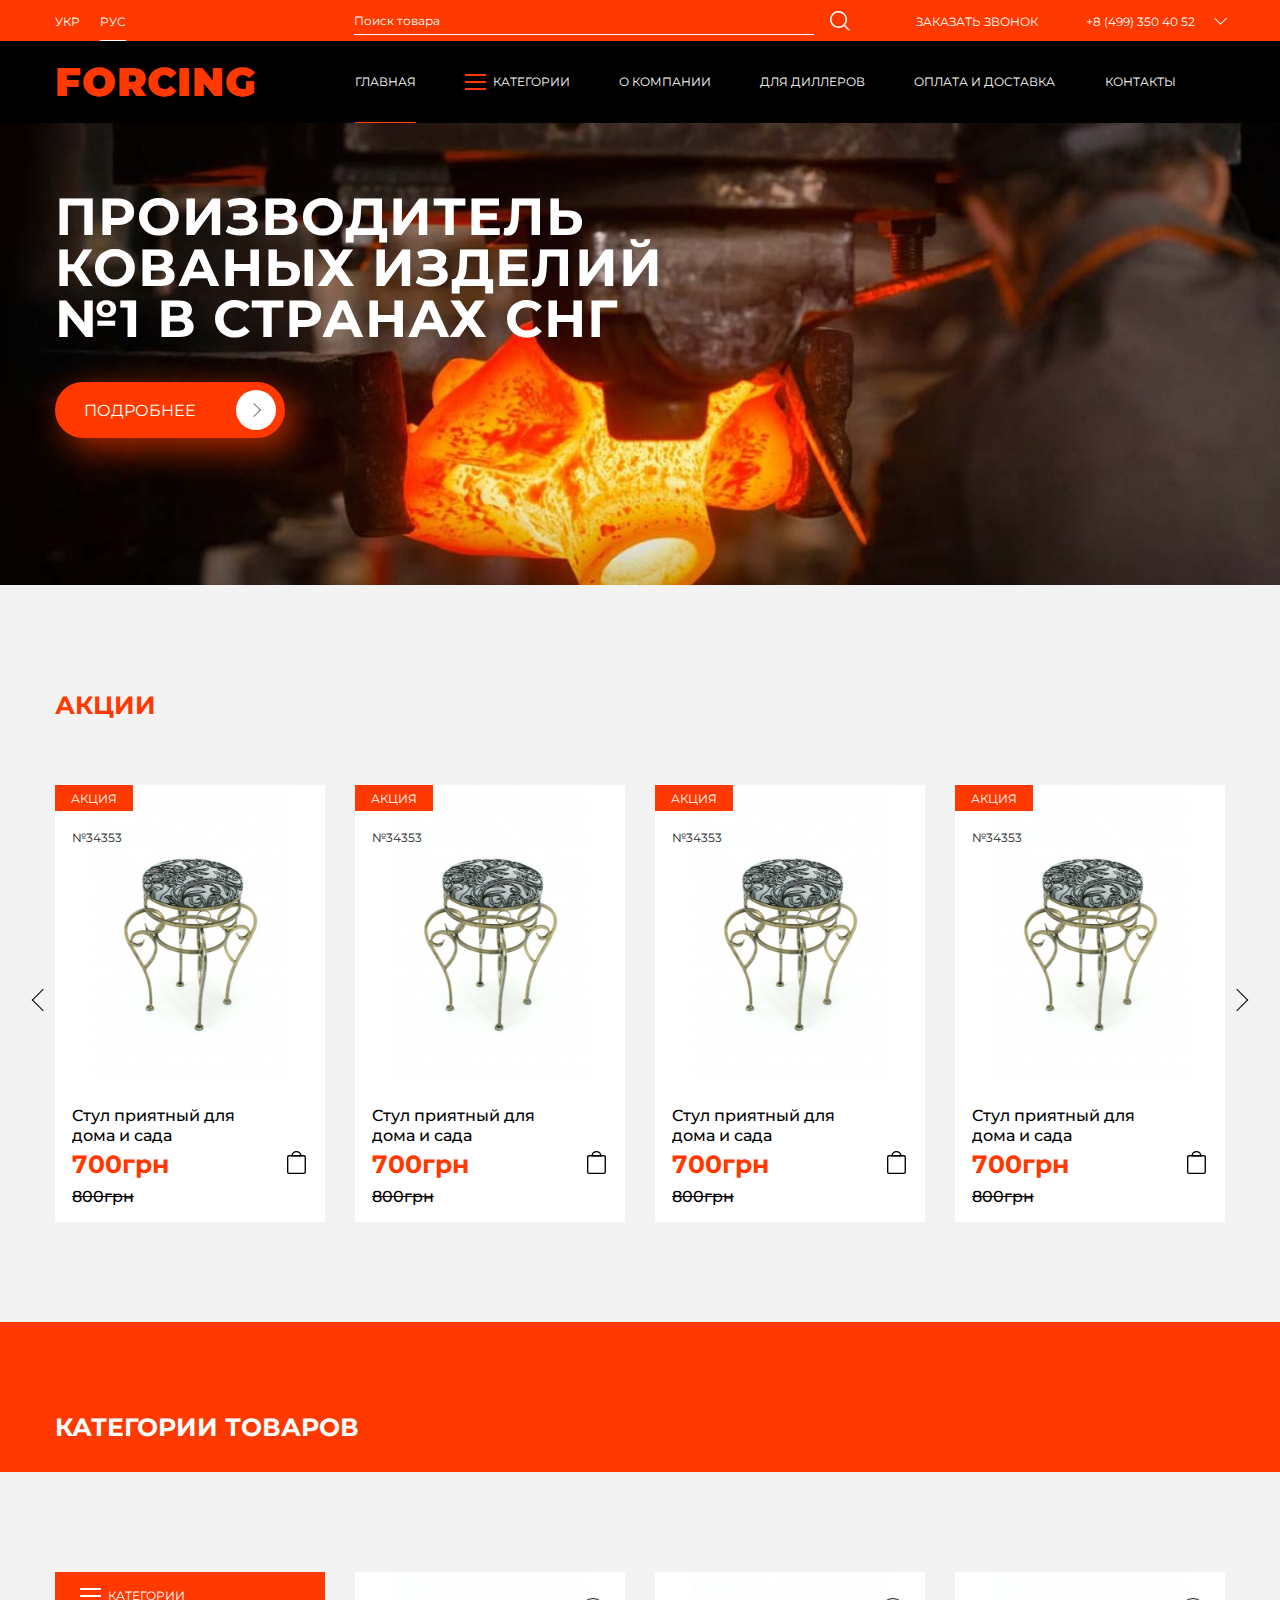
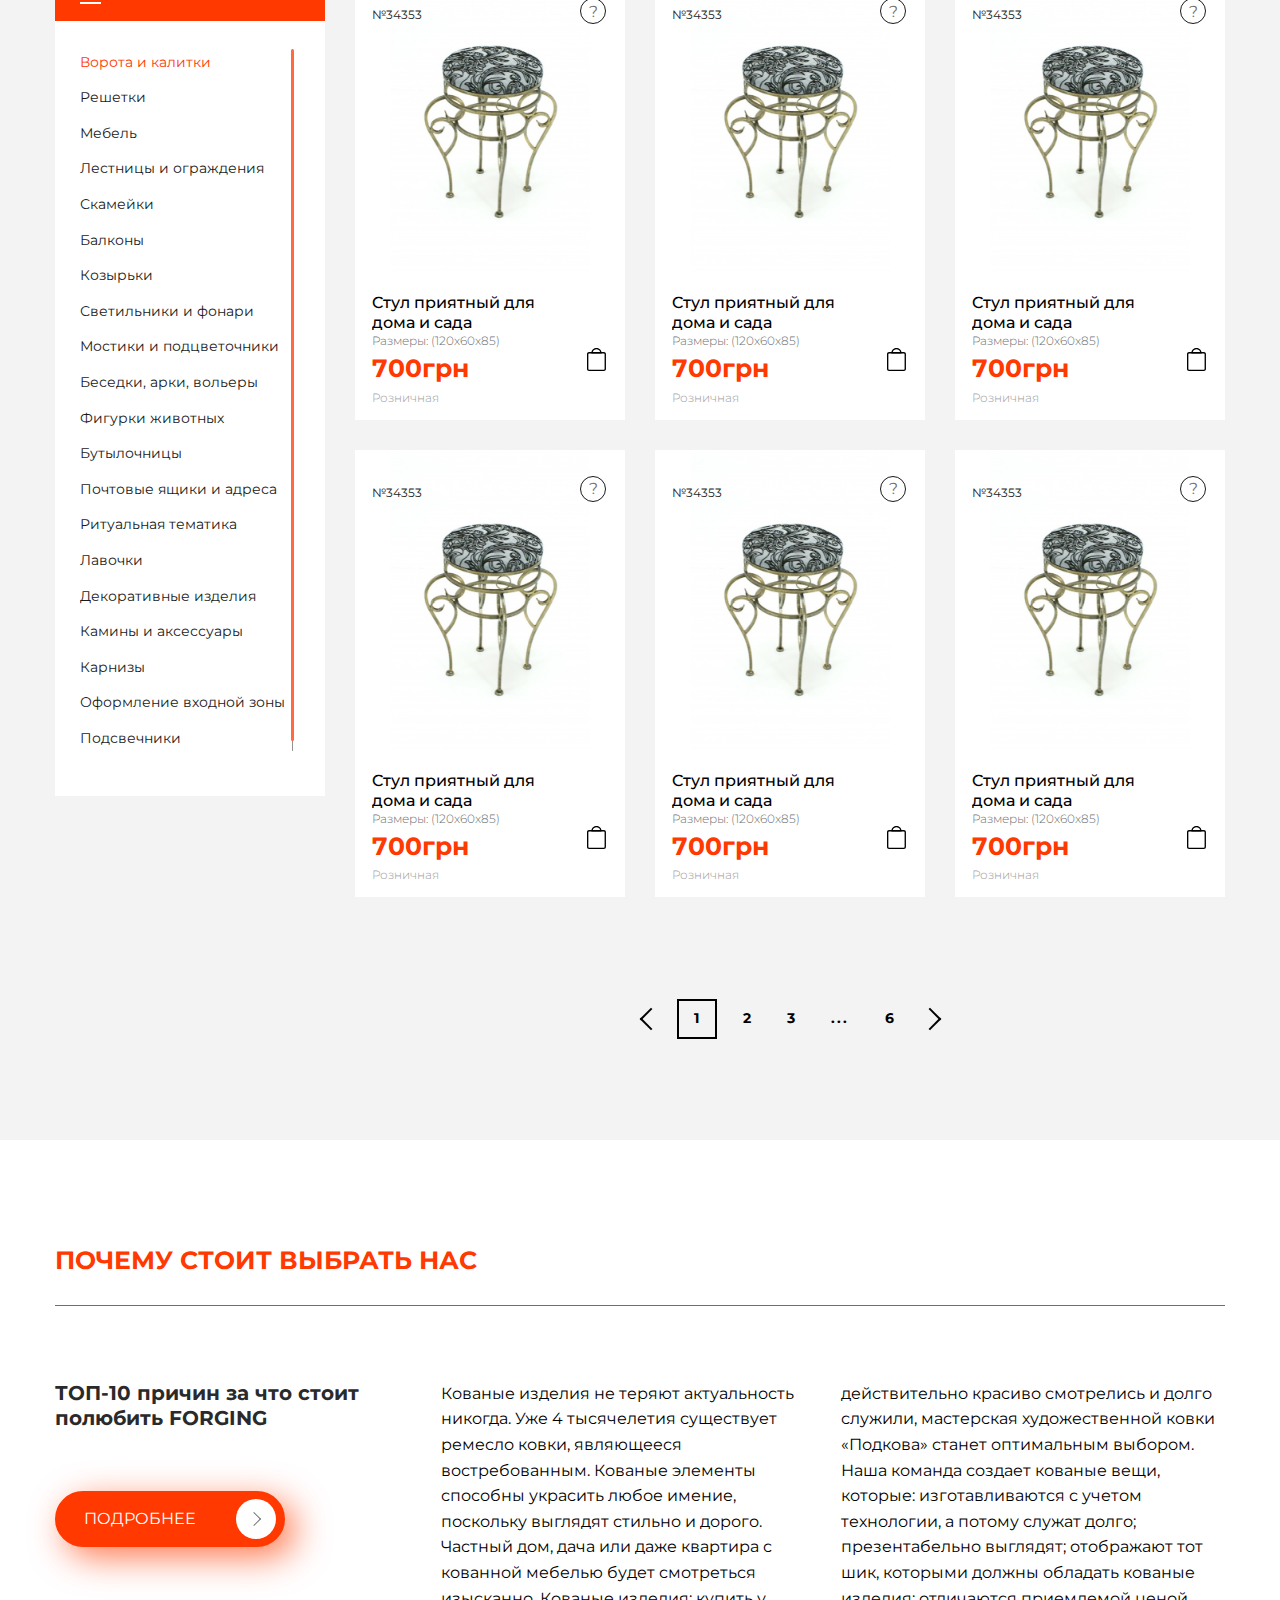
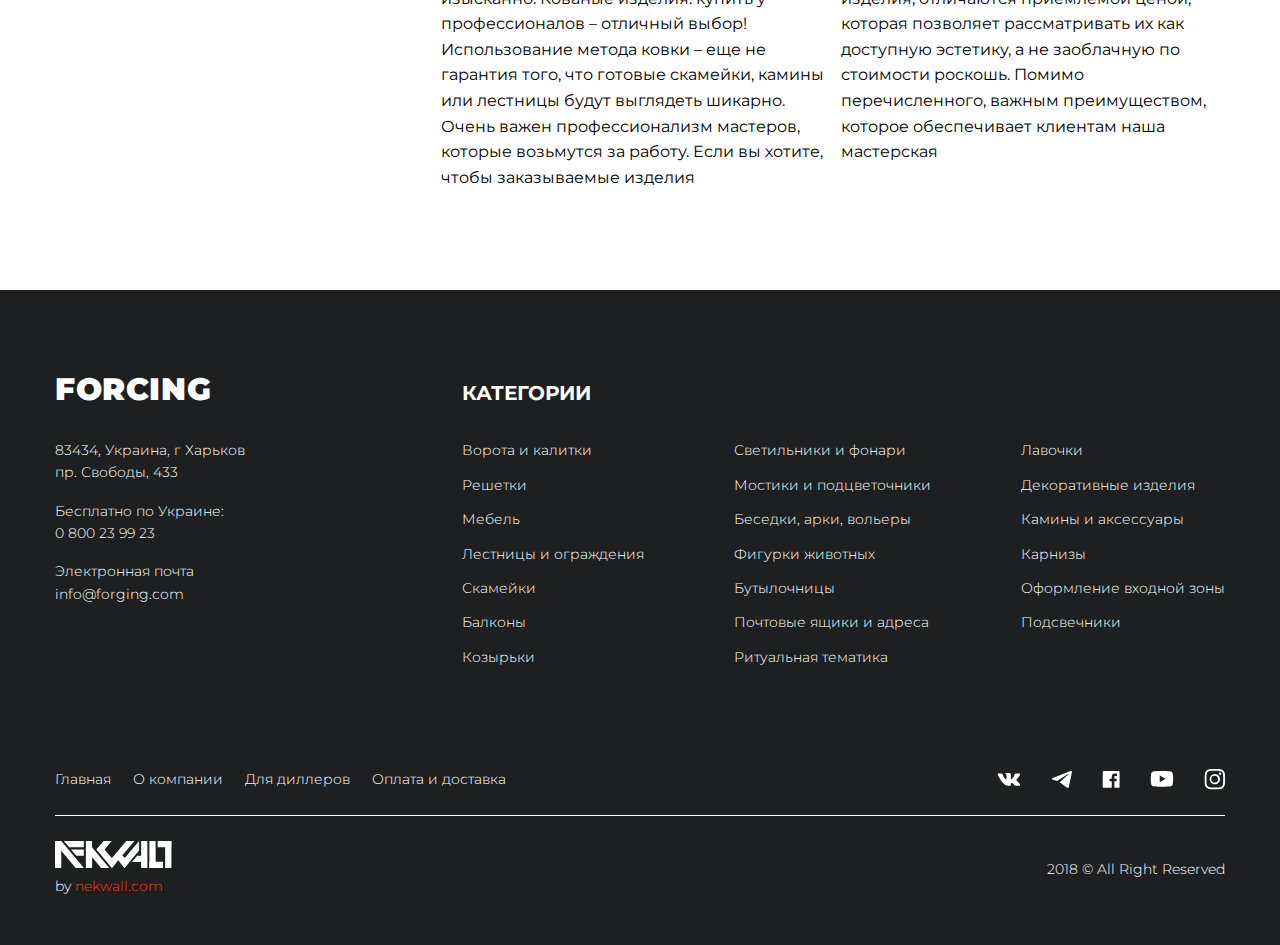
<file: index.html>
<!doctype html>
<html lang="ru">
<head>
    <meta charset="utf-8">
    <meta name="robots" content="noindex,nofollow">
    <meta name="theme-color" content="#ff3d00"/>
    <meta name="viewport" content="width=device-width, initial-scale=1, maximum-scale=1"/>
    <link rel="shortcut icon" href="img/16.png"/>
    <link rel="apple-touch-icon" href="img/60.png"/>
    <link rel="apple-touch-icon" sizes="76x76" href="img/76.png"/>
    <link rel="apple-touch-icon" sizes="120x120" href="img/120.png"/>
    <link rel="apple-touch-icon" sizes="152x152" href="img/152.png"/>
    <title>Forcing</title>
    <meta name="description" content="">
    <meta name="keywords" content="">
    <meta property="og:title" content=""/>
    <meta property="og:description" content=""/>
    <meta property="og:image" content="img/opengraph.png"/>
    <!--[if IE]>
    <script>
        document.createElement('header');
        document.createElement('nav');
        document.createElement('main');
        document.createElement('section');
        document.createElement('article');
        document.createElement('aside');
        document.createElement('footer');
    </script>
    <![endif]-->
    <link rel="stylesheet" href="css/main.css">
    <link href="https://fonts.googleapis.com/css?family=Montserrat:300,400,500,700,900" rel="stylesheet">
</head>
<body>

<div class="wrapper">

    <!--HEADER-->
    <header class="header">
        <div class="header-top">
            <div class="container">
                <div class="header-top-holder">
                    <div class="left">
                        <div class="select-language">
                            <span class="ukr">УКР</span>
                            <span class="rus active-language">РУС</span>
                        </div>
                    </div>
                    <div class="right">
                        <div class="form-holder">
                            <form>
                                <input type="search" placeholder="Поиск товара">
                                <a href="search.html">
                                    <svg xmlns="http://www.w3.org/2000/svg" xmlns:xlink="http://www.w3.org/1999/xlink"
    
                                         width="20" height="20" viewBox="0 0 20 20">
                                        <defs>
                                            <path id="7n07a"
                                                  d="M1160.5 26.5a7 7 0 1 0 0-14 7 7 0 0 0 0 14zm6.49-1.51L1172 30c-.67.67-1.33.67-2 0l-4.01-4.01a8.5 8.5 0 1 1 1-1z"/>
                                        </defs>
                                        <g>
                                            <g transform="translate(-1152 -11)">
                                                <g/>
                                                <g>
                                                    <use fill="#fff" xlink:href="#7n07a"/>
                                                </g>
                                            </g>
                                        </g>
                                    </svg>
                                </a>
                            </form>
                        </div>
                        <ul class="callback">
                            <li>
                                <a class="order-call" href="#">
                                    <svg xmlns="http://www.w3.org/2000/svg" xmlns:xlink="http://www.w3.org/1999/xlink"
                                         width="13" height="17" viewBox="0 0 13 17">
                                        <defs>
                                            <path id="4h0na"
                                                  d="M1227.03 24.03c-.8-.5-1.5-.7-2.3.2-1-.3-1.8-1.9-1.8-1.9s-.8-1.5-.4-2.6c1.2-.1 1.5-.7 1.5-1.7l.2-2.3c.1-.9-.4-1.7-1.3-1.7 0 0-3.4-.6-3.9 3.5-.1 1 0 3.2 1.2 5.9s2.9 3.9 3.8 4.5c3.5 2.2 5.3-.5 5.3-.5.5-.8.3-1.6-.5-2.1z"/>
                                            <path id="4h0nb" d="M1227.33 16.73c2 .6 3.1 2.7 2.5 4.7"/>
                                            <path id="4h0nc"
                                                  d="M1228.93 21.33l.4 1.5c0 .1.2.2.3.1l1.1-1.1c.1-.1.1-.3-.1-.3l-1.5-.5c-.1 0-.2.1-.2.3z"/>
                                        </defs>
                                        <g>
                                            <g transform="translate(-1218 -13)">
                                                <g>
                                                    <use fill="#fff" fill-opacity="0" stroke="#f2f2f2"
                                                         stroke-linecap="round"
                                                         stroke-linejoin="round" stroke-miterlimit="50" stroke-width="1.3"
                                                         xlink:href="#4h0na"/>
                                                </g>
                                                <g>
                                                    <g>
                                                        <use fill="#fff" fill-opacity="0" stroke="#f2f2f2"
                                                             stroke-linecap="round" stroke-linejoin="round"
                                                             stroke-miterlimit="50" stroke-width="1.3" xlink:href="#4h0nb"/>
                                                    </g>
                                                    <g>
                                                        <g>
                                                            <use fill="#fff" xlink:href="#4h0nc"/>
                                                        </g>
                                                    </g>
                                                </g>
                                            </g>
                                        </g>
                                    </svg>
                                    Заказать звонок</a>
                                <ul class="dropdown callbackForm">
                                    <li>
                                        <form class="callback-form">
                                            <div class="callback-form-holder">
                                                <input class="default-input" type="text" placeholder="Иван">
                                                <input class="default-input" type="tel" placeholder="Телефон">
                                                <textarea></textarea>
                                                <a href="#" class="button-default submit">ОТПРАВИТЬ</a>
                                            </div>
                                        </form>
                                    </li>
                                </ul>
                            </li>
                            <li><a class="tel" href="tel:+84993504052">+8 (499) 350 40 52</a></li>
                        </ul>
                    </div>
                </div>
            </div>
        </div>
        <div class="header-bottom">
            <div class="container">
                <div class="header-bottom-holder">
                    <div class="left">
                        <a href="/" class="logo">FORCING</a>
                    </div>
                    <div class="right">
                        <nav class="navbar">
                             <span class="hamburger">
                                    <div id="nav-icon">
                                        <span></span>
                                        <span></span>
                                        <span></span>
                                    </div>
                                </span>
                            <ul class="navbar-nav">
                                <li class="nav-item header-top" >
                                    <div class="header-top">
                                        <div class="header-top-holder">
                                            <div class="left">
                                                <div class="select-language">
                                                    <span class="ukr">УКР</span>
                                                    <span class="rus active-language">РУС</span>
                                                </div>
                                            </div>
                                            <div class="right">
                                                <div class="form-holder">
                                                    <form>
                                                        <input type="search" placeholder="Поиск товара">
                                                        <a href="search.html">
                                                            <svg xmlns="http://www.w3.org/2000/svg"
                                                                 xmlns:xlink="http://www.w3.org/1999/xlink"
    
                                                                 width="20" height="20" viewBox="0 0 20 20">
                                                                <defs>
                                                                    <path id="7n07a"
                                                                          d="M1160.5 26.5a7 7 0 1 0 0-14 7 7 0 0 0 0 14zm6.49-1.51L1172 30c-.67.67-1.33.67-2 0l-4.01-4.01a8.5 8.5 0 1 1 1-1z"/>
                                                                </defs>
                                                                <g>
                                                                    <g transform="translate(-1152 -11)">
                                                                        <g/>
                                                                        <g>
                                                                            <use fill="#fff" xlink:href="#7n07a"/>
                                                                        </g>
                                                                    </g>
                                                                </g>
                                                            </svg>
                                                        </a>
                                                    </form>
                                                </div>
                                                <ul class="callback">
                                                    <li>
                                                        <a class="order-call" href="#">
                                                            <svg xmlns="http://www.w3.org/2000/svg" xmlns:xlink="http://www.w3.org/1999/xlink"
                                                                 width="13" height="17" viewBox="0 0 13 17">
                                                                <defs>
                                                                    <path id="4h0na"
                                                                          d="M1227.03 24.03c-.8-.5-1.5-.7-2.3.2-1-.3-1.8-1.9-1.8-1.9s-.8-1.5-.4-2.6c1.2-.1 1.5-.7 1.5-1.7l.2-2.3c.1-.9-.4-1.7-1.3-1.7 0 0-3.4-.6-3.9 3.5-.1 1 0 3.2 1.2 5.9s2.9 3.9 3.8 4.5c3.5 2.2 5.3-.5 5.3-.5.5-.8.3-1.6-.5-2.1z"/>
                                                                    <path id="4h0nb" d="M1227.33 16.73c2 .6 3.1 2.7 2.5 4.7"/>
                                                                    <path id="4h0nc"
                                                                          d="M1228.93 21.33l.4 1.5c0 .1.2.2.3.1l1.1-1.1c.1-.1.1-.3-.1-.3l-1.5-.5c-.1 0-.2.1-.2.3z"/>
                                                                </defs>
                                                                <g>
                                                                    <g transform="translate(-1218 -13)">
                                                                        <g>
                                                                            <use fill="#fff" fill-opacity="0" stroke="#f2f2f2"
                                                                                 stroke-linecap="round"
                                                                                 stroke-linejoin="round" stroke-miterlimit="50" stroke-width="1.3"
                                                                                 xlink:href="#4h0na"/>
                                                                        </g>
                                                                        <g>
                                                                            <g>
                                                                                <use fill="#fff" fill-opacity="0" stroke="#f2f2f2"
                                                                                     stroke-linecap="round" stroke-linejoin="round"
                                                                                     stroke-miterlimit="50" stroke-width="1.3" xlink:href="#4h0nb"/>
                                                                            </g>
                                                                            <g>
                                                                                <g>
                                                                                    <use fill="#fff" xlink:href="#4h0nc"/>
                                                                                </g>
                                                                            </g>
                                                                        </g>
                                                                    </g>
                                                                </g>
                                                            </svg>
                                                            Заказать звонок</a>
                                                        <ul class="dropdown callbackForm">
                                                            <li>
                                                                <form class="callback-form">
                                                                    <div class="callback-form-holder">
                                                                        <input class="default-input" type="text" placeholder="Иван">
                                                                        <input class="default-input" type="tel" placeholder="Телефон">
                                                                        <textarea></textarea>
                                                                        <a href="#" class="button-default submit">ОТПРАВИТЬ</a>
                                                                    </div>
                                                                </form>
                                                            </li>
                                                        </ul>
                                                    </li>
                                                    <li><a class="tel" href="tel:+84993504052">+8 (499) 350 40 52</a></li>
                                                </ul>
                                            </div>
                                        </div>
                                    </div>
                                </li>
                                <li class="nav-item"><a href="/index.html">ГЛАВНАЯ</a></li>
                                <li class="nav-item category">
                                    <div class="menu-icon">
                                        <span></span>
                                        <span></span>
                                        <span></span>
                                    </div>
                                    <a href="/categories.html">КАТЕГОРИИ</a>
                                    <ul class="dropdown">
                                        <div class="container">
                                            <li>
                                                <ul class="download">
                                                    <li>
                                                        <a href="#" download>
                                                            <svg xmlns="http://www.w3.org/2000/svg"
                                                                 xmlns:xlink="http://www.w3.org/1999/xlink" width="46"
                                                                 height="42" viewBox="0 0 46 42">
                                                                <defs>
                                                                    <path id="no4wa"
                                                                          d="M419.32 197.57a3.07 3.07 0 0 1-3.06 3.05h-25.98a3.07 3.07 0 0 1-3.05-3.05v-10.7a3.07 3.07 0 0 1 3.05-3.06h25.98a3.07 3.07 0 0 1 3.06 3.06zm-16.81 7.64c0 .76-.61 1.53-1.53 1.53h-22.92c-.77 0-1.53-.61-1.53-1.53v-35.15c0-.77.61-1.53 1.53-1.53h15.28v7.64a3.07 3.07 0 0 0 3.06 3.06h6.11v3.05h-12.23a4.5 4.5 0 0 0-4.58 4.59v10.7a4.5 4.5 0 0 0 4.58 4.58h12.23zm-7.64-35.92l7.18 8.4h-5.65c-.77 0-1.53-.76-1.53-1.52zm21.4 13h-12.23v-4.6L394.87 167h-16.81a3.07 3.07 0 0 0-3.06 3.06v35.15a3.07 3.07 0 0 0 3.06 3.05h22.92a3.07 3.07 0 0 0 3.06-3.05v-3.06h12.22a4.5 4.5 0 0 0 4.59-4.58v-10.7a4.5 4.5 0 0 0-4.59-4.59z"/>
                                                                    <path id="no4wb"
                                                                          d="M410.15 191.45v-3.05h6.11v-1.53h-7.64v10.7h1.53v-4.59h4.59v-1.53z"/>
                                                                    <path id="no4wc"
                                                                          d="M394.87 191.45h-3.06v-3.05h3.06c.92 0 1.53.6 1.53 1.52s-.61 1.53-1.53 1.53zm0-4.58h-4.59v10.7h1.53v-4.59h3.06a3.07 3.07 0 0 0 3.05-3.06 3.07 3.07 0 0 0-3.05-3.05z"/>
                                                                    <path id="no4wd"
                                                                          d="M405.57 194.51c0 .92-.61 1.53-1.53 1.53h-3.06v-7.64h3.06c.92 0 1.53.6 1.53 1.52zm-1.53-7.64h-4.59v10.7h4.59a3.07 3.07 0 0 0 3.05-3.06v-4.59a3.07 3.07 0 0 0-3.05-3.05z"/>
                                                                </defs>
                                                                <g>
                                                                    <g transform="translate(-375 -167)">
                                                                        <g>
                                                                            <use fill="#ff3d00" xlink:href="#no4wa"/>
                                                                        </g>
                                                                        <g>
                                                                            <use fill="#ff3d00" xlink:href="#no4wb"/>
                                                                        </g>
                                                                        <g>
                                                                            <use fill="#ff3d00" xlink:href="#no4wc"/>
                                                                        </g>
                                                                        <g>
                                                                            <use fill="#ff3d00" xlink:href="#no4wd"/>
                                                                        </g>
                                                                    </g>
                                                                </g>
                                                            </svg>
                                                            <span>Скачать каталог</span>
                                                        </a>
                                                    </li>
                                                    <li>
                                                        <a href="#" download>
                                                            <svg xmlns="http://www.w3.org/2000/svg"
                                                                 xmlns:xlink="http://www.w3.org/1999/xlink" width="46"
                                                                 height="41" viewBox="0 0 46 41">
                                                                <defs>
                                                                    <path id="b2usa"
                                                                          d="M418.79 266.2a3.03 3.03 0 0 1-3.02 3.02H390.1a3.03 3.03 0 0 1-3.02-3.02v-10.57a3.03 3.03 0 0 1 3.02-3.02h25.67a3.03 3.03 0 0 1 3.02 3.02zm-16.61 7.55c0 .75-.6 1.5-1.51 1.5h-22.65c-.76 0-1.51-.6-1.51-1.5v-34.73c0-.76.6-1.51 1.51-1.51h15.1v7.55a3.03 3.03 0 0 0 3.02 3.02h6.04v3.02H390.1a4.45 4.45 0 0 0-4.53 4.53v10.57a4.45 4.45 0 0 0 4.53 4.53h12.08zm-7.55-35.49l7.1 8.3h-5.6c-.75 0-1.5-.75-1.5-1.5zm21.14 12.84h-12.08v-4.53L394.63 236h-16.61a3.03 3.03 0 0 0-3.02 3.02v34.73a3.03 3.03 0 0 0 3.02 3.02h22.65a3.03 3.03 0 0 0 3.02-3.02v-3.02h12.08a4.45 4.45 0 0 0 4.52-4.53v-10.57a4.45 4.45 0 0 0-4.52-4.53z"/>
                                                                    <path id="b2usb"
                                                                          d="M393.12 260.91l-3.02-5.28h1.5l2.27 3.92 2.27-3.92h1.5l-3.01 5.28 3.02 5.29h-1.51l-2.27-3.93-2.26 3.93h-1.51z"/>
                                                                    <path id="b2usc"
                                                                          d="M406.7 264.69v1.5h-7.54v-10.56h1.5v9.06z"/>
                                                                    <path id="b2usd"
                                                                          d="M411.24 255.63a3.03 3.03 0 0 0-3.02 3.02 3.03 3.03 0 0 0 3.02 3.02h1.5c.91 0 1.52.6 1.52 1.5 0 .91-.6 1.52-1.51 1.52h-1.51c-.91 0-1.51-.76-1.51-1.51h-1.51a3.03 3.03 0 0 0 3.02 3.02h1.5a3.03 3.03 0 0 0 3.03-3.02 3.03 3.03 0 0 0-3.02-3.02h-1.51c-.91 0-1.51-.6-1.51-1.51 0-.9.6-1.51 1.5-1.51h1.52c.9 0 1.5.75 1.5 1.5h1.52a3.03 3.03 0 0 0-3.02-3.01z"/>
                                                                </defs>
                                                                <g>
                                                                    <g transform="translate(-375 -236)">
                                                                        <g>
                                                                            <use fill="#ff3d00" xlink:href="#b2usa"/>
                                                                        </g>
                                                                        <g>
                                                                            <use fill="#ff3d00" xlink:href="#b2usb"/>
                                                                        </g>
                                                                        <g>
                                                                            <use fill="#ff3d00" xlink:href="#b2usc"/>
                                                                        </g>
                                                                        <g>
                                                                            <use fill="#ff3d00" xlink:href="#b2usd"/>
                                                                        </g>
                                                                    </g>
                                                                </g>
                                                            </svg>
                                                            <span>Скачать прайс-лист</span>
                                                        </a>
                                                    </li>
                                                </ul>
                                            </li>
                                            <li>
                                                <ul class="categories-list">
                                                    <li><a href="#">Ворота и калитки</a></li>
                                                    <li><a href="#">Решетки</a></li>
                                                    <li><a href="#">Мебель</a></li>
                                                    <li><a href="#">Лестницы и ограждения</a></li>
                                                    <li><a href="#">Скамейки</a></li>
                                                    <li><a href="#">Балконы</a></li>
                                                    <li><a href="#">Козырьки</a></li>
                                                </ul>
                                            </li>
                                            <li>
                                                <ul class="categories-list">
                                                    <li><a href="#">Светильники и фонари</a></li>
                                                    <li><a href="#">Мостики и подцветочники</a></li>
                                                    <li><a href="#">Беседки, арки, вольеры</a></li>
                                                    <li><a href="#">Фигурки животных</a></li>
                                                    <li><a href="#">Бутылочницы</a></li>
                                                    <li><a href="#">Почтовые ящики и адреса</a></li>
                                                    <li><a href="#">Ритуальная тематика</a></li>
                                                </ul>
                                            </li>
                                            <li>
                                                <ul class="categories-list">
                                                    <li><a href="#">Лавочки</a></li>
                                                    <li><a href="#">Декоративные изделия</a></li>
                                                    <li><a href="#">Камины и аксессуары</a></li>
                                                    <li><a href="#">Карнизы</a></li>
                                                    <li><a href="#">Оформление входной зоны</a></li>
                                                    <li><a href="#">Подсвечники</a></li>
                                                </ul>
                                            </li>
                                        </div>
                                    </ul>
                                </li>
                                <li class="nav-item"><a href="/about-company.html">О КОМПАНИИ</a></li>
                                <li class="nav-item"><a href="/for-dealers.html">ДЛЯ ДИЛЛЕРОВ</a></li>
                                <li class="nav-item"><a href="/payment-and-delivery.html">ОПЛАТА И ДОСТАВКА</a></li>
                                <li class="nav-item"><a href="/contacts.html">КОНТАКТЫ</a></li>
                                <li class="nav-item">
                                    <div class="bug">
                                        <a href="/basket.html">
                                            <svg xmlns="http://www.w3.org/2000/svg" xmlns:xlink="http://www.w3.org/1999/xlink"
                                                 width="19" height="23" viewBox="0 0 19 23">
                                                <defs>
                                                    <path id="f65fa"
                                                          d="M1536.59 86.97c0 .38-.3.68-.68.68h-14.88a.67.67 0 0 1-.68-.68V72.1c0-.38.3-.68.68-.68h14.88c.38 0 .68.3.68.68zm-15.56-16.91c-1.12 0-2.03.9-2.03 2.03v14.88c0 1.12.9 2.03 2.03 2.03h14.88c1.12 0 2.03-.9 2.03-2.03V72.1c0-1.12-.9-2.03-2.03-2.03z"/>
                                                    <path id="f65fb"
                                                          d="M1524.82 70.06h7.3c-.36-1.7-2.05-2.7-3.65-2.7s-3.29 1-3.65 2.7zm8.72 1.35h-10.14v-.67c0-2.93 2.64-4.74 5.07-4.74 2.44 0 5.07 1.81 5.07 4.74z"/>
                                                </defs>
                                                <g>
                                                    <g transform="translate(-1519 -66)">
                                                        <g>
                                                            <g>
                                                                <use fill="#fff" xlink:href="#f65fa"/>
                                                            </g>
                                                        </g>
                                                        <g>
                                                            <g>
                                                                <use fill="#fff" xlink:href="#f65fb"/>
                                                            </g>
                                                        </g>
                                                    </g>
                                                </g>
                                            </svg>
                                        </a>
                                    </div>
                                </li>
                            </ul>
                        </nav>
                    </div>
                    <div class="bug">
                        <a href="/basket.html">
                            <svg xmlns="http://www.w3.org/2000/svg" xmlns:xlink="http://www.w3.org/1999/xlink"
                                 width="19" height="23" viewBox="0 0 19 23">
                                <defs>
                                    <path id="f65fa"
                                          d="M1536.59 86.97c0 .38-.3.68-.68.68h-14.88a.67.67 0 0 1-.68-.68V72.1c0-.38.3-.68.68-.68h14.88c.38 0 .68.3.68.68zm-15.56-16.91c-1.12 0-2.03.9-2.03 2.03v14.88c0 1.12.9 2.03 2.03 2.03h14.88c1.12 0 2.03-.9 2.03-2.03V72.1c0-1.12-.9-2.03-2.03-2.03z"/>
                                    <path id="f65fb"
                                          d="M1524.82 70.06h7.3c-.36-1.7-2.05-2.7-3.65-2.7s-3.29 1-3.65 2.7zm8.72 1.35h-10.14v-.67c0-2.93 2.64-4.74 5.07-4.74 2.44 0 5.07 1.81 5.07 4.74z"/>
                                </defs>
                                <g>
                                    <g transform="translate(-1519 -66)">
                                        <g>
                                            <g>
                                                <use fill="#fff" xlink:href="#f65fa"/>
                                            </g>
                                        </g>
                                        <g>
                                            <g>
                                                <use fill="#fff" xlink:href="#f65fb"/>
                                            </g>
                                        </g>
                                    </g>
                                </g>
                            </svg>
                        </a>
                    </div>
                </div>
            </div>
        </div>
    
        <!-- The Modal -->
        <div class="modal callbackModal">
    
            <!-- Modal content -->
            <div class="modal-content">
                <span class="close">&times;</span>
                <p>Ваша заявка была успешно отправлена!</p>
            </div>
    
        </div>
    </header>

    <!--CONTENT-->
    <main id="main-page">

        <!--banner-section-->
        <section class="section-banner">
            <div class="container">
                <div class="section-banner-holder">
                    <h1>ПРОИЗВОДИТЕЛЬ КОВАНЫХ ИЗДЕЛИЙ №1 В СТРАНАХ СНГ</h1>
                    <a href="#" class="button-default">ПОДРОБНЕЕ</a>
                </div>
            </div>
        </section>

        <!--section offers-->
        <section class="section section-offers">
            <div class="container">
                <h3 class="section-title">АКЦИИ</h3>
                <div class="swiper-container default-slider">
                    <div class="swiper-wrapper">
                        <div class="swiper-slide">
                            <div class="card">
                                <a href="product-page.html" class="product-detailed"></a>
                                <div class="card-image">
                                    <img src="img/background/example-img.png" alt="product" class="product-image">
                                </div>
                                <div class="card-description">
                                    <h2 class="product-title">Cтул приятный для дома и сада</h2>
                                    <div class="product-price">
                                        <span class="price-in-offer">700грн</span>
                                        <span class="old-price">800грн</span>
                                    </div>
                                </div>
                                <span class="offer-marker">Акция</span>
                                <span class="product-article">№34353</span>
                                <span class="add-to-bug">
                                    <svg xmlns="http://www.w3.org/2000/svg" xmlns:xlink="http://www.w3.org/1999/xlink"
                                         width="19" height="23" viewBox="0 0 19 23">
                                        <defs>
                                            <path id="f65fa"
                                                  d="M1536.59 86.97c0 .38-.3.68-.68.68h-14.88a.67.67 0 0 1-.68-.68V72.1c0-.38.3-.68.68-.68h14.88c.38 0 .68.3.68.68zm-15.56-16.91c-1.12 0-2.03.9-2.03 2.03v14.88c0 1.12.9 2.03 2.03 2.03h14.88c1.12 0 2.03-.9 2.03-2.03V72.1c0-1.12-.9-2.03-2.03-2.03z"/>
                                            <path id="f65fb"
                                                  d="M1524.82 70.06h7.3c-.36-1.7-2.05-2.7-3.65-2.7s-3.29 1-3.65 2.7zm8.72 1.35h-10.14v-.67c0-2.93 2.64-4.74 5.07-4.74 2.44 0 5.07 1.81 5.07 4.74z"/>
                                        </defs>
                                        <g>
                                            <g transform="translate(-1519 -66)">
                                                <g>
                                                    <g>
                                                        <use fill="#fff" xlink:href="#f65fa"/>
                                                    </g>
                                                </g>
                                                <g>
                                                    <g>
                                                        <use fill="#fff" xlink:href="#f65fb"/>
                                                    </g>
                                                </g>
                                            </g>
                                        </g>
                                    </svg>
                                </span>
                            </div>
                        </div>
                        <div class="swiper-slide">
                            <div class="card">
                                <a href="product-page.html" class="product-detailed"></a>
                                <div class="card-image">
                                    <img src="img/background/example-img.png" alt="product" class="product-image">
                                </div>
                                <div class="card-description">
                                    <h2 class="product-title">Cтул приятный для дома и сада</h2>
                                    <div class="product-price">
                                        <span class="price-in-offer">700грн</span>
                                        <span class="old-price">800грн</span>
                                    </div>
                                </div>
                                <span class="offer-marker">Акция</span>
                                <span class="product-article">№34353</span>
                                <span class="add-to-bug">
                                    <svg xmlns="http://www.w3.org/2000/svg" xmlns:xlink="http://www.w3.org/1999/xlink"
                                         width="19" height="23" viewBox="0 0 19 23">
                                        <defs>
                                            <path id="f65fa"
                                                  d="M1536.59 86.97c0 .38-.3.68-.68.68h-14.88a.67.67 0 0 1-.68-.68V72.1c0-.38.3-.68.68-.68h14.88c.38 0 .68.3.68.68zm-15.56-16.91c-1.12 0-2.03.9-2.03 2.03v14.88c0 1.12.9 2.03 2.03 2.03h14.88c1.12 0 2.03-.9 2.03-2.03V72.1c0-1.12-.9-2.03-2.03-2.03z"/>
                                            <path id="f65fb"
                                                  d="M1524.82 70.06h7.3c-.36-1.7-2.05-2.7-3.65-2.7s-3.29 1-3.65 2.7zm8.72 1.35h-10.14v-.67c0-2.93 2.64-4.74 5.07-4.74 2.44 0 5.07 1.81 5.07 4.74z"/>
                                        </defs>
                                        <g>
                                            <g transform="translate(-1519 -66)">
                                                <g>
                                                    <g>
                                                        <use fill="#fff" xlink:href="#f65fa"/>
                                                    </g>
                                                </g>
                                                <g>
                                                    <g>
                                                        <use fill="#fff" xlink:href="#f65fb"/>
                                                    </g>
                                                </g>
                                            </g>
                                        </g>
                                    </svg>
                                </span>
                            </div>
                        </div>
                        <div class="swiper-slide">
                            <div class="card">
                                <a href="product-page.html" class="product-detailed"></a>
                                <div class="card-image">
                                    <img src="img/background/example-img.png" alt="product" class="product-image">
                                </div>
                                <div class="card-description">
                                    <h2 class="product-title">Cтул приятный для дома и сада</h2>
                                    <div class="product-price">
                                        <span class="price-in-offer">700грн</span>
                                        <span class="old-price">800грн</span>
                                    </div>
                                </div>
                                <span class="offer-marker">Акция</span>
                                <span class="product-article">№34353</span>
                                <span class="add-to-bug">
                                    <svg xmlns="http://www.w3.org/2000/svg" xmlns:xlink="http://www.w3.org/1999/xlink"
                                         width="19" height="23" viewBox="0 0 19 23">
                                        <defs>
                                            <path id="f65fa"
                                                  d="M1536.59 86.97c0 .38-.3.68-.68.68h-14.88a.67.67 0 0 1-.68-.68V72.1c0-.38.3-.68.68-.68h14.88c.38 0 .68.3.68.68zm-15.56-16.91c-1.12 0-2.03.9-2.03 2.03v14.88c0 1.12.9 2.03 2.03 2.03h14.88c1.12 0 2.03-.9 2.03-2.03V72.1c0-1.12-.9-2.03-2.03-2.03z"/>
                                            <path id="f65fb"
                                                  d="M1524.82 70.06h7.3c-.36-1.7-2.05-2.7-3.65-2.7s-3.29 1-3.65 2.7zm8.72 1.35h-10.14v-.67c0-2.93 2.64-4.74 5.07-4.74 2.44 0 5.07 1.81 5.07 4.74z"/>
                                        </defs>
                                        <g>
                                            <g transform="translate(-1519 -66)">
                                                <g>
                                                    <g>
                                                        <use fill="#fff" xlink:href="#f65fa"/>
                                                    </g>
                                                </g>
                                                <g>
                                                    <g>
                                                        <use fill="#fff" xlink:href="#f65fb"/>
                                                    </g>
                                                </g>
                                            </g>
                                        </g>
                                    </svg>
                                </span>
                            </div>
                        </div>
                        <div class="swiper-slide">
                            <div class="card">
                                <a href="product-page.html" class="product-detailed"></a>
                                <div class="card-image">
                                    <img src="img/background/example-img.png" alt="product" class="product-image">
                                </div>
                                <div class="card-description">
                                    <h2 class="product-title">Cтул приятный для дома и сада</h2>
                                    <div class="product-price">
                                        <span class="price-in-offer">700грн</span>
                                        <span class="old-price">800грн</span>
                                    </div>
                                </div>
                                <span class="offer-marker">Акция</span>
                                <span class="product-article">№34353</span>
                                <span class="add-to-bug">
                                    <svg xmlns="http://www.w3.org/2000/svg" xmlns:xlink="http://www.w3.org/1999/xlink"
                                         width="19" height="23" viewBox="0 0 19 23">
                                        <defs>
                                            <path id="f65fa"
                                                  d="M1536.59 86.97c0 .38-.3.68-.68.68h-14.88a.67.67 0 0 1-.68-.68V72.1c0-.38.3-.68.68-.68h14.88c.38 0 .68.3.68.68zm-15.56-16.91c-1.12 0-2.03.9-2.03 2.03v14.88c0 1.12.9 2.03 2.03 2.03h14.88c1.12 0 2.03-.9 2.03-2.03V72.1c0-1.12-.9-2.03-2.03-2.03z"/>
                                            <path id="f65fb"
                                                  d="M1524.82 70.06h7.3c-.36-1.7-2.05-2.7-3.65-2.7s-3.29 1-3.65 2.7zm8.72 1.35h-10.14v-.67c0-2.93 2.64-4.74 5.07-4.74 2.44 0 5.07 1.81 5.07 4.74z"/>
                                        </defs>
                                        <g>
                                            <g transform="translate(-1519 -66)">
                                                <g>
                                                    <g>
                                                        <use fill="#fff" xlink:href="#f65fa"/>
                                                    </g>
                                                </g>
                                                <g>
                                                    <g>
                                                        <use fill="#fff" xlink:href="#f65fb"/>
                                                    </g>
                                                </g>
                                            </g>
                                        </g>
                                    </svg>
                                </span>
                            </div>
                        </div>
                        <div class="swiper-slide">
                            <div class="card">
                                <a href="product-page.html" class="product-detailed"></a>
                                <div class="card-image">
                                    <img src="img/background/example-img.png" alt="product" class="product-image">
                                </div>
                                <div class="card-description">
                                    <h2 class="product-title">Cтул приятный для дома и сада</h2>
                                    <div class="product-price">
                                        <span class="price-in-offer">700грн</span>
                                        <span class="old-price">800грн</span>
                                    </div>
                                </div>
                                <span class="offer-marker">Акция</span>
                                <span class="product-article">№34353</span>
                                <span class="add-to-bug">
                                    <svg xmlns="http://www.w3.org/2000/svg" xmlns:xlink="http://www.w3.org/1999/xlink"
                                         width="19" height="23" viewBox="0 0 19 23">
                                        <defs>
                                            <path id="f65fa"
                                                  d="M1536.59 86.97c0 .38-.3.68-.68.68h-14.88a.67.67 0 0 1-.68-.68V72.1c0-.38.3-.68.68-.68h14.88c.38 0 .68.3.68.68zm-15.56-16.91c-1.12 0-2.03.9-2.03 2.03v14.88c0 1.12.9 2.03 2.03 2.03h14.88c1.12 0 2.03-.9 2.03-2.03V72.1c0-1.12-.9-2.03-2.03-2.03z"/>
                                            <path id="f65fb"
                                                  d="M1524.82 70.06h7.3c-.36-1.7-2.05-2.7-3.65-2.7s-3.29 1-3.65 2.7zm8.72 1.35h-10.14v-.67c0-2.93 2.64-4.74 5.07-4.74 2.44 0 5.07 1.81 5.07 4.74z"/>
                                        </defs>
                                        <g>
                                            <g transform="translate(-1519 -66)">
                                                <g>
                                                    <g>
                                                        <use fill="#fff" xlink:href="#f65fa"/>
                                                    </g>
                                                </g>
                                                <g>
                                                    <g>
                                                        <use fill="#fff" xlink:href="#f65fb"/>
                                                    </g>
                                                </g>
                                            </g>
                                        </g>
                                    </svg>
                                </span>
                            </div>
                        </div>
                    </div>
                </div>
                <div class="swiper-button swiper-button-prev"></div>
                <div class="swiper-button swiper-button-next"></div>
            </div>
        </section>

        <!--section product categories -->
        <section class="section section-product-categories">
            <div class="section-heading">
                <div class="container">
                    <h3 class="section-title-inverse">КАТЕГОРИИ ТОВАРОВ</h3>
                </div>
            </div>
            <div class="container">
                <div class="section-product-categories-holder">
                    <aside>
                        <ul>
                            <li class="category">
                                <span id="asideBtn" class="title">
                                    <div class="menu-icon">
                                        <span class="inverse"></span>
                                        <span class="inverse"></span>
                                        <span class="inverse"></span>
                                    </div>
                                    <span>КАТЕГОРИИ</span>
                                </span>
                                <ul id="scrollListInner" class="dropdown">
                                    <li class="active"><a href="#">Ворота и калитки</a></li>
                                    <li><a href="#">Решетки</a></li>
                                    <li><a href="#">Мебель</a></li>
                                    <li><a href="#">Лестницы и ограждения</a></li>
                                    <li><a href="#">Скамейки</a></li>
                                    <li><a href="#">Балконы</a></li>
                                    <li><a href="#">Козырьки</a></li>
                                    <li><a href="#">Светильники и фонари</a></li>
                                    <li><a href="#">Мостики и подцветочники</a></li>
                                    <li><a href="#">Беседки, арки, вольеры</a></li>
                                    <li><a href="#">Фигурки животных</a></li>
                                    <li><a href="#">Бутылочницы</a></li>
                                    <li><a href="#">Почтовые ящики и адреса</a></li>
                                    <li><a href="#">Ритуальная тематика</a></li>
                                    <li><a href="#">Лавочки</a></li>
                                    <li><a href="#">Декоративные изделия</a></li>
                                    <li><a href="#">Камины и аксессуары</a></li>
                                    <li><a href="#">Карнизы</a></li>
                                    <li><a href="#">Оформление входной зоны</a></li>
                                    <li><a href="#">Подсвечники</a></li>
                                </ul>
                            </li>
                        </ul>
                    </aside>
                    <div class="categories-product-cards">
                        <div class="card card-product-categories">
                            <a href="product-page.html" class="product-detailed"></a>
                            <div class="card-image">
                                <img src="img/background/example-img.png" alt="product" class="product-image">
                            </div>
                            <div class="card-description">
                                <h2 class="product-title">Cтул приятный для дома и сада</h2>
                                <span class="product-size">Размеры: (120х60х85)</span>
                                <div class="product-price">
                                    <span class="price-in-offer">700грн</span>
                                    <span class="type-of-sale">Розничная</span>
                                </div>
                            </div>
                            <span class="product-article">№34353</span>
                            <a href="#" class="add-to-bug">
                                <svg xmlns="http://www.w3.org/2000/svg" xmlns:xlink="http://www.w3.org/1999/xlink"
                                     width="19" height="23" viewBox="0 0 19 23">
                                    <defs>
                                        <path id="f65fa"
                                              d="M1536.59 86.97c0 .38-.3.68-.68.68h-14.88a.67.67 0 0 1-.68-.68V72.1c0-.38.3-.68.68-.68h14.88c.38 0 .68.3.68.68zm-15.56-16.91c-1.12 0-2.03.9-2.03 2.03v14.88c0 1.12.9 2.03 2.03 2.03h14.88c1.12 0 2.03-.9 2.03-2.03V72.1c0-1.12-.9-2.03-2.03-2.03z"/>
                                        <path id="f65fb"
                                              d="M1524.82 70.06h7.3c-.36-1.7-2.05-2.7-3.65-2.7s-3.29 1-3.65 2.7zm8.72 1.35h-10.14v-.67c0-2.93 2.64-4.74 5.07-4.74 2.44 0 5.07 1.81 5.07 4.74z"/>
                                    </defs>
                                    <g>
                                        <g transform="translate(-1519 -66)">
                                            <g>
                                                <g>
                                                    <use fill="#fff" xlink:href="#f65fa"/>
                                                </g>
                                            </g>
                                            <g>
                                                <g>
                                                    <use fill="#fff" xlink:href="#f65fb"/>
                                                </g>
                                            </g>
                                        </g>
                                    </g>
                                </svg>
                            </a>
                            <span class="more-info">?</span>
                            <div class="special-offer">
                                <span>При заказе от 3 шт действует оптовая цена - 560грн</span>
                            </div>
                        </div>
                        <div class="card card-product-categories">
                            <a href="product-page.html" class="product-detailed"></a>
                            <div class="card-image">
                                <img src="img/background/example-img.png" alt="product" class="product-image">
                            </div>
                            <div class="card-description">
                                <h2 class="product-title">Cтул приятный для дома и сада</h2>
                                <span class="product-size">Размеры: (120х60х85)</span>
                                <div class="product-price">
                                    <span class="price-in-offer">700грн</span>
                                    <span class="type-of-sale">Розничная</span>
                                </div>
                            </div>
                            <span class="product-article">№34353</span>
                            <a href="#" class="add-to-bug">
                                <svg xmlns="http://www.w3.org/2000/svg" xmlns:xlink="http://www.w3.org/1999/xlink"
                                     width="19" height="23" viewBox="0 0 19 23">
                                    <defs>
                                        <path id="f65fa"
                                              d="M1536.59 86.97c0 .38-.3.68-.68.68h-14.88a.67.67 0 0 1-.68-.68V72.1c0-.38.3-.68.68-.68h14.88c.38 0 .68.3.68.68zm-15.56-16.91c-1.12 0-2.03.9-2.03 2.03v14.88c0 1.12.9 2.03 2.03 2.03h14.88c1.12 0 2.03-.9 2.03-2.03V72.1c0-1.12-.9-2.03-2.03-2.03z"/>
                                        <path id="f65fb"
                                              d="M1524.82 70.06h7.3c-.36-1.7-2.05-2.7-3.65-2.7s-3.29 1-3.65 2.7zm8.72 1.35h-10.14v-.67c0-2.93 2.64-4.74 5.07-4.74 2.44 0 5.07 1.81 5.07 4.74z"/>
                                    </defs>
                                    <g>
                                        <g transform="translate(-1519 -66)">
                                            <g>
                                                <g>
                                                    <use fill="#fff" xlink:href="#f65fa"/>
                                                </g>
                                            </g>
                                            <g>
                                                <g>
                                                    <use fill="#fff" xlink:href="#f65fb"/>
                                                </g>
                                            </g>
                                        </g>
                                    </g>
                                </svg>
                            </a>
                            <span class="more-info">?</span>
                            <div class="special-offer">
                                <span>При заказе от 3 шт действует оптовая цена - 560грн</span>
                            </div>
                        </div>
                        <div class="card card-product-categories">
                            <a href="product-page.html" class="product-detailed"></a>
                            <div class="card-image">
                                <img src="img/background/example-img.png" alt="product" class="product-image">
                            </div>
                            <div class="card-description">
                                <h2 class="product-title">Cтул приятный для дома и сада</h2>
                                <span class="product-size">Размеры: (120х60х85)</span>
                                <div class="product-price">
                                    <span class="price-in-offer">700грн</span>
                                    <span class="type-of-sale">Розничная</span>
                                </div>
                            </div>
                            <span class="product-article">№34353</span>
                            <a href="#" class="add-to-bug">
                                <svg xmlns="http://www.w3.org/2000/svg" xmlns:xlink="http://www.w3.org/1999/xlink"
                                     width="19" height="23" viewBox="0 0 19 23">
                                    <defs>
                                        <path id="f65fa"
                                              d="M1536.59 86.97c0 .38-.3.68-.68.68h-14.88a.67.67 0 0 1-.68-.68V72.1c0-.38.3-.68.68-.68h14.88c.38 0 .68.3.68.68zm-15.56-16.91c-1.12 0-2.03.9-2.03 2.03v14.88c0 1.12.9 2.03 2.03 2.03h14.88c1.12 0 2.03-.9 2.03-2.03V72.1c0-1.12-.9-2.03-2.03-2.03z"/>
                                        <path id="f65fb"
                                              d="M1524.82 70.06h7.3c-.36-1.7-2.05-2.7-3.65-2.7s-3.29 1-3.65 2.7zm8.72 1.35h-10.14v-.67c0-2.93 2.64-4.74 5.07-4.74 2.44 0 5.07 1.81 5.07 4.74z"/>
                                    </defs>
                                    <g>
                                        <g transform="translate(-1519 -66)">
                                            <g>
                                                <g>
                                                    <use fill="#fff" xlink:href="#f65fa"/>
                                                </g>
                                            </g>
                                            <g>
                                                <g>
                                                    <use fill="#fff" xlink:href="#f65fb"/>
                                                </g>
                                            </g>
                                        </g>
                                    </g>
                                </svg>
                            </a>
                            <span class="more-info">?</span>
                            <div class="special-offer">
                                <span>При заказе от 3 шт действует оптовая цена - 560грн</span>
                            </div>
                        </div>

                        <div class="card card-product-categories">
                            <a href="product-page.html" class="product-detailed"></a>
                            <div class="card-image">
                                <img src="img/background/example-img.png" alt="product" class="product-image">
                            </div>
                            <div class="card-description">
                                <h2 class="product-title">Cтул приятный для дома и сада</h2>
                                <span class="product-size">Размеры: (120х60х85)</span>
                                <div class="product-price">
                                    <span class="price-in-offer">700грн</span>
                                    <span class="type-of-sale">Розничная</span>
                                </div>
                            </div>
                            <span class="product-article">№34353</span>
                            <a href="#" class="add-to-bug">
                                <svg xmlns="http://www.w3.org/2000/svg" xmlns:xlink="http://www.w3.org/1999/xlink"
                                     width="19" height="23" viewBox="0 0 19 23">
                                    <defs>
                                        <path id="f65fa"
                                              d="M1536.59 86.97c0 .38-.3.68-.68.68h-14.88a.67.67 0 0 1-.68-.68V72.1c0-.38.3-.68.68-.68h14.88c.38 0 .68.3.68.68zm-15.56-16.91c-1.12 0-2.03.9-2.03 2.03v14.88c0 1.12.9 2.03 2.03 2.03h14.88c1.12 0 2.03-.9 2.03-2.03V72.1c0-1.12-.9-2.03-2.03-2.03z"/>
                                        <path id="f65fb"
                                              d="M1524.82 70.06h7.3c-.36-1.7-2.05-2.7-3.65-2.7s-3.29 1-3.65 2.7zm8.72 1.35h-10.14v-.67c0-2.93 2.64-4.74 5.07-4.74 2.44 0 5.07 1.81 5.07 4.74z"/>
                                    </defs>
                                    <g>
                                        <g transform="translate(-1519 -66)">
                                            <g>
                                                <g>
                                                    <use fill="#fff" xlink:href="#f65fa"/>
                                                </g>
                                            </g>
                                            <g>
                                                <g>
                                                    <use fill="#fff" xlink:href="#f65fb"/>
                                                </g>
                                            </g>
                                        </g>
                                    </g>
                                </svg>
                            </a>
                            <span class="more-info">?</span>
                            <div class="special-offer">
                                <span>При заказе от 3 шт действует оптовая цена - 560грн</span>
                            </div>
                        </div>
                        <div class="card card-product-categories">
                            <a href="product-page.html" class="product-detailed"></a>
                            <div class="card-image">
                                <img src="img/background/example-img.png" alt="product" class="product-image">
                            </div>
                            <div class="card-description">
                                <h2 class="product-title">Cтул приятный для дома и сада</h2>
                                <span class="product-size">Размеры: (120х60х85)</span>
                                <div class="product-price">
                                    <span class="price-in-offer">700грн</span>
                                    <span class="type-of-sale">Розничная</span>
                                </div>
                            </div>
                            <span class="product-article">№34353</span>
                            <a href="#" class="add-to-bug">
                                <svg xmlns="http://www.w3.org/2000/svg" xmlns:xlink="http://www.w3.org/1999/xlink"
                                     width="19" height="23" viewBox="0 0 19 23">
                                    <defs>
                                        <path id="f65fa"
                                              d="M1536.59 86.97c0 .38-.3.68-.68.68h-14.88a.67.67 0 0 1-.68-.68V72.1c0-.38.3-.68.68-.68h14.88c.38 0 .68.3.68.68zm-15.56-16.91c-1.12 0-2.03.9-2.03 2.03v14.88c0 1.12.9 2.03 2.03 2.03h14.88c1.12 0 2.03-.9 2.03-2.03V72.1c0-1.12-.9-2.03-2.03-2.03z"/>
                                        <path id="f65fb"
                                              d="M1524.82 70.06h7.3c-.36-1.7-2.05-2.7-3.65-2.7s-3.29 1-3.65 2.7zm8.72 1.35h-10.14v-.67c0-2.93 2.64-4.74 5.07-4.74 2.44 0 5.07 1.81 5.07 4.74z"/>
                                    </defs>
                                    <g>
                                        <g transform="translate(-1519 -66)">
                                            <g>
                                                <g>
                                                    <use fill="#fff" xlink:href="#f65fa"/>
                                                </g>
                                            </g>
                                            <g>
                                                <g>
                                                    <use fill="#fff" xlink:href="#f65fb"/>
                                                </g>
                                            </g>
                                        </g>
                                    </g>
                                </svg>
                            </a>
                            <span class="more-info">?</span>
                            <div class="special-offer">
                                <span>При заказе от 3 шт действует оптовая цена - 560грн</span>
                            </div>
                        </div>
                        <div class="card card-product-categories">
                            <a href="product-page.html" class="product-detailed"></a>
                            <div class="card-image">
                                <img src="img/background/example-img.png" alt="product" class="product-image">
                            </div>
                            <div class="card-description">
                                <h2 class="product-title">Cтул приятный для дома и сада</h2>
                                <span class="product-size">Размеры: (120х60х85)</span>
                                <div class="product-price">
                                    <span class="price-in-offer">700грн</span>
                                    <span class="type-of-sale">Розничная</span>
                                </div>
                            </div>
                            <span class="product-article">№34353</span>
                            <a href="#" class="add-to-bug">
                                <svg xmlns="http://www.w3.org/2000/svg" xmlns:xlink="http://www.w3.org/1999/xlink"
                                     width="19" height="23" viewBox="0 0 19 23">
                                    <defs>
                                        <path id="f65fa"
                                              d="M1536.59 86.97c0 .38-.3.68-.68.68h-14.88a.67.67 0 0 1-.68-.68V72.1c0-.38.3-.68.68-.68h14.88c.38 0 .68.3.68.68zm-15.56-16.91c-1.12 0-2.03.9-2.03 2.03v14.88c0 1.12.9 2.03 2.03 2.03h14.88c1.12 0 2.03-.9 2.03-2.03V72.1c0-1.12-.9-2.03-2.03-2.03z"/>
                                        <path id="f65fb"
                                              d="M1524.82 70.06h7.3c-.36-1.7-2.05-2.7-3.65-2.7s-3.29 1-3.65 2.7zm8.72 1.35h-10.14v-.67c0-2.93 2.64-4.74 5.07-4.74 2.44 0 5.07 1.81 5.07 4.74z"/>
                                    </defs>
                                    <g>
                                        <g transform="translate(-1519 -66)">
                                            <g>
                                                <g>
                                                    <use fill="#fff" xlink:href="#f65fa"/>
                                                </g>
                                            </g>
                                            <g>
                                                <g>
                                                    <use fill="#fff" xlink:href="#f65fb"/>
                                                </g>
                                            </g>
                                        </g>
                                    </g>
                                </svg>
                            </a>
                            <span class="more-info">?</span>
                            <div class="special-offer">
                                <span>При заказе от 3 шт действует оптовая цена - 560грн</span>
                            </div>
                        </div>

                        <!--include pagination-->
                        <div class="pagin">
                            <ul>
                                <li class="left-arrow"></li>
                                <li class="active">1</li>
                                <li><a href="#">2</a></li>
                                <li><a href="#">3</a></li>
                                <li class="dots">...</li>
                                <li><a href="#">6</a></li>
                                <li class="right-arrow"><a href="#"></a></li>
                            </ul>
                        </div>
                    </div>
                </div>
            </div>
        </section>

        <!--section why do we choose us-->
        <section class="section section-why-we">
            <div class="container">
                <h3 class="section-title border">ПОЧЕМУ СТОИТ ВЫБРАТЬ НАС</h3>
                <div class="section-why-we-holder">
                    <div class="left">
                        <h3 class="title">ТОП-10 причин за что стоит полюбить FORGING</h3>
                        <a href="#" class="button-default">ПОДРОБНЕЕ</a>
                    </div>
                    <div class="right">
                        <p class="description">Кованые изделия не теряют актуальность никогда. Уже 4 тысячелетия
                            существует ремесло ковки, являющееся востребованным. Кованые
                            элементы способны украсить любое имение, поскольку выглядят стильно и дорого. Частный дом,
                            дача или даже квартира с кованной мебелью будет смотреться изысканно. Кованые изделия:
                            купить у профессионалов – отличный выбор! Использование метода ковки – еще не гарантия того,
                            что готовые скамейки, камины или лестницы будут выглядеть шикарно. Очень важен
                            профессионализм мастеров, которые возьмутся за работу. Если вы хотите, чтобы заказываемые
                            изделия действительно красиво смотрелись и долго служили, мастерская художественной ковки
                            «Подкова» станет оптимальным выбором. Наша команда создает кованые вещи, которые:
                            изготавливаются с учетом технологии, а потому служат долго; презентабельно выглядят;
                            отображают тот шик, которыми должны обладать кованые изделия;
                            отличаются приемлемой ценой, которая позволяет рассматривать их как доступную эстетику, а не
                            заоблачную по стоимости роскошь. Помимо перечисленного, важным преимуществом, которое
                            обеспечивает клиентам наша мастерская </p>
                    </div>
                </div>
            </div>
        </section>
    </main>

    <!--FOOTER-->
    <footer class="footer">
        <div class="container">
            <div class="footer-holder">
                <div class="footer-top">
                    <div class="left">
                        <a href="/" class="footer-logo">Forcing</a>
                        <ul class="contact-area">
                            <li>
                                <span>83434, Украина, г Харьков</span>
                                <span>пр. Свободы, 433</span>
                            </li>
                            <li>
                                <a href="tel:0800239923">
                                    <span>Бесплатно по Украине:</span>
                                    <span>0 800 23 99 23</span>
                                </a>
                            </li>
                            <li>
                                <a href="mailto:">
                                    <span>Электронная почта</span>
                                    <span>info@forging.com</span>
                                </a>
                            </li>
                        </ul>
                    </div>
                    <div class="right">
                        <h2 class="category-title">КАТЕГОРИИ</h2>
                        <div class="categories">
                            <ul class="categories-list">
                                <li><a href="#">Ворота и калитки</a></li>
                                <li><a href="#">Решетки</a></li>
                                <li><a href="#">Мебель</a></li>
                                <li><a href="#">Лестницы и ограждения</a></li>
                                <li><a href="#">Скамейки</a></li>
                                <li><a href="#">Балконы</a></li>
                                <li><a href="#">Козырьки</a></li>
                            </ul>
                            <ul class="categories-list">
                                <li><a href="#">Светильники и фонари</a></li>
                                <li><a href="#">Мостики и подцветочники</a></li>
                                <li><a href="#">Беседки, арки, вольеры</a></li>
                                <li><a href="#">Фигурки животных</a></li>
                                <li><a href="#">Бутылочницы</a></li>
                                <li><a href="#">Почтовые ящики и адреса</a></li>
                                <li><a href="#">Ритуальная тематика</a></li>
                            </ul>
                            <ul class="categories-list">
                                <li><a href="#">Лавочки</a></li>
                                <li><a href="#">Декоративные изделия</a></li>
                                <li><a href="#">Камины и аксессуары</a></li>
                                <li><a href="#">Карнизы</a></li>
                                <li><a href="#">Оформление входной зоны</a></li>
                                <li><a href="#">Подсвечники</a></li>
                            </ul>
                        </div>
                    </div>
                </div>
                <div class="footer-bottom">
                    <div class="top">
                        <nav>
                            <ul class="footer-nav">
                                <li><a href="/index.html">Главная</a></li>
                                <li><a href="/about-company.html">О компании</a></li>
                                <li><a href="/for-dealers.html">Для диллеров</a></li>
                                <li><a href="/payment-and-delivery.html">Оплата и доставка</a></li>
                            </ul>
                        </nav>
                        <ul class="socials">
                            <li><a href="#" target="_blank">
                                <svg xmlns="http://www.w3.org/2000/svg" xmlns:xlink="http://www.w3.org/1999/xlink"
                                     width="24" height="13" viewBox="0 0 24 13">
                                    <defs>
                                        <path id="5ia2a"
                                              d="M1333.67 4613.73h1.35s.4-.05.61-.27c.2-.2.2-.59.2-.59s-.03-1.8.8-2.07c.84-.26 1.9 1.74 3.01 2.51.86.6 1.5.47 1.5.47l3-.04s1.58-.1.84-1.34c-.06-.1-.42-.91-2.22-2.58-1.88-1.74-1.63-1.46.63-4.48 1.38-1.84 1.94-2.96 1.76-3.44-.16-.45-1.18-.33-1.18-.33l-3.37.02s-.26-.02-.44.09-.3.36-.3.36-.53 1.44-1.24 2.64c-1.52 2.56-2.12 2.7-2.36 2.53-.57-.37-.42-1.48-.42-2.28 0-2.47.38-3.5-.73-3.77a6.18 6.18 0 0 0-1.58-.16c-1.2-.01-2.22.01-2.8.3-.38.18-.67.6-.5.63.22.02.73.13 1 .5.34.47.33 1.53.33 1.53s.2 2.91-.46 3.27c-.47.25-1.08-.26-2.43-2.57-.69-1.18-1.2-2.5-1.2-2.5s-.1-.24-.29-.38a1.48 1.48 0 0 0-.52-.21l-3.21.03s-.48.01-.65.22c-.15.18-.01.58-.01.58s2.51 5.88 5.36 8.84c2.6 2.71 5.57 2.54 5.57 2.54l-.05-.05z"/>
                                    </defs>
                                    <g>
                                        <g transform="translate(-1322 -4601)">
                                            <use fill="#fff" xlink:href="#5ia2a"/>
                                        </g>
                                    </g>
                                </svg>
                            </a></li>
                            <li><a href="#" target="_blank">
                                <svg xmlns="http://www.w3.org/2000/svg" xmlns:xlink="http://www.w3.org/1999/xlink"
                                     width="21" height="17" viewBox="0 0 21 17">
                                    <defs>
                                        <path id="o6bha"
                                              d="M1383.65 4610.19l7.48 5.53c.86.47 1.48.23 1.69-.8l3.05-14.36c.31-1.25-.48-1.82-1.3-1.45l-17.9 6.9c-1.22.5-1.21 1.18-.22 1.48l4.6 1.44 10.63-6.71c.5-.3.96-.14.58.2"/>
                                    </defs>
                                    <g>
                                        <g transform="translate(-1375 -4599)">
                                            <use fill="#fff" xlink:href="#o6bha"/>
                                        </g>
                                    </g>
                                </svg>
                            </a></li>
                            <li><a href="#" target="_blank">
                                <svg xmlns="http://www.w3.org/2000/svg" xmlns:xlink="http://www.w3.org/1999/xlink"
                                     width="18" height="17" viewBox="0 0 18 17">
                                    <defs>
                                        <path id="gtoca"
                                              d="M1442.64 4599h-14.98a.93.93 0 0 0-.93.93v14.98c0 .51.41.93.93.93h8.06v-6.52h-2.2v-2.54h2.2v-1.88c0-2.17 1.33-3.36 3.27-3.36.93 0 1.73.07 1.96.1v2.28h-1.35c-1.05 0-1.25.5-1.25 1.24v1.62h2.51l-.33 2.55h-2.18v6.5h4.29c.51 0 .93-.4.93-.92v-14.98a.93.93 0 0 0-.93-.93"/>
                                    </defs>
                                    <g>
                                        <g transform="translate(-1426 -4599)">
                                            <use fill="#fff" xlink:href="#gtoca"/>
                                        </g>
                                    </g>
                                </svg>
                            </a></li>
                            <li><a href="#" target="_blank">
                                <svg xmlns="http://www.w3.org/2000/svg" xmlns:xlink="http://www.w3.org/1999/xlink"
                                     width="24" height="16" viewBox="0 0 24 16">
                                    <defs>
                                        <path id="7msla"
                                              d="M1482.71 4611.21v-6.73l5.86 3.37zm13-8.79c-.27-.95-1.01-1.69-1.96-1.95-1.75-.47-8.8-.47-8.8-.47s-7.01-.01-8.78.47c-.95.26-1.69 1-1.95 1.95-.33 1.8-.5 3.61-.5 5.43 0 1.82.17 3.63.5 5.41.26.95 1 1.69 1.95 1.95 1.75.47 8.79.47 8.79.47s7.02 0 8.79-.47c.95-.26 1.69-1 1.95-1.95.32-1.78.48-3.6.47-5.4.01-1.83-.14-3.65-.47-5.44z"/>
                                    </defs>
                                    <g>
                                        <g transform="translate(-1473 -4600)">
                                            <use fill="#fff" xlink:href="#7msla"/>
                                        </g>
                                    </g>
                                </svg>
                            </a></li>
                            <li><a href="#" target="_blank">
                                <svg xmlns="http://www.w3.org/2000/svg" xmlns:xlink="http://www.w3.org/1999/xlink"
                                     width="21" height="21" viewBox="0 0 21 21">
                                    <defs>
                                        <path id="t0u0a"
                                              d="M1542.27 4600.51a1.22 1.22 0 1 0 0 2.43 1.22 1.22 0 0 0 0-2.43zm-5.4 10a3.38 3.38 0 1 1 0-6.75 3.38 3.38 0 0 1 0 6.75zm0-8.58a5.2 5.2 0 1 0 0 10.4 5.2 5.2 0 0 0 0-10.4zm0-3.1c2.7 0 3.02 0 4.09.05.99.05 1.52.21 1.88.35.48.19.81.4 1.17.76.35.36.57.7.76 1.17.13.35.3.9.34 1.88a71 71 0 0 1 .06 4.1c0 2.7 0 3.02-.06 4.1a5.7 5.7 0 0 1-.35 1.87c-.2.48-.4.81-.76 1.17-.36.35-.7.57-1.17.76-.35.14-.9.3-1.89.35-1.07.04-1.39.05-4.1.05s-3.03 0-4.1-.06a5.75 5.75 0 0 1-1.9-.35c-.47-.2-.8-.4-1.16-.76-.35-.36-.58-.7-.76-1.17-.14-.35-.3-.9-.35-1.89-.04-1.06-.06-1.39-.06-4.09s.02-3.03.06-4.1c.05-1 .21-1.54.35-1.89a3 3 0 0 1 .76-1.17 3 3 0 0 1 1.17-.75c.35-.14.88-.31 1.87-.36 1.08-.04 1.4-.05 4.1-.05l.04.02zm0-1.83c-2.76 0-3.1.01-4.18.06a7.47 7.47 0 0 0-2.46.47c-.67.26-1.24.6-1.8 1.17a4.95 4.95 0 0 0-1.17 1.8 7.45 7.45 0 0 0-.47 2.46 70.63 70.63 0 0 0-.06 4.18c0 2.75.01 3.1.06 4.17.05 1.08.22 1.82.47 2.46.26.67.6 1.24 1.17 1.8.56.56 1.13.91 1.8 1.17.64.25 1.38.42 2.46.47 1.08.05 1.42.06 4.17.06 2.76 0 3.1-.01 4.18-.06a7.5 7.5 0 0 0 2.46-.47c.67-.26 1.24-.6 1.8-1.17.56-.56.91-1.13 1.17-1.8.25-.64.42-1.38.47-2.46.05-1.08.06-1.42.06-4.17 0-2.76-.01-3.1-.06-4.18a7.5 7.5 0 0 0-.47-2.46 4.97 4.97 0 0 0-1.17-1.8 4.94 4.94 0 0 0-1.8-1.17 7.46 7.46 0 0 0-2.46-.47 70.63 70.63 0 0 0-4.18-.06z"/>
                                    </defs>
                                    <g>
                                        <g transform="translate(-1526 -4597)">
                                            <use fill="#fff" xlink:href="#t0u0a"/>
                                        </g>
                                    </g>
                                </svg>
                            </a></li>
                        </ul>
                    </div>
                    <div class="bottom">
                        <a href="http://nekwall.com/en/" target="_blank" class="product-company">
                            <svg xmlns="http://www.w3.org/2000/svg" xmlns:xlink="http://www.w3.org/1999/xlink" width="117"
                                 height="27" viewBox="0 0 117 27">
                                <defs>
                                    <path id="9205a" d="M378 4701.94v-26.9h6.27v26.9z"/>
                                    <path id="9205b" d="M488.16 4701.95v-26.93h6.27v26.93z"/>
                                    <path id="9205c" d="M472.38 4701.95v-26.9h6.26v26.9z"/>
                                    <path id="9205d" d="M464.11 4701.94v-26.9h6.27v26.9z"/>
                                    <path id="9205e" d="M480.64 4681.27V4675h13.67v6.27z"/>
                                    <path id="9205f" d="M472.38 4702v-6.27h13.67v6.27z"/>
                                    <path id="9205g" d="M408.84 4701.94v-26.9h6.26v26.9z"/>
                                    <path id="9205h" d="M406.84 4701.94h-8.18l-19.2-22.88 4.81-4.03z"/>
                                    <path id="9205i" d="M432.25 4701.94h-8.14l-15.01-17.84 4.8-4.03z"/>
                                    <path id="9205j" d="M438.92 4697.09l-4.05 4.85-15.46-18.36 4.2-4.76z"/>
                                    <path id="9205k" d="M451.84 4696.77l-4.23 5.08-8.24-9.79 4.8-4.03z"/>
                                    <path id="9205l" d="M426.57 4675.04h8.1l-10.46 12.57-4.8-4.03z"/>
                                    <path id="9205m" d="M449.26 4675.03h8.17l-22.56 26.9-3.82-5.2z"/>
                                    <path id="9205n" d="M462.11 4675.03v9.4l-14.57 17.5-4.07-5z"/>
                                    <path id="9205o" d="M406.84 4681.3h-14.7l-5.28-6.27h19.98z"/>
                                    <path id="9205p" d="M406.84 4689.85h-7.54l-5.28-6.27h12.82z"/>
                                    <path id="9205q" d="M467.77 4689.85h-7.57l-5.22 6.26h12.79z"/>
                                </defs>
                                <g>
                                    <g transform="translate(-378 -4675)">
                                        <use fill="#fff" xlink:href="#9205a"/>
                                    </g>
                                    <g transform="translate(-378 -4675)">
                                        <use fill="#fff" xlink:href="#9205b"/>
                                    </g>
                                    <g transform="translate(-378 -4675)">
                                        <use fill="#fff" xlink:href="#9205c"/>
                                    </g>
                                    <g transform="translate(-378 -4675)">
                                        <use fill="#fff" xlink:href="#9205d"/>
                                    </g>
                                    <g transform="translate(-378 -4675)">
                                        <use fill="#fff" xlink:href="#9205e"/>
                                    </g>
                                    <g transform="translate(-378 -4675)">
                                        <use fill="#fff" xlink:href="#9205f"/>
                                    </g>
                                    <g transform="translate(-378 -4675)">
                                        <use fill="#fff" xlink:href="#9205g"/>
                                    </g>
                                    <g transform="translate(-378 -4675)">
                                        <use fill="#fff" xlink:href="#9205h"/>
                                    </g>
                                    <g transform="translate(-378 -4675)">
                                        <use fill="#fff" xlink:href="#9205i"/>
                                    </g>
                                    <g transform="translate(-378 -4675)">
                                        <use fill="#fff" xlink:href="#9205j"/>
                                    </g>
                                    <g transform="translate(-378 -4675)">
                                        <use fill="#fff" xlink:href="#9205k"/>
                                    </g>
                                    <g transform="translate(-378 -4675)">
                                        <use fill="#fff" xlink:href="#9205l"/>
                                    </g>
                                    <g transform="translate(-378 -4675)">
                                        <use fill="#fff" xlink:href="#9205m"/>
                                    </g>
                                    <g transform="translate(-378 -4675)">
                                        <use fill="#fff" xlink:href="#9205n"/>
                                    </g>
                                    <g transform="translate(-378 -4675)">
                                        <use fill="#fff" xlink:href="#9205o"/>
                                    </g>
                                    <g transform="translate(-378 -4675)">
                                        <use fill="#fff" xlink:href="#9205p"/>
                                    </g>
                                    <g transform="translate(-378 -4675)">
                                        <use fill="#fff" xlink:href="#9205q"/>
                                    </g>
                                </g>
                            </svg>
                            <p>by <span>nekwall.com</span></p>
                        </a>
                        <span class="copy">2018 &copy; All Right Reserved</span>
                    </div>
                </div>
            </div>
        </div>
    </footer>

</div>

<!--SCRIPTS-->
<script src="js/main.js"></script>
</body>
</html>
</file>
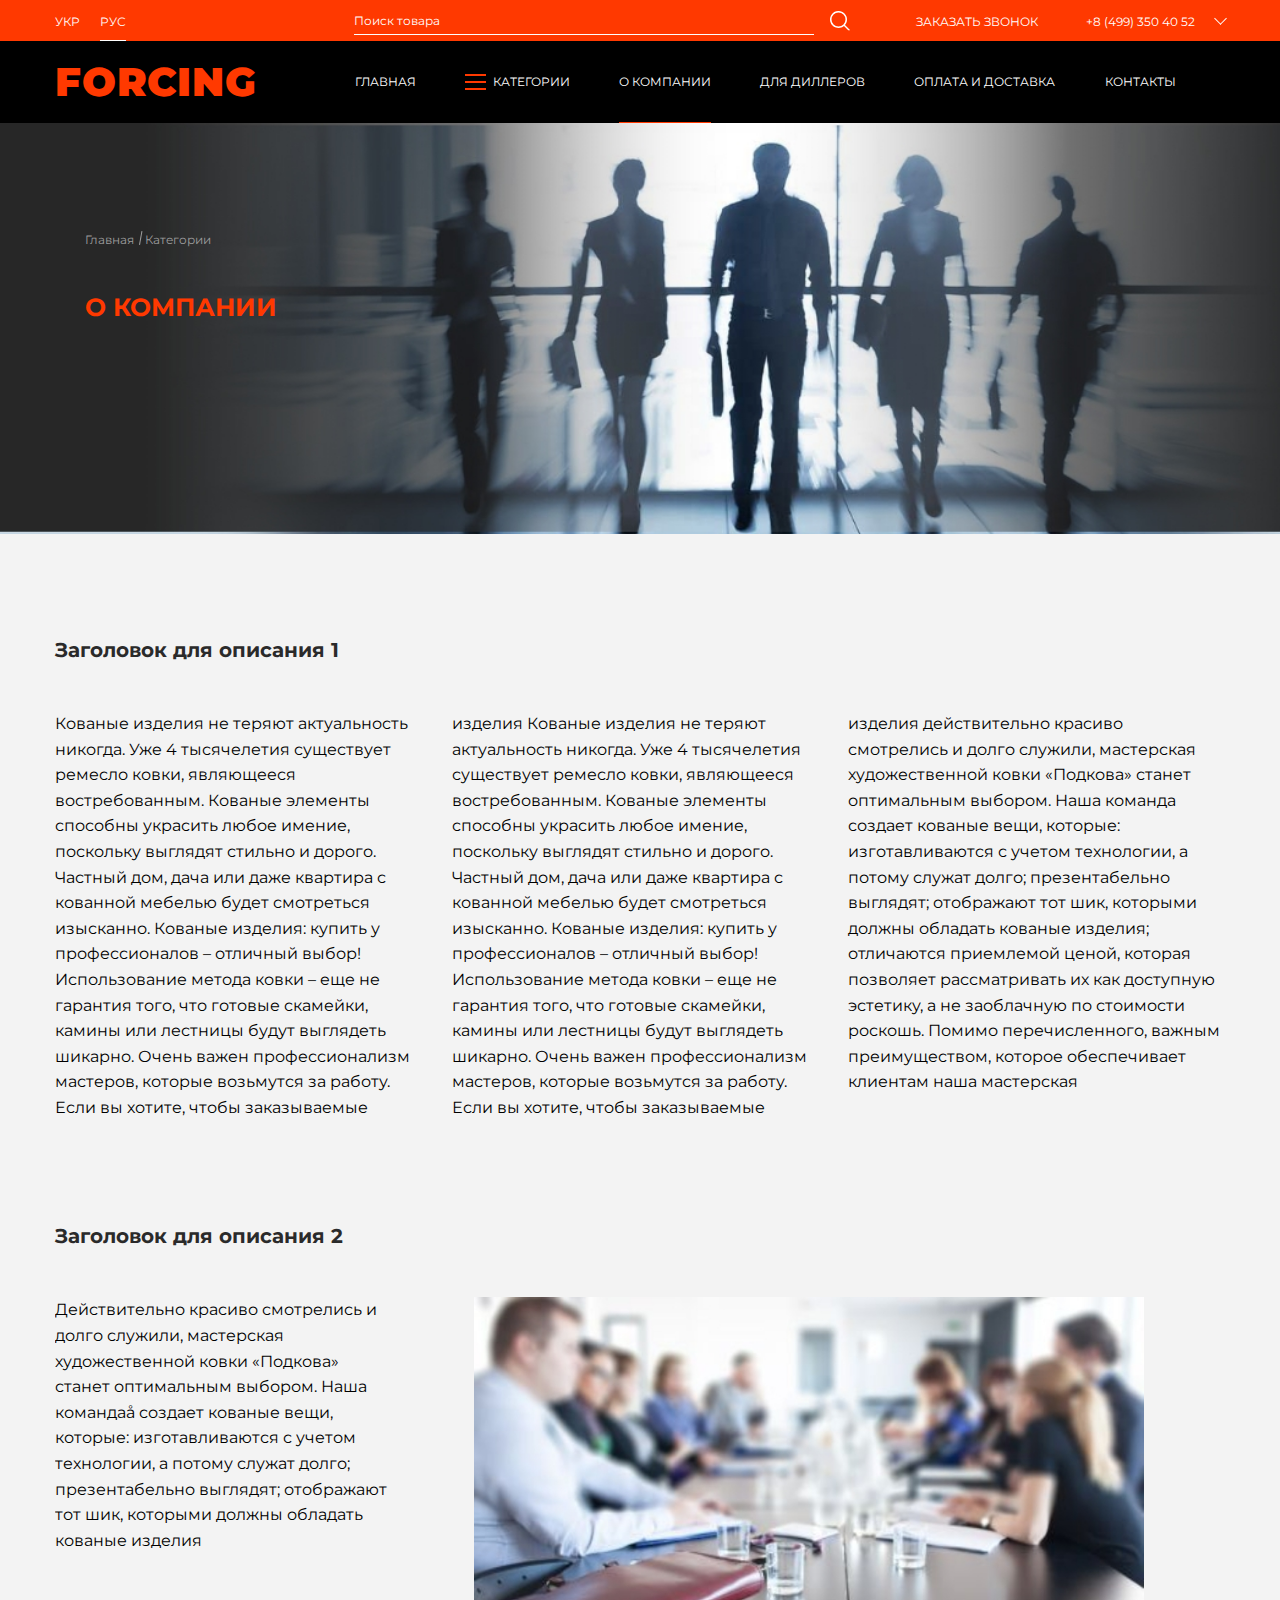
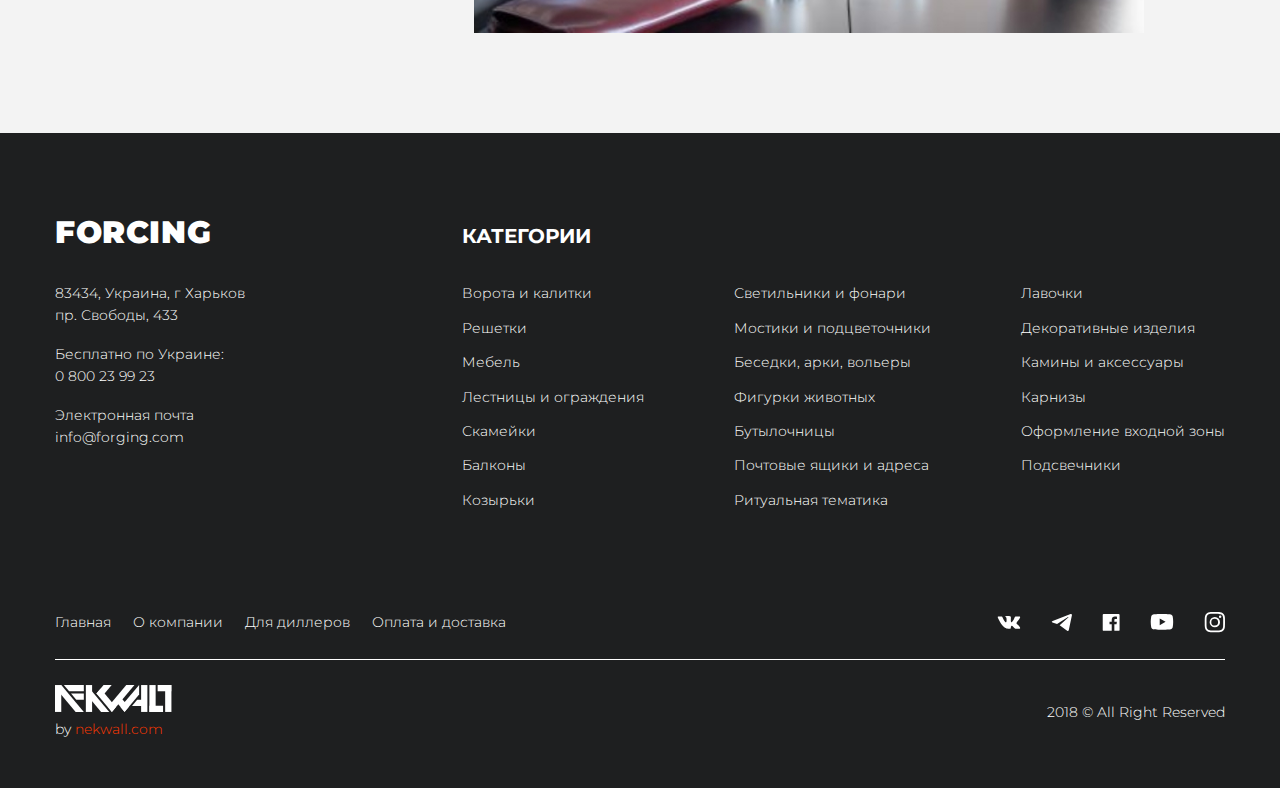
<file: about-company.html>
<!doctype html>
<html lang="ru">
<head>
    <meta charset="utf-8">
    <meta name="robots" content="noindex,nofollow">
    <meta name="theme-color" content="#ff3d00"/>
    <meta name="viewport" content="width=device-width, initial-scale=1, maximum-scale=1"/>
    <link rel="shortcut icon" href="img/16.png"/>
    <link rel="apple-touch-icon" href="img/60.png"/>
    <link rel="apple-touch-icon" sizes="76x76" href="img/76.png"/>
    <link rel="apple-touch-icon" sizes="120x120" href="img/120.png"/>
    <link rel="apple-touch-icon" sizes="152x152" href="img/152.png"/>
    <title>Forcing</title>
    <meta name="description" content="">
    <meta name="keywords" content="">
    <meta property="og:title" content=""/>
    <meta property="og:description" content=""/>
    <meta property="og:image" content="img/opengraph.png"/>
    <!--[if IE]>
    <script>
        document.createElement('header');
        document.createElement('nav');
        document.createElement('main');
        document.createElement('section');
        document.createElement('article');
        document.createElement('aside');
        document.createElement('footer');
    </script>
    <![endif]-->
    <link rel="stylesheet" href="css/main.css">
    <link href="https://fonts.googleapis.com/css?family=Montserrat:300,400,500,700,900" rel="stylesheet">
</head>
<body>

<div class="wrapper">

    <!--HEADER-->
    <header class="header">
        <div class="header-top">
            <div class="container">
                <div class="header-top-holder">
                    <div class="left">
                        <div class="select-language">
                            <span class="ukr">УКР</span>
                            <span class="rus active-language">РУС</span>
                        </div>
                    </div>
                    <div class="right">
                        <div class="form-holder">
                            <form>
                                <input type="search" placeholder="Поиск товара">
                                <a href="search.html">
                                    <svg xmlns="http://www.w3.org/2000/svg" xmlns:xlink="http://www.w3.org/1999/xlink"
    
                                         width="20" height="20" viewBox="0 0 20 20">
                                        <defs>
                                            <path id="7n07a"
                                                  d="M1160.5 26.5a7 7 0 1 0 0-14 7 7 0 0 0 0 14zm6.49-1.51L1172 30c-.67.67-1.33.67-2 0l-4.01-4.01a8.5 8.5 0 1 1 1-1z"/>
                                        </defs>
                                        <g>
                                            <g transform="translate(-1152 -11)">
                                                <g/>
                                                <g>
                                                    <use fill="#fff" xlink:href="#7n07a"/>
                                                </g>
                                            </g>
                                        </g>
                                    </svg>
                                </a>
                            </form>
                        </div>
                        <ul class="callback">
                            <li>
                                <a class="order-call" href="#">
                                    <svg xmlns="http://www.w3.org/2000/svg" xmlns:xlink="http://www.w3.org/1999/xlink"
                                         width="13" height="17" viewBox="0 0 13 17">
                                        <defs>
                                            <path id="4h0na"
                                                  d="M1227.03 24.03c-.8-.5-1.5-.7-2.3.2-1-.3-1.8-1.9-1.8-1.9s-.8-1.5-.4-2.6c1.2-.1 1.5-.7 1.5-1.7l.2-2.3c.1-.9-.4-1.7-1.3-1.7 0 0-3.4-.6-3.9 3.5-.1 1 0 3.2 1.2 5.9s2.9 3.9 3.8 4.5c3.5 2.2 5.3-.5 5.3-.5.5-.8.3-1.6-.5-2.1z"/>
                                            <path id="4h0nb" d="M1227.33 16.73c2 .6 3.1 2.7 2.5 4.7"/>
                                            <path id="4h0nc"
                                                  d="M1228.93 21.33l.4 1.5c0 .1.2.2.3.1l1.1-1.1c.1-.1.1-.3-.1-.3l-1.5-.5c-.1 0-.2.1-.2.3z"/>
                                        </defs>
                                        <g>
                                            <g transform="translate(-1218 -13)">
                                                <g>
                                                    <use fill="#fff" fill-opacity="0" stroke="#f2f2f2"
                                                         stroke-linecap="round"
                                                         stroke-linejoin="round" stroke-miterlimit="50" stroke-width="1.3"
                                                         xlink:href="#4h0na"/>
                                                </g>
                                                <g>
                                                    <g>
                                                        <use fill="#fff" fill-opacity="0" stroke="#f2f2f2"
                                                             stroke-linecap="round" stroke-linejoin="round"
                                                             stroke-miterlimit="50" stroke-width="1.3" xlink:href="#4h0nb"/>
                                                    </g>
                                                    <g>
                                                        <g>
                                                            <use fill="#fff" xlink:href="#4h0nc"/>
                                                        </g>
                                                    </g>
                                                </g>
                                            </g>
                                        </g>
                                    </svg>
                                    Заказать звонок</a>
                                <ul class="dropdown callbackForm">
                                    <li>
                                        <form class="callback-form">
                                            <div class="callback-form-holder">
                                                <input class="default-input" type="text" placeholder="Иван">
                                                <input class="default-input" type="tel" placeholder="Телефон">
                                                <textarea></textarea>
                                                <a href="#" class="button-default submit">ОТПРАВИТЬ</a>
                                            </div>
                                        </form>
                                    </li>
                                </ul>
                            </li>
                            <li><a class="tel" href="tel:+84993504052">+8 (499) 350 40 52</a></li>
                        </ul>
                    </div>
                </div>
            </div>
        </div>
        <div class="header-bottom">
            <div class="container">
                <div class="header-bottom-holder">
                    <div class="left">
                        <a href="/" class="logo">FORCING</a>
                    </div>
                    <div class="right">
                        <nav class="navbar">
                             <span class="hamburger">
                                    <div id="nav-icon">
                                        <span></span>
                                        <span></span>
                                        <span></span>
                                    </div>
                                </span>
                            <ul class="navbar-nav">
                                <li class="nav-item header-top" >
                                    <div class="header-top">
                                        <div class="header-top-holder">
                                            <div class="left">
                                                <div class="select-language">
                                                    <span class="ukr">УКР</span>
                                                    <span class="rus active-language">РУС</span>
                                                </div>
                                            </div>
                                            <div class="right">
                                                <div class="form-holder">
                                                    <form>
                                                        <input type="search" placeholder="Поиск товара">
                                                        <a href="search.html">
                                                            <svg xmlns="http://www.w3.org/2000/svg"
                                                                 xmlns:xlink="http://www.w3.org/1999/xlink"
    
                                                                 width="20" height="20" viewBox="0 0 20 20">
                                                                <defs>
                                                                    <path id="7n07a"
                                                                          d="M1160.5 26.5a7 7 0 1 0 0-14 7 7 0 0 0 0 14zm6.49-1.51L1172 30c-.67.67-1.33.67-2 0l-4.01-4.01a8.5 8.5 0 1 1 1-1z"/>
                                                                </defs>
                                                                <g>
                                                                    <g transform="translate(-1152 -11)">
                                                                        <g/>
                                                                        <g>
                                                                            <use fill="#fff" xlink:href="#7n07a"/>
                                                                        </g>
                                                                    </g>
                                                                </g>
                                                            </svg>
                                                        </a>
                                                    </form>
                                                </div>
                                                <ul class="callback">
                                                    <li>
                                                        <a class="order-call" href="#">
                                                            <svg xmlns="http://www.w3.org/2000/svg" xmlns:xlink="http://www.w3.org/1999/xlink"
                                                                 width="13" height="17" viewBox="0 0 13 17">
                                                                <defs>
                                                                    <path id="4h0na"
                                                                          d="M1227.03 24.03c-.8-.5-1.5-.7-2.3.2-1-.3-1.8-1.9-1.8-1.9s-.8-1.5-.4-2.6c1.2-.1 1.5-.7 1.5-1.7l.2-2.3c.1-.9-.4-1.7-1.3-1.7 0 0-3.4-.6-3.9 3.5-.1 1 0 3.2 1.2 5.9s2.9 3.9 3.8 4.5c3.5 2.2 5.3-.5 5.3-.5.5-.8.3-1.6-.5-2.1z"/>
                                                                    <path id="4h0nb" d="M1227.33 16.73c2 .6 3.1 2.7 2.5 4.7"/>
                                                                    <path id="4h0nc"
                                                                          d="M1228.93 21.33l.4 1.5c0 .1.2.2.3.1l1.1-1.1c.1-.1.1-.3-.1-.3l-1.5-.5c-.1 0-.2.1-.2.3z"/>
                                                                </defs>
                                                                <g>
                                                                    <g transform="translate(-1218 -13)">
                                                                        <g>
                                                                            <use fill="#fff" fill-opacity="0" stroke="#f2f2f2"
                                                                                 stroke-linecap="round"
                                                                                 stroke-linejoin="round" stroke-miterlimit="50" stroke-width="1.3"
                                                                                 xlink:href="#4h0na"/>
                                                                        </g>
                                                                        <g>
                                                                            <g>
                                                                                <use fill="#fff" fill-opacity="0" stroke="#f2f2f2"
                                                                                     stroke-linecap="round" stroke-linejoin="round"
                                                                                     stroke-miterlimit="50" stroke-width="1.3" xlink:href="#4h0nb"/>
                                                                            </g>
                                                                            <g>
                                                                                <g>
                                                                                    <use fill="#fff" xlink:href="#4h0nc"/>
                                                                                </g>
                                                                            </g>
                                                                        </g>
                                                                    </g>
                                                                </g>
                                                            </svg>
                                                            Заказать звонок</a>
                                                        <ul class="dropdown callbackForm">
                                                            <li>
                                                                <form class="callback-form">
                                                                    <div class="callback-form-holder">
                                                                        <input class="default-input" type="text" placeholder="Иван">
                                                                        <input class="default-input" type="tel" placeholder="Телефон">
                                                                        <textarea></textarea>
                                                                        <a href="#" class="button-default submit">ОТПРАВИТЬ</a>
                                                                    </div>
                                                                </form>
                                                            </li>
                                                        </ul>
                                                    </li>
                                                    <li><a class="tel" href="tel:+84993504052">+8 (499) 350 40 52</a></li>
                                                </ul>
                                            </div>
                                        </div>
                                    </div>
                                </li>
                                <li class="nav-item"><a href="/index.html">ГЛАВНАЯ</a></li>
                                <li class="nav-item category">
                                    <div class="menu-icon">
                                        <span></span>
                                        <span></span>
                                        <span></span>
                                    </div>
                                    <a href="/categories.html">КАТЕГОРИИ</a>
                                    <ul class="dropdown">
                                        <div class="container">
                                            <li>
                                                <ul class="download">
                                                    <li>
                                                        <a href="#" download>
                                                            <svg xmlns="http://www.w3.org/2000/svg"
                                                                 xmlns:xlink="http://www.w3.org/1999/xlink" width="46"
                                                                 height="42" viewBox="0 0 46 42">
                                                                <defs>
                                                                    <path id="no4wa"
                                                                          d="M419.32 197.57a3.07 3.07 0 0 1-3.06 3.05h-25.98a3.07 3.07 0 0 1-3.05-3.05v-10.7a3.07 3.07 0 0 1 3.05-3.06h25.98a3.07 3.07 0 0 1 3.06 3.06zm-16.81 7.64c0 .76-.61 1.53-1.53 1.53h-22.92c-.77 0-1.53-.61-1.53-1.53v-35.15c0-.77.61-1.53 1.53-1.53h15.28v7.64a3.07 3.07 0 0 0 3.06 3.06h6.11v3.05h-12.23a4.5 4.5 0 0 0-4.58 4.59v10.7a4.5 4.5 0 0 0 4.58 4.58h12.23zm-7.64-35.92l7.18 8.4h-5.65c-.77 0-1.53-.76-1.53-1.52zm21.4 13h-12.23v-4.6L394.87 167h-16.81a3.07 3.07 0 0 0-3.06 3.06v35.15a3.07 3.07 0 0 0 3.06 3.05h22.92a3.07 3.07 0 0 0 3.06-3.05v-3.06h12.22a4.5 4.5 0 0 0 4.59-4.58v-10.7a4.5 4.5 0 0 0-4.59-4.59z"/>
                                                                    <path id="no4wb"
                                                                          d="M410.15 191.45v-3.05h6.11v-1.53h-7.64v10.7h1.53v-4.59h4.59v-1.53z"/>
                                                                    <path id="no4wc"
                                                                          d="M394.87 191.45h-3.06v-3.05h3.06c.92 0 1.53.6 1.53 1.52s-.61 1.53-1.53 1.53zm0-4.58h-4.59v10.7h1.53v-4.59h3.06a3.07 3.07 0 0 0 3.05-3.06 3.07 3.07 0 0 0-3.05-3.05z"/>
                                                                    <path id="no4wd"
                                                                          d="M405.57 194.51c0 .92-.61 1.53-1.53 1.53h-3.06v-7.64h3.06c.92 0 1.53.6 1.53 1.52zm-1.53-7.64h-4.59v10.7h4.59a3.07 3.07 0 0 0 3.05-3.06v-4.59a3.07 3.07 0 0 0-3.05-3.05z"/>
                                                                </defs>
                                                                <g>
                                                                    <g transform="translate(-375 -167)">
                                                                        <g>
                                                                            <use fill="#ff3d00" xlink:href="#no4wa"/>
                                                                        </g>
                                                                        <g>
                                                                            <use fill="#ff3d00" xlink:href="#no4wb"/>
                                                                        </g>
                                                                        <g>
                                                                            <use fill="#ff3d00" xlink:href="#no4wc"/>
                                                                        </g>
                                                                        <g>
                                                                            <use fill="#ff3d00" xlink:href="#no4wd"/>
                                                                        </g>
                                                                    </g>
                                                                </g>
                                                            </svg>
                                                            <span>Скачать каталог</span>
                                                        </a>
                                                    </li>
                                                    <li>
                                                        <a href="#" download>
                                                            <svg xmlns="http://www.w3.org/2000/svg"
                                                                 xmlns:xlink="http://www.w3.org/1999/xlink" width="46"
                                                                 height="41" viewBox="0 0 46 41">
                                                                <defs>
                                                                    <path id="b2usa"
                                                                          d="M418.79 266.2a3.03 3.03 0 0 1-3.02 3.02H390.1a3.03 3.03 0 0 1-3.02-3.02v-10.57a3.03 3.03 0 0 1 3.02-3.02h25.67a3.03 3.03 0 0 1 3.02 3.02zm-16.61 7.55c0 .75-.6 1.5-1.51 1.5h-22.65c-.76 0-1.51-.6-1.51-1.5v-34.73c0-.76.6-1.51 1.51-1.51h15.1v7.55a3.03 3.03 0 0 0 3.02 3.02h6.04v3.02H390.1a4.45 4.45 0 0 0-4.53 4.53v10.57a4.45 4.45 0 0 0 4.53 4.53h12.08zm-7.55-35.49l7.1 8.3h-5.6c-.75 0-1.5-.75-1.5-1.5zm21.14 12.84h-12.08v-4.53L394.63 236h-16.61a3.03 3.03 0 0 0-3.02 3.02v34.73a3.03 3.03 0 0 0 3.02 3.02h22.65a3.03 3.03 0 0 0 3.02-3.02v-3.02h12.08a4.45 4.45 0 0 0 4.52-4.53v-10.57a4.45 4.45 0 0 0-4.52-4.53z"/>
                                                                    <path id="b2usb"
                                                                          d="M393.12 260.91l-3.02-5.28h1.5l2.27 3.92 2.27-3.92h1.5l-3.01 5.28 3.02 5.29h-1.51l-2.27-3.93-2.26 3.93h-1.51z"/>
                                                                    <path id="b2usc"
                                                                          d="M406.7 264.69v1.5h-7.54v-10.56h1.5v9.06z"/>
                                                                    <path id="b2usd"
                                                                          d="M411.24 255.63a3.03 3.03 0 0 0-3.02 3.02 3.03 3.03 0 0 0 3.02 3.02h1.5c.91 0 1.52.6 1.52 1.5 0 .91-.6 1.52-1.51 1.52h-1.51c-.91 0-1.51-.76-1.51-1.51h-1.51a3.03 3.03 0 0 0 3.02 3.02h1.5a3.03 3.03 0 0 0 3.03-3.02 3.03 3.03 0 0 0-3.02-3.02h-1.51c-.91 0-1.51-.6-1.51-1.51 0-.9.6-1.51 1.5-1.51h1.52c.9 0 1.5.75 1.5 1.5h1.52a3.03 3.03 0 0 0-3.02-3.01z"/>
                                                                </defs>
                                                                <g>
                                                                    <g transform="translate(-375 -236)">
                                                                        <g>
                                                                            <use fill="#ff3d00" xlink:href="#b2usa"/>
                                                                        </g>
                                                                        <g>
                                                                            <use fill="#ff3d00" xlink:href="#b2usb"/>
                                                                        </g>
                                                                        <g>
                                                                            <use fill="#ff3d00" xlink:href="#b2usc"/>
                                                                        </g>
                                                                        <g>
                                                                            <use fill="#ff3d00" xlink:href="#b2usd"/>
                                                                        </g>
                                                                    </g>
                                                                </g>
                                                            </svg>
                                                            <span>Скачать прайс-лист</span>
                                                        </a>
                                                    </li>
                                                </ul>
                                            </li>
                                            <li>
                                                <ul class="categories-list">
                                                    <li><a href="#">Ворота и калитки</a></li>
                                                    <li><a href="#">Решетки</a></li>
                                                    <li><a href="#">Мебель</a></li>
                                                    <li><a href="#">Лестницы и ограждения</a></li>
                                                    <li><a href="#">Скамейки</a></li>
                                                    <li><a href="#">Балконы</a></li>
                                                    <li><a href="#">Козырьки</a></li>
                                                </ul>
                                            </li>
                                            <li>
                                                <ul class="categories-list">
                                                    <li><a href="#">Светильники и фонари</a></li>
                                                    <li><a href="#">Мостики и подцветочники</a></li>
                                                    <li><a href="#">Беседки, арки, вольеры</a></li>
                                                    <li><a href="#">Фигурки животных</a></li>
                                                    <li><a href="#">Бутылочницы</a></li>
                                                    <li><a href="#">Почтовые ящики и адреса</a></li>
                                                    <li><a href="#">Ритуальная тематика</a></li>
                                                </ul>
                                            </li>
                                            <li>
                                                <ul class="categories-list">
                                                    <li><a href="#">Лавочки</a></li>
                                                    <li><a href="#">Декоративные изделия</a></li>
                                                    <li><a href="#">Камины и аксессуары</a></li>
                                                    <li><a href="#">Карнизы</a></li>
                                                    <li><a href="#">Оформление входной зоны</a></li>
                                                    <li><a href="#">Подсвечники</a></li>
                                                </ul>
                                            </li>
                                        </div>
                                    </ul>
                                </li>
                                <li class="nav-item"><a href="/about-company.html">О КОМПАНИИ</a></li>
                                <li class="nav-item"><a href="/for-dealers.html">ДЛЯ ДИЛЛЕРОВ</a></li>
                                <li class="nav-item"><a href="/payment-and-delivery.html">ОПЛАТА И ДОСТАВКА</a></li>
                                <li class="nav-item"><a href="/contacts.html">КОНТАКТЫ</a></li>
                                <li class="nav-item">
                                    <div class="bug">
                                        <a href="/basket.html">
                                            <svg xmlns="http://www.w3.org/2000/svg" xmlns:xlink="http://www.w3.org/1999/xlink"
                                                 width="19" height="23" viewBox="0 0 19 23">
                                                <defs>
                                                    <path id="f65fa"
                                                          d="M1536.59 86.97c0 .38-.3.68-.68.68h-14.88a.67.67 0 0 1-.68-.68V72.1c0-.38.3-.68.68-.68h14.88c.38 0 .68.3.68.68zm-15.56-16.91c-1.12 0-2.03.9-2.03 2.03v14.88c0 1.12.9 2.03 2.03 2.03h14.88c1.12 0 2.03-.9 2.03-2.03V72.1c0-1.12-.9-2.03-2.03-2.03z"/>
                                                    <path id="f65fb"
                                                          d="M1524.82 70.06h7.3c-.36-1.7-2.05-2.7-3.65-2.7s-3.29 1-3.65 2.7zm8.72 1.35h-10.14v-.67c0-2.93 2.64-4.74 5.07-4.74 2.44 0 5.07 1.81 5.07 4.74z"/>
                                                </defs>
                                                <g>
                                                    <g transform="translate(-1519 -66)">
                                                        <g>
                                                            <g>
                                                                <use fill="#fff" xlink:href="#f65fa"/>
                                                            </g>
                                                        </g>
                                                        <g>
                                                            <g>
                                                                <use fill="#fff" xlink:href="#f65fb"/>
                                                            </g>
                                                        </g>
                                                    </g>
                                                </g>
                                            </svg>
                                        </a>
                                    </div>
                                </li>
                            </ul>
                        </nav>
                    </div>
                    <div class="bug">
                        <a href="/basket.html">
                            <svg xmlns="http://www.w3.org/2000/svg" xmlns:xlink="http://www.w3.org/1999/xlink"
                                 width="19" height="23" viewBox="0 0 19 23">
                                <defs>
                                    <path id="f65fa"
                                          d="M1536.59 86.97c0 .38-.3.68-.68.68h-14.88a.67.67 0 0 1-.68-.68V72.1c0-.38.3-.68.68-.68h14.88c.38 0 .68.3.68.68zm-15.56-16.91c-1.12 0-2.03.9-2.03 2.03v14.88c0 1.12.9 2.03 2.03 2.03h14.88c1.12 0 2.03-.9 2.03-2.03V72.1c0-1.12-.9-2.03-2.03-2.03z"/>
                                    <path id="f65fb"
                                          d="M1524.82 70.06h7.3c-.36-1.7-2.05-2.7-3.65-2.7s-3.29 1-3.65 2.7zm8.72 1.35h-10.14v-.67c0-2.93 2.64-4.74 5.07-4.74 2.44 0 5.07 1.81 5.07 4.74z"/>
                                </defs>
                                <g>
                                    <g transform="translate(-1519 -66)">
                                        <g>
                                            <g>
                                                <use fill="#fff" xlink:href="#f65fa"/>
                                            </g>
                                        </g>
                                        <g>
                                            <g>
                                                <use fill="#fff" xlink:href="#f65fb"/>
                                            </g>
                                        </g>
                                    </g>
                                </g>
                            </svg>
                        </a>
                    </div>
                </div>
            </div>
        </div>
    
        <!-- The Modal -->
        <div class="modal callbackModal">
    
            <!-- Modal content -->
            <div class="modal-content">
                <span class="close">&times;</span>
                <p>Ваша заявка была успешно отправлена!</p>
            </div>
    
        </div>
    </header>

    <!--CONTENT-->
    <main id="about-company-page">

        <!--banner-section-->
        <section class="section-banner">
            <div class="container">
                <div class="section-banner-holder">

                    <div class="container">
                        <div class="breadcrumbs">
                            <ul>
                                <li><a href="index.html">Главная</a></li>
                                <li><a href="catecories,html">Категории</a></li>
                            </ul>
                        </div>
                    </div>

                    <div class="container">
                        <h3 class="section-title">О компании</h3>
                    </div>
                </div>
            </div>
        </section>

        <!--section about company-->
        <section class="section section-about-company">
            <div class="container">
                <h3 class="section-title-sm">Заголовок для описания 1</h3>
                <p class="description">Кованые изделия не теряют актуальность никогда. Уже 4 тысячелетия существует
                    ремесло ковки, являющееся востребованным. Кованые
                    элементы способны украсить любое имение, поскольку выглядят стильно и дорого. Частный дом, дача или
                    даже квартира с кованной мебелью будет смотреться изысканно. Кованые изделия: купить у
                    профессионалов – отличный выбор! Использование метода ковки – еще не гарантия того, что готовые
                    скамейки, камины или лестницы будут выглядеть шикарно. Очень важен профессионализм мастеров, которые
                    возьмутся за работу. Если вы хотите, чтобы заказываемые изделия Кованые изделия не теряют
                    актуальность никогда. Уже 4 тысячелетия существует ремесло ковки, являющееся востребованным. Кованые
                    элементы способны украсить любое имение, поскольку выглядят стильно и дорого. Частный дом, дача или
                    даже квартира с кованной мебелью будет смотреться изысканно. Кованые изделия: купить у
                    профессионалов – отличный выбор! Использование метода ковки – еще не гарантия того, что готовые
                    скамейки, камины или лестницы будут выглядеть шикарно. Очень важен профессионализм мастеров, которые
                    возьмутся за работу. Если вы хотите, чтобы заказываемые изделия действительно красиво смотрелись и
                    долго служили, мастерская художественной ковки «Подкова» станет оптимальным выбором. Наша команда
                    создает кованые вещи, которые:
                    изготавливаются с учетом технологии, а потому служат долго; презентабельно выглядят; отображают тот
                    шик, которыми должны обладать кованые изделия;
                    отличаются приемлемой ценой, которая позволяет рассматривать их как доступную эстетику, а не
                    заоблачную по стоимости роскошь. Помимо перечисленного, важным преимуществом, которое обеспечивает
                    клиентам наша мастерская </p>
            </div>
        </section>

        <!--section about company-->
        <section class="section section-about-company">
            <div class="container">
                <h3 class="section-title-sm">Заголовок для описания 2</h3>
                <div class="section-about-company-holder inner ">
                    <div class="left">
                        <p>Действительно красиво смотрелись и
                            долго служили, мастерская
                            художественной ковки «Подкова» станет
                            оптимальным выбором. Наша командаå
                            создает кованые вещи, которые:
                            изготавливаются с учетом технологии, а
                            потому служат долго; презентабельно
                            выглядят; отображают тот шик, которыми
                            должны обладать кованые изделия</p>
                    </div>
                    <div class="image-holder">
                        <img src="img/background/img.jpg" alt="img">
                    </div>
                </div>
            </div>
        </section>

    </main>

    <!--FOOTER-->
    <footer class="footer">
        <div class="container">
            <div class="footer-holder">
                <div class="footer-top">
                    <div class="left">
                        <a href="/" class="footer-logo">Forcing</a>
                        <ul class="contact-area">
                            <li>
                                <span>83434, Украина, г Харьков</span>
                                <span>пр. Свободы, 433</span>
                            </li>
                            <li>
                                <a href="tel:0800239923">
                                    <span>Бесплатно по Украине:</span>
                                    <span>0 800 23 99 23</span>
                                </a>
                            </li>
                            <li>
                                <a href="mailto:">
                                    <span>Электронная почта</span>
                                    <span>info@forging.com</span>
                                </a>
                            </li>
                        </ul>
                    </div>
                    <div class="right">
                        <h2 class="category-title">КАТЕГОРИИ</h2>
                        <div class="categories">
                            <ul class="categories-list">
                                <li><a href="#">Ворота и калитки</a></li>
                                <li><a href="#">Решетки</a></li>
                                <li><a href="#">Мебель</a></li>
                                <li><a href="#">Лестницы и ограждения</a></li>
                                <li><a href="#">Скамейки</a></li>
                                <li><a href="#">Балконы</a></li>
                                <li><a href="#">Козырьки</a></li>
                            </ul>
                            <ul class="categories-list">
                                <li><a href="#">Светильники и фонари</a></li>
                                <li><a href="#">Мостики и подцветочники</a></li>
                                <li><a href="#">Беседки, арки, вольеры</a></li>
                                <li><a href="#">Фигурки животных</a></li>
                                <li><a href="#">Бутылочницы</a></li>
                                <li><a href="#">Почтовые ящики и адреса</a></li>
                                <li><a href="#">Ритуальная тематика</a></li>
                            </ul>
                            <ul class="categories-list">
                                <li><a href="#">Лавочки</a></li>
                                <li><a href="#">Декоративные изделия</a></li>
                                <li><a href="#">Камины и аксессуары</a></li>
                                <li><a href="#">Карнизы</a></li>
                                <li><a href="#">Оформление входной зоны</a></li>
                                <li><a href="#">Подсвечники</a></li>
                            </ul>
                        </div>
                    </div>
                </div>
                <div class="footer-bottom">
                    <div class="top">
                        <nav>
                            <ul class="footer-nav">
                                <li><a href="/index.html">Главная</a></li>
                                <li><a href="/about-company.html">О компании</a></li>
                                <li><a href="/for-dealers.html">Для диллеров</a></li>
                                <li><a href="/payment-and-delivery.html">Оплата и доставка</a></li>
                            </ul>
                        </nav>
                        <ul class="socials">
                            <li><a href="#" target="_blank">
                                <svg xmlns="http://www.w3.org/2000/svg" xmlns:xlink="http://www.w3.org/1999/xlink"
                                     width="24" height="13" viewBox="0 0 24 13">
                                    <defs>
                                        <path id="5ia2a"
                                              d="M1333.67 4613.73h1.35s.4-.05.61-.27c.2-.2.2-.59.2-.59s-.03-1.8.8-2.07c.84-.26 1.9 1.74 3.01 2.51.86.6 1.5.47 1.5.47l3-.04s1.58-.1.84-1.34c-.06-.1-.42-.91-2.22-2.58-1.88-1.74-1.63-1.46.63-4.48 1.38-1.84 1.94-2.96 1.76-3.44-.16-.45-1.18-.33-1.18-.33l-3.37.02s-.26-.02-.44.09-.3.36-.3.36-.53 1.44-1.24 2.64c-1.52 2.56-2.12 2.7-2.36 2.53-.57-.37-.42-1.48-.42-2.28 0-2.47.38-3.5-.73-3.77a6.18 6.18 0 0 0-1.58-.16c-1.2-.01-2.22.01-2.8.3-.38.18-.67.6-.5.63.22.02.73.13 1 .5.34.47.33 1.53.33 1.53s.2 2.91-.46 3.27c-.47.25-1.08-.26-2.43-2.57-.69-1.18-1.2-2.5-1.2-2.5s-.1-.24-.29-.38a1.48 1.48 0 0 0-.52-.21l-3.21.03s-.48.01-.65.22c-.15.18-.01.58-.01.58s2.51 5.88 5.36 8.84c2.6 2.71 5.57 2.54 5.57 2.54l-.05-.05z"/>
                                    </defs>
                                    <g>
                                        <g transform="translate(-1322 -4601)">
                                            <use fill="#fff" xlink:href="#5ia2a"/>
                                        </g>
                                    </g>
                                </svg>
                            </a></li>
                            <li><a href="#" target="_blank">
                                <svg xmlns="http://www.w3.org/2000/svg" xmlns:xlink="http://www.w3.org/1999/xlink"
                                     width="21" height="17" viewBox="0 0 21 17">
                                    <defs>
                                        <path id="o6bha"
                                              d="M1383.65 4610.19l7.48 5.53c.86.47 1.48.23 1.69-.8l3.05-14.36c.31-1.25-.48-1.82-1.3-1.45l-17.9 6.9c-1.22.5-1.21 1.18-.22 1.48l4.6 1.44 10.63-6.71c.5-.3.96-.14.58.2"/>
                                    </defs>
                                    <g>
                                        <g transform="translate(-1375 -4599)">
                                            <use fill="#fff" xlink:href="#o6bha"/>
                                        </g>
                                    </g>
                                </svg>
                            </a></li>
                            <li><a href="#" target="_blank">
                                <svg xmlns="http://www.w3.org/2000/svg" xmlns:xlink="http://www.w3.org/1999/xlink"
                                     width="18" height="17" viewBox="0 0 18 17">
                                    <defs>
                                        <path id="gtoca"
                                              d="M1442.64 4599h-14.98a.93.93 0 0 0-.93.93v14.98c0 .51.41.93.93.93h8.06v-6.52h-2.2v-2.54h2.2v-1.88c0-2.17 1.33-3.36 3.27-3.36.93 0 1.73.07 1.96.1v2.28h-1.35c-1.05 0-1.25.5-1.25 1.24v1.62h2.51l-.33 2.55h-2.18v6.5h4.29c.51 0 .93-.4.93-.92v-14.98a.93.93 0 0 0-.93-.93"/>
                                    </defs>
                                    <g>
                                        <g transform="translate(-1426 -4599)">
                                            <use fill="#fff" xlink:href="#gtoca"/>
                                        </g>
                                    </g>
                                </svg>
                            </a></li>
                            <li><a href="#" target="_blank">
                                <svg xmlns="http://www.w3.org/2000/svg" xmlns:xlink="http://www.w3.org/1999/xlink"
                                     width="24" height="16" viewBox="0 0 24 16">
                                    <defs>
                                        <path id="7msla"
                                              d="M1482.71 4611.21v-6.73l5.86 3.37zm13-8.79c-.27-.95-1.01-1.69-1.96-1.95-1.75-.47-8.8-.47-8.8-.47s-7.01-.01-8.78.47c-.95.26-1.69 1-1.95 1.95-.33 1.8-.5 3.61-.5 5.43 0 1.82.17 3.63.5 5.41.26.95 1 1.69 1.95 1.95 1.75.47 8.79.47 8.79.47s7.02 0 8.79-.47c.95-.26 1.69-1 1.95-1.95.32-1.78.48-3.6.47-5.4.01-1.83-.14-3.65-.47-5.44z"/>
                                    </defs>
                                    <g>
                                        <g transform="translate(-1473 -4600)">
                                            <use fill="#fff" xlink:href="#7msla"/>
                                        </g>
                                    </g>
                                </svg>
                            </a></li>
                            <li><a href="#" target="_blank">
                                <svg xmlns="http://www.w3.org/2000/svg" xmlns:xlink="http://www.w3.org/1999/xlink"
                                     width="21" height="21" viewBox="0 0 21 21">
                                    <defs>
                                        <path id="t0u0a"
                                              d="M1542.27 4600.51a1.22 1.22 0 1 0 0 2.43 1.22 1.22 0 0 0 0-2.43zm-5.4 10a3.38 3.38 0 1 1 0-6.75 3.38 3.38 0 0 1 0 6.75zm0-8.58a5.2 5.2 0 1 0 0 10.4 5.2 5.2 0 0 0 0-10.4zm0-3.1c2.7 0 3.02 0 4.09.05.99.05 1.52.21 1.88.35.48.19.81.4 1.17.76.35.36.57.7.76 1.17.13.35.3.9.34 1.88a71 71 0 0 1 .06 4.1c0 2.7 0 3.02-.06 4.1a5.7 5.7 0 0 1-.35 1.87c-.2.48-.4.81-.76 1.17-.36.35-.7.57-1.17.76-.35.14-.9.3-1.89.35-1.07.04-1.39.05-4.1.05s-3.03 0-4.1-.06a5.75 5.75 0 0 1-1.9-.35c-.47-.2-.8-.4-1.16-.76-.35-.36-.58-.7-.76-1.17-.14-.35-.3-.9-.35-1.89-.04-1.06-.06-1.39-.06-4.09s.02-3.03.06-4.1c.05-1 .21-1.54.35-1.89a3 3 0 0 1 .76-1.17 3 3 0 0 1 1.17-.75c.35-.14.88-.31 1.87-.36 1.08-.04 1.4-.05 4.1-.05l.04.02zm0-1.83c-2.76 0-3.1.01-4.18.06a7.47 7.47 0 0 0-2.46.47c-.67.26-1.24.6-1.8 1.17a4.95 4.95 0 0 0-1.17 1.8 7.45 7.45 0 0 0-.47 2.46 70.63 70.63 0 0 0-.06 4.18c0 2.75.01 3.1.06 4.17.05 1.08.22 1.82.47 2.46.26.67.6 1.24 1.17 1.8.56.56 1.13.91 1.8 1.17.64.25 1.38.42 2.46.47 1.08.05 1.42.06 4.17.06 2.76 0 3.1-.01 4.18-.06a7.5 7.5 0 0 0 2.46-.47c.67-.26 1.24-.6 1.8-1.17.56-.56.91-1.13 1.17-1.8.25-.64.42-1.38.47-2.46.05-1.08.06-1.42.06-4.17 0-2.76-.01-3.1-.06-4.18a7.5 7.5 0 0 0-.47-2.46 4.97 4.97 0 0 0-1.17-1.8 4.94 4.94 0 0 0-1.8-1.17 7.46 7.46 0 0 0-2.46-.47 70.63 70.63 0 0 0-4.18-.06z"/>
                                    </defs>
                                    <g>
                                        <g transform="translate(-1526 -4597)">
                                            <use fill="#fff" xlink:href="#t0u0a"/>
                                        </g>
                                    </g>
                                </svg>
                            </a></li>
                        </ul>
                    </div>
                    <div class="bottom">
                        <a href="http://nekwall.com/en/" target="_blank" class="product-company">
                            <svg xmlns="http://www.w3.org/2000/svg" xmlns:xlink="http://www.w3.org/1999/xlink" width="117"
                                 height="27" viewBox="0 0 117 27">
                                <defs>
                                    <path id="9205a" d="M378 4701.94v-26.9h6.27v26.9z"/>
                                    <path id="9205b" d="M488.16 4701.95v-26.93h6.27v26.93z"/>
                                    <path id="9205c" d="M472.38 4701.95v-26.9h6.26v26.9z"/>
                                    <path id="9205d" d="M464.11 4701.94v-26.9h6.27v26.9z"/>
                                    <path id="9205e" d="M480.64 4681.27V4675h13.67v6.27z"/>
                                    <path id="9205f" d="M472.38 4702v-6.27h13.67v6.27z"/>
                                    <path id="9205g" d="M408.84 4701.94v-26.9h6.26v26.9z"/>
                                    <path id="9205h" d="M406.84 4701.94h-8.18l-19.2-22.88 4.81-4.03z"/>
                                    <path id="9205i" d="M432.25 4701.94h-8.14l-15.01-17.84 4.8-4.03z"/>
                                    <path id="9205j" d="M438.92 4697.09l-4.05 4.85-15.46-18.36 4.2-4.76z"/>
                                    <path id="9205k" d="M451.84 4696.77l-4.23 5.08-8.24-9.79 4.8-4.03z"/>
                                    <path id="9205l" d="M426.57 4675.04h8.1l-10.46 12.57-4.8-4.03z"/>
                                    <path id="9205m" d="M449.26 4675.03h8.17l-22.56 26.9-3.82-5.2z"/>
                                    <path id="9205n" d="M462.11 4675.03v9.4l-14.57 17.5-4.07-5z"/>
                                    <path id="9205o" d="M406.84 4681.3h-14.7l-5.28-6.27h19.98z"/>
                                    <path id="9205p" d="M406.84 4689.85h-7.54l-5.28-6.27h12.82z"/>
                                    <path id="9205q" d="M467.77 4689.85h-7.57l-5.22 6.26h12.79z"/>
                                </defs>
                                <g>
                                    <g transform="translate(-378 -4675)">
                                        <use fill="#fff" xlink:href="#9205a"/>
                                    </g>
                                    <g transform="translate(-378 -4675)">
                                        <use fill="#fff" xlink:href="#9205b"/>
                                    </g>
                                    <g transform="translate(-378 -4675)">
                                        <use fill="#fff" xlink:href="#9205c"/>
                                    </g>
                                    <g transform="translate(-378 -4675)">
                                        <use fill="#fff" xlink:href="#9205d"/>
                                    </g>
                                    <g transform="translate(-378 -4675)">
                                        <use fill="#fff" xlink:href="#9205e"/>
                                    </g>
                                    <g transform="translate(-378 -4675)">
                                        <use fill="#fff" xlink:href="#9205f"/>
                                    </g>
                                    <g transform="translate(-378 -4675)">
                                        <use fill="#fff" xlink:href="#9205g"/>
                                    </g>
                                    <g transform="translate(-378 -4675)">
                                        <use fill="#fff" xlink:href="#9205h"/>
                                    </g>
                                    <g transform="translate(-378 -4675)">
                                        <use fill="#fff" xlink:href="#9205i"/>
                                    </g>
                                    <g transform="translate(-378 -4675)">
                                        <use fill="#fff" xlink:href="#9205j"/>
                                    </g>
                                    <g transform="translate(-378 -4675)">
                                        <use fill="#fff" xlink:href="#9205k"/>
                                    </g>
                                    <g transform="translate(-378 -4675)">
                                        <use fill="#fff" xlink:href="#9205l"/>
                                    </g>
                                    <g transform="translate(-378 -4675)">
                                        <use fill="#fff" xlink:href="#9205m"/>
                                    </g>
                                    <g transform="translate(-378 -4675)">
                                        <use fill="#fff" xlink:href="#9205n"/>
                                    </g>
                                    <g transform="translate(-378 -4675)">
                                        <use fill="#fff" xlink:href="#9205o"/>
                                    </g>
                                    <g transform="translate(-378 -4675)">
                                        <use fill="#fff" xlink:href="#9205p"/>
                                    </g>
                                    <g transform="translate(-378 -4675)">
                                        <use fill="#fff" xlink:href="#9205q"/>
                                    </g>
                                </g>
                            </svg>
                            <p>by <span>nekwall.com</span></p>
                        </a>
                        <span class="copy">2018 &copy; All Right Reserved</span>
                    </div>
                </div>
            </div>
        </div>
    </footer>

</div>

<!--SCRIPTS-->
<script src="js/main.js"></script>
</body>
</html>
</file>
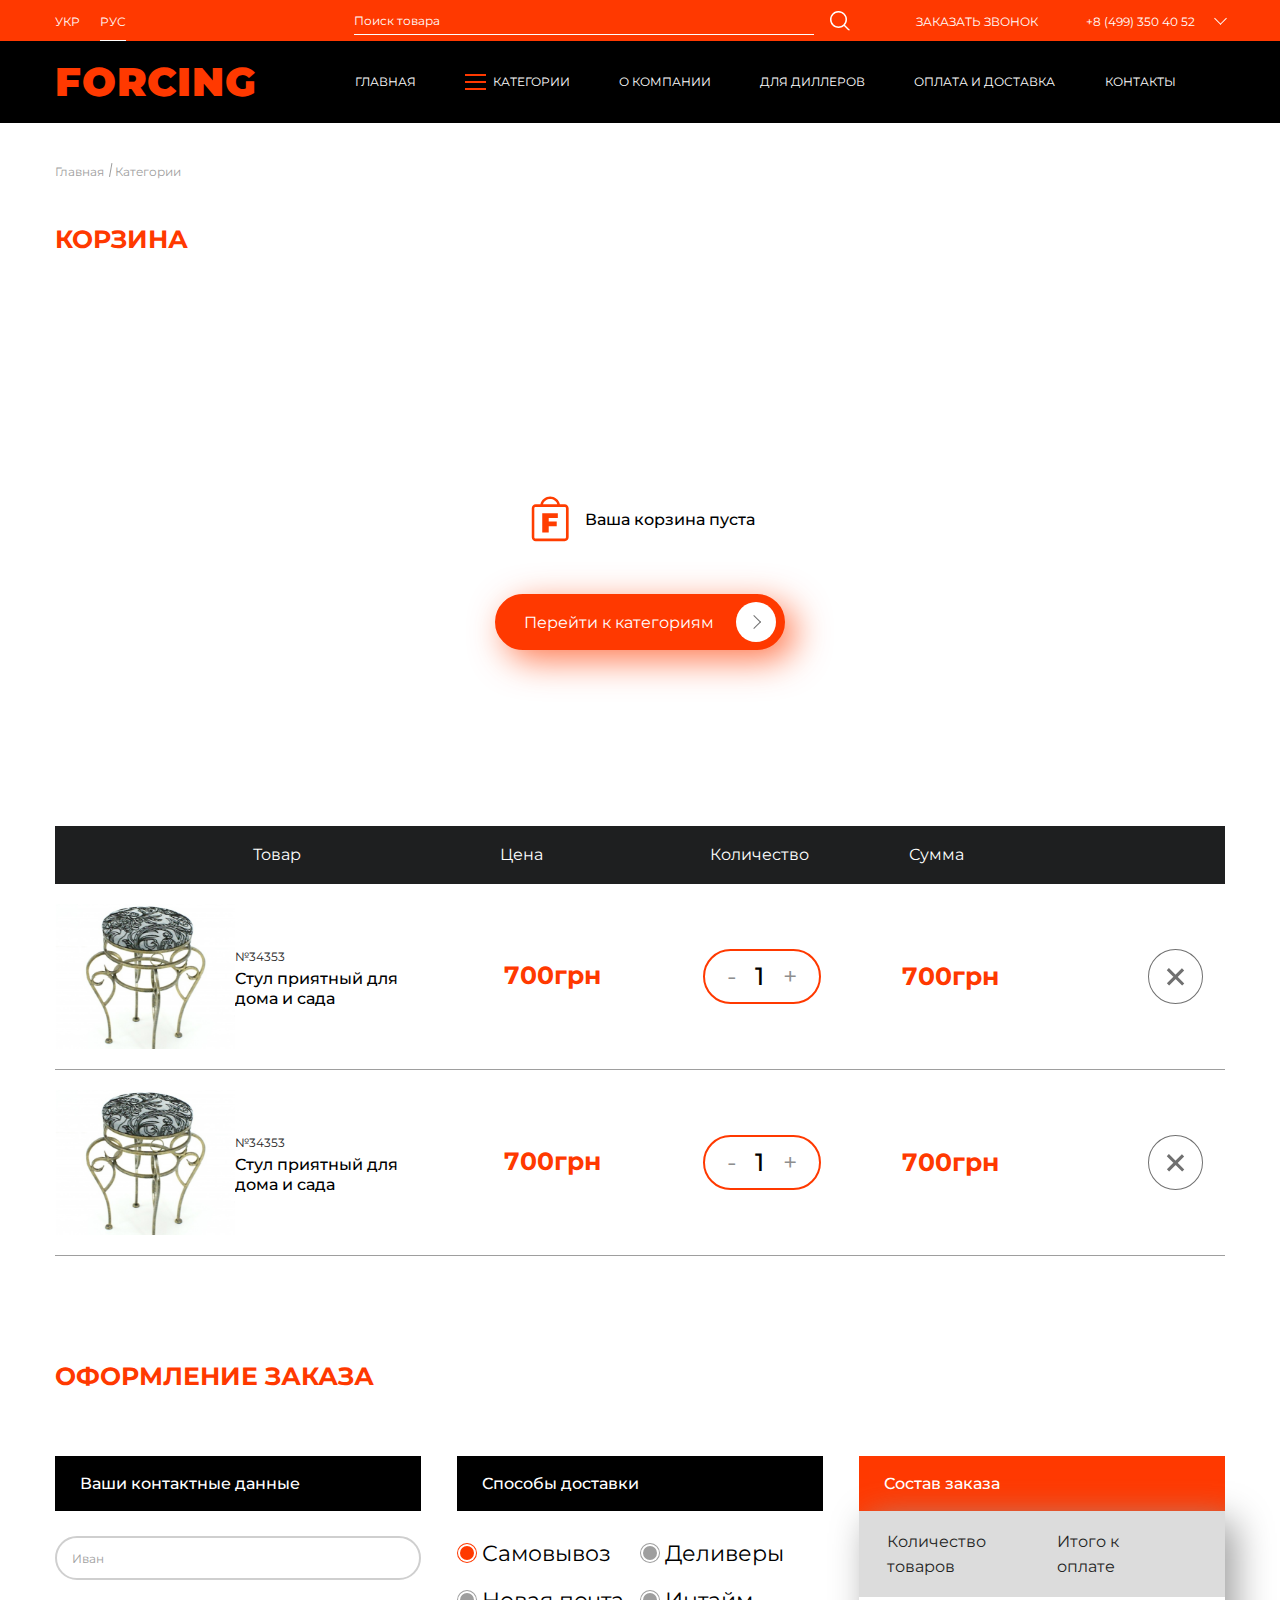
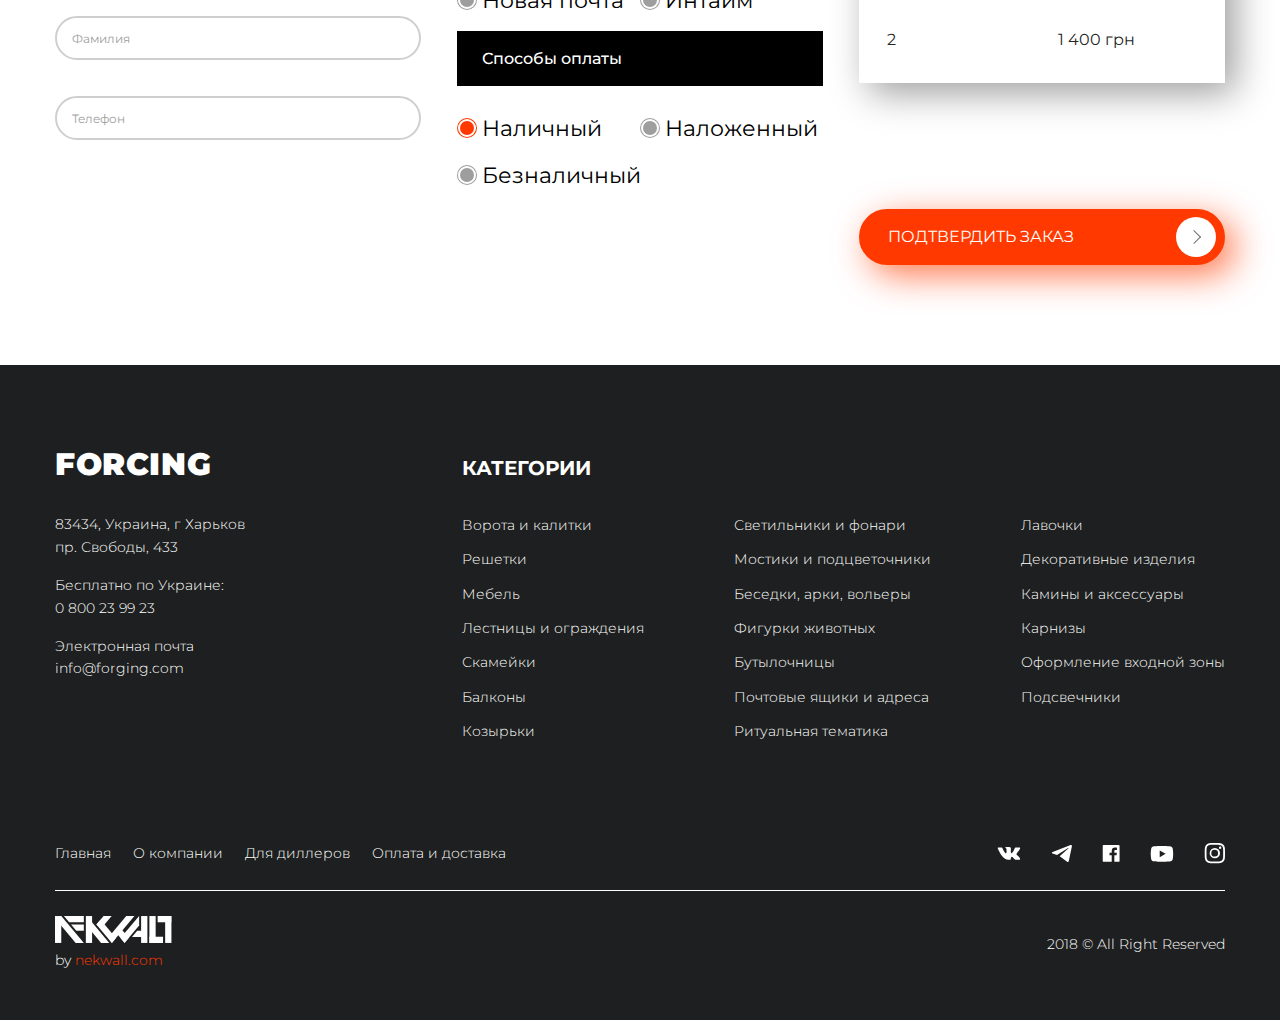
<file: basket.html>
<!doctype html>
<html lang="ru">
<head>
    <meta charset="utf-8">
    <meta name="robots" content="noindex,nofollow">
    <meta name="theme-color" content="#ff3d00"/>
    <meta name="viewport" content="width=device-width, initial-scale=1, maximum-scale=1"/>
    <link rel="shortcut icon" href="img/16.png"/>
    <link rel="apple-touch-icon" href="img/60.png"/>
    <link rel="apple-touch-icon" sizes="76x76" href="img/76.png"/>
    <link rel="apple-touch-icon" sizes="120x120" href="img/120.png"/>
    <link rel="apple-touch-icon" sizes="152x152" href="img/152.png"/>
    <title>Forcing</title>
    <meta name="description" content="">
    <meta name="keywords" content="">
    <meta property="og:title" content=""/>
    <meta property="og:description" content=""/>
    <meta property="og:image" content="img/opengraph.png"/>
    <!--[if IE]>
    <script>
        document.createElement('header');
        document.createElement('nav');
        document.createElement('main');
        document.createElement('section');
        document.createElement('article');
        document.createElement('aside');
        document.createElement('footer');
    </script>
    <![endif]-->
    <link rel="stylesheet" href="css/main.css">
    <link href="https://fonts.googleapis.com/css?family=Montserrat:300,400,500,700,900" rel="stylesheet">
</head>
<body class="basket">

<div class="wrapper">

    <!--HEADER-->
    <header class="header">
        <div class="header-top">
            <div class="container">
                <div class="header-top-holder">
                    <div class="left">
                        <div class="select-language">
                            <span class="ukr">УКР</span>
                            <span class="rus active-language">РУС</span>
                        </div>
                    </div>
                    <div class="right">
                        <div class="form-holder">
                            <form>
                                <input type="search" placeholder="Поиск товара">
                                <a href="search.html">
                                    <svg xmlns="http://www.w3.org/2000/svg" xmlns:xlink="http://www.w3.org/1999/xlink"
    
                                         width="20" height="20" viewBox="0 0 20 20">
                                        <defs>
                                            <path id="7n07a"
                                                  d="M1160.5 26.5a7 7 0 1 0 0-14 7 7 0 0 0 0 14zm6.49-1.51L1172 30c-.67.67-1.33.67-2 0l-4.01-4.01a8.5 8.5 0 1 1 1-1z"/>
                                        </defs>
                                        <g>
                                            <g transform="translate(-1152 -11)">
                                                <g/>
                                                <g>
                                                    <use fill="#fff" xlink:href="#7n07a"/>
                                                </g>
                                            </g>
                                        </g>
                                    </svg>
                                </a>
                            </form>
                        </div>
                        <ul class="callback">
                            <li>
                                <a class="order-call" href="#">
                                    <svg xmlns="http://www.w3.org/2000/svg" xmlns:xlink="http://www.w3.org/1999/xlink"
                                         width="13" height="17" viewBox="0 0 13 17">
                                        <defs>
                                            <path id="4h0na"
                                                  d="M1227.03 24.03c-.8-.5-1.5-.7-2.3.2-1-.3-1.8-1.9-1.8-1.9s-.8-1.5-.4-2.6c1.2-.1 1.5-.7 1.5-1.7l.2-2.3c.1-.9-.4-1.7-1.3-1.7 0 0-3.4-.6-3.9 3.5-.1 1 0 3.2 1.2 5.9s2.9 3.9 3.8 4.5c3.5 2.2 5.3-.5 5.3-.5.5-.8.3-1.6-.5-2.1z"/>
                                            <path id="4h0nb" d="M1227.33 16.73c2 .6 3.1 2.7 2.5 4.7"/>
                                            <path id="4h0nc"
                                                  d="M1228.93 21.33l.4 1.5c0 .1.2.2.3.1l1.1-1.1c.1-.1.1-.3-.1-.3l-1.5-.5c-.1 0-.2.1-.2.3z"/>
                                        </defs>
                                        <g>
                                            <g transform="translate(-1218 -13)">
                                                <g>
                                                    <use fill="#fff" fill-opacity="0" stroke="#f2f2f2"
                                                         stroke-linecap="round"
                                                         stroke-linejoin="round" stroke-miterlimit="50" stroke-width="1.3"
                                                         xlink:href="#4h0na"/>
                                                </g>
                                                <g>
                                                    <g>
                                                        <use fill="#fff" fill-opacity="0" stroke="#f2f2f2"
                                                             stroke-linecap="round" stroke-linejoin="round"
                                                             stroke-miterlimit="50" stroke-width="1.3" xlink:href="#4h0nb"/>
                                                    </g>
                                                    <g>
                                                        <g>
                                                            <use fill="#fff" xlink:href="#4h0nc"/>
                                                        </g>
                                                    </g>
                                                </g>
                                            </g>
                                        </g>
                                    </svg>
                                    Заказать звонок</a>
                                <ul class="dropdown callbackForm">
                                    <li>
                                        <form class="callback-form">
                                            <div class="callback-form-holder">
                                                <input class="default-input" type="text" placeholder="Иван">
                                                <input class="default-input" type="tel" placeholder="Телефон">
                                                <textarea></textarea>
                                                <a href="#" class="button-default submit">ОТПРАВИТЬ</a>
                                            </div>
                                        </form>
                                    </li>
                                </ul>
                            </li>
                            <li><a class="tel" href="tel:+84993504052">+8 (499) 350 40 52</a></li>
                        </ul>
                    </div>
                </div>
            </div>
        </div>
        <div class="header-bottom">
            <div class="container">
                <div class="header-bottom-holder">
                    <div class="left">
                        <a href="/" class="logo">FORCING</a>
                    </div>
                    <div class="right">
                        <nav class="navbar">
                             <span class="hamburger">
                                    <div id="nav-icon">
                                        <span></span>
                                        <span></span>
                                        <span></span>
                                    </div>
                                </span>
                            <ul class="navbar-nav">
                                <li class="nav-item header-top" >
                                    <div class="header-top">
                                        <div class="header-top-holder">
                                            <div class="left">
                                                <div class="select-language">
                                                    <span class="ukr">УКР</span>
                                                    <span class="rus active-language">РУС</span>
                                                </div>
                                            </div>
                                            <div class="right">
                                                <div class="form-holder">
                                                    <form>
                                                        <input type="search" placeholder="Поиск товара">
                                                        <a href="search.html">
                                                            <svg xmlns="http://www.w3.org/2000/svg"
                                                                 xmlns:xlink="http://www.w3.org/1999/xlink"
    
                                                                 width="20" height="20" viewBox="0 0 20 20">
                                                                <defs>
                                                                    <path id="7n07a"
                                                                          d="M1160.5 26.5a7 7 0 1 0 0-14 7 7 0 0 0 0 14zm6.49-1.51L1172 30c-.67.67-1.33.67-2 0l-4.01-4.01a8.5 8.5 0 1 1 1-1z"/>
                                                                </defs>
                                                                <g>
                                                                    <g transform="translate(-1152 -11)">
                                                                        <g/>
                                                                        <g>
                                                                            <use fill="#fff" xlink:href="#7n07a"/>
                                                                        </g>
                                                                    </g>
                                                                </g>
                                                            </svg>
                                                        </a>
                                                    </form>
                                                </div>
                                                <ul class="callback">
                                                    <li>
                                                        <a class="order-call" href="#">
                                                            <svg xmlns="http://www.w3.org/2000/svg" xmlns:xlink="http://www.w3.org/1999/xlink"
                                                                 width="13" height="17" viewBox="0 0 13 17">
                                                                <defs>
                                                                    <path id="4h0na"
                                                                          d="M1227.03 24.03c-.8-.5-1.5-.7-2.3.2-1-.3-1.8-1.9-1.8-1.9s-.8-1.5-.4-2.6c1.2-.1 1.5-.7 1.5-1.7l.2-2.3c.1-.9-.4-1.7-1.3-1.7 0 0-3.4-.6-3.9 3.5-.1 1 0 3.2 1.2 5.9s2.9 3.9 3.8 4.5c3.5 2.2 5.3-.5 5.3-.5.5-.8.3-1.6-.5-2.1z"/>
                                                                    <path id="4h0nb" d="M1227.33 16.73c2 .6 3.1 2.7 2.5 4.7"/>
                                                                    <path id="4h0nc"
                                                                          d="M1228.93 21.33l.4 1.5c0 .1.2.2.3.1l1.1-1.1c.1-.1.1-.3-.1-.3l-1.5-.5c-.1 0-.2.1-.2.3z"/>
                                                                </defs>
                                                                <g>
                                                                    <g transform="translate(-1218 -13)">
                                                                        <g>
                                                                            <use fill="#fff" fill-opacity="0" stroke="#f2f2f2"
                                                                                 stroke-linecap="round"
                                                                                 stroke-linejoin="round" stroke-miterlimit="50" stroke-width="1.3"
                                                                                 xlink:href="#4h0na"/>
                                                                        </g>
                                                                        <g>
                                                                            <g>
                                                                                <use fill="#fff" fill-opacity="0" stroke="#f2f2f2"
                                                                                     stroke-linecap="round" stroke-linejoin="round"
                                                                                     stroke-miterlimit="50" stroke-width="1.3" xlink:href="#4h0nb"/>
                                                                            </g>
                                                                            <g>
                                                                                <g>
                                                                                    <use fill="#fff" xlink:href="#4h0nc"/>
                                                                                </g>
                                                                            </g>
                                                                        </g>
                                                                    </g>
                                                                </g>
                                                            </svg>
                                                            Заказать звонок</a>
                                                        <ul class="dropdown callbackForm">
                                                            <li>
                                                                <form class="callback-form">
                                                                    <div class="callback-form-holder">
                                                                        <input class="default-input" type="text" placeholder="Иван">
                                                                        <input class="default-input" type="tel" placeholder="Телефон">
                                                                        <textarea></textarea>
                                                                        <a href="#" class="button-default submit">ОТПРАВИТЬ</a>
                                                                    </div>
                                                                </form>
                                                            </li>
                                                        </ul>
                                                    </li>
                                                    <li><a class="tel" href="tel:+84993504052">+8 (499) 350 40 52</a></li>
                                                </ul>
                                            </div>
                                        </div>
                                    </div>
                                </li>
                                <li class="nav-item"><a href="/index.html">ГЛАВНАЯ</a></li>
                                <li class="nav-item category">
                                    <div class="menu-icon">
                                        <span></span>
                                        <span></span>
                                        <span></span>
                                    </div>
                                    <a href="/categories.html">КАТЕГОРИИ</a>
                                    <ul class="dropdown">
                                        <div class="container">
                                            <li>
                                                <ul class="download">
                                                    <li>
                                                        <a href="#" download>
                                                            <svg xmlns="http://www.w3.org/2000/svg"
                                                                 xmlns:xlink="http://www.w3.org/1999/xlink" width="46"
                                                                 height="42" viewBox="0 0 46 42">
                                                                <defs>
                                                                    <path id="no4wa"
                                                                          d="M419.32 197.57a3.07 3.07 0 0 1-3.06 3.05h-25.98a3.07 3.07 0 0 1-3.05-3.05v-10.7a3.07 3.07 0 0 1 3.05-3.06h25.98a3.07 3.07 0 0 1 3.06 3.06zm-16.81 7.64c0 .76-.61 1.53-1.53 1.53h-22.92c-.77 0-1.53-.61-1.53-1.53v-35.15c0-.77.61-1.53 1.53-1.53h15.28v7.64a3.07 3.07 0 0 0 3.06 3.06h6.11v3.05h-12.23a4.5 4.5 0 0 0-4.58 4.59v10.7a4.5 4.5 0 0 0 4.58 4.58h12.23zm-7.64-35.92l7.18 8.4h-5.65c-.77 0-1.53-.76-1.53-1.52zm21.4 13h-12.23v-4.6L394.87 167h-16.81a3.07 3.07 0 0 0-3.06 3.06v35.15a3.07 3.07 0 0 0 3.06 3.05h22.92a3.07 3.07 0 0 0 3.06-3.05v-3.06h12.22a4.5 4.5 0 0 0 4.59-4.58v-10.7a4.5 4.5 0 0 0-4.59-4.59z"/>
                                                                    <path id="no4wb"
                                                                          d="M410.15 191.45v-3.05h6.11v-1.53h-7.64v10.7h1.53v-4.59h4.59v-1.53z"/>
                                                                    <path id="no4wc"
                                                                          d="M394.87 191.45h-3.06v-3.05h3.06c.92 0 1.53.6 1.53 1.52s-.61 1.53-1.53 1.53zm0-4.58h-4.59v10.7h1.53v-4.59h3.06a3.07 3.07 0 0 0 3.05-3.06 3.07 3.07 0 0 0-3.05-3.05z"/>
                                                                    <path id="no4wd"
                                                                          d="M405.57 194.51c0 .92-.61 1.53-1.53 1.53h-3.06v-7.64h3.06c.92 0 1.53.6 1.53 1.52zm-1.53-7.64h-4.59v10.7h4.59a3.07 3.07 0 0 0 3.05-3.06v-4.59a3.07 3.07 0 0 0-3.05-3.05z"/>
                                                                </defs>
                                                                <g>
                                                                    <g transform="translate(-375 -167)">
                                                                        <g>
                                                                            <use fill="#ff3d00" xlink:href="#no4wa"/>
                                                                        </g>
                                                                        <g>
                                                                            <use fill="#ff3d00" xlink:href="#no4wb"/>
                                                                        </g>
                                                                        <g>
                                                                            <use fill="#ff3d00" xlink:href="#no4wc"/>
                                                                        </g>
                                                                        <g>
                                                                            <use fill="#ff3d00" xlink:href="#no4wd"/>
                                                                        </g>
                                                                    </g>
                                                                </g>
                                                            </svg>
                                                            <span>Скачать каталог</span>
                                                        </a>
                                                    </li>
                                                    <li>
                                                        <a href="#" download>
                                                            <svg xmlns="http://www.w3.org/2000/svg"
                                                                 xmlns:xlink="http://www.w3.org/1999/xlink" width="46"
                                                                 height="41" viewBox="0 0 46 41">
                                                                <defs>
                                                                    <path id="b2usa"
                                                                          d="M418.79 266.2a3.03 3.03 0 0 1-3.02 3.02H390.1a3.03 3.03 0 0 1-3.02-3.02v-10.57a3.03 3.03 0 0 1 3.02-3.02h25.67a3.03 3.03 0 0 1 3.02 3.02zm-16.61 7.55c0 .75-.6 1.5-1.51 1.5h-22.65c-.76 0-1.51-.6-1.51-1.5v-34.73c0-.76.6-1.51 1.51-1.51h15.1v7.55a3.03 3.03 0 0 0 3.02 3.02h6.04v3.02H390.1a4.45 4.45 0 0 0-4.53 4.53v10.57a4.45 4.45 0 0 0 4.53 4.53h12.08zm-7.55-35.49l7.1 8.3h-5.6c-.75 0-1.5-.75-1.5-1.5zm21.14 12.84h-12.08v-4.53L394.63 236h-16.61a3.03 3.03 0 0 0-3.02 3.02v34.73a3.03 3.03 0 0 0 3.02 3.02h22.65a3.03 3.03 0 0 0 3.02-3.02v-3.02h12.08a4.45 4.45 0 0 0 4.52-4.53v-10.57a4.45 4.45 0 0 0-4.52-4.53z"/>
                                                                    <path id="b2usb"
                                                                          d="M393.12 260.91l-3.02-5.28h1.5l2.27 3.92 2.27-3.92h1.5l-3.01 5.28 3.02 5.29h-1.51l-2.27-3.93-2.26 3.93h-1.51z"/>
                                                                    <path id="b2usc"
                                                                          d="M406.7 264.69v1.5h-7.54v-10.56h1.5v9.06z"/>
                                                                    <path id="b2usd"
                                                                          d="M411.24 255.63a3.03 3.03 0 0 0-3.02 3.02 3.03 3.03 0 0 0 3.02 3.02h1.5c.91 0 1.52.6 1.52 1.5 0 .91-.6 1.52-1.51 1.52h-1.51c-.91 0-1.51-.76-1.51-1.51h-1.51a3.03 3.03 0 0 0 3.02 3.02h1.5a3.03 3.03 0 0 0 3.03-3.02 3.03 3.03 0 0 0-3.02-3.02h-1.51c-.91 0-1.51-.6-1.51-1.51 0-.9.6-1.51 1.5-1.51h1.52c.9 0 1.5.75 1.5 1.5h1.52a3.03 3.03 0 0 0-3.02-3.01z"/>
                                                                </defs>
                                                                <g>
                                                                    <g transform="translate(-375 -236)">
                                                                        <g>
                                                                            <use fill="#ff3d00" xlink:href="#b2usa"/>
                                                                        </g>
                                                                        <g>
                                                                            <use fill="#ff3d00" xlink:href="#b2usb"/>
                                                                        </g>
                                                                        <g>
                                                                            <use fill="#ff3d00" xlink:href="#b2usc"/>
                                                                        </g>
                                                                        <g>
                                                                            <use fill="#ff3d00" xlink:href="#b2usd"/>
                                                                        </g>
                                                                    </g>
                                                                </g>
                                                            </svg>
                                                            <span>Скачать прайс-лист</span>
                                                        </a>
                                                    </li>
                                                </ul>
                                            </li>
                                            <li>
                                                <ul class="categories-list">
                                                    <li><a href="#">Ворота и калитки</a></li>
                                                    <li><a href="#">Решетки</a></li>
                                                    <li><a href="#">Мебель</a></li>
                                                    <li><a href="#">Лестницы и ограждения</a></li>
                                                    <li><a href="#">Скамейки</a></li>
                                                    <li><a href="#">Балконы</a></li>
                                                    <li><a href="#">Козырьки</a></li>
                                                </ul>
                                            </li>
                                            <li>
                                                <ul class="categories-list">
                                                    <li><a href="#">Светильники и фонари</a></li>
                                                    <li><a href="#">Мостики и подцветочники</a></li>
                                                    <li><a href="#">Беседки, арки, вольеры</a></li>
                                                    <li><a href="#">Фигурки животных</a></li>
                                                    <li><a href="#">Бутылочницы</a></li>
                                                    <li><a href="#">Почтовые ящики и адреса</a></li>
                                                    <li><a href="#">Ритуальная тематика</a></li>
                                                </ul>
                                            </li>
                                            <li>
                                                <ul class="categories-list">
                                                    <li><a href="#">Лавочки</a></li>
                                                    <li><a href="#">Декоративные изделия</a></li>
                                                    <li><a href="#">Камины и аксессуары</a></li>
                                                    <li><a href="#">Карнизы</a></li>
                                                    <li><a href="#">Оформление входной зоны</a></li>
                                                    <li><a href="#">Подсвечники</a></li>
                                                </ul>
                                            </li>
                                        </div>
                                    </ul>
                                </li>
                                <li class="nav-item"><a href="/about-company.html">О КОМПАНИИ</a></li>
                                <li class="nav-item"><a href="/for-dealers.html">ДЛЯ ДИЛЛЕРОВ</a></li>
                                <li class="nav-item"><a href="/payment-and-delivery.html">ОПЛАТА И ДОСТАВКА</a></li>
                                <li class="nav-item"><a href="/contacts.html">КОНТАКТЫ</a></li>
                                <li class="nav-item">
                                    <div class="bug">
                                        <a href="/basket.html">
                                            <svg xmlns="http://www.w3.org/2000/svg" xmlns:xlink="http://www.w3.org/1999/xlink"
                                                 width="19" height="23" viewBox="0 0 19 23">
                                                <defs>
                                                    <path id="f65fa"
                                                          d="M1536.59 86.97c0 .38-.3.68-.68.68h-14.88a.67.67 0 0 1-.68-.68V72.1c0-.38.3-.68.68-.68h14.88c.38 0 .68.3.68.68zm-15.56-16.91c-1.12 0-2.03.9-2.03 2.03v14.88c0 1.12.9 2.03 2.03 2.03h14.88c1.12 0 2.03-.9 2.03-2.03V72.1c0-1.12-.9-2.03-2.03-2.03z"/>
                                                    <path id="f65fb"
                                                          d="M1524.82 70.06h7.3c-.36-1.7-2.05-2.7-3.65-2.7s-3.29 1-3.65 2.7zm8.72 1.35h-10.14v-.67c0-2.93 2.64-4.74 5.07-4.74 2.44 0 5.07 1.81 5.07 4.74z"/>
                                                </defs>
                                                <g>
                                                    <g transform="translate(-1519 -66)">
                                                        <g>
                                                            <g>
                                                                <use fill="#fff" xlink:href="#f65fa"/>
                                                            </g>
                                                        </g>
                                                        <g>
                                                            <g>
                                                                <use fill="#fff" xlink:href="#f65fb"/>
                                                            </g>
                                                        </g>
                                                    </g>
                                                </g>
                                            </svg>
                                        </a>
                                    </div>
                                </li>
                            </ul>
                        </nav>
                    </div>
                    <div class="bug">
                        <a href="/basket.html">
                            <svg xmlns="http://www.w3.org/2000/svg" xmlns:xlink="http://www.w3.org/1999/xlink"
                                 width="19" height="23" viewBox="0 0 19 23">
                                <defs>
                                    <path id="f65fa"
                                          d="M1536.59 86.97c0 .38-.3.68-.68.68h-14.88a.67.67 0 0 1-.68-.68V72.1c0-.38.3-.68.68-.68h14.88c.38 0 .68.3.68.68zm-15.56-16.91c-1.12 0-2.03.9-2.03 2.03v14.88c0 1.12.9 2.03 2.03 2.03h14.88c1.12 0 2.03-.9 2.03-2.03V72.1c0-1.12-.9-2.03-2.03-2.03z"/>
                                    <path id="f65fb"
                                          d="M1524.82 70.06h7.3c-.36-1.7-2.05-2.7-3.65-2.7s-3.29 1-3.65 2.7zm8.72 1.35h-10.14v-.67c0-2.93 2.64-4.74 5.07-4.74 2.44 0 5.07 1.81 5.07 4.74z"/>
                                </defs>
                                <g>
                                    <g transform="translate(-1519 -66)">
                                        <g>
                                            <g>
                                                <use fill="#fff" xlink:href="#f65fa"/>
                                            </g>
                                        </g>
                                        <g>
                                            <g>
                                                <use fill="#fff" xlink:href="#f65fb"/>
                                            </g>
                                        </g>
                                    </g>
                                </g>
                            </svg>
                        </a>
                    </div>
                </div>
            </div>
        </div>
    
        <!-- The Modal -->
        <div class="modal callbackModal">
    
            <!-- Modal content -->
            <div class="modal-content">
                <span class="close">&times;</span>
                <p>Ваша заявка была успешно отправлена!</p>
            </div>
    
        </div>
    </header>

    <!--CONTENT-->
    <main id="basket-page">

        <!--breadcrumbs-->
        <div class="container">
            <div class="breadcrumbs">
                <ul>
                    <li><a href="index.html">Главная</a></li>
                    <li><a href="catecories,html">Категории</a></li>
                </ul>
            </div>
        </div>

        <!--section product categories -->
        <section class="section-basket">
            <div class="container">
                <h2 class="section-title">КОРЗИНА</h2>

                <!--if basket is empty-->
                <div class="empty-basket">
                    <div class="title">
                        <?xml version="1.0" encoding="utf-8"?>
                        <svg version="1.1" id="Слой_1" xmlns="http://www.w3.org/2000/svg" xmlns:xlink="http://www.w3.org/1999/xlink" x="0px" y="0px"
	 viewBox="0 0 62.3 72.5" style="enable-background:new 0 0 62.3 72.5;" xml:space="preserve">
<style type="text/css">
	.st0{fill:#FF3D00;}
</style>
<path class="st0" d="M52.4,15h-6.9C44.4,7.9,37.7,3.5,31.4,3.5S18.3,7.9,17.3,15h-6.9c-3.2,0-5.7,2.6-5.7,5.7v42.1
	c0,3.2,2.6,5.7,5.7,5.7h42.1c3.2,0,5.7-2.6,5.7-5.7V20.7C58.1,17.5,55.6,15,52.4,15z M31.4,7.3c4.5,0,9.3,2.9,10.3,7.6H21.1
	C22.1,10.2,26.9,7.3,31.4,7.3z M54.3,62.8c0,1.1-0.8,1.9-1.9,1.9H10.3c-1.1,0-1.9-0.8-1.9-1.9V20.7c0-1.1,0.8-1.9,1.9-1.9H17h28.7
	h6.7c1.1,0,1.9,0.8,1.9,1.9V62.8z"/>
<g>
	<path class="st0" d="M29.3,34.9v4.8h11.6v7.1H29.3v8.9h-9.4V27.8h22.6v7.1H29.3z"/>
</g>
</svg>
                        <span>Ваша корзина пуста</span>
                    </div>
                    <a href="/categories.html" class="button-default">Перейти к категориям</a>
                </div>
                <div class="basket-holder">
                    <div class="basket-header">
                        <span class="prod-title">Товар</span>
                        <span class="price-title">Цена</span>
                        <span class="quantity-title">Количество</span>
                        <span>Сумма</span>
                    </div>
                    <div class="basket-body">
                        <div class="image">
                            <img src="img/background/example-img.png" alt="product">
                        </div>
                        <div class="name">
                            <span class="product-article">№34353</span>
                            <h2 class="product-title">Cтул приятный для дома и сада</h2>
                        </div>
                        <div class="price-in-offer">700грн</div>
                        <div class="count">
                                    <span class="amount">
                                        <span class="down">-</span>
                                        <input type="text" class="counter" id="count" value="1"/>
                                        <span class="up">+</span>
                                    </span>
                        </div>
                        <span class="sum">700грн</span>
                        <div class="del">+</div>
                    </div>
                    <div class="basket-body">
                        <div class="image">
                            <img src="img/background/example-img.png" alt="product">
                        </div>
                        <div class="name">
                            <span class="product-article">№34353</span>
                            <h2 class="product-title">Cтул приятный для дома и сада</h2>
                        </div>
                        <div class="price-in-offer">700грн</div>
                        <div class="count">
                                    <span class="amount">
                                        <span class="down">-</span>
                                        <input type="text" class="counter" id="count" value="1"/>
                                        <span class="up">+</span>
                                    </span>
                        </div>
                        <span class="sum">700грн</span>
                        <div class="del">+</div>
                    </div>
                </div>
            </div>
        </section>

        <!--section ordering-->
        <section class="section-ordering">
            <div class="container">
                <h2 class="section-title">ОФОРМЛЕНИЕ ЗАКАЗА</h2>
                <div class="ordering-form">
                    <form>
                        <div class="ordering-form-holder">
                            <div class="form-group">
                                <span class="form-heading">Ваши контактные данные</span>
                                <input class="default-input" type="text" placeholder="Иван">
                                <input class="default-input" type="text" placeholder="Фамилия">
                                <input class="default-input" type="tel" placeholder="Телефон">
                            </div>
                            <div class="form-group">
                                <span class="form-heading">Способы доставки</span>
                                <form action="#">
                                    <div class="delivery-methods">
                                        <label class="checkbox-container">Самовывоз
                                            <input type="radio" checked="checked" name="radio">
                                            <span class="checkmark"></span>
                                        </label>
                                        <label class="checkbox-container">Деливеры
                                            <input type="radio" name="radio">
                                            <span class="checkmark"></span>
                                        </label>
                                        <label class="checkbox-container">Новая почта
                                            <input type="radio" name="radio">
                                            <span class="checkmark"></span>
                                        </label>
                                        <label class="checkbox-container">Интайм
                                            <input type="radio" name="radio">
                                            <span class="checkmark"></span>
                                        </label>
                                    </div>
                                </form>
                                <span class="form-heading">Способы оплаты</span><form action="#">
                                    <div class="payment-methods">
                                        <label class="checkbox-container">Наличный
                                            <input type="radio" checked="checked" name="radio">
                                            <span class="checkmark"></span>
                                        </label>
                                        <label class="checkbox-container">Наложенный
                                            <input type="radio" name="radio">
                                            <span class="checkmark"></span>
                                        </label>
                                        <label class="checkbox-container">Безналичный
                                            <input type="radio" name="radio">
                                            <span class="checkmark"></span>
                                        </label>
                                    </div>
                                </form>
                            </div>
                            <div class="order-list">
                                <span class="form-heading inner">Состав заказа</span>
                               <div class="order-list-holder">
                                   <div class="order-list-heading">
                                       <span>Количество товаров</span>
                                       <span>Итого к оплате</span>
                                   </div>
                                   <div class="order-list-value">
                                       <span>2</span>
                                       <span>1 400 грн</span>
                                   </div>
                               </div>
                                <div class="success-msg">
                                    <p class="thx">Спасибо!</p>
                                    <p>Ваш заказ успешно отправлен!</p>
                                </div>
                                <span class="button-default">ПОДТВЕРДИТЬ ЗАКАЗ</span>
                            </div>
                        </div>
                    </form>
                </div>
            </div>
        </section>
    </main>

    <!--FOOTER-->
    <footer class="footer">
        <div class="container">
            <div class="footer-holder">
                <div class="footer-top">
                    <div class="left">
                        <a href="/" class="footer-logo">Forcing</a>
                        <ul class="contact-area">
                            <li>
                                <span>83434, Украина, г Харьков</span>
                                <span>пр. Свободы, 433</span>
                            </li>
                            <li>
                                <a href="tel:0800239923">
                                    <span>Бесплатно по Украине:</span>
                                    <span>0 800 23 99 23</span>
                                </a>
                            </li>
                            <li>
                                <a href="mailto:">
                                    <span>Электронная почта</span>
                                    <span>info@forging.com</span>
                                </a>
                            </li>
                        </ul>
                    </div>
                    <div class="right">
                        <h2 class="category-title">КАТЕГОРИИ</h2>
                        <div class="categories">
                            <ul class="categories-list">
                                <li><a href="#">Ворота и калитки</a></li>
                                <li><a href="#">Решетки</a></li>
                                <li><a href="#">Мебель</a></li>
                                <li><a href="#">Лестницы и ограждения</a></li>
                                <li><a href="#">Скамейки</a></li>
                                <li><a href="#">Балконы</a></li>
                                <li><a href="#">Козырьки</a></li>
                            </ul>
                            <ul class="categories-list">
                                <li><a href="#">Светильники и фонари</a></li>
                                <li><a href="#">Мостики и подцветочники</a></li>
                                <li><a href="#">Беседки, арки, вольеры</a></li>
                                <li><a href="#">Фигурки животных</a></li>
                                <li><a href="#">Бутылочницы</a></li>
                                <li><a href="#">Почтовые ящики и адреса</a></li>
                                <li><a href="#">Ритуальная тематика</a></li>
                            </ul>
                            <ul class="categories-list">
                                <li><a href="#">Лавочки</a></li>
                                <li><a href="#">Декоративные изделия</a></li>
                                <li><a href="#">Камины и аксессуары</a></li>
                                <li><a href="#">Карнизы</a></li>
                                <li><a href="#">Оформление входной зоны</a></li>
                                <li><a href="#">Подсвечники</a></li>
                            </ul>
                        </div>
                    </div>
                </div>
                <div class="footer-bottom">
                    <div class="top">
                        <nav>
                            <ul class="footer-nav">
                                <li><a href="/index.html">Главная</a></li>
                                <li><a href="/about-company.html">О компании</a></li>
                                <li><a href="/for-dealers.html">Для диллеров</a></li>
                                <li><a href="/payment-and-delivery.html">Оплата и доставка</a></li>
                            </ul>
                        </nav>
                        <ul class="socials">
                            <li><a href="#" target="_blank">
                                <svg xmlns="http://www.w3.org/2000/svg" xmlns:xlink="http://www.w3.org/1999/xlink"
                                     width="24" height="13" viewBox="0 0 24 13">
                                    <defs>
                                        <path id="5ia2a"
                                              d="M1333.67 4613.73h1.35s.4-.05.61-.27c.2-.2.2-.59.2-.59s-.03-1.8.8-2.07c.84-.26 1.9 1.74 3.01 2.51.86.6 1.5.47 1.5.47l3-.04s1.58-.1.84-1.34c-.06-.1-.42-.91-2.22-2.58-1.88-1.74-1.63-1.46.63-4.48 1.38-1.84 1.94-2.96 1.76-3.44-.16-.45-1.18-.33-1.18-.33l-3.37.02s-.26-.02-.44.09-.3.36-.3.36-.53 1.44-1.24 2.64c-1.52 2.56-2.12 2.7-2.36 2.53-.57-.37-.42-1.48-.42-2.28 0-2.47.38-3.5-.73-3.77a6.18 6.18 0 0 0-1.58-.16c-1.2-.01-2.22.01-2.8.3-.38.18-.67.6-.5.63.22.02.73.13 1 .5.34.47.33 1.53.33 1.53s.2 2.91-.46 3.27c-.47.25-1.08-.26-2.43-2.57-.69-1.18-1.2-2.5-1.2-2.5s-.1-.24-.29-.38a1.48 1.48 0 0 0-.52-.21l-3.21.03s-.48.01-.65.22c-.15.18-.01.58-.01.58s2.51 5.88 5.36 8.84c2.6 2.71 5.57 2.54 5.57 2.54l-.05-.05z"/>
                                    </defs>
                                    <g>
                                        <g transform="translate(-1322 -4601)">
                                            <use fill="#fff" xlink:href="#5ia2a"/>
                                        </g>
                                    </g>
                                </svg>
                            </a></li>
                            <li><a href="#" target="_blank">
                                <svg xmlns="http://www.w3.org/2000/svg" xmlns:xlink="http://www.w3.org/1999/xlink"
                                     width="21" height="17" viewBox="0 0 21 17">
                                    <defs>
                                        <path id="o6bha"
                                              d="M1383.65 4610.19l7.48 5.53c.86.47 1.48.23 1.69-.8l3.05-14.36c.31-1.25-.48-1.82-1.3-1.45l-17.9 6.9c-1.22.5-1.21 1.18-.22 1.48l4.6 1.44 10.63-6.71c.5-.3.96-.14.58.2"/>
                                    </defs>
                                    <g>
                                        <g transform="translate(-1375 -4599)">
                                            <use fill="#fff" xlink:href="#o6bha"/>
                                        </g>
                                    </g>
                                </svg>
                            </a></li>
                            <li><a href="#" target="_blank">
                                <svg xmlns="http://www.w3.org/2000/svg" xmlns:xlink="http://www.w3.org/1999/xlink"
                                     width="18" height="17" viewBox="0 0 18 17">
                                    <defs>
                                        <path id="gtoca"
                                              d="M1442.64 4599h-14.98a.93.93 0 0 0-.93.93v14.98c0 .51.41.93.93.93h8.06v-6.52h-2.2v-2.54h2.2v-1.88c0-2.17 1.33-3.36 3.27-3.36.93 0 1.73.07 1.96.1v2.28h-1.35c-1.05 0-1.25.5-1.25 1.24v1.62h2.51l-.33 2.55h-2.18v6.5h4.29c.51 0 .93-.4.93-.92v-14.98a.93.93 0 0 0-.93-.93"/>
                                    </defs>
                                    <g>
                                        <g transform="translate(-1426 -4599)">
                                            <use fill="#fff" xlink:href="#gtoca"/>
                                        </g>
                                    </g>
                                </svg>
                            </a></li>
                            <li><a href="#" target="_blank">
                                <svg xmlns="http://www.w3.org/2000/svg" xmlns:xlink="http://www.w3.org/1999/xlink"
                                     width="24" height="16" viewBox="0 0 24 16">
                                    <defs>
                                        <path id="7msla"
                                              d="M1482.71 4611.21v-6.73l5.86 3.37zm13-8.79c-.27-.95-1.01-1.69-1.96-1.95-1.75-.47-8.8-.47-8.8-.47s-7.01-.01-8.78.47c-.95.26-1.69 1-1.95 1.95-.33 1.8-.5 3.61-.5 5.43 0 1.82.17 3.63.5 5.41.26.95 1 1.69 1.95 1.95 1.75.47 8.79.47 8.79.47s7.02 0 8.79-.47c.95-.26 1.69-1 1.95-1.95.32-1.78.48-3.6.47-5.4.01-1.83-.14-3.65-.47-5.44z"/>
                                    </defs>
                                    <g>
                                        <g transform="translate(-1473 -4600)">
                                            <use fill="#fff" xlink:href="#7msla"/>
                                        </g>
                                    </g>
                                </svg>
                            </a></li>
                            <li><a href="#" target="_blank">
                                <svg xmlns="http://www.w3.org/2000/svg" xmlns:xlink="http://www.w3.org/1999/xlink"
                                     width="21" height="21" viewBox="0 0 21 21">
                                    <defs>
                                        <path id="t0u0a"
                                              d="M1542.27 4600.51a1.22 1.22 0 1 0 0 2.43 1.22 1.22 0 0 0 0-2.43zm-5.4 10a3.38 3.38 0 1 1 0-6.75 3.38 3.38 0 0 1 0 6.75zm0-8.58a5.2 5.2 0 1 0 0 10.4 5.2 5.2 0 0 0 0-10.4zm0-3.1c2.7 0 3.02 0 4.09.05.99.05 1.52.21 1.88.35.48.19.81.4 1.17.76.35.36.57.7.76 1.17.13.35.3.9.34 1.88a71 71 0 0 1 .06 4.1c0 2.7 0 3.02-.06 4.1a5.7 5.7 0 0 1-.35 1.87c-.2.48-.4.81-.76 1.17-.36.35-.7.57-1.17.76-.35.14-.9.3-1.89.35-1.07.04-1.39.05-4.1.05s-3.03 0-4.1-.06a5.75 5.75 0 0 1-1.9-.35c-.47-.2-.8-.4-1.16-.76-.35-.36-.58-.7-.76-1.17-.14-.35-.3-.9-.35-1.89-.04-1.06-.06-1.39-.06-4.09s.02-3.03.06-4.1c.05-1 .21-1.54.35-1.89a3 3 0 0 1 .76-1.17 3 3 0 0 1 1.17-.75c.35-.14.88-.31 1.87-.36 1.08-.04 1.4-.05 4.1-.05l.04.02zm0-1.83c-2.76 0-3.1.01-4.18.06a7.47 7.47 0 0 0-2.46.47c-.67.26-1.24.6-1.8 1.17a4.95 4.95 0 0 0-1.17 1.8 7.45 7.45 0 0 0-.47 2.46 70.63 70.63 0 0 0-.06 4.18c0 2.75.01 3.1.06 4.17.05 1.08.22 1.82.47 2.46.26.67.6 1.24 1.17 1.8.56.56 1.13.91 1.8 1.17.64.25 1.38.42 2.46.47 1.08.05 1.42.06 4.17.06 2.76 0 3.1-.01 4.18-.06a7.5 7.5 0 0 0 2.46-.47c.67-.26 1.24-.6 1.8-1.17.56-.56.91-1.13 1.17-1.8.25-.64.42-1.38.47-2.46.05-1.08.06-1.42.06-4.17 0-2.76-.01-3.1-.06-4.18a7.5 7.5 0 0 0-.47-2.46 4.97 4.97 0 0 0-1.17-1.8 4.94 4.94 0 0 0-1.8-1.17 7.46 7.46 0 0 0-2.46-.47 70.63 70.63 0 0 0-4.18-.06z"/>
                                    </defs>
                                    <g>
                                        <g transform="translate(-1526 -4597)">
                                            <use fill="#fff" xlink:href="#t0u0a"/>
                                        </g>
                                    </g>
                                </svg>
                            </a></li>
                        </ul>
                    </div>
                    <div class="bottom">
                        <a href="http://nekwall.com/en/" target="_blank" class="product-company">
                            <svg xmlns="http://www.w3.org/2000/svg" xmlns:xlink="http://www.w3.org/1999/xlink" width="117"
                                 height="27" viewBox="0 0 117 27">
                                <defs>
                                    <path id="9205a" d="M378 4701.94v-26.9h6.27v26.9z"/>
                                    <path id="9205b" d="M488.16 4701.95v-26.93h6.27v26.93z"/>
                                    <path id="9205c" d="M472.38 4701.95v-26.9h6.26v26.9z"/>
                                    <path id="9205d" d="M464.11 4701.94v-26.9h6.27v26.9z"/>
                                    <path id="9205e" d="M480.64 4681.27V4675h13.67v6.27z"/>
                                    <path id="9205f" d="M472.38 4702v-6.27h13.67v6.27z"/>
                                    <path id="9205g" d="M408.84 4701.94v-26.9h6.26v26.9z"/>
                                    <path id="9205h" d="M406.84 4701.94h-8.18l-19.2-22.88 4.81-4.03z"/>
                                    <path id="9205i" d="M432.25 4701.94h-8.14l-15.01-17.84 4.8-4.03z"/>
                                    <path id="9205j" d="M438.92 4697.09l-4.05 4.85-15.46-18.36 4.2-4.76z"/>
                                    <path id="9205k" d="M451.84 4696.77l-4.23 5.08-8.24-9.79 4.8-4.03z"/>
                                    <path id="9205l" d="M426.57 4675.04h8.1l-10.46 12.57-4.8-4.03z"/>
                                    <path id="9205m" d="M449.26 4675.03h8.17l-22.56 26.9-3.82-5.2z"/>
                                    <path id="9205n" d="M462.11 4675.03v9.4l-14.57 17.5-4.07-5z"/>
                                    <path id="9205o" d="M406.84 4681.3h-14.7l-5.28-6.27h19.98z"/>
                                    <path id="9205p" d="M406.84 4689.85h-7.54l-5.28-6.27h12.82z"/>
                                    <path id="9205q" d="M467.77 4689.85h-7.57l-5.22 6.26h12.79z"/>
                                </defs>
                                <g>
                                    <g transform="translate(-378 -4675)">
                                        <use fill="#fff" xlink:href="#9205a"/>
                                    </g>
                                    <g transform="translate(-378 -4675)">
                                        <use fill="#fff" xlink:href="#9205b"/>
                                    </g>
                                    <g transform="translate(-378 -4675)">
                                        <use fill="#fff" xlink:href="#9205c"/>
                                    </g>
                                    <g transform="translate(-378 -4675)">
                                        <use fill="#fff" xlink:href="#9205d"/>
                                    </g>
                                    <g transform="translate(-378 -4675)">
                                        <use fill="#fff" xlink:href="#9205e"/>
                                    </g>
                                    <g transform="translate(-378 -4675)">
                                        <use fill="#fff" xlink:href="#9205f"/>
                                    </g>
                                    <g transform="translate(-378 -4675)">
                                        <use fill="#fff" xlink:href="#9205g"/>
                                    </g>
                                    <g transform="translate(-378 -4675)">
                                        <use fill="#fff" xlink:href="#9205h"/>
                                    </g>
                                    <g transform="translate(-378 -4675)">
                                        <use fill="#fff" xlink:href="#9205i"/>
                                    </g>
                                    <g transform="translate(-378 -4675)">
                                        <use fill="#fff" xlink:href="#9205j"/>
                                    </g>
                                    <g transform="translate(-378 -4675)">
                                        <use fill="#fff" xlink:href="#9205k"/>
                                    </g>
                                    <g transform="translate(-378 -4675)">
                                        <use fill="#fff" xlink:href="#9205l"/>
                                    </g>
                                    <g transform="translate(-378 -4675)">
                                        <use fill="#fff" xlink:href="#9205m"/>
                                    </g>
                                    <g transform="translate(-378 -4675)">
                                        <use fill="#fff" xlink:href="#9205n"/>
                                    </g>
                                    <g transform="translate(-378 -4675)">
                                        <use fill="#fff" xlink:href="#9205o"/>
                                    </g>
                                    <g transform="translate(-378 -4675)">
                                        <use fill="#fff" xlink:href="#9205p"/>
                                    </g>
                                    <g transform="translate(-378 -4675)">
                                        <use fill="#fff" xlink:href="#9205q"/>
                                    </g>
                                </g>
                            </svg>
                            <p>by <span>nekwall.com</span></p>
                        </a>
                        <span class="copy">2018 &copy; All Right Reserved</span>
                    </div>
                </div>
            </div>
        </div>
    </footer>

</div>

<!--SCRIPTS-->
<script src="js/main.js"></script>
</body>
</html>
</file>
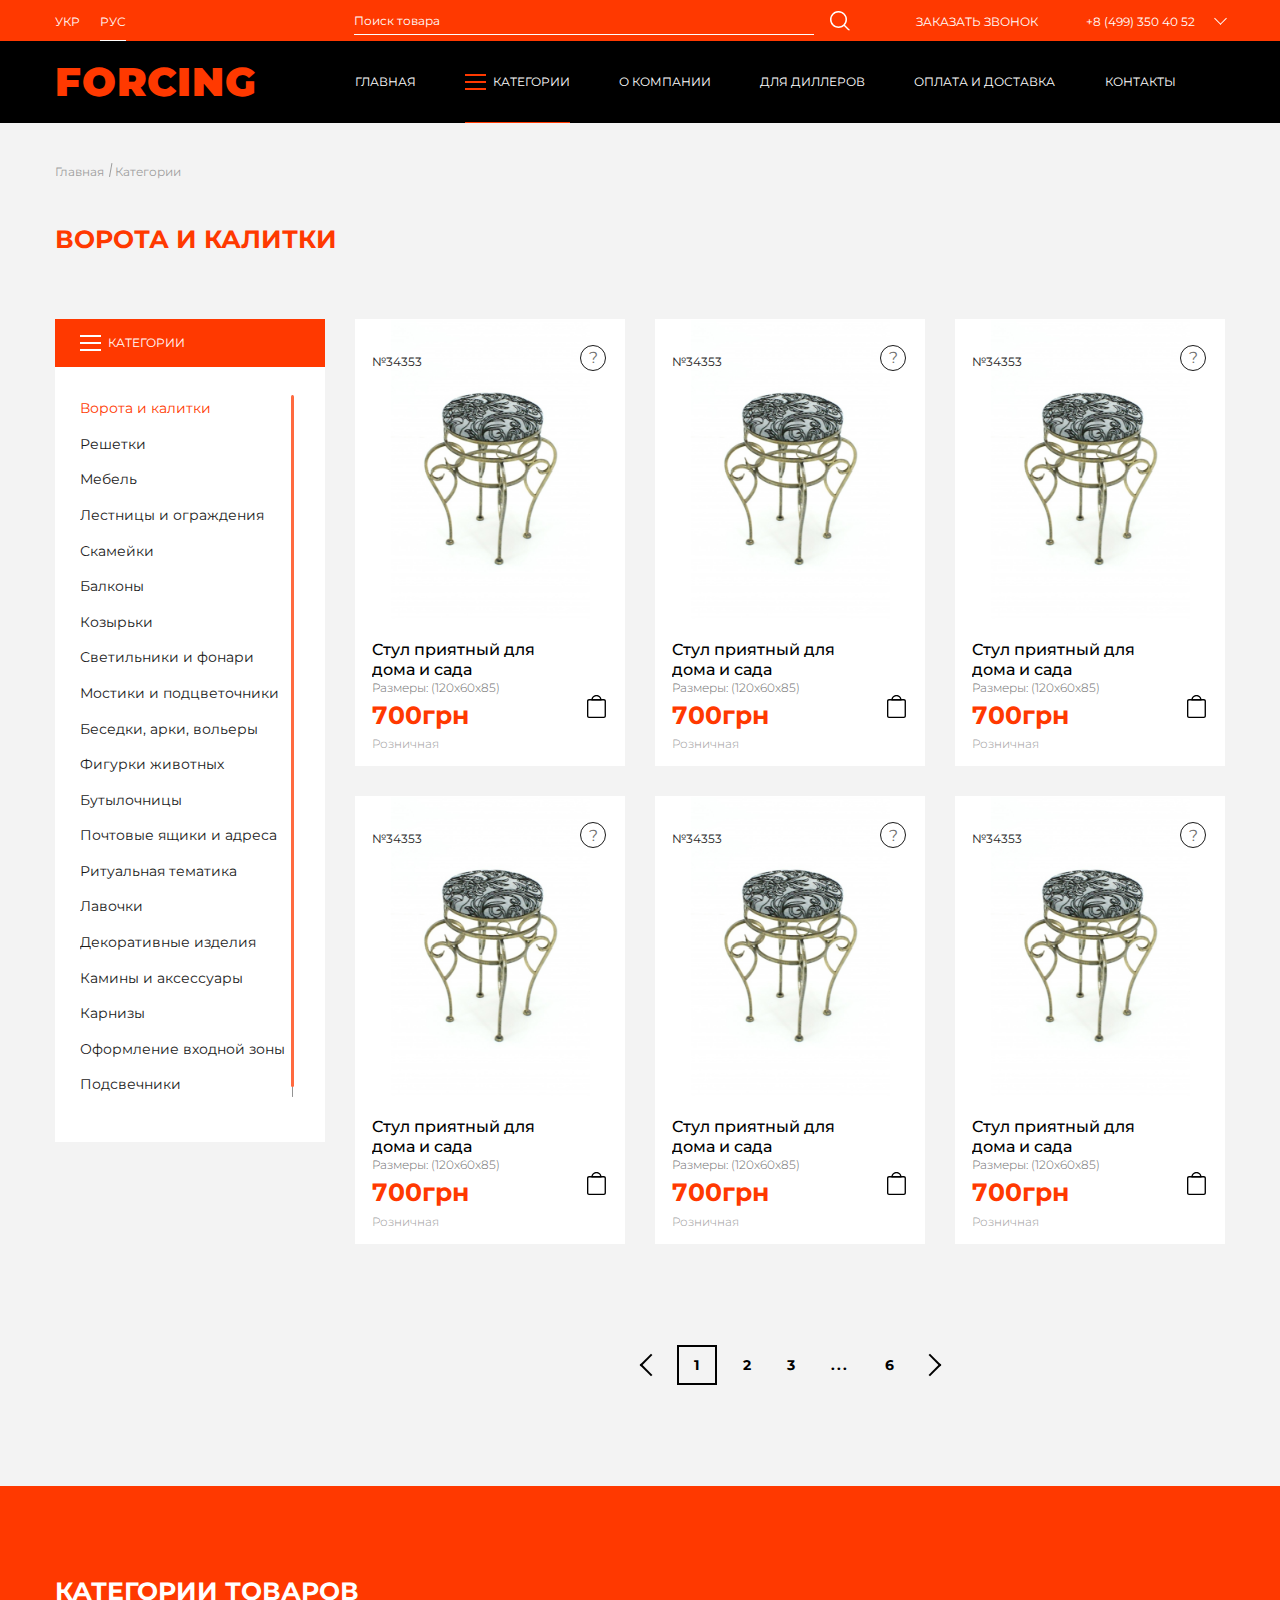
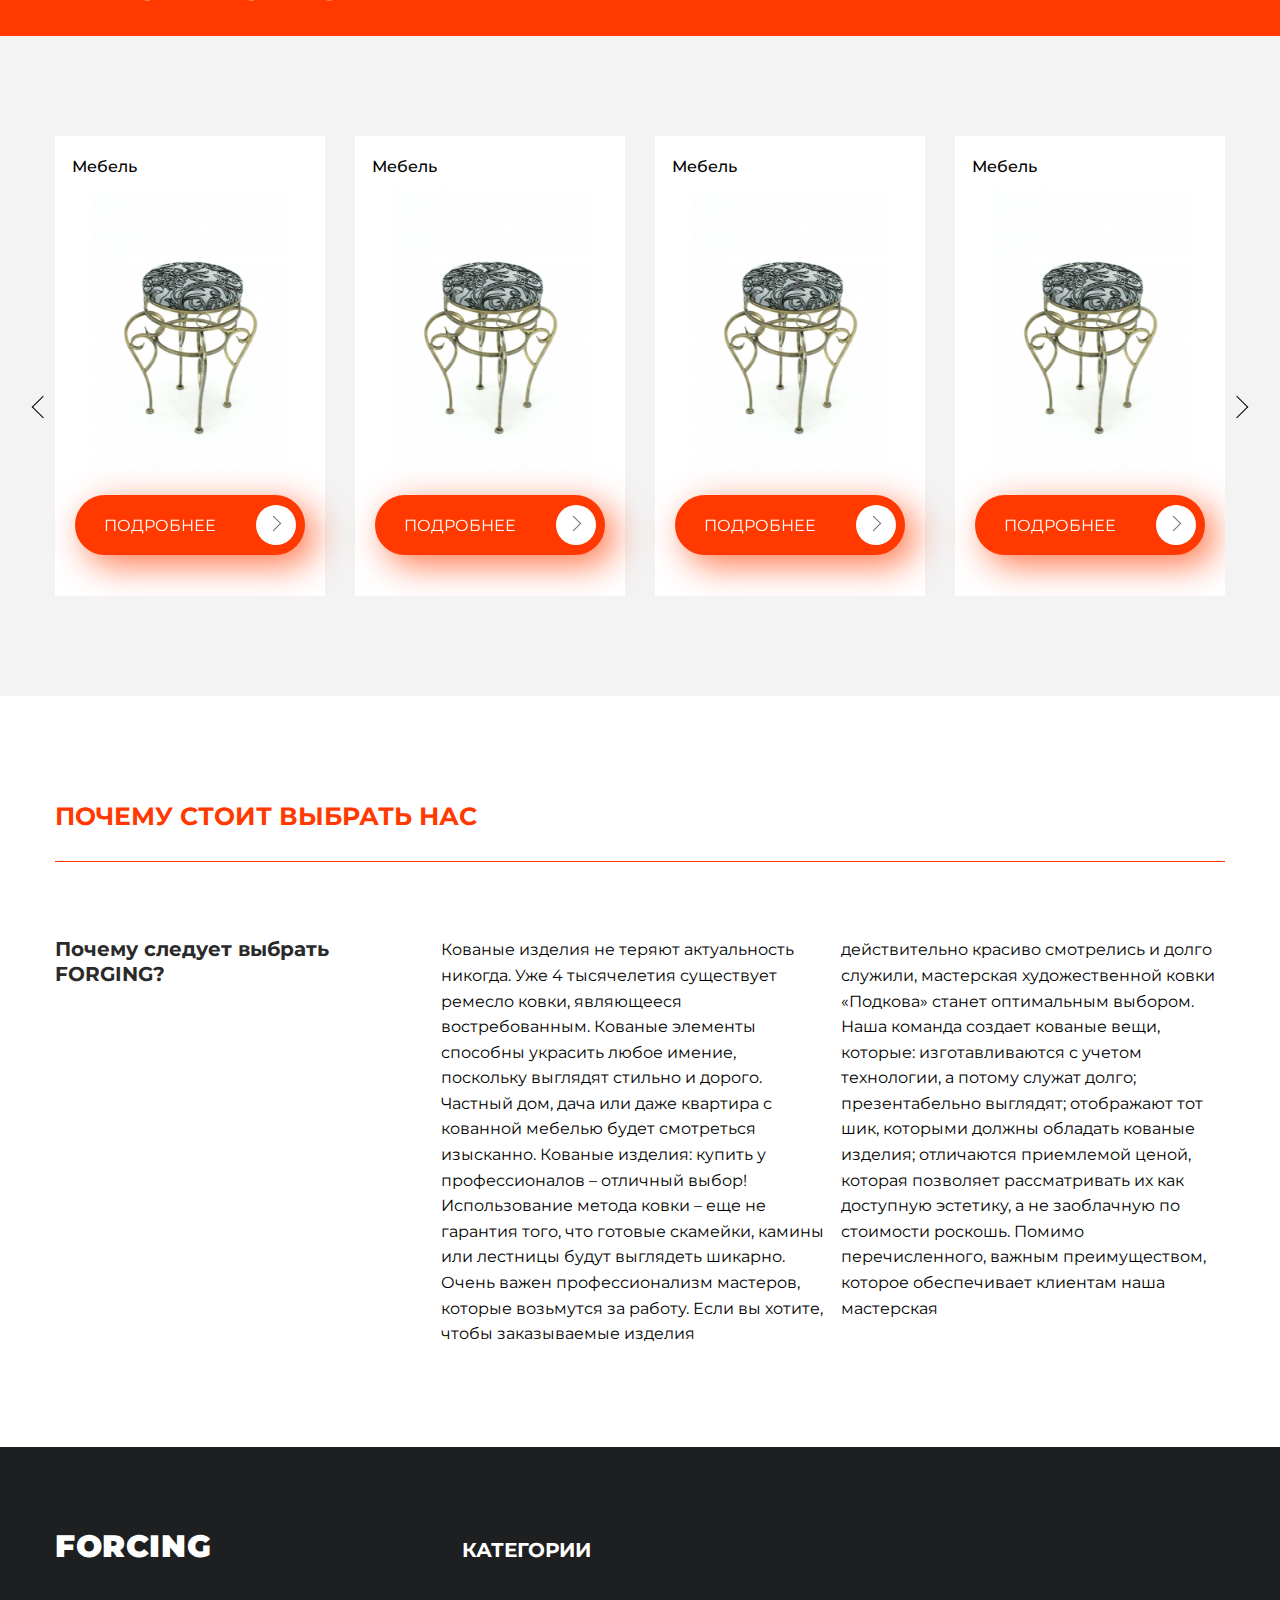
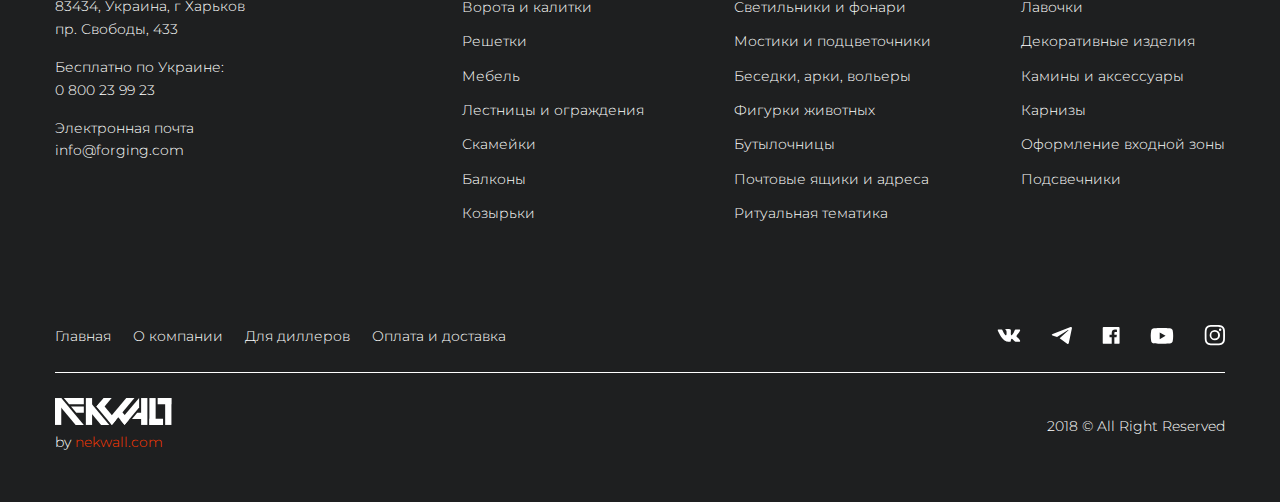
<file: categories.html>
<!doctype html>
<html lang="ru">
<head>
    <meta charset="utf-8">
    <meta name="robots" content="noindex,nofollow">
    <meta name="theme-color" content="#ff3d00"/>
    <meta name="viewport" content="width=device-width, initial-scale=1, maximum-scale=1"/>
    <link rel="shortcut icon" href="img/16.png"/>
    <link rel="apple-touch-icon" href="img/60.png"/>
    <link rel="apple-touch-icon" sizes="76x76" href="img/76.png"/>
    <link rel="apple-touch-icon" sizes="120x120" href="img/120.png"/>
    <link rel="apple-touch-icon" sizes="152x152" href="img/152.png"/>
    <title>Forcing</title>
    <meta name="description" content="">
    <meta name="keywords" content="">
    <meta property="og:title" content=""/>
    <meta property="og:description" content=""/>
    <meta property="og:image" content="img/opengraph.png"/>
    <!--[if IE]>
    <script>
        document.createElement('header');
        document.createElement('nav');
        document.createElement('main');
        document.createElement('section');
        document.createElement('article');
        document.createElement('aside');
        document.createElement('footer');
    </script>
    <![endif]-->
    <link rel="stylesheet" href="css/main.css">
    <link href="https://fonts.googleapis.com/css?family=Montserrat:300,400,500,700,900" rel="stylesheet">
</head>
<body>

<div class="wrapper">

    <!--HEADER-->
    <header class="header">
        <div class="header-top">
            <div class="container">
                <div class="header-top-holder">
                    <div class="left">
                        <div class="select-language">
                            <span class="ukr">УКР</span>
                            <span class="rus active-language">РУС</span>
                        </div>
                    </div>
                    <div class="right">
                        <div class="form-holder">
                            <form>
                                <input type="search" placeholder="Поиск товара">
                                <a href="search.html">
                                    <svg xmlns="http://www.w3.org/2000/svg" xmlns:xlink="http://www.w3.org/1999/xlink"
    
                                         width="20" height="20" viewBox="0 0 20 20">
                                        <defs>
                                            <path id="7n07a"
                                                  d="M1160.5 26.5a7 7 0 1 0 0-14 7 7 0 0 0 0 14zm6.49-1.51L1172 30c-.67.67-1.33.67-2 0l-4.01-4.01a8.5 8.5 0 1 1 1-1z"/>
                                        </defs>
                                        <g>
                                            <g transform="translate(-1152 -11)">
                                                <g/>
                                                <g>
                                                    <use fill="#fff" xlink:href="#7n07a"/>
                                                </g>
                                            </g>
                                        </g>
                                    </svg>
                                </a>
                            </form>
                        </div>
                        <ul class="callback">
                            <li>
                                <a class="order-call" href="#">
                                    <svg xmlns="http://www.w3.org/2000/svg" xmlns:xlink="http://www.w3.org/1999/xlink"
                                         width="13" height="17" viewBox="0 0 13 17">
                                        <defs>
                                            <path id="4h0na"
                                                  d="M1227.03 24.03c-.8-.5-1.5-.7-2.3.2-1-.3-1.8-1.9-1.8-1.9s-.8-1.5-.4-2.6c1.2-.1 1.5-.7 1.5-1.7l.2-2.3c.1-.9-.4-1.7-1.3-1.7 0 0-3.4-.6-3.9 3.5-.1 1 0 3.2 1.2 5.9s2.9 3.9 3.8 4.5c3.5 2.2 5.3-.5 5.3-.5.5-.8.3-1.6-.5-2.1z"/>
                                            <path id="4h0nb" d="M1227.33 16.73c2 .6 3.1 2.7 2.5 4.7"/>
                                            <path id="4h0nc"
                                                  d="M1228.93 21.33l.4 1.5c0 .1.2.2.3.1l1.1-1.1c.1-.1.1-.3-.1-.3l-1.5-.5c-.1 0-.2.1-.2.3z"/>
                                        </defs>
                                        <g>
                                            <g transform="translate(-1218 -13)">
                                                <g>
                                                    <use fill="#fff" fill-opacity="0" stroke="#f2f2f2"
                                                         stroke-linecap="round"
                                                         stroke-linejoin="round" stroke-miterlimit="50" stroke-width="1.3"
                                                         xlink:href="#4h0na"/>
                                                </g>
                                                <g>
                                                    <g>
                                                        <use fill="#fff" fill-opacity="0" stroke="#f2f2f2"
                                                             stroke-linecap="round" stroke-linejoin="round"
                                                             stroke-miterlimit="50" stroke-width="1.3" xlink:href="#4h0nb"/>
                                                    </g>
                                                    <g>
                                                        <g>
                                                            <use fill="#fff" xlink:href="#4h0nc"/>
                                                        </g>
                                                    </g>
                                                </g>
                                            </g>
                                        </g>
                                    </svg>
                                    Заказать звонок</a>
                                <ul class="dropdown callbackForm">
                                    <li>
                                        <form class="callback-form">
                                            <div class="callback-form-holder">
                                                <input class="default-input" type="text" placeholder="Иван">
                                                <input class="default-input" type="tel" placeholder="Телефон">
                                                <textarea></textarea>
                                                <a href="#" class="button-default submit">ОТПРАВИТЬ</a>
                                            </div>
                                        </form>
                                    </li>
                                </ul>
                            </li>
                            <li><a class="tel" href="tel:+84993504052">+8 (499) 350 40 52</a></li>
                        </ul>
                    </div>
                </div>
            </div>
        </div>
        <div class="header-bottom">
            <div class="container">
                <div class="header-bottom-holder">
                    <div class="left">
                        <a href="/" class="logo">FORCING</a>
                    </div>
                    <div class="right">
                        <nav class="navbar">
                             <span class="hamburger">
                                    <div id="nav-icon">
                                        <span></span>
                                        <span></span>
                                        <span></span>
                                    </div>
                                </span>
                            <ul class="navbar-nav">
                                <li class="nav-item header-top" >
                                    <div class="header-top">
                                        <div class="header-top-holder">
                                            <div class="left">
                                                <div class="select-language">
                                                    <span class="ukr">УКР</span>
                                                    <span class="rus active-language">РУС</span>
                                                </div>
                                            </div>
                                            <div class="right">
                                                <div class="form-holder">
                                                    <form>
                                                        <input type="search" placeholder="Поиск товара">
                                                        <a href="search.html">
                                                            <svg xmlns="http://www.w3.org/2000/svg"
                                                                 xmlns:xlink="http://www.w3.org/1999/xlink"
    
                                                                 width="20" height="20" viewBox="0 0 20 20">
                                                                <defs>
                                                                    <path id="7n07a"
                                                                          d="M1160.5 26.5a7 7 0 1 0 0-14 7 7 0 0 0 0 14zm6.49-1.51L1172 30c-.67.67-1.33.67-2 0l-4.01-4.01a8.5 8.5 0 1 1 1-1z"/>
                                                                </defs>
                                                                <g>
                                                                    <g transform="translate(-1152 -11)">
                                                                        <g/>
                                                                        <g>
                                                                            <use fill="#fff" xlink:href="#7n07a"/>
                                                                        </g>
                                                                    </g>
                                                                </g>
                                                            </svg>
                                                        </a>
                                                    </form>
                                                </div>
                                                <ul class="callback">
                                                    <li>
                                                        <a class="order-call" href="#">
                                                            <svg xmlns="http://www.w3.org/2000/svg" xmlns:xlink="http://www.w3.org/1999/xlink"
                                                                 width="13" height="17" viewBox="0 0 13 17">
                                                                <defs>
                                                                    <path id="4h0na"
                                                                          d="M1227.03 24.03c-.8-.5-1.5-.7-2.3.2-1-.3-1.8-1.9-1.8-1.9s-.8-1.5-.4-2.6c1.2-.1 1.5-.7 1.5-1.7l.2-2.3c.1-.9-.4-1.7-1.3-1.7 0 0-3.4-.6-3.9 3.5-.1 1 0 3.2 1.2 5.9s2.9 3.9 3.8 4.5c3.5 2.2 5.3-.5 5.3-.5.5-.8.3-1.6-.5-2.1z"/>
                                                                    <path id="4h0nb" d="M1227.33 16.73c2 .6 3.1 2.7 2.5 4.7"/>
                                                                    <path id="4h0nc"
                                                                          d="M1228.93 21.33l.4 1.5c0 .1.2.2.3.1l1.1-1.1c.1-.1.1-.3-.1-.3l-1.5-.5c-.1 0-.2.1-.2.3z"/>
                                                                </defs>
                                                                <g>
                                                                    <g transform="translate(-1218 -13)">
                                                                        <g>
                                                                            <use fill="#fff" fill-opacity="0" stroke="#f2f2f2"
                                                                                 stroke-linecap="round"
                                                                                 stroke-linejoin="round" stroke-miterlimit="50" stroke-width="1.3"
                                                                                 xlink:href="#4h0na"/>
                                                                        </g>
                                                                        <g>
                                                                            <g>
                                                                                <use fill="#fff" fill-opacity="0" stroke="#f2f2f2"
                                                                                     stroke-linecap="round" stroke-linejoin="round"
                                                                                     stroke-miterlimit="50" stroke-width="1.3" xlink:href="#4h0nb"/>
                                                                            </g>
                                                                            <g>
                                                                                <g>
                                                                                    <use fill="#fff" xlink:href="#4h0nc"/>
                                                                                </g>
                                                                            </g>
                                                                        </g>
                                                                    </g>
                                                                </g>
                                                            </svg>
                                                            Заказать звонок</a>
                                                        <ul class="dropdown callbackForm">
                                                            <li>
                                                                <form class="callback-form">
                                                                    <div class="callback-form-holder">
                                                                        <input class="default-input" type="text" placeholder="Иван">
                                                                        <input class="default-input" type="tel" placeholder="Телефон">
                                                                        <textarea></textarea>
                                                                        <a href="#" class="button-default submit">ОТПРАВИТЬ</a>
                                                                    </div>
                                                                </form>
                                                            </li>
                                                        </ul>
                                                    </li>
                                                    <li><a class="tel" href="tel:+84993504052">+8 (499) 350 40 52</a></li>
                                                </ul>
                                            </div>
                                        </div>
                                    </div>
                                </li>
                                <li class="nav-item"><a href="/index.html">ГЛАВНАЯ</a></li>
                                <li class="nav-item category">
                                    <div class="menu-icon">
                                        <span></span>
                                        <span></span>
                                        <span></span>
                                    </div>
                                    <a href="/categories.html">КАТЕГОРИИ</a>
                                    <ul class="dropdown">
                                        <div class="container">
                                            <li>
                                                <ul class="download">
                                                    <li>
                                                        <a href="#" download>
                                                            <svg xmlns="http://www.w3.org/2000/svg"
                                                                 xmlns:xlink="http://www.w3.org/1999/xlink" width="46"
                                                                 height="42" viewBox="0 0 46 42">
                                                                <defs>
                                                                    <path id="no4wa"
                                                                          d="M419.32 197.57a3.07 3.07 0 0 1-3.06 3.05h-25.98a3.07 3.07 0 0 1-3.05-3.05v-10.7a3.07 3.07 0 0 1 3.05-3.06h25.98a3.07 3.07 0 0 1 3.06 3.06zm-16.81 7.64c0 .76-.61 1.53-1.53 1.53h-22.92c-.77 0-1.53-.61-1.53-1.53v-35.15c0-.77.61-1.53 1.53-1.53h15.28v7.64a3.07 3.07 0 0 0 3.06 3.06h6.11v3.05h-12.23a4.5 4.5 0 0 0-4.58 4.59v10.7a4.5 4.5 0 0 0 4.58 4.58h12.23zm-7.64-35.92l7.18 8.4h-5.65c-.77 0-1.53-.76-1.53-1.52zm21.4 13h-12.23v-4.6L394.87 167h-16.81a3.07 3.07 0 0 0-3.06 3.06v35.15a3.07 3.07 0 0 0 3.06 3.05h22.92a3.07 3.07 0 0 0 3.06-3.05v-3.06h12.22a4.5 4.5 0 0 0 4.59-4.58v-10.7a4.5 4.5 0 0 0-4.59-4.59z"/>
                                                                    <path id="no4wb"
                                                                          d="M410.15 191.45v-3.05h6.11v-1.53h-7.64v10.7h1.53v-4.59h4.59v-1.53z"/>
                                                                    <path id="no4wc"
                                                                          d="M394.87 191.45h-3.06v-3.05h3.06c.92 0 1.53.6 1.53 1.52s-.61 1.53-1.53 1.53zm0-4.58h-4.59v10.7h1.53v-4.59h3.06a3.07 3.07 0 0 0 3.05-3.06 3.07 3.07 0 0 0-3.05-3.05z"/>
                                                                    <path id="no4wd"
                                                                          d="M405.57 194.51c0 .92-.61 1.53-1.53 1.53h-3.06v-7.64h3.06c.92 0 1.53.6 1.53 1.52zm-1.53-7.64h-4.59v10.7h4.59a3.07 3.07 0 0 0 3.05-3.06v-4.59a3.07 3.07 0 0 0-3.05-3.05z"/>
                                                                </defs>
                                                                <g>
                                                                    <g transform="translate(-375 -167)">
                                                                        <g>
                                                                            <use fill="#ff3d00" xlink:href="#no4wa"/>
                                                                        </g>
                                                                        <g>
                                                                            <use fill="#ff3d00" xlink:href="#no4wb"/>
                                                                        </g>
                                                                        <g>
                                                                            <use fill="#ff3d00" xlink:href="#no4wc"/>
                                                                        </g>
                                                                        <g>
                                                                            <use fill="#ff3d00" xlink:href="#no4wd"/>
                                                                        </g>
                                                                    </g>
                                                                </g>
                                                            </svg>
                                                            <span>Скачать каталог</span>
                                                        </a>
                                                    </li>
                                                    <li>
                                                        <a href="#" download>
                                                            <svg xmlns="http://www.w3.org/2000/svg"
                                                                 xmlns:xlink="http://www.w3.org/1999/xlink" width="46"
                                                                 height="41" viewBox="0 0 46 41">
                                                                <defs>
                                                                    <path id="b2usa"
                                                                          d="M418.79 266.2a3.03 3.03 0 0 1-3.02 3.02H390.1a3.03 3.03 0 0 1-3.02-3.02v-10.57a3.03 3.03 0 0 1 3.02-3.02h25.67a3.03 3.03 0 0 1 3.02 3.02zm-16.61 7.55c0 .75-.6 1.5-1.51 1.5h-22.65c-.76 0-1.51-.6-1.51-1.5v-34.73c0-.76.6-1.51 1.51-1.51h15.1v7.55a3.03 3.03 0 0 0 3.02 3.02h6.04v3.02H390.1a4.45 4.45 0 0 0-4.53 4.53v10.57a4.45 4.45 0 0 0 4.53 4.53h12.08zm-7.55-35.49l7.1 8.3h-5.6c-.75 0-1.5-.75-1.5-1.5zm21.14 12.84h-12.08v-4.53L394.63 236h-16.61a3.03 3.03 0 0 0-3.02 3.02v34.73a3.03 3.03 0 0 0 3.02 3.02h22.65a3.03 3.03 0 0 0 3.02-3.02v-3.02h12.08a4.45 4.45 0 0 0 4.52-4.53v-10.57a4.45 4.45 0 0 0-4.52-4.53z"/>
                                                                    <path id="b2usb"
                                                                          d="M393.12 260.91l-3.02-5.28h1.5l2.27 3.92 2.27-3.92h1.5l-3.01 5.28 3.02 5.29h-1.51l-2.27-3.93-2.26 3.93h-1.51z"/>
                                                                    <path id="b2usc"
                                                                          d="M406.7 264.69v1.5h-7.54v-10.56h1.5v9.06z"/>
                                                                    <path id="b2usd"
                                                                          d="M411.24 255.63a3.03 3.03 0 0 0-3.02 3.02 3.03 3.03 0 0 0 3.02 3.02h1.5c.91 0 1.52.6 1.52 1.5 0 .91-.6 1.52-1.51 1.52h-1.51c-.91 0-1.51-.76-1.51-1.51h-1.51a3.03 3.03 0 0 0 3.02 3.02h1.5a3.03 3.03 0 0 0 3.03-3.02 3.03 3.03 0 0 0-3.02-3.02h-1.51c-.91 0-1.51-.6-1.51-1.51 0-.9.6-1.51 1.5-1.51h1.52c.9 0 1.5.75 1.5 1.5h1.52a3.03 3.03 0 0 0-3.02-3.01z"/>
                                                                </defs>
                                                                <g>
                                                                    <g transform="translate(-375 -236)">
                                                                        <g>
                                                                            <use fill="#ff3d00" xlink:href="#b2usa"/>
                                                                        </g>
                                                                        <g>
                                                                            <use fill="#ff3d00" xlink:href="#b2usb"/>
                                                                        </g>
                                                                        <g>
                                                                            <use fill="#ff3d00" xlink:href="#b2usc"/>
                                                                        </g>
                                                                        <g>
                                                                            <use fill="#ff3d00" xlink:href="#b2usd"/>
                                                                        </g>
                                                                    </g>
                                                                </g>
                                                            </svg>
                                                            <span>Скачать прайс-лист</span>
                                                        </a>
                                                    </li>
                                                </ul>
                                            </li>
                                            <li>
                                                <ul class="categories-list">
                                                    <li><a href="#">Ворота и калитки</a></li>
                                                    <li><a href="#">Решетки</a></li>
                                                    <li><a href="#">Мебель</a></li>
                                                    <li><a href="#">Лестницы и ограждения</a></li>
                                                    <li><a href="#">Скамейки</a></li>
                                                    <li><a href="#">Балконы</a></li>
                                                    <li><a href="#">Козырьки</a></li>
                                                </ul>
                                            </li>
                                            <li>
                                                <ul class="categories-list">
                                                    <li><a href="#">Светильники и фонари</a></li>
                                                    <li><a href="#">Мостики и подцветочники</a></li>
                                                    <li><a href="#">Беседки, арки, вольеры</a></li>
                                                    <li><a href="#">Фигурки животных</a></li>
                                                    <li><a href="#">Бутылочницы</a></li>
                                                    <li><a href="#">Почтовые ящики и адреса</a></li>
                                                    <li><a href="#">Ритуальная тематика</a></li>
                                                </ul>
                                            </li>
                                            <li>
                                                <ul class="categories-list">
                                                    <li><a href="#">Лавочки</a></li>
                                                    <li><a href="#">Декоративные изделия</a></li>
                                                    <li><a href="#">Камины и аксессуары</a></li>
                                                    <li><a href="#">Карнизы</a></li>
                                                    <li><a href="#">Оформление входной зоны</a></li>
                                                    <li><a href="#">Подсвечники</a></li>
                                                </ul>
                                            </li>
                                        </div>
                                    </ul>
                                </li>
                                <li class="nav-item"><a href="/about-company.html">О КОМПАНИИ</a></li>
                                <li class="nav-item"><a href="/for-dealers.html">ДЛЯ ДИЛЛЕРОВ</a></li>
                                <li class="nav-item"><a href="/payment-and-delivery.html">ОПЛАТА И ДОСТАВКА</a></li>
                                <li class="nav-item"><a href="/contacts.html">КОНТАКТЫ</a></li>
                                <li class="nav-item">
                                    <div class="bug">
                                        <a href="/basket.html">
                                            <svg xmlns="http://www.w3.org/2000/svg" xmlns:xlink="http://www.w3.org/1999/xlink"
                                                 width="19" height="23" viewBox="0 0 19 23">
                                                <defs>
                                                    <path id="f65fa"
                                                          d="M1536.59 86.97c0 .38-.3.68-.68.68h-14.88a.67.67 0 0 1-.68-.68V72.1c0-.38.3-.68.68-.68h14.88c.38 0 .68.3.68.68zm-15.56-16.91c-1.12 0-2.03.9-2.03 2.03v14.88c0 1.12.9 2.03 2.03 2.03h14.88c1.12 0 2.03-.9 2.03-2.03V72.1c0-1.12-.9-2.03-2.03-2.03z"/>
                                                    <path id="f65fb"
                                                          d="M1524.82 70.06h7.3c-.36-1.7-2.05-2.7-3.65-2.7s-3.29 1-3.65 2.7zm8.72 1.35h-10.14v-.67c0-2.93 2.64-4.74 5.07-4.74 2.44 0 5.07 1.81 5.07 4.74z"/>
                                                </defs>
                                                <g>
                                                    <g transform="translate(-1519 -66)">
                                                        <g>
                                                            <g>
                                                                <use fill="#fff" xlink:href="#f65fa"/>
                                                            </g>
                                                        </g>
                                                        <g>
                                                            <g>
                                                                <use fill="#fff" xlink:href="#f65fb"/>
                                                            </g>
                                                        </g>
                                                    </g>
                                                </g>
                                            </svg>
                                        </a>
                                    </div>
                                </li>
                            </ul>
                        </nav>
                    </div>
                    <div class="bug">
                        <a href="/basket.html">
                            <svg xmlns="http://www.w3.org/2000/svg" xmlns:xlink="http://www.w3.org/1999/xlink"
                                 width="19" height="23" viewBox="0 0 19 23">
                                <defs>
                                    <path id="f65fa"
                                          d="M1536.59 86.97c0 .38-.3.68-.68.68h-14.88a.67.67 0 0 1-.68-.68V72.1c0-.38.3-.68.68-.68h14.88c.38 0 .68.3.68.68zm-15.56-16.91c-1.12 0-2.03.9-2.03 2.03v14.88c0 1.12.9 2.03 2.03 2.03h14.88c1.12 0 2.03-.9 2.03-2.03V72.1c0-1.12-.9-2.03-2.03-2.03z"/>
                                    <path id="f65fb"
                                          d="M1524.82 70.06h7.3c-.36-1.7-2.05-2.7-3.65-2.7s-3.29 1-3.65 2.7zm8.72 1.35h-10.14v-.67c0-2.93 2.64-4.74 5.07-4.74 2.44 0 5.07 1.81 5.07 4.74z"/>
                                </defs>
                                <g>
                                    <g transform="translate(-1519 -66)">
                                        <g>
                                            <g>
                                                <use fill="#fff" xlink:href="#f65fa"/>
                                            </g>
                                        </g>
                                        <g>
                                            <g>
                                                <use fill="#fff" xlink:href="#f65fb"/>
                                            </g>
                                        </g>
                                    </g>
                                </g>
                            </svg>
                        </a>
                    </div>
                </div>
            </div>
        </div>
    
        <!-- The Modal -->
        <div class="modal callbackModal">
    
            <!-- Modal content -->
            <div class="modal-content">
                <span class="close">&times;</span>
                <p>Ваша заявка была успешно отправлена!</p>
            </div>
    
        </div>
    </header>

    <!--CONTENT-->
    <main id="categories-page">

        <!--breadcrumbs-->
        <div class="container">
            <div class="breadcrumbs">
                <ul>
                    <li><a href="index.html">Главная</a></li>
                    <li><a href="catecories,html">Категории</a></li>
                </ul>
            </div>
        </div>

        <!--section product categories -->
        <section class="section section-product-categories">
            <div class="container">
                <h3 class="section-title">ВОРОТА И КАЛИТКИ</h3>

                <div class="section-product-categories-holder">
                    <aside>
                        <ul>
                            <li class="category">
                                <span id="asideBtn" class="title">
                                    <div class="menu-icon">
                                        <span class="inverse"></span>
                                        <span class="inverse"></span>
                                        <span class="inverse"></span>
                                    </div>
                                    <span>КАТЕГОРИИ</span>
                                </span>
                                <ul id="scrollListInner" class="dropdown">
                                    <li class="active"><a href="#">Ворота и калитки</a></li>
                                    <li><a href="#">Решетки</a></li>
                                    <li><a href="#">Мебель</a></li>
                                    <li><a href="#">Лестницы и ограждения</a></li>
                                    <li><a href="#">Скамейки</a></li>
                                    <li><a href="#">Балконы</a></li>
                                    <li><a href="#">Козырьки</a></li>
                                    <li><a href="#">Светильники и фонари</a></li>
                                    <li><a href="#">Мостики и подцветочники</a></li>
                                    <li><a href="#">Беседки, арки, вольеры</a></li>
                                    <li><a href="#">Фигурки животных</a></li>
                                    <li><a href="#">Бутылочницы</a></li>
                                    <li><a href="#">Почтовые ящики и адреса</a></li>
                                    <li><a href="#">Ритуальная тематика</a></li>
                                    <li><a href="#">Лавочки</a></li>
                                    <li><a href="#">Декоративные изделия</a></li>
                                    <li><a href="#">Камины и аксессуары</a></li>
                                    <li><a href="#">Карнизы</a></li>
                                    <li><a href="#">Оформление входной зоны</a></li>
                                    <li><a href="#">Подсвечники</a></li>
                                </ul>
                            </li>
                        </ul>
                    </aside>
                    <div class="categories-product-cards">
                        <div class="card card-product-categories">
                            <a href="product-page.html" class="product-detailed"></a>
                            <div class="card-image">
                                <img src="img/background/example-img.png" alt="product" class="product-image">
                            </div>
                            <div class="card-description">
                                <h2 class="product-title">Cтул приятный для дома и сада</h2>
                                <span class="product-size">Размеры: (120х60х85)</span>
                                <div class="product-price">
                                    <span class="price-in-offer">700грн</span>
                                    <span class="type-of-sale">Розничная</span>
                                </div>
                            </div>
                            <span class="product-article">№34353</span>
                            <span href="#" class="add-to-bug">
                                <svg xmlns="http://www.w3.org/2000/svg" xmlns:xlink="http://www.w3.org/1999/xlink"
                                     width="19" height="23" viewBox="0 0 19 23">
                                    <defs>
                                        <path id="f65fa"
                                              d="M1536.59 86.97c0 .38-.3.68-.68.68h-14.88a.67.67 0 0 1-.68-.68V72.1c0-.38.3-.68.68-.68h14.88c.38 0 .68.3.68.68zm-15.56-16.91c-1.12 0-2.03.9-2.03 2.03v14.88c0 1.12.9 2.03 2.03 2.03h14.88c1.12 0 2.03-.9 2.03-2.03V72.1c0-1.12-.9-2.03-2.03-2.03z"/>
                                        <path id="f65fb"
                                              d="M1524.82 70.06h7.3c-.36-1.7-2.05-2.7-3.65-2.7s-3.29 1-3.65 2.7zm8.72 1.35h-10.14v-.67c0-2.93 2.64-4.74 5.07-4.74 2.44 0 5.07 1.81 5.07 4.74z"/>
                                    </defs>
                                    <g>
                                        <g transform="translate(-1519 -66)">
                                            <g>
                                                <g>
                                                    <use fill="#fff" xlink:href="#f65fa"/>
                                                </g>
                                            </g>
                                            <g>
                                                <g>
                                                    <use fill="#fff" xlink:href="#f65fb"/>
                                                </g>
                                            </g>
                                        </g>
                                    </g>
                                </svg>
                            </span>
                            <span href="#" class="more-info">?</span>
                            <div class="special-offer">
                                <span>При заказе от 3 шт действует оптовая цена - 560грн</span>
                            </div>
                        </div>
                        <div class="card card-product-categories">
                            <a href="product-page.html" class="product-detailed"></a>
                            <div class="card-image">
                                <img src="img/background/example-img.png" alt="product" class="product-image">
                            </div>
                            <div class="card-description">
                                <h2 class="product-title">Cтул приятный для дома и сада</h2>
                                <span class="product-size">Размеры: (120х60х85)</span>
                                <div class="product-price">
                                    <span class="price-in-offer">700грн</span>
                                    <span class="type-of-sale">Розничная</span>
                                </div>
                            </div>
                            <span class="product-article">№34353</span>
                            <span href="#" class="add-to-bug">
                                <svg xmlns="http://www.w3.org/2000/svg" xmlns:xlink="http://www.w3.org/1999/xlink"
                                     width="19" height="23" viewBox="0 0 19 23">
                                    <defs>
                                        <path id="f65fa"
                                              d="M1536.59 86.97c0 .38-.3.68-.68.68h-14.88a.67.67 0 0 1-.68-.68V72.1c0-.38.3-.68.68-.68h14.88c.38 0 .68.3.68.68zm-15.56-16.91c-1.12 0-2.03.9-2.03 2.03v14.88c0 1.12.9 2.03 2.03 2.03h14.88c1.12 0 2.03-.9 2.03-2.03V72.1c0-1.12-.9-2.03-2.03-2.03z"/>
                                        <path id="f65fb"
                                              d="M1524.82 70.06h7.3c-.36-1.7-2.05-2.7-3.65-2.7s-3.29 1-3.65 2.7zm8.72 1.35h-10.14v-.67c0-2.93 2.64-4.74 5.07-4.74 2.44 0 5.07 1.81 5.07 4.74z"/>
                                    </defs>
                                    <g>
                                        <g transform="translate(-1519 -66)">
                                            <g>
                                                <g>
                                                    <use fill="#fff" xlink:href="#f65fa"/>
                                                </g>
                                            </g>
                                            <g>
                                                <g>
                                                    <use fill="#fff" xlink:href="#f65fb"/>
                                                </g>
                                            </g>
                                        </g>
                                    </g>
                                </svg>
                            </span>
                            <span href="#" class="more-info">?</span>
                            <div class="special-offer">
                                <span>При заказе от 3 шт действует оптовая цена - 560грн</span>
                            </div>
                        </div>
                        <div class="card card-product-categories">
                            <a href="product-page.html" class="product-detailed"></a>
                            <div class="card-image">
                                <img src="img/background/example-img.png" alt="product" class="product-image">
                            </div>
                            <div class="card-description">
                                <h2 class="product-title">Cтул приятный для дома и сада</h2>
                                <span class="product-size">Размеры: (120х60х85)</span>
                                <div class="product-price">
                                    <span class="price-in-offer">700грн</span>
                                    <span class="type-of-sale">Розничная</span>
                                </div>
                            </div>
                            <span class="product-article">№34353</span>
                            <span href="#" class="add-to-bug">
                                <svg xmlns="http://www.w3.org/2000/svg" xmlns:xlink="http://www.w3.org/1999/xlink"
                                     width="19" height="23" viewBox="0 0 19 23">
                                    <defs>
                                        <path id="f65fa"
                                              d="M1536.59 86.97c0 .38-.3.68-.68.68h-14.88a.67.67 0 0 1-.68-.68V72.1c0-.38.3-.68.68-.68h14.88c.38 0 .68.3.68.68zm-15.56-16.91c-1.12 0-2.03.9-2.03 2.03v14.88c0 1.12.9 2.03 2.03 2.03h14.88c1.12 0 2.03-.9 2.03-2.03V72.1c0-1.12-.9-2.03-2.03-2.03z"/>
                                        <path id="f65fb"
                                              d="M1524.82 70.06h7.3c-.36-1.7-2.05-2.7-3.65-2.7s-3.29 1-3.65 2.7zm8.72 1.35h-10.14v-.67c0-2.93 2.64-4.74 5.07-4.74 2.44 0 5.07 1.81 5.07 4.74z"/>
                                    </defs>
                                    <g>
                                        <g transform="translate(-1519 -66)">
                                            <g>
                                                <g>
                                                    <use fill="#fff" xlink:href="#f65fa"/>
                                                </g>
                                            </g>
                                            <g>
                                                <g>
                                                    <use fill="#fff" xlink:href="#f65fb"/>
                                                </g>
                                            </g>
                                        </g>
                                    </g>
                                </svg>
                            </span>
                            <span href="#" class="more-info">?</span>
                            <div class="special-offer">
                                <span>При заказе от 3 шт действует оптовая цена - 560грн</span>
                            </div>
                        </div>

                        <div class="card card-product-categories">
                            <a href="product-page.html" class="product-detailed"></a>
                            <div class="card-image">
                                <img src="img/background/example-img.png" alt="product" class="product-image">
                            </div>
                            <div class="card-description">
                                <h2 class="product-title">Cтул приятный для дома и сада</h2>
                                <span class="product-size">Размеры: (120х60х85)</span>
                                <div class="product-price">
                                    <span class="price-in-offer">700грн</span>
                                    <span class="type-of-sale">Розничная</span>
                                </div>
                            </div>
                            <span class="product-article">№34353</span>
                            <span href="#" class="add-to-bug">
                                <svg xmlns="http://www.w3.org/2000/svg" xmlns:xlink="http://www.w3.org/1999/xlink"
                                     width="19" height="23" viewBox="0 0 19 23">
                                    <defs>
                                        <path id="f65fa"
                                              d="M1536.59 86.97c0 .38-.3.68-.68.68h-14.88a.67.67 0 0 1-.68-.68V72.1c0-.38.3-.68.68-.68h14.88c.38 0 .68.3.68.68zm-15.56-16.91c-1.12 0-2.03.9-2.03 2.03v14.88c0 1.12.9 2.03 2.03 2.03h14.88c1.12 0 2.03-.9 2.03-2.03V72.1c0-1.12-.9-2.03-2.03-2.03z"/>
                                        <path id="f65fb"
                                              d="M1524.82 70.06h7.3c-.36-1.7-2.05-2.7-3.65-2.7s-3.29 1-3.65 2.7zm8.72 1.35h-10.14v-.67c0-2.93 2.64-4.74 5.07-4.74 2.44 0 5.07 1.81 5.07 4.74z"/>
                                    </defs>
                                    <g>
                                        <g transform="translate(-1519 -66)">
                                            <g>
                                                <g>
                                                    <use fill="#fff" xlink:href="#f65fa"/>
                                                </g>
                                            </g>
                                            <g>
                                                <g>
                                                    <use fill="#fff" xlink:href="#f65fb"/>
                                                </g>
                                            </g>
                                        </g>
                                    </g>
                                </svg>
                            </span>
                            <span href="#" class="more-info">?</span>
                            <div class="special-offer">
                                <span>При заказе от 3 шт действует оптовая цена - 560грн</span>
                            </div>
                        </div>
                        <div class="card card-product-categories">
                            <a href="product-page.html" class="product-detailed"></a>
                            <div class="card-image">
                                <img src="img/background/example-img.png" alt="product" class="product-image">
                            </div>
                            <div class="card-description">
                                <h2 class="product-title">Cтул приятный для дома и сада</h2>
                                <span class="product-size">Размеры: (120х60х85)</span>
                                <div class="product-price">
                                    <span class="price-in-offer">700грн</span>
                                    <span class="type-of-sale">Розничная</span>
                                </div>
                            </div>
                            <span class="product-article">№34353</span>
                            <span href="#" class="add-to-bug">
                                <svg xmlns="http://www.w3.org/2000/svg" xmlns:xlink="http://www.w3.org/1999/xlink"
                                     width="19" height="23" viewBox="0 0 19 23">
                                    <defs>
                                        <path id="f65fa"
                                              d="M1536.59 86.97c0 .38-.3.68-.68.68h-14.88a.67.67 0 0 1-.68-.68V72.1c0-.38.3-.68.68-.68h14.88c.38 0 .68.3.68.68zm-15.56-16.91c-1.12 0-2.03.9-2.03 2.03v14.88c0 1.12.9 2.03 2.03 2.03h14.88c1.12 0 2.03-.9 2.03-2.03V72.1c0-1.12-.9-2.03-2.03-2.03z"/>
                                        <path id="f65fb"
                                              d="M1524.82 70.06h7.3c-.36-1.7-2.05-2.7-3.65-2.7s-3.29 1-3.65 2.7zm8.72 1.35h-10.14v-.67c0-2.93 2.64-4.74 5.07-4.74 2.44 0 5.07 1.81 5.07 4.74z"/>
                                    </defs>
                                    <g>
                                        <g transform="translate(-1519 -66)">
                                            <g>
                                                <g>
                                                    <use fill="#fff" xlink:href="#f65fa"/>
                                                </g>
                                            </g>
                                            <g>
                                                <g>
                                                    <use fill="#fff" xlink:href="#f65fb"/>
                                                </g>
                                            </g>
                                        </g>
                                    </g>
                                </svg>
                            </span>
                            <span href="#" class="more-info">?</span>
                            <div class="special-offer">
                                <span>При заказе от 3 шт действует оптовая цена - 560грн</span>
                            </div>
                        </div>
                        <div class="card card-product-categories">
                            <a href="product-page.html" class="product-detailed"></a>
                            <div class="card-image">
                                <img src="img/background/example-img.png" alt="product" class="product-image">
                            </div>
                            <div class="card-description">
                                <h2 class="product-title">Cтул приятный для дома и сада</h2>
                                <span class="product-size">Размеры: (120х60х85)</span>
                                <div class="product-price">
                                    <span class="price-in-offer">700грн</span>
                                    <span class="type-of-sale">Розничная</span>
                                </div>
                            </div>
                            <span class="product-article">№34353</span>
                            <span href="#" class="add-to-bug">
                                <svg xmlns="http://www.w3.org/2000/svg" xmlns:xlink="http://www.w3.org/1999/xlink"
                                     width="19" height="23" viewBox="0 0 19 23">
                                    <defs>
                                        <path id="f65fa"
                                              d="M1536.59 86.97c0 .38-.3.68-.68.68h-14.88a.67.67 0 0 1-.68-.68V72.1c0-.38.3-.68.68-.68h14.88c.38 0 .68.3.68.68zm-15.56-16.91c-1.12 0-2.03.9-2.03 2.03v14.88c0 1.12.9 2.03 2.03 2.03h14.88c1.12 0 2.03-.9 2.03-2.03V72.1c0-1.12-.9-2.03-2.03-2.03z"/>
                                        <path id="f65fb"
                                              d="M1524.82 70.06h7.3c-.36-1.7-2.05-2.7-3.65-2.7s-3.29 1-3.65 2.7zm8.72 1.35h-10.14v-.67c0-2.93 2.64-4.74 5.07-4.74 2.44 0 5.07 1.81 5.07 4.74z"/>
                                    </defs>
                                    <g>
                                        <g transform="translate(-1519 -66)">
                                            <g>
                                                <g>
                                                    <use fill="#fff" xlink:href="#f65fa"/>
                                                </g>
                                            </g>
                                            <g>
                                                <g>
                                                    <use fill="#fff" xlink:href="#f65fb"/>
                                                </g>
                                            </g>
                                        </g>
                                    </g>
                                </svg>
                            </span>
                            <span href="#" class="more-info">?</span>
                            <div class="special-offer">
                                <span>При заказе от 3 шт действует оптовая цена - 560грн</span>
                            </div>
                        </div>

                        <!--include pagination-->
                        <div class="pagin">
                            <ul>
                                <li class="left-arrow"></li>
                                <li class="active">1</li>
                                <li><a href="#">2</a></li>
                                <li><a href="#">3</a></li>
                                <li class="dots">...</li>
                                <li><a href="#">6</a></li>
                                <li class="right-arrow"><a href="#"></a></li>
                            </ul>
                        </div>
                    </div>
                </div>
            </div>
        </section>

        <!--section inner categories-->
        <section class="section-inner-categories">
            <div class="section-heading">
                <div class="container">
                    <h3 class="section-title-inverse">КАТЕГОРИИ ТОВАРОВ</h3>
                </div>
            </div>
            <div class="container">
                <div class="swiper-container default-slider">
                    <div class="swiper-wrapper">
                        <div class="swiper-slide">
                            <div class="card">
                                <div class="card-description">
                                    <h2 class="product-title">Мебель</h2>
                                </div>
                                <div class="card-image">
                                    <img src="img/background/example-img.png" alt="product" class="product-image">
                                </div>
                               <div class="button-holder">
                                   <a href="#" class="button-default">ПОДРОБНЕЕ</a>
                               </div>
                            </div>
                        </div>
                        <div class="swiper-slide">
                            <div class="card">
                                <div class="card-description">
                                    <h2 class="product-title">Мебель</h2>
                                </div>
                                <div class="card-image">
                                    <img src="img/background/example-img.png" alt="product" class="product-image">
                                </div>
                                <div class="button-holder">
                                    <a href="#" class="button-default">ПОДРОБНЕЕ</a>
                                </div>
                            </div>
                        </div>
                        <div class="swiper-slide">
                            <div class="card">
                                <div class="card-description">
                                    <h2 class="product-title">Мебель</h2>
                                </div>
                                <div class="card-image">
                                    <img src="img/background/example-img.png" alt="product" class="product-image">
                                </div>
                                <div class="button-holder">
                                    <a href="#" class="button-default">ПОДРОБНЕЕ</a>
                                </div>
                            </div>
                        </div>
                        <div class="swiper-slide">
                            <div class="card">
                                <div class="card-description">
                                    <h2 class="product-title">Мебель</h2>
                                </div>
                                <div class="card-image">
                                    <img src="img/background/example-img.png" alt="product" class="product-image">
                                </div>
                                <div class="button-holder">
                                    <a href="#" class="button-default">ПОДРОБНЕЕ</a>
                                </div>
                            </div>
                        </div>
                    </div>
                </div>
                <div class="swiper-button swiper-button-prev"></div>
                <div class="swiper-button swiper-button-next"></div>
            </div>
        </section>

        <!--section why do we choose us-->
        <section class="section section-why-we">
            <div class="container">
                <h3 class="section-title border">ПОЧЕМУ СТОИТ ВЫБРАТЬ НАС</h3>
                <div class="section-why-we-holder">
                    <div class="left">
                        <h3 class="title">Почему следует выбрать FORGING?</h3>
                    </div>
                    <div class="right">
                        <p class="description">Кованые изделия не теряют актуальность никогда. Уже 4 тысячелетия
                            существует ремесло ковки, являющееся востребованным. Кованые
                            элементы способны украсить любое имение, поскольку выглядят стильно и дорого. Частный дом,
                            дача или даже квартира с кованной мебелью будет смотреться изысканно. Кованые изделия:
                            купить у профессионалов – отличный выбор! Использование метода ковки – еще не гарантия того,
                            что готовые скамейки, камины или лестницы будут выглядеть шикарно. Очень важен
                            профессионализм мастеров, которые возьмутся за работу. Если вы хотите, чтобы заказываемые
                            изделия действительно красиво смотрелись и долго служили, мастерская художественной ковки
                            «Подкова» станет оптимальным выбором. Наша команда создает кованые вещи, которые:
                            изготавливаются с учетом технологии, а потому служат долго; презентабельно выглядят;
                            отображают тот шик, которыми должны обладать кованые изделия;
                            отличаются приемлемой ценой, которая позволяет рассматривать их как доступную эстетику, а не
                            заоблачную по стоимости роскошь. Помимо перечисленного, важным преимуществом, которое
                            обеспечивает клиентам наша мастерская </p>
                    </div>
                </div>
            </div>
        </section>

    </main>

    <!--FOOTER-->
    <footer class="footer">
        <div class="container">
            <div class="footer-holder">
                <div class="footer-top">
                    <div class="left">
                        <a href="/" class="footer-logo">Forcing</a>
                        <ul class="contact-area">
                            <li>
                                <span>83434, Украина, г Харьков</span>
                                <span>пр. Свободы, 433</span>
                            </li>
                            <li>
                                <a href="tel:0800239923">
                                    <span>Бесплатно по Украине:</span>
                                    <span>0 800 23 99 23</span>
                                </a>
                            </li>
                            <li>
                                <a href="mailto:">
                                    <span>Электронная почта</span>
                                    <span>info@forging.com</span>
                                </a>
                            </li>
                        </ul>
                    </div>
                    <div class="right">
                        <h2 class="category-title">КАТЕГОРИИ</h2>
                        <div class="categories">
                            <ul class="categories-list">
                                <li><a href="#">Ворота и калитки</a></li>
                                <li><a href="#">Решетки</a></li>
                                <li><a href="#">Мебель</a></li>
                                <li><a href="#">Лестницы и ограждения</a></li>
                                <li><a href="#">Скамейки</a></li>
                                <li><a href="#">Балконы</a></li>
                                <li><a href="#">Козырьки</a></li>
                            </ul>
                            <ul class="categories-list">
                                <li><a href="#">Светильники и фонари</a></li>
                                <li><a href="#">Мостики и подцветочники</a></li>
                                <li><a href="#">Беседки, арки, вольеры</a></li>
                                <li><a href="#">Фигурки животных</a></li>
                                <li><a href="#">Бутылочницы</a></li>
                                <li><a href="#">Почтовые ящики и адреса</a></li>
                                <li><a href="#">Ритуальная тематика</a></li>
                            </ul>
                            <ul class="categories-list">
                                <li><a href="#">Лавочки</a></li>
                                <li><a href="#">Декоративные изделия</a></li>
                                <li><a href="#">Камины и аксессуары</a></li>
                                <li><a href="#">Карнизы</a></li>
                                <li><a href="#">Оформление входной зоны</a></li>
                                <li><a href="#">Подсвечники</a></li>
                            </ul>
                        </div>
                    </div>
                </div>
                <div class="footer-bottom">
                    <div class="top">
                        <nav>
                            <ul class="footer-nav">
                                <li><a href="/index.html">Главная</a></li>
                                <li><a href="/about-company.html">О компании</a></li>
                                <li><a href="/for-dealers.html">Для диллеров</a></li>
                                <li><a href="/payment-and-delivery.html">Оплата и доставка</a></li>
                            </ul>
                        </nav>
                        <ul class="socials">
                            <li><a href="#" target="_blank">
                                <svg xmlns="http://www.w3.org/2000/svg" xmlns:xlink="http://www.w3.org/1999/xlink"
                                     width="24" height="13" viewBox="0 0 24 13">
                                    <defs>
                                        <path id="5ia2a"
                                              d="M1333.67 4613.73h1.35s.4-.05.61-.27c.2-.2.2-.59.2-.59s-.03-1.8.8-2.07c.84-.26 1.9 1.74 3.01 2.51.86.6 1.5.47 1.5.47l3-.04s1.58-.1.84-1.34c-.06-.1-.42-.91-2.22-2.58-1.88-1.74-1.63-1.46.63-4.48 1.38-1.84 1.94-2.96 1.76-3.44-.16-.45-1.18-.33-1.18-.33l-3.37.02s-.26-.02-.44.09-.3.36-.3.36-.53 1.44-1.24 2.64c-1.52 2.56-2.12 2.7-2.36 2.53-.57-.37-.42-1.48-.42-2.28 0-2.47.38-3.5-.73-3.77a6.18 6.18 0 0 0-1.58-.16c-1.2-.01-2.22.01-2.8.3-.38.18-.67.6-.5.63.22.02.73.13 1 .5.34.47.33 1.53.33 1.53s.2 2.91-.46 3.27c-.47.25-1.08-.26-2.43-2.57-.69-1.18-1.2-2.5-1.2-2.5s-.1-.24-.29-.38a1.48 1.48 0 0 0-.52-.21l-3.21.03s-.48.01-.65.22c-.15.18-.01.58-.01.58s2.51 5.88 5.36 8.84c2.6 2.71 5.57 2.54 5.57 2.54l-.05-.05z"/>
                                    </defs>
                                    <g>
                                        <g transform="translate(-1322 -4601)">
                                            <use fill="#fff" xlink:href="#5ia2a"/>
                                        </g>
                                    </g>
                                </svg>
                            </a></li>
                            <li><a href="#" target="_blank">
                                <svg xmlns="http://www.w3.org/2000/svg" xmlns:xlink="http://www.w3.org/1999/xlink"
                                     width="21" height="17" viewBox="0 0 21 17">
                                    <defs>
                                        <path id="o6bha"
                                              d="M1383.65 4610.19l7.48 5.53c.86.47 1.48.23 1.69-.8l3.05-14.36c.31-1.25-.48-1.82-1.3-1.45l-17.9 6.9c-1.22.5-1.21 1.18-.22 1.48l4.6 1.44 10.63-6.71c.5-.3.96-.14.58.2"/>
                                    </defs>
                                    <g>
                                        <g transform="translate(-1375 -4599)">
                                            <use fill="#fff" xlink:href="#o6bha"/>
                                        </g>
                                    </g>
                                </svg>
                            </a></li>
                            <li><a href="#" target="_blank">
                                <svg xmlns="http://www.w3.org/2000/svg" xmlns:xlink="http://www.w3.org/1999/xlink"
                                     width="18" height="17" viewBox="0 0 18 17">
                                    <defs>
                                        <path id="gtoca"
                                              d="M1442.64 4599h-14.98a.93.93 0 0 0-.93.93v14.98c0 .51.41.93.93.93h8.06v-6.52h-2.2v-2.54h2.2v-1.88c0-2.17 1.33-3.36 3.27-3.36.93 0 1.73.07 1.96.1v2.28h-1.35c-1.05 0-1.25.5-1.25 1.24v1.62h2.51l-.33 2.55h-2.18v6.5h4.29c.51 0 .93-.4.93-.92v-14.98a.93.93 0 0 0-.93-.93"/>
                                    </defs>
                                    <g>
                                        <g transform="translate(-1426 -4599)">
                                            <use fill="#fff" xlink:href="#gtoca"/>
                                        </g>
                                    </g>
                                </svg>
                            </a></li>
                            <li><a href="#" target="_blank">
                                <svg xmlns="http://www.w3.org/2000/svg" xmlns:xlink="http://www.w3.org/1999/xlink"
                                     width="24" height="16" viewBox="0 0 24 16">
                                    <defs>
                                        <path id="7msla"
                                              d="M1482.71 4611.21v-6.73l5.86 3.37zm13-8.79c-.27-.95-1.01-1.69-1.96-1.95-1.75-.47-8.8-.47-8.8-.47s-7.01-.01-8.78.47c-.95.26-1.69 1-1.95 1.95-.33 1.8-.5 3.61-.5 5.43 0 1.82.17 3.63.5 5.41.26.95 1 1.69 1.95 1.95 1.75.47 8.79.47 8.79.47s7.02 0 8.79-.47c.95-.26 1.69-1 1.95-1.95.32-1.78.48-3.6.47-5.4.01-1.83-.14-3.65-.47-5.44z"/>
                                    </defs>
                                    <g>
                                        <g transform="translate(-1473 -4600)">
                                            <use fill="#fff" xlink:href="#7msla"/>
                                        </g>
                                    </g>
                                </svg>
                            </a></li>
                            <li><a href="#" target="_blank">
                                <svg xmlns="http://www.w3.org/2000/svg" xmlns:xlink="http://www.w3.org/1999/xlink"
                                     width="21" height="21" viewBox="0 0 21 21">
                                    <defs>
                                        <path id="t0u0a"
                                              d="M1542.27 4600.51a1.22 1.22 0 1 0 0 2.43 1.22 1.22 0 0 0 0-2.43zm-5.4 10a3.38 3.38 0 1 1 0-6.75 3.38 3.38 0 0 1 0 6.75zm0-8.58a5.2 5.2 0 1 0 0 10.4 5.2 5.2 0 0 0 0-10.4zm0-3.1c2.7 0 3.02 0 4.09.05.99.05 1.52.21 1.88.35.48.19.81.4 1.17.76.35.36.57.7.76 1.17.13.35.3.9.34 1.88a71 71 0 0 1 .06 4.1c0 2.7 0 3.02-.06 4.1a5.7 5.7 0 0 1-.35 1.87c-.2.48-.4.81-.76 1.17-.36.35-.7.57-1.17.76-.35.14-.9.3-1.89.35-1.07.04-1.39.05-4.1.05s-3.03 0-4.1-.06a5.75 5.75 0 0 1-1.9-.35c-.47-.2-.8-.4-1.16-.76-.35-.36-.58-.7-.76-1.17-.14-.35-.3-.9-.35-1.89-.04-1.06-.06-1.39-.06-4.09s.02-3.03.06-4.1c.05-1 .21-1.54.35-1.89a3 3 0 0 1 .76-1.17 3 3 0 0 1 1.17-.75c.35-.14.88-.31 1.87-.36 1.08-.04 1.4-.05 4.1-.05l.04.02zm0-1.83c-2.76 0-3.1.01-4.18.06a7.47 7.47 0 0 0-2.46.47c-.67.26-1.24.6-1.8 1.17a4.95 4.95 0 0 0-1.17 1.8 7.45 7.45 0 0 0-.47 2.46 70.63 70.63 0 0 0-.06 4.18c0 2.75.01 3.1.06 4.17.05 1.08.22 1.82.47 2.46.26.67.6 1.24 1.17 1.8.56.56 1.13.91 1.8 1.17.64.25 1.38.42 2.46.47 1.08.05 1.42.06 4.17.06 2.76 0 3.1-.01 4.18-.06a7.5 7.5 0 0 0 2.46-.47c.67-.26 1.24-.6 1.8-1.17.56-.56.91-1.13 1.17-1.8.25-.64.42-1.38.47-2.46.05-1.08.06-1.42.06-4.17 0-2.76-.01-3.1-.06-4.18a7.5 7.5 0 0 0-.47-2.46 4.97 4.97 0 0 0-1.17-1.8 4.94 4.94 0 0 0-1.8-1.17 7.46 7.46 0 0 0-2.46-.47 70.63 70.63 0 0 0-4.18-.06z"/>
                                    </defs>
                                    <g>
                                        <g transform="translate(-1526 -4597)">
                                            <use fill="#fff" xlink:href="#t0u0a"/>
                                        </g>
                                    </g>
                                </svg>
                            </a></li>
                        </ul>
                    </div>
                    <div class="bottom">
                        <a href="http://nekwall.com/en/" target="_blank" class="product-company">
                            <svg xmlns="http://www.w3.org/2000/svg" xmlns:xlink="http://www.w3.org/1999/xlink" width="117"
                                 height="27" viewBox="0 0 117 27">
                                <defs>
                                    <path id="9205a" d="M378 4701.94v-26.9h6.27v26.9z"/>
                                    <path id="9205b" d="M488.16 4701.95v-26.93h6.27v26.93z"/>
                                    <path id="9205c" d="M472.38 4701.95v-26.9h6.26v26.9z"/>
                                    <path id="9205d" d="M464.11 4701.94v-26.9h6.27v26.9z"/>
                                    <path id="9205e" d="M480.64 4681.27V4675h13.67v6.27z"/>
                                    <path id="9205f" d="M472.38 4702v-6.27h13.67v6.27z"/>
                                    <path id="9205g" d="M408.84 4701.94v-26.9h6.26v26.9z"/>
                                    <path id="9205h" d="M406.84 4701.94h-8.18l-19.2-22.88 4.81-4.03z"/>
                                    <path id="9205i" d="M432.25 4701.94h-8.14l-15.01-17.84 4.8-4.03z"/>
                                    <path id="9205j" d="M438.92 4697.09l-4.05 4.85-15.46-18.36 4.2-4.76z"/>
                                    <path id="9205k" d="M451.84 4696.77l-4.23 5.08-8.24-9.79 4.8-4.03z"/>
                                    <path id="9205l" d="M426.57 4675.04h8.1l-10.46 12.57-4.8-4.03z"/>
                                    <path id="9205m" d="M449.26 4675.03h8.17l-22.56 26.9-3.82-5.2z"/>
                                    <path id="9205n" d="M462.11 4675.03v9.4l-14.57 17.5-4.07-5z"/>
                                    <path id="9205o" d="M406.84 4681.3h-14.7l-5.28-6.27h19.98z"/>
                                    <path id="9205p" d="M406.84 4689.85h-7.54l-5.28-6.27h12.82z"/>
                                    <path id="9205q" d="M467.77 4689.85h-7.57l-5.22 6.26h12.79z"/>
                                </defs>
                                <g>
                                    <g transform="translate(-378 -4675)">
                                        <use fill="#fff" xlink:href="#9205a"/>
                                    </g>
                                    <g transform="translate(-378 -4675)">
                                        <use fill="#fff" xlink:href="#9205b"/>
                                    </g>
                                    <g transform="translate(-378 -4675)">
                                        <use fill="#fff" xlink:href="#9205c"/>
                                    </g>
                                    <g transform="translate(-378 -4675)">
                                        <use fill="#fff" xlink:href="#9205d"/>
                                    </g>
                                    <g transform="translate(-378 -4675)">
                                        <use fill="#fff" xlink:href="#9205e"/>
                                    </g>
                                    <g transform="translate(-378 -4675)">
                                        <use fill="#fff" xlink:href="#9205f"/>
                                    </g>
                                    <g transform="translate(-378 -4675)">
                                        <use fill="#fff" xlink:href="#9205g"/>
                                    </g>
                                    <g transform="translate(-378 -4675)">
                                        <use fill="#fff" xlink:href="#9205h"/>
                                    </g>
                                    <g transform="translate(-378 -4675)">
                                        <use fill="#fff" xlink:href="#9205i"/>
                                    </g>
                                    <g transform="translate(-378 -4675)">
                                        <use fill="#fff" xlink:href="#9205j"/>
                                    </g>
                                    <g transform="translate(-378 -4675)">
                                        <use fill="#fff" xlink:href="#9205k"/>
                                    </g>
                                    <g transform="translate(-378 -4675)">
                                        <use fill="#fff" xlink:href="#9205l"/>
                                    </g>
                                    <g transform="translate(-378 -4675)">
                                        <use fill="#fff" xlink:href="#9205m"/>
                                    </g>
                                    <g transform="translate(-378 -4675)">
                                        <use fill="#fff" xlink:href="#9205n"/>
                                    </g>
                                    <g transform="translate(-378 -4675)">
                                        <use fill="#fff" xlink:href="#9205o"/>
                                    </g>
                                    <g transform="translate(-378 -4675)">
                                        <use fill="#fff" xlink:href="#9205p"/>
                                    </g>
                                    <g transform="translate(-378 -4675)">
                                        <use fill="#fff" xlink:href="#9205q"/>
                                    </g>
                                </g>
                            </svg>
                            <p>by <span>nekwall.com</span></p>
                        </a>
                        <span class="copy">2018 &copy; All Right Reserved</span>
                    </div>
                </div>
            </div>
        </div>
    </footer>

</div>

<!--SCRIPTS-->
<script src="js/main.js"></script>
</body>
</html>
</file>
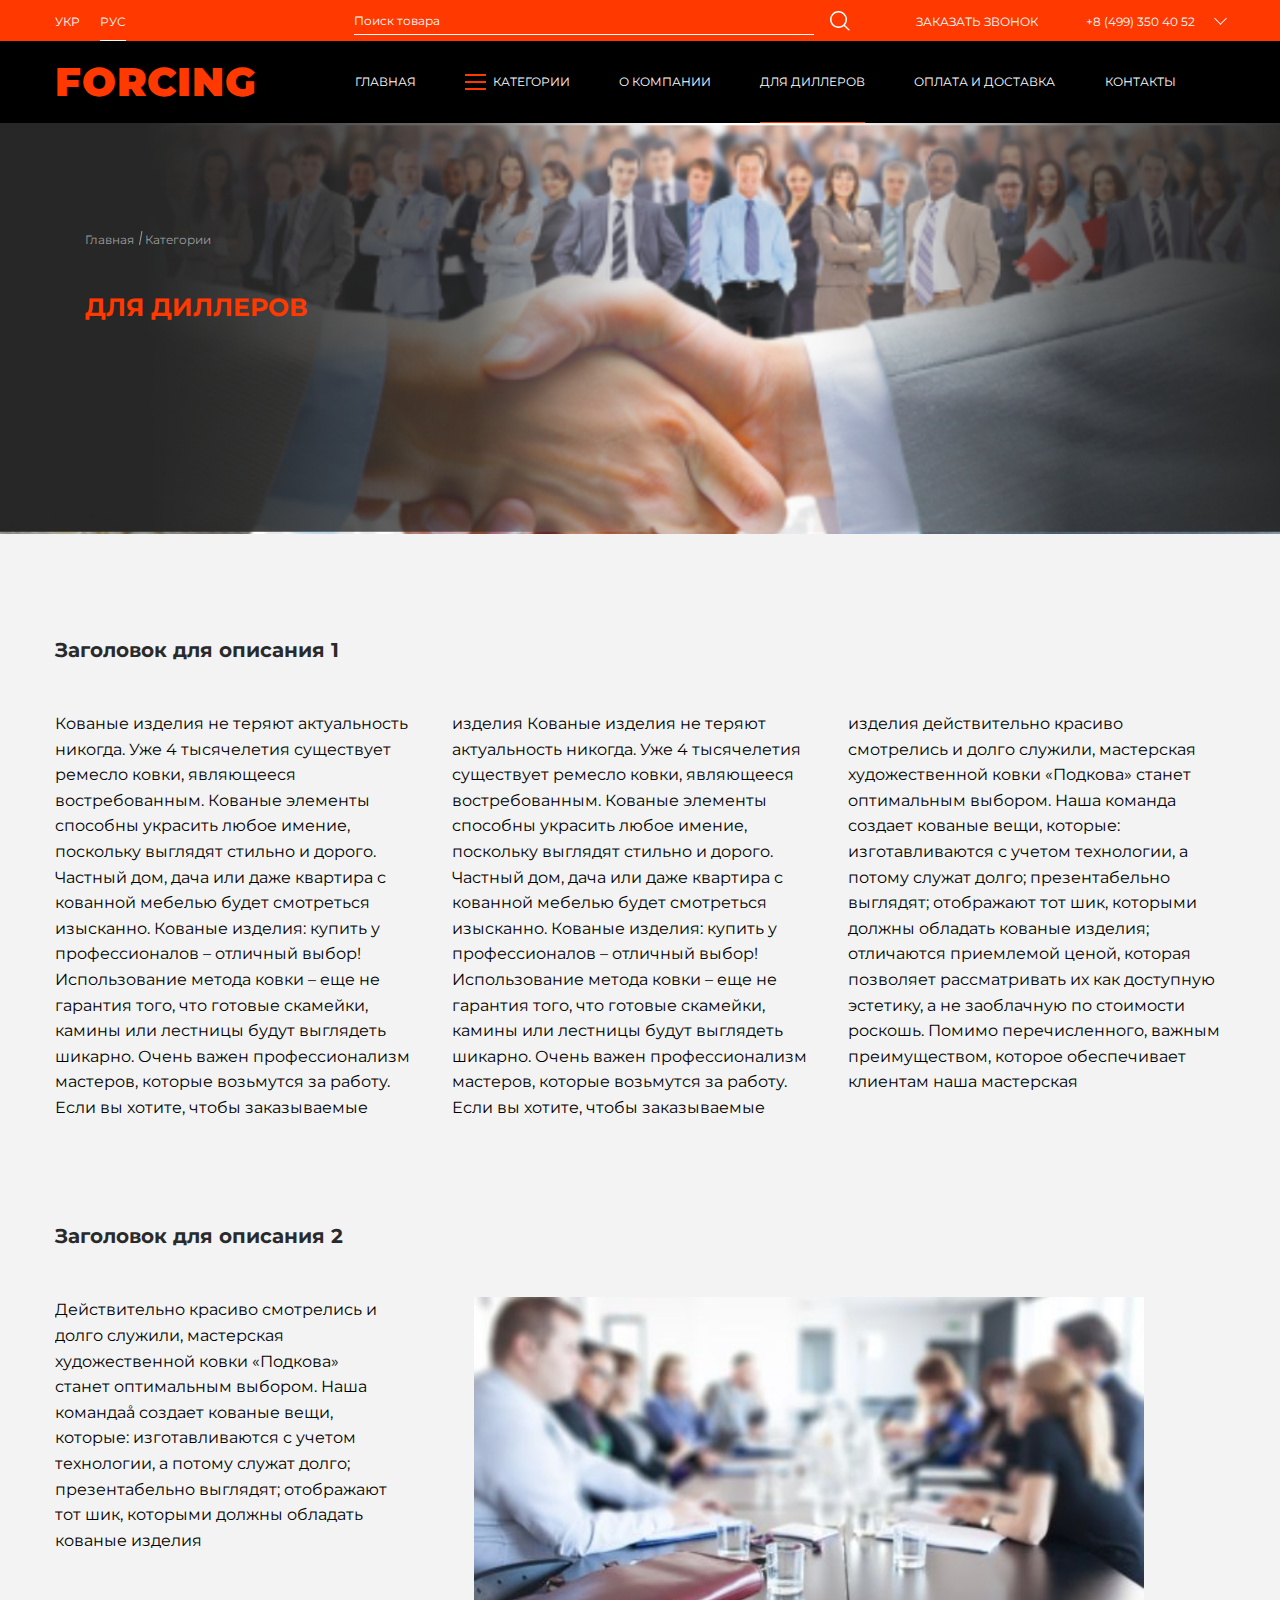
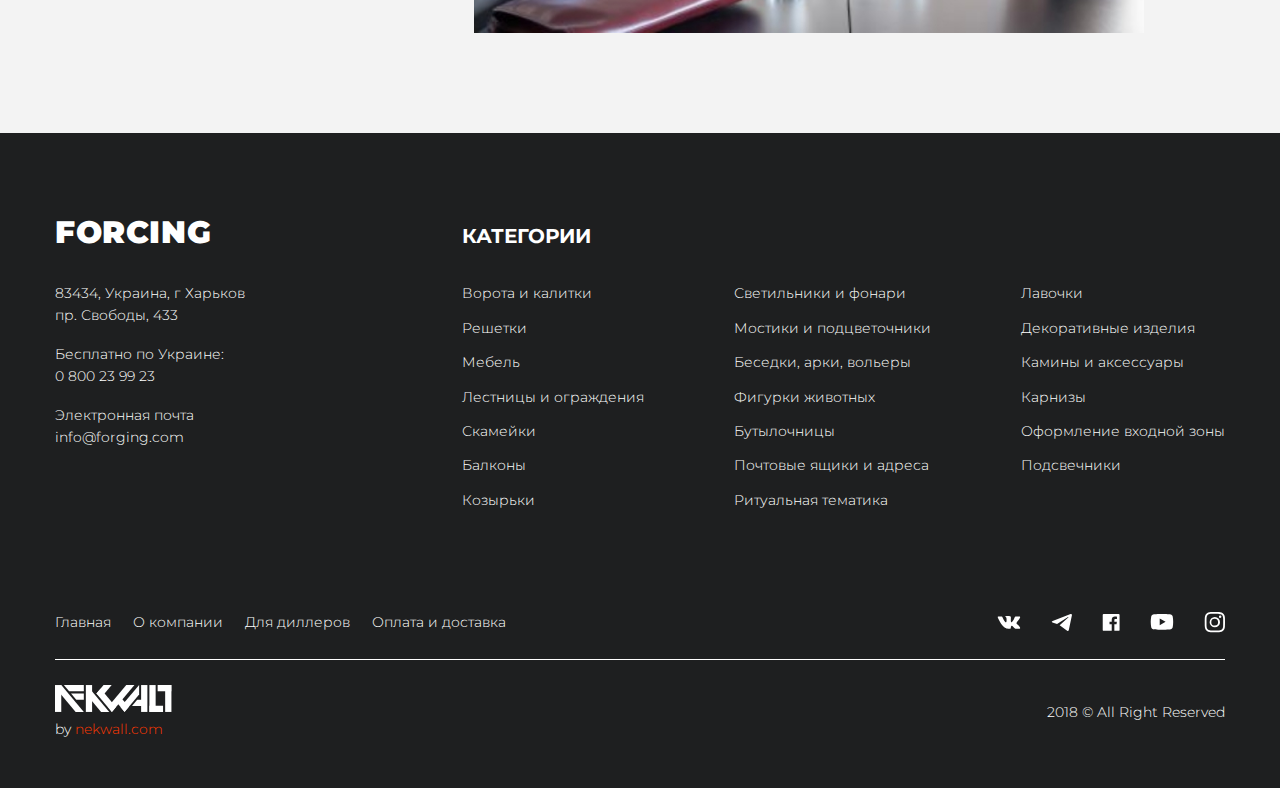
<file: for-dealers.html>
<!doctype html>
<html lang="ru">
<head>
    <meta charset="utf-8">
    <meta name="robots" content="noindex,nofollow">
    <meta name="theme-color" content="#ff3d00"/>
    <meta name="viewport" content="width=device-width, initial-scale=1, maximum-scale=1"/>
    <link rel="shortcut icon" href="img/16.png"/>
    <link rel="apple-touch-icon" href="img/60.png"/>
    <link rel="apple-touch-icon" sizes="76x76" href="img/76.png"/>
    <link rel="apple-touch-icon" sizes="120x120" href="img/120.png"/>
    <link rel="apple-touch-icon" sizes="152x152" href="img/152.png"/>
    <title>Forcing</title>
    <meta name="description" content="">
    <meta name="keywords" content="">
    <meta property="og:title" content=""/>
    <meta property="og:description" content=""/>
    <meta property="og:image" content="img/opengraph.png"/>
    <!--[if IE]>
    <script>
        document.createElement('header');
        document.createElement('nav');
        document.createElement('main');
        document.createElement('section');
        document.createElement('article');
        document.createElement('aside');
        document.createElement('footer');
    </script>
    <![endif]-->
    <link rel="stylesheet" href="css/main.css">
    <link href="https://fonts.googleapis.com/css?family=Montserrat:300,400,500,700,900" rel="stylesheet">
</head>
<body>

<div class="wrapper">

    <!--HEADER-->
    <header class="header">
        <div class="header-top">
            <div class="container">
                <div class="header-top-holder">
                    <div class="left">
                        <div class="select-language">
                            <span class="ukr">УКР</span>
                            <span class="rus active-language">РУС</span>
                        </div>
                    </div>
                    <div class="right">
                        <div class="form-holder">
                            <form>
                                <input type="search" placeholder="Поиск товара">
                                <a href="search.html">
                                    <svg xmlns="http://www.w3.org/2000/svg" xmlns:xlink="http://www.w3.org/1999/xlink"
    
                                         width="20" height="20" viewBox="0 0 20 20">
                                        <defs>
                                            <path id="7n07a"
                                                  d="M1160.5 26.5a7 7 0 1 0 0-14 7 7 0 0 0 0 14zm6.49-1.51L1172 30c-.67.67-1.33.67-2 0l-4.01-4.01a8.5 8.5 0 1 1 1-1z"/>
                                        </defs>
                                        <g>
                                            <g transform="translate(-1152 -11)">
                                                <g/>
                                                <g>
                                                    <use fill="#fff" xlink:href="#7n07a"/>
                                                </g>
                                            </g>
                                        </g>
                                    </svg>
                                </a>
                            </form>
                        </div>
                        <ul class="callback">
                            <li>
                                <a class="order-call" href="#">
                                    <svg xmlns="http://www.w3.org/2000/svg" xmlns:xlink="http://www.w3.org/1999/xlink"
                                         width="13" height="17" viewBox="0 0 13 17">
                                        <defs>
                                            <path id="4h0na"
                                                  d="M1227.03 24.03c-.8-.5-1.5-.7-2.3.2-1-.3-1.8-1.9-1.8-1.9s-.8-1.5-.4-2.6c1.2-.1 1.5-.7 1.5-1.7l.2-2.3c.1-.9-.4-1.7-1.3-1.7 0 0-3.4-.6-3.9 3.5-.1 1 0 3.2 1.2 5.9s2.9 3.9 3.8 4.5c3.5 2.2 5.3-.5 5.3-.5.5-.8.3-1.6-.5-2.1z"/>
                                            <path id="4h0nb" d="M1227.33 16.73c2 .6 3.1 2.7 2.5 4.7"/>
                                            <path id="4h0nc"
                                                  d="M1228.93 21.33l.4 1.5c0 .1.2.2.3.1l1.1-1.1c.1-.1.1-.3-.1-.3l-1.5-.5c-.1 0-.2.1-.2.3z"/>
                                        </defs>
                                        <g>
                                            <g transform="translate(-1218 -13)">
                                                <g>
                                                    <use fill="#fff" fill-opacity="0" stroke="#f2f2f2"
                                                         stroke-linecap="round"
                                                         stroke-linejoin="round" stroke-miterlimit="50" stroke-width="1.3"
                                                         xlink:href="#4h0na"/>
                                                </g>
                                                <g>
                                                    <g>
                                                        <use fill="#fff" fill-opacity="0" stroke="#f2f2f2"
                                                             stroke-linecap="round" stroke-linejoin="round"
                                                             stroke-miterlimit="50" stroke-width="1.3" xlink:href="#4h0nb"/>
                                                    </g>
                                                    <g>
                                                        <g>
                                                            <use fill="#fff" xlink:href="#4h0nc"/>
                                                        </g>
                                                    </g>
                                                </g>
                                            </g>
                                        </g>
                                    </svg>
                                    Заказать звонок</a>
                                <ul class="dropdown callbackForm">
                                    <li>
                                        <form class="callback-form">
                                            <div class="callback-form-holder">
                                                <input class="default-input" type="text" placeholder="Иван">
                                                <input class="default-input" type="tel" placeholder="Телефон">
                                                <textarea></textarea>
                                                <a href="#" class="button-default submit">ОТПРАВИТЬ</a>
                                            </div>
                                        </form>
                                    </li>
                                </ul>
                            </li>
                            <li><a class="tel" href="tel:+84993504052">+8 (499) 350 40 52</a></li>
                        </ul>
                    </div>
                </div>
            </div>
        </div>
        <div class="header-bottom">
            <div class="container">
                <div class="header-bottom-holder">
                    <div class="left">
                        <a href="/" class="logo">FORCING</a>
                    </div>
                    <div class="right">
                        <nav class="navbar">
                             <span class="hamburger">
                                    <div id="nav-icon">
                                        <span></span>
                                        <span></span>
                                        <span></span>
                                    </div>
                                </span>
                            <ul class="navbar-nav">
                                <li class="nav-item header-top" >
                                    <div class="header-top">
                                        <div class="header-top-holder">
                                            <div class="left">
                                                <div class="select-language">
                                                    <span class="ukr">УКР</span>
                                                    <span class="rus active-language">РУС</span>
                                                </div>
                                            </div>
                                            <div class="right">
                                                <div class="form-holder">
                                                    <form>
                                                        <input type="search" placeholder="Поиск товара">
                                                        <a href="search.html">
                                                            <svg xmlns="http://www.w3.org/2000/svg"
                                                                 xmlns:xlink="http://www.w3.org/1999/xlink"
    
                                                                 width="20" height="20" viewBox="0 0 20 20">
                                                                <defs>
                                                                    <path id="7n07a"
                                                                          d="M1160.5 26.5a7 7 0 1 0 0-14 7 7 0 0 0 0 14zm6.49-1.51L1172 30c-.67.67-1.33.67-2 0l-4.01-4.01a8.5 8.5 0 1 1 1-1z"/>
                                                                </defs>
                                                                <g>
                                                                    <g transform="translate(-1152 -11)">
                                                                        <g/>
                                                                        <g>
                                                                            <use fill="#fff" xlink:href="#7n07a"/>
                                                                        </g>
                                                                    </g>
                                                                </g>
                                                            </svg>
                                                        </a>
                                                    </form>
                                                </div>
                                                <ul class="callback">
                                                    <li>
                                                        <a class="order-call" href="#">
                                                            <svg xmlns="http://www.w3.org/2000/svg" xmlns:xlink="http://www.w3.org/1999/xlink"
                                                                 width="13" height="17" viewBox="0 0 13 17">
                                                                <defs>
                                                                    <path id="4h0na"
                                                                          d="M1227.03 24.03c-.8-.5-1.5-.7-2.3.2-1-.3-1.8-1.9-1.8-1.9s-.8-1.5-.4-2.6c1.2-.1 1.5-.7 1.5-1.7l.2-2.3c.1-.9-.4-1.7-1.3-1.7 0 0-3.4-.6-3.9 3.5-.1 1 0 3.2 1.2 5.9s2.9 3.9 3.8 4.5c3.5 2.2 5.3-.5 5.3-.5.5-.8.3-1.6-.5-2.1z"/>
                                                                    <path id="4h0nb" d="M1227.33 16.73c2 .6 3.1 2.7 2.5 4.7"/>
                                                                    <path id="4h0nc"
                                                                          d="M1228.93 21.33l.4 1.5c0 .1.2.2.3.1l1.1-1.1c.1-.1.1-.3-.1-.3l-1.5-.5c-.1 0-.2.1-.2.3z"/>
                                                                </defs>
                                                                <g>
                                                                    <g transform="translate(-1218 -13)">
                                                                        <g>
                                                                            <use fill="#fff" fill-opacity="0" stroke="#f2f2f2"
                                                                                 stroke-linecap="round"
                                                                                 stroke-linejoin="round" stroke-miterlimit="50" stroke-width="1.3"
                                                                                 xlink:href="#4h0na"/>
                                                                        </g>
                                                                        <g>
                                                                            <g>
                                                                                <use fill="#fff" fill-opacity="0" stroke="#f2f2f2"
                                                                                     stroke-linecap="round" stroke-linejoin="round"
                                                                                     stroke-miterlimit="50" stroke-width="1.3" xlink:href="#4h0nb"/>
                                                                            </g>
                                                                            <g>
                                                                                <g>
                                                                                    <use fill="#fff" xlink:href="#4h0nc"/>
                                                                                </g>
                                                                            </g>
                                                                        </g>
                                                                    </g>
                                                                </g>
                                                            </svg>
                                                            Заказать звонок</a>
                                                        <ul class="dropdown callbackForm">
                                                            <li>
                                                                <form class="callback-form">
                                                                    <div class="callback-form-holder">
                                                                        <input class="default-input" type="text" placeholder="Иван">
                                                                        <input class="default-input" type="tel" placeholder="Телефон">
                                                                        <textarea></textarea>
                                                                        <a href="#" class="button-default submit">ОТПРАВИТЬ</a>
                                                                    </div>
                                                                </form>
                                                            </li>
                                                        </ul>
                                                    </li>
                                                    <li><a class="tel" href="tel:+84993504052">+8 (499) 350 40 52</a></li>
                                                </ul>
                                            </div>
                                        </div>
                                    </div>
                                </li>
                                <li class="nav-item"><a href="/index.html">ГЛАВНАЯ</a></li>
                                <li class="nav-item category">
                                    <div class="menu-icon">
                                        <span></span>
                                        <span></span>
                                        <span></span>
                                    </div>
                                    <a href="/categories.html">КАТЕГОРИИ</a>
                                    <ul class="dropdown">
                                        <div class="container">
                                            <li>
                                                <ul class="download">
                                                    <li>
                                                        <a href="#" download>
                                                            <svg xmlns="http://www.w3.org/2000/svg"
                                                                 xmlns:xlink="http://www.w3.org/1999/xlink" width="46"
                                                                 height="42" viewBox="0 0 46 42">
                                                                <defs>
                                                                    <path id="no4wa"
                                                                          d="M419.32 197.57a3.07 3.07 0 0 1-3.06 3.05h-25.98a3.07 3.07 0 0 1-3.05-3.05v-10.7a3.07 3.07 0 0 1 3.05-3.06h25.98a3.07 3.07 0 0 1 3.06 3.06zm-16.81 7.64c0 .76-.61 1.53-1.53 1.53h-22.92c-.77 0-1.53-.61-1.53-1.53v-35.15c0-.77.61-1.53 1.53-1.53h15.28v7.64a3.07 3.07 0 0 0 3.06 3.06h6.11v3.05h-12.23a4.5 4.5 0 0 0-4.58 4.59v10.7a4.5 4.5 0 0 0 4.58 4.58h12.23zm-7.64-35.92l7.18 8.4h-5.65c-.77 0-1.53-.76-1.53-1.52zm21.4 13h-12.23v-4.6L394.87 167h-16.81a3.07 3.07 0 0 0-3.06 3.06v35.15a3.07 3.07 0 0 0 3.06 3.05h22.92a3.07 3.07 0 0 0 3.06-3.05v-3.06h12.22a4.5 4.5 0 0 0 4.59-4.58v-10.7a4.5 4.5 0 0 0-4.59-4.59z"/>
                                                                    <path id="no4wb"
                                                                          d="M410.15 191.45v-3.05h6.11v-1.53h-7.64v10.7h1.53v-4.59h4.59v-1.53z"/>
                                                                    <path id="no4wc"
                                                                          d="M394.87 191.45h-3.06v-3.05h3.06c.92 0 1.53.6 1.53 1.52s-.61 1.53-1.53 1.53zm0-4.58h-4.59v10.7h1.53v-4.59h3.06a3.07 3.07 0 0 0 3.05-3.06 3.07 3.07 0 0 0-3.05-3.05z"/>
                                                                    <path id="no4wd"
                                                                          d="M405.57 194.51c0 .92-.61 1.53-1.53 1.53h-3.06v-7.64h3.06c.92 0 1.53.6 1.53 1.52zm-1.53-7.64h-4.59v10.7h4.59a3.07 3.07 0 0 0 3.05-3.06v-4.59a3.07 3.07 0 0 0-3.05-3.05z"/>
                                                                </defs>
                                                                <g>
                                                                    <g transform="translate(-375 -167)">
                                                                        <g>
                                                                            <use fill="#ff3d00" xlink:href="#no4wa"/>
                                                                        </g>
                                                                        <g>
                                                                            <use fill="#ff3d00" xlink:href="#no4wb"/>
                                                                        </g>
                                                                        <g>
                                                                            <use fill="#ff3d00" xlink:href="#no4wc"/>
                                                                        </g>
                                                                        <g>
                                                                            <use fill="#ff3d00" xlink:href="#no4wd"/>
                                                                        </g>
                                                                    </g>
                                                                </g>
                                                            </svg>
                                                            <span>Скачать каталог</span>
                                                        </a>
                                                    </li>
                                                    <li>
                                                        <a href="#" download>
                                                            <svg xmlns="http://www.w3.org/2000/svg"
                                                                 xmlns:xlink="http://www.w3.org/1999/xlink" width="46"
                                                                 height="41" viewBox="0 0 46 41">
                                                                <defs>
                                                                    <path id="b2usa"
                                                                          d="M418.79 266.2a3.03 3.03 0 0 1-3.02 3.02H390.1a3.03 3.03 0 0 1-3.02-3.02v-10.57a3.03 3.03 0 0 1 3.02-3.02h25.67a3.03 3.03 0 0 1 3.02 3.02zm-16.61 7.55c0 .75-.6 1.5-1.51 1.5h-22.65c-.76 0-1.51-.6-1.51-1.5v-34.73c0-.76.6-1.51 1.51-1.51h15.1v7.55a3.03 3.03 0 0 0 3.02 3.02h6.04v3.02H390.1a4.45 4.45 0 0 0-4.53 4.53v10.57a4.45 4.45 0 0 0 4.53 4.53h12.08zm-7.55-35.49l7.1 8.3h-5.6c-.75 0-1.5-.75-1.5-1.5zm21.14 12.84h-12.08v-4.53L394.63 236h-16.61a3.03 3.03 0 0 0-3.02 3.02v34.73a3.03 3.03 0 0 0 3.02 3.02h22.65a3.03 3.03 0 0 0 3.02-3.02v-3.02h12.08a4.45 4.45 0 0 0 4.52-4.53v-10.57a4.45 4.45 0 0 0-4.52-4.53z"/>
                                                                    <path id="b2usb"
                                                                          d="M393.12 260.91l-3.02-5.28h1.5l2.27 3.92 2.27-3.92h1.5l-3.01 5.28 3.02 5.29h-1.51l-2.27-3.93-2.26 3.93h-1.51z"/>
                                                                    <path id="b2usc"
                                                                          d="M406.7 264.69v1.5h-7.54v-10.56h1.5v9.06z"/>
                                                                    <path id="b2usd"
                                                                          d="M411.24 255.63a3.03 3.03 0 0 0-3.02 3.02 3.03 3.03 0 0 0 3.02 3.02h1.5c.91 0 1.52.6 1.52 1.5 0 .91-.6 1.52-1.51 1.52h-1.51c-.91 0-1.51-.76-1.51-1.51h-1.51a3.03 3.03 0 0 0 3.02 3.02h1.5a3.03 3.03 0 0 0 3.03-3.02 3.03 3.03 0 0 0-3.02-3.02h-1.51c-.91 0-1.51-.6-1.51-1.51 0-.9.6-1.51 1.5-1.51h1.52c.9 0 1.5.75 1.5 1.5h1.52a3.03 3.03 0 0 0-3.02-3.01z"/>
                                                                </defs>
                                                                <g>
                                                                    <g transform="translate(-375 -236)">
                                                                        <g>
                                                                            <use fill="#ff3d00" xlink:href="#b2usa"/>
                                                                        </g>
                                                                        <g>
                                                                            <use fill="#ff3d00" xlink:href="#b2usb"/>
                                                                        </g>
                                                                        <g>
                                                                            <use fill="#ff3d00" xlink:href="#b2usc"/>
                                                                        </g>
                                                                        <g>
                                                                            <use fill="#ff3d00" xlink:href="#b2usd"/>
                                                                        </g>
                                                                    </g>
                                                                </g>
                                                            </svg>
                                                            <span>Скачать прайс-лист</span>
                                                        </a>
                                                    </li>
                                                </ul>
                                            </li>
                                            <li>
                                                <ul class="categories-list">
                                                    <li><a href="#">Ворота и калитки</a></li>
                                                    <li><a href="#">Решетки</a></li>
                                                    <li><a href="#">Мебель</a></li>
                                                    <li><a href="#">Лестницы и ограждения</a></li>
                                                    <li><a href="#">Скамейки</a></li>
                                                    <li><a href="#">Балконы</a></li>
                                                    <li><a href="#">Козырьки</a></li>
                                                </ul>
                                            </li>
                                            <li>
                                                <ul class="categories-list">
                                                    <li><a href="#">Светильники и фонари</a></li>
                                                    <li><a href="#">Мостики и подцветочники</a></li>
                                                    <li><a href="#">Беседки, арки, вольеры</a></li>
                                                    <li><a href="#">Фигурки животных</a></li>
                                                    <li><a href="#">Бутылочницы</a></li>
                                                    <li><a href="#">Почтовые ящики и адреса</a></li>
                                                    <li><a href="#">Ритуальная тематика</a></li>
                                                </ul>
                                            </li>
                                            <li>
                                                <ul class="categories-list">
                                                    <li><a href="#">Лавочки</a></li>
                                                    <li><a href="#">Декоративные изделия</a></li>
                                                    <li><a href="#">Камины и аксессуары</a></li>
                                                    <li><a href="#">Карнизы</a></li>
                                                    <li><a href="#">Оформление входной зоны</a></li>
                                                    <li><a href="#">Подсвечники</a></li>
                                                </ul>
                                            </li>
                                        </div>
                                    </ul>
                                </li>
                                <li class="nav-item"><a href="/about-company.html">О КОМПАНИИ</a></li>
                                <li class="nav-item"><a href="/for-dealers.html">ДЛЯ ДИЛЛЕРОВ</a></li>
                                <li class="nav-item"><a href="/payment-and-delivery.html">ОПЛАТА И ДОСТАВКА</a></li>
                                <li class="nav-item"><a href="/contacts.html">КОНТАКТЫ</a></li>
                                <li class="nav-item">
                                    <div class="bug">
                                        <a href="/basket.html">
                                            <svg xmlns="http://www.w3.org/2000/svg" xmlns:xlink="http://www.w3.org/1999/xlink"
                                                 width="19" height="23" viewBox="0 0 19 23">
                                                <defs>
                                                    <path id="f65fa"
                                                          d="M1536.59 86.97c0 .38-.3.68-.68.68h-14.88a.67.67 0 0 1-.68-.68V72.1c0-.38.3-.68.68-.68h14.88c.38 0 .68.3.68.68zm-15.56-16.91c-1.12 0-2.03.9-2.03 2.03v14.88c0 1.12.9 2.03 2.03 2.03h14.88c1.12 0 2.03-.9 2.03-2.03V72.1c0-1.12-.9-2.03-2.03-2.03z"/>
                                                    <path id="f65fb"
                                                          d="M1524.82 70.06h7.3c-.36-1.7-2.05-2.7-3.65-2.7s-3.29 1-3.65 2.7zm8.72 1.35h-10.14v-.67c0-2.93 2.64-4.74 5.07-4.74 2.44 0 5.07 1.81 5.07 4.74z"/>
                                                </defs>
                                                <g>
                                                    <g transform="translate(-1519 -66)">
                                                        <g>
                                                            <g>
                                                                <use fill="#fff" xlink:href="#f65fa"/>
                                                            </g>
                                                        </g>
                                                        <g>
                                                            <g>
                                                                <use fill="#fff" xlink:href="#f65fb"/>
                                                            </g>
                                                        </g>
                                                    </g>
                                                </g>
                                            </svg>
                                        </a>
                                    </div>
                                </li>
                            </ul>
                        </nav>
                    </div>
                    <div class="bug">
                        <a href="/basket.html">
                            <svg xmlns="http://www.w3.org/2000/svg" xmlns:xlink="http://www.w3.org/1999/xlink"
                                 width="19" height="23" viewBox="0 0 19 23">
                                <defs>
                                    <path id="f65fa"
                                          d="M1536.59 86.97c0 .38-.3.68-.68.68h-14.88a.67.67 0 0 1-.68-.68V72.1c0-.38.3-.68.68-.68h14.88c.38 0 .68.3.68.68zm-15.56-16.91c-1.12 0-2.03.9-2.03 2.03v14.88c0 1.12.9 2.03 2.03 2.03h14.88c1.12 0 2.03-.9 2.03-2.03V72.1c0-1.12-.9-2.03-2.03-2.03z"/>
                                    <path id="f65fb"
                                          d="M1524.82 70.06h7.3c-.36-1.7-2.05-2.7-3.65-2.7s-3.29 1-3.65 2.7zm8.72 1.35h-10.14v-.67c0-2.93 2.64-4.74 5.07-4.74 2.44 0 5.07 1.81 5.07 4.74z"/>
                                </defs>
                                <g>
                                    <g transform="translate(-1519 -66)">
                                        <g>
                                            <g>
                                                <use fill="#fff" xlink:href="#f65fa"/>
                                            </g>
                                        </g>
                                        <g>
                                            <g>
                                                <use fill="#fff" xlink:href="#f65fb"/>
                                            </g>
                                        </g>
                                    </g>
                                </g>
                            </svg>
                        </a>
                    </div>
                </div>
            </div>
        </div>
    
        <!-- The Modal -->
        <div class="modal callbackModal">
    
            <!-- Modal content -->
            <div class="modal-content">
                <span class="close">&times;</span>
                <p>Ваша заявка была успешно отправлена!</p>
            </div>
    
        </div>
    </header>

    <!--CONTENT-->
    <main id="for-dealers-page">

        <!--banner-section-->
        <section class="section-banner">
            <div class="container">
                <div class="section-banner-holder">

                    <div class="container">
                        <div class="breadcrumbs">
                            <ul>
                                <li><a href="index.html">Главная</a></li>
                                <li><a href="catecories,html">Категории</a></li>
                            </ul>
                        </div>
                    </div>

                    <div class="container">
                        <h3 class="section-title">Для диллеров</h3>
                    </div>
                </div>
            </div>
        </section>

        <!--section about company-->
        <section class="section section-about-company">
            <div class="container">
                <h3 class="section-title-sm">Заголовок для описания 1</h3>
                <p class="description">Кованые изделия не теряют актуальность никогда. Уже 4 тысячелетия существует
                    ремесло ковки, являющееся востребованным. Кованые
                    элементы способны украсить любое имение, поскольку выглядят стильно и дорого. Частный дом, дача или
                    даже квартира с кованной мебелью будет смотреться изысканно. Кованые изделия: купить у
                    профессионалов – отличный выбор! Использование метода ковки – еще не гарантия того, что готовые
                    скамейки, камины или лестницы будут выглядеть шикарно. Очень важен профессионализм мастеров, которые
                    возьмутся за работу. Если вы хотите, чтобы заказываемые изделия Кованые изделия не теряют
                    актуальность никогда. Уже 4 тысячелетия существует ремесло ковки, являющееся востребованным. Кованые
                    элементы способны украсить любое имение, поскольку выглядят стильно и дорого. Частный дом, дача или
                    даже квартира с кованной мебелью будет смотреться изысканно. Кованые изделия: купить у
                    профессионалов – отличный выбор! Использование метода ковки – еще не гарантия того, что готовые
                    скамейки, камины или лестницы будут выглядеть шикарно. Очень важен профессионализм мастеров, которые
                    возьмутся за работу. Если вы хотите, чтобы заказываемые изделия действительно красиво смотрелись и
                    долго служили, мастерская художественной ковки «Подкова» станет оптимальным выбором. Наша команда
                    создает кованые вещи, которые:
                    изготавливаются с учетом технологии, а потому служат долго; презентабельно выглядят; отображают тот
                    шик, которыми должны обладать кованые изделия;
                    отличаются приемлемой ценой, которая позволяет рассматривать их как доступную эстетику, а не
                    заоблачную по стоимости роскошь. Помимо перечисленного, важным преимуществом, которое обеспечивает
                    клиентам наша мастерская </p>
            </div>
        </section>

        <!--section about company-->
        <section class="section section-about-company">
            <div class="container">
                <h3 class="section-title-sm">Заголовок для описания 2</h3>
                <div class="section-about-company-holder inner ">
                    <div class="left">
                        <p>Действительно красиво смотрелись и
                            долго служили, мастерская
                            художественной ковки «Подкова» станет
                            оптимальным выбором. Наша командаå
                            создает кованые вещи, которые:
                            изготавливаются с учетом технологии, а
                            потому служат долго; презентабельно
                            выглядят; отображают тот шик, которыми
                            должны обладать кованые изделия</p>
                    </div>
                    <div class="image-holder">
                        <img src="img/background/img.jpg" alt="img">
                    </div>
                </div>
            </div>
        </section>

    </main>

    <!--FOOTER-->
    <footer class="footer">
        <div class="container">
            <div class="footer-holder">
                <div class="footer-top">
                    <div class="left">
                        <a href="/" class="footer-logo">Forcing</a>
                        <ul class="contact-area">
                            <li>
                                <span>83434, Украина, г Харьков</span>
                                <span>пр. Свободы, 433</span>
                            </li>
                            <li>
                                <a href="tel:0800239923">
                                    <span>Бесплатно по Украине:</span>
                                    <span>0 800 23 99 23</span>
                                </a>
                            </li>
                            <li>
                                <a href="mailto:">
                                    <span>Электронная почта</span>
                                    <span>info@forging.com</span>
                                </a>
                            </li>
                        </ul>
                    </div>
                    <div class="right">
                        <h2 class="category-title">КАТЕГОРИИ</h2>
                        <div class="categories">
                            <ul class="categories-list">
                                <li><a href="#">Ворота и калитки</a></li>
                                <li><a href="#">Решетки</a></li>
                                <li><a href="#">Мебель</a></li>
                                <li><a href="#">Лестницы и ограждения</a></li>
                                <li><a href="#">Скамейки</a></li>
                                <li><a href="#">Балконы</a></li>
                                <li><a href="#">Козырьки</a></li>
                            </ul>
                            <ul class="categories-list">
                                <li><a href="#">Светильники и фонари</a></li>
                                <li><a href="#">Мостики и подцветочники</a></li>
                                <li><a href="#">Беседки, арки, вольеры</a></li>
                                <li><a href="#">Фигурки животных</a></li>
                                <li><a href="#">Бутылочницы</a></li>
                                <li><a href="#">Почтовые ящики и адреса</a></li>
                                <li><a href="#">Ритуальная тематика</a></li>
                            </ul>
                            <ul class="categories-list">
                                <li><a href="#">Лавочки</a></li>
                                <li><a href="#">Декоративные изделия</a></li>
                                <li><a href="#">Камины и аксессуары</a></li>
                                <li><a href="#">Карнизы</a></li>
                                <li><a href="#">Оформление входной зоны</a></li>
                                <li><a href="#">Подсвечники</a></li>
                            </ul>
                        </div>
                    </div>
                </div>
                <div class="footer-bottom">
                    <div class="top">
                        <nav>
                            <ul class="footer-nav">
                                <li><a href="/index.html">Главная</a></li>
                                <li><a href="/about-company.html">О компании</a></li>
                                <li><a href="/for-dealers.html">Для диллеров</a></li>
                                <li><a href="/payment-and-delivery.html">Оплата и доставка</a></li>
                            </ul>
                        </nav>
                        <ul class="socials">
                            <li><a href="#" target="_blank">
                                <svg xmlns="http://www.w3.org/2000/svg" xmlns:xlink="http://www.w3.org/1999/xlink"
                                     width="24" height="13" viewBox="0 0 24 13">
                                    <defs>
                                        <path id="5ia2a"
                                              d="M1333.67 4613.73h1.35s.4-.05.61-.27c.2-.2.2-.59.2-.59s-.03-1.8.8-2.07c.84-.26 1.9 1.74 3.01 2.51.86.6 1.5.47 1.5.47l3-.04s1.58-.1.84-1.34c-.06-.1-.42-.91-2.22-2.58-1.88-1.74-1.63-1.46.63-4.48 1.38-1.84 1.94-2.96 1.76-3.44-.16-.45-1.18-.33-1.18-.33l-3.37.02s-.26-.02-.44.09-.3.36-.3.36-.53 1.44-1.24 2.64c-1.52 2.56-2.12 2.7-2.36 2.53-.57-.37-.42-1.48-.42-2.28 0-2.47.38-3.5-.73-3.77a6.18 6.18 0 0 0-1.58-.16c-1.2-.01-2.22.01-2.8.3-.38.18-.67.6-.5.63.22.02.73.13 1 .5.34.47.33 1.53.33 1.53s.2 2.91-.46 3.27c-.47.25-1.08-.26-2.43-2.57-.69-1.18-1.2-2.5-1.2-2.5s-.1-.24-.29-.38a1.48 1.48 0 0 0-.52-.21l-3.21.03s-.48.01-.65.22c-.15.18-.01.58-.01.58s2.51 5.88 5.36 8.84c2.6 2.71 5.57 2.54 5.57 2.54l-.05-.05z"/>
                                    </defs>
                                    <g>
                                        <g transform="translate(-1322 -4601)">
                                            <use fill="#fff" xlink:href="#5ia2a"/>
                                        </g>
                                    </g>
                                </svg>
                            </a></li>
                            <li><a href="#" target="_blank">
                                <svg xmlns="http://www.w3.org/2000/svg" xmlns:xlink="http://www.w3.org/1999/xlink"
                                     width="21" height="17" viewBox="0 0 21 17">
                                    <defs>
                                        <path id="o6bha"
                                              d="M1383.65 4610.19l7.48 5.53c.86.47 1.48.23 1.69-.8l3.05-14.36c.31-1.25-.48-1.82-1.3-1.45l-17.9 6.9c-1.22.5-1.21 1.18-.22 1.48l4.6 1.44 10.63-6.71c.5-.3.96-.14.58.2"/>
                                    </defs>
                                    <g>
                                        <g transform="translate(-1375 -4599)">
                                            <use fill="#fff" xlink:href="#o6bha"/>
                                        </g>
                                    </g>
                                </svg>
                            </a></li>
                            <li><a href="#" target="_blank">
                                <svg xmlns="http://www.w3.org/2000/svg" xmlns:xlink="http://www.w3.org/1999/xlink"
                                     width="18" height="17" viewBox="0 0 18 17">
                                    <defs>
                                        <path id="gtoca"
                                              d="M1442.64 4599h-14.98a.93.93 0 0 0-.93.93v14.98c0 .51.41.93.93.93h8.06v-6.52h-2.2v-2.54h2.2v-1.88c0-2.17 1.33-3.36 3.27-3.36.93 0 1.73.07 1.96.1v2.28h-1.35c-1.05 0-1.25.5-1.25 1.24v1.62h2.51l-.33 2.55h-2.18v6.5h4.29c.51 0 .93-.4.93-.92v-14.98a.93.93 0 0 0-.93-.93"/>
                                    </defs>
                                    <g>
                                        <g transform="translate(-1426 -4599)">
                                            <use fill="#fff" xlink:href="#gtoca"/>
                                        </g>
                                    </g>
                                </svg>
                            </a></li>
                            <li><a href="#" target="_blank">
                                <svg xmlns="http://www.w3.org/2000/svg" xmlns:xlink="http://www.w3.org/1999/xlink"
                                     width="24" height="16" viewBox="0 0 24 16">
                                    <defs>
                                        <path id="7msla"
                                              d="M1482.71 4611.21v-6.73l5.86 3.37zm13-8.79c-.27-.95-1.01-1.69-1.96-1.95-1.75-.47-8.8-.47-8.8-.47s-7.01-.01-8.78.47c-.95.26-1.69 1-1.95 1.95-.33 1.8-.5 3.61-.5 5.43 0 1.82.17 3.63.5 5.41.26.95 1 1.69 1.95 1.95 1.75.47 8.79.47 8.79.47s7.02 0 8.79-.47c.95-.26 1.69-1 1.95-1.95.32-1.78.48-3.6.47-5.4.01-1.83-.14-3.65-.47-5.44z"/>
                                    </defs>
                                    <g>
                                        <g transform="translate(-1473 -4600)">
                                            <use fill="#fff" xlink:href="#7msla"/>
                                        </g>
                                    </g>
                                </svg>
                            </a></li>
                            <li><a href="#" target="_blank">
                                <svg xmlns="http://www.w3.org/2000/svg" xmlns:xlink="http://www.w3.org/1999/xlink"
                                     width="21" height="21" viewBox="0 0 21 21">
                                    <defs>
                                        <path id="t0u0a"
                                              d="M1542.27 4600.51a1.22 1.22 0 1 0 0 2.43 1.22 1.22 0 0 0 0-2.43zm-5.4 10a3.38 3.38 0 1 1 0-6.75 3.38 3.38 0 0 1 0 6.75zm0-8.58a5.2 5.2 0 1 0 0 10.4 5.2 5.2 0 0 0 0-10.4zm0-3.1c2.7 0 3.02 0 4.09.05.99.05 1.52.21 1.88.35.48.19.81.4 1.17.76.35.36.57.7.76 1.17.13.35.3.9.34 1.88a71 71 0 0 1 .06 4.1c0 2.7 0 3.02-.06 4.1a5.7 5.7 0 0 1-.35 1.87c-.2.48-.4.81-.76 1.17-.36.35-.7.57-1.17.76-.35.14-.9.3-1.89.35-1.07.04-1.39.05-4.1.05s-3.03 0-4.1-.06a5.75 5.75 0 0 1-1.9-.35c-.47-.2-.8-.4-1.16-.76-.35-.36-.58-.7-.76-1.17-.14-.35-.3-.9-.35-1.89-.04-1.06-.06-1.39-.06-4.09s.02-3.03.06-4.1c.05-1 .21-1.54.35-1.89a3 3 0 0 1 .76-1.17 3 3 0 0 1 1.17-.75c.35-.14.88-.31 1.87-.36 1.08-.04 1.4-.05 4.1-.05l.04.02zm0-1.83c-2.76 0-3.1.01-4.18.06a7.47 7.47 0 0 0-2.46.47c-.67.26-1.24.6-1.8 1.17a4.95 4.95 0 0 0-1.17 1.8 7.45 7.45 0 0 0-.47 2.46 70.63 70.63 0 0 0-.06 4.18c0 2.75.01 3.1.06 4.17.05 1.08.22 1.82.47 2.46.26.67.6 1.24 1.17 1.8.56.56 1.13.91 1.8 1.17.64.25 1.38.42 2.46.47 1.08.05 1.42.06 4.17.06 2.76 0 3.1-.01 4.18-.06a7.5 7.5 0 0 0 2.46-.47c.67-.26 1.24-.6 1.8-1.17.56-.56.91-1.13 1.17-1.8.25-.64.42-1.38.47-2.46.05-1.08.06-1.42.06-4.17 0-2.76-.01-3.1-.06-4.18a7.5 7.5 0 0 0-.47-2.46 4.97 4.97 0 0 0-1.17-1.8 4.94 4.94 0 0 0-1.8-1.17 7.46 7.46 0 0 0-2.46-.47 70.63 70.63 0 0 0-4.18-.06z"/>
                                    </defs>
                                    <g>
                                        <g transform="translate(-1526 -4597)">
                                            <use fill="#fff" xlink:href="#t0u0a"/>
                                        </g>
                                    </g>
                                </svg>
                            </a></li>
                        </ul>
                    </div>
                    <div class="bottom">
                        <a href="http://nekwall.com/en/" target="_blank" class="product-company">
                            <svg xmlns="http://www.w3.org/2000/svg" xmlns:xlink="http://www.w3.org/1999/xlink" width="117"
                                 height="27" viewBox="0 0 117 27">
                                <defs>
                                    <path id="9205a" d="M378 4701.94v-26.9h6.27v26.9z"/>
                                    <path id="9205b" d="M488.16 4701.95v-26.93h6.27v26.93z"/>
                                    <path id="9205c" d="M472.38 4701.95v-26.9h6.26v26.9z"/>
                                    <path id="9205d" d="M464.11 4701.94v-26.9h6.27v26.9z"/>
                                    <path id="9205e" d="M480.64 4681.27V4675h13.67v6.27z"/>
                                    <path id="9205f" d="M472.38 4702v-6.27h13.67v6.27z"/>
                                    <path id="9205g" d="M408.84 4701.94v-26.9h6.26v26.9z"/>
                                    <path id="9205h" d="M406.84 4701.94h-8.18l-19.2-22.88 4.81-4.03z"/>
                                    <path id="9205i" d="M432.25 4701.94h-8.14l-15.01-17.84 4.8-4.03z"/>
                                    <path id="9205j" d="M438.92 4697.09l-4.05 4.85-15.46-18.36 4.2-4.76z"/>
                                    <path id="9205k" d="M451.84 4696.77l-4.23 5.08-8.24-9.79 4.8-4.03z"/>
                                    <path id="9205l" d="M426.57 4675.04h8.1l-10.46 12.57-4.8-4.03z"/>
                                    <path id="9205m" d="M449.26 4675.03h8.17l-22.56 26.9-3.82-5.2z"/>
                                    <path id="9205n" d="M462.11 4675.03v9.4l-14.57 17.5-4.07-5z"/>
                                    <path id="9205o" d="M406.84 4681.3h-14.7l-5.28-6.27h19.98z"/>
                                    <path id="9205p" d="M406.84 4689.85h-7.54l-5.28-6.27h12.82z"/>
                                    <path id="9205q" d="M467.77 4689.85h-7.57l-5.22 6.26h12.79z"/>
                                </defs>
                                <g>
                                    <g transform="translate(-378 -4675)">
                                        <use fill="#fff" xlink:href="#9205a"/>
                                    </g>
                                    <g transform="translate(-378 -4675)">
                                        <use fill="#fff" xlink:href="#9205b"/>
                                    </g>
                                    <g transform="translate(-378 -4675)">
                                        <use fill="#fff" xlink:href="#9205c"/>
                                    </g>
                                    <g transform="translate(-378 -4675)">
                                        <use fill="#fff" xlink:href="#9205d"/>
                                    </g>
                                    <g transform="translate(-378 -4675)">
                                        <use fill="#fff" xlink:href="#9205e"/>
                                    </g>
                                    <g transform="translate(-378 -4675)">
                                        <use fill="#fff" xlink:href="#9205f"/>
                                    </g>
                                    <g transform="translate(-378 -4675)">
                                        <use fill="#fff" xlink:href="#9205g"/>
                                    </g>
                                    <g transform="translate(-378 -4675)">
                                        <use fill="#fff" xlink:href="#9205h"/>
                                    </g>
                                    <g transform="translate(-378 -4675)">
                                        <use fill="#fff" xlink:href="#9205i"/>
                                    </g>
                                    <g transform="translate(-378 -4675)">
                                        <use fill="#fff" xlink:href="#9205j"/>
                                    </g>
                                    <g transform="translate(-378 -4675)">
                                        <use fill="#fff" xlink:href="#9205k"/>
                                    </g>
                                    <g transform="translate(-378 -4675)">
                                        <use fill="#fff" xlink:href="#9205l"/>
                                    </g>
                                    <g transform="translate(-378 -4675)">
                                        <use fill="#fff" xlink:href="#9205m"/>
                                    </g>
                                    <g transform="translate(-378 -4675)">
                                        <use fill="#fff" xlink:href="#9205n"/>
                                    </g>
                                    <g transform="translate(-378 -4675)">
                                        <use fill="#fff" xlink:href="#9205o"/>
                                    </g>
                                    <g transform="translate(-378 -4675)">
                                        <use fill="#fff" xlink:href="#9205p"/>
                                    </g>
                                    <g transform="translate(-378 -4675)">
                                        <use fill="#fff" xlink:href="#9205q"/>
                                    </g>
                                </g>
                            </svg>
                            <p>by <span>nekwall.com</span></p>
                        </a>
                        <span class="copy">2018 &copy; All Right Reserved</span>
                    </div>
                </div>
            </div>
        </div>
    </footer>

</div>

<!--SCRIPTS-->
<script src="js/main.js"></script>
</body>
</html>
</file>
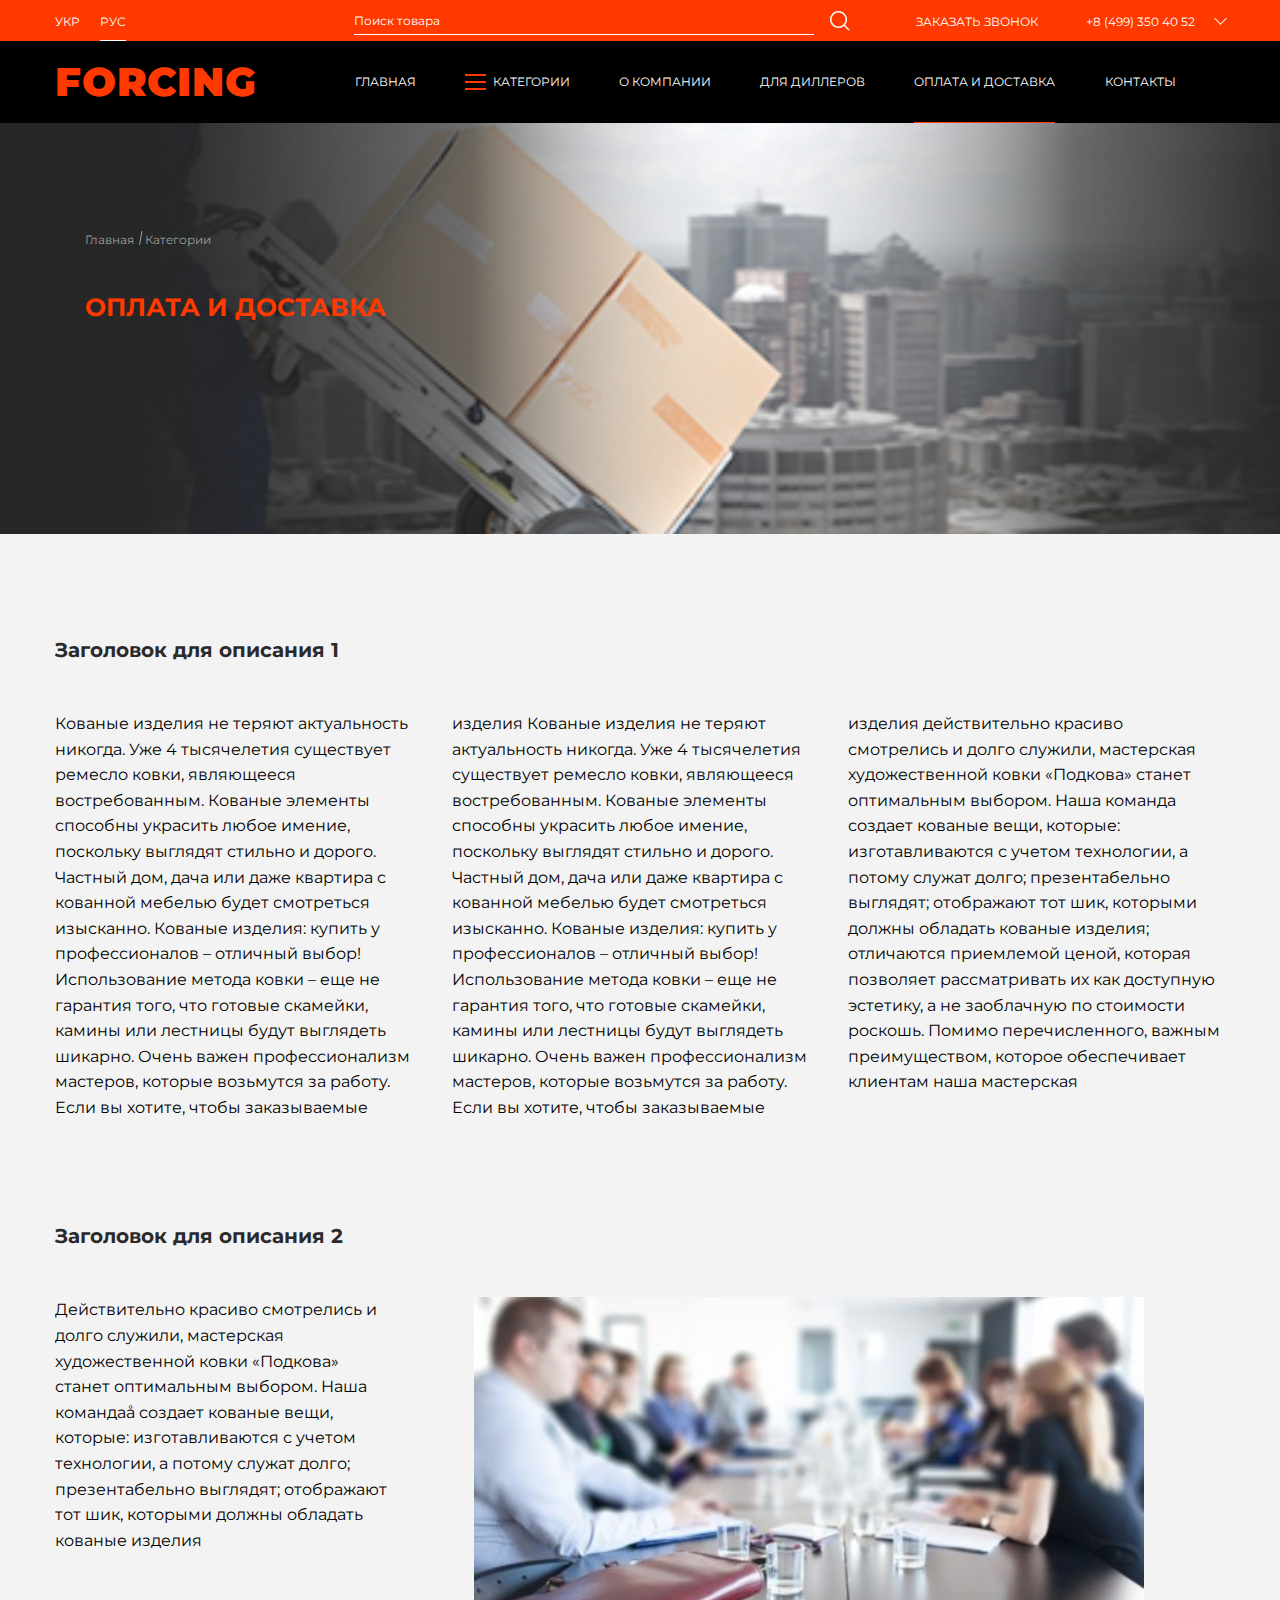
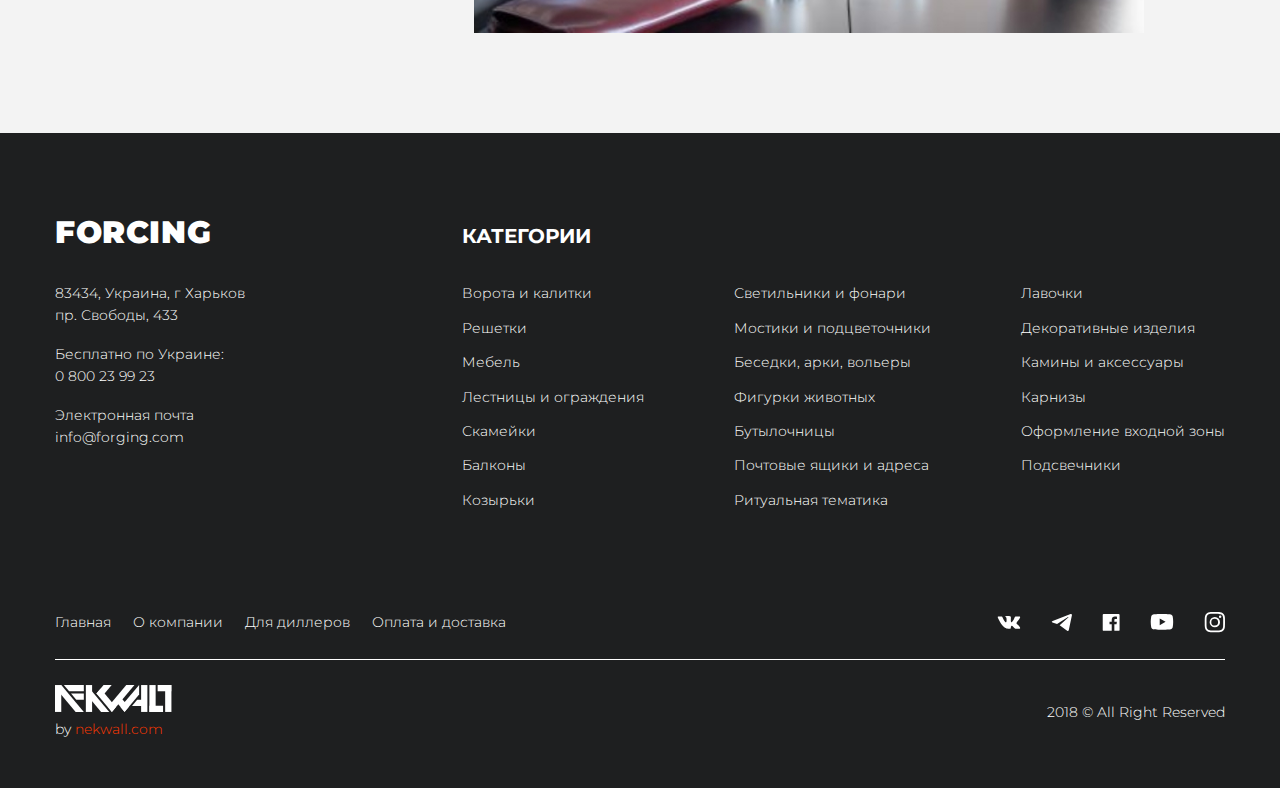
<file: payment-and-delivery.html>
<!doctype html>
<html lang="ru">
<head>
    <meta charset="utf-8">
    <meta name="robots" content="noindex,nofollow">
    <meta name="theme-color" content="#ff3d00"/>
    <meta name="viewport" content="width=device-width, initial-scale=1, maximum-scale=1"/>
    <link rel="shortcut icon" href="img/16.png"/>
    <link rel="apple-touch-icon" href="img/60.png"/>
    <link rel="apple-touch-icon" sizes="76x76" href="img/76.png"/>
    <link rel="apple-touch-icon" sizes="120x120" href="img/120.png"/>
    <link rel="apple-touch-icon" sizes="152x152" href="img/152.png"/>
    <title>Forcing</title>
    <meta name="description" content="">
    <meta name="keywords" content="">
    <meta property="og:title" content=""/>
    <meta property="og:description" content=""/>
    <meta property="og:image" content="img/opengraph.png"/>
    <!--[if IE]>
    <script>
        document.createElement('header');
        document.createElement('nav');
        document.createElement('main');
        document.createElement('section');
        document.createElement('article');
        document.createElement('aside');
        document.createElement('footer');
    </script>
    <![endif]-->
    <link rel="stylesheet" href="css/main.css">
    <link href="https://fonts.googleapis.com/css?family=Montserrat:300,400,500,700,900" rel="stylesheet">
</head>
<body>

<div class="wrapper">

    <!--HEADER-->
    <header class="header">
        <div class="header-top">
            <div class="container">
                <div class="header-top-holder">
                    <div class="left">
                        <div class="select-language">
                            <span class="ukr">УКР</span>
                            <span class="rus active-language">РУС</span>
                        </div>
                    </div>
                    <div class="right">
                        <div class="form-holder">
                            <form>
                                <input type="search" placeholder="Поиск товара">
                                <a href="search.html">
                                    <svg xmlns="http://www.w3.org/2000/svg" xmlns:xlink="http://www.w3.org/1999/xlink"
    
                                         width="20" height="20" viewBox="0 0 20 20">
                                        <defs>
                                            <path id="7n07a"
                                                  d="M1160.5 26.5a7 7 0 1 0 0-14 7 7 0 0 0 0 14zm6.49-1.51L1172 30c-.67.67-1.33.67-2 0l-4.01-4.01a8.5 8.5 0 1 1 1-1z"/>
                                        </defs>
                                        <g>
                                            <g transform="translate(-1152 -11)">
                                                <g/>
                                                <g>
                                                    <use fill="#fff" xlink:href="#7n07a"/>
                                                </g>
                                            </g>
                                        </g>
                                    </svg>
                                </a>
                            </form>
                        </div>
                        <ul class="callback">
                            <li>
                                <a class="order-call" href="#">
                                    <svg xmlns="http://www.w3.org/2000/svg" xmlns:xlink="http://www.w3.org/1999/xlink"
                                         width="13" height="17" viewBox="0 0 13 17">
                                        <defs>
                                            <path id="4h0na"
                                                  d="M1227.03 24.03c-.8-.5-1.5-.7-2.3.2-1-.3-1.8-1.9-1.8-1.9s-.8-1.5-.4-2.6c1.2-.1 1.5-.7 1.5-1.7l.2-2.3c.1-.9-.4-1.7-1.3-1.7 0 0-3.4-.6-3.9 3.5-.1 1 0 3.2 1.2 5.9s2.9 3.9 3.8 4.5c3.5 2.2 5.3-.5 5.3-.5.5-.8.3-1.6-.5-2.1z"/>
                                            <path id="4h0nb" d="M1227.33 16.73c2 .6 3.1 2.7 2.5 4.7"/>
                                            <path id="4h0nc"
                                                  d="M1228.93 21.33l.4 1.5c0 .1.2.2.3.1l1.1-1.1c.1-.1.1-.3-.1-.3l-1.5-.5c-.1 0-.2.1-.2.3z"/>
                                        </defs>
                                        <g>
                                            <g transform="translate(-1218 -13)">
                                                <g>
                                                    <use fill="#fff" fill-opacity="0" stroke="#f2f2f2"
                                                         stroke-linecap="round"
                                                         stroke-linejoin="round" stroke-miterlimit="50" stroke-width="1.3"
                                                         xlink:href="#4h0na"/>
                                                </g>
                                                <g>
                                                    <g>
                                                        <use fill="#fff" fill-opacity="0" stroke="#f2f2f2"
                                                             stroke-linecap="round" stroke-linejoin="round"
                                                             stroke-miterlimit="50" stroke-width="1.3" xlink:href="#4h0nb"/>
                                                    </g>
                                                    <g>
                                                        <g>
                                                            <use fill="#fff" xlink:href="#4h0nc"/>
                                                        </g>
                                                    </g>
                                                </g>
                                            </g>
                                        </g>
                                    </svg>
                                    Заказать звонок</a>
                                <ul class="dropdown callbackForm">
                                    <li>
                                        <form class="callback-form">
                                            <div class="callback-form-holder">
                                                <input class="default-input" type="text" placeholder="Иван">
                                                <input class="default-input" type="tel" placeholder="Телефон">
                                                <textarea></textarea>
                                                <a href="#" class="button-default submit">ОТПРАВИТЬ</a>
                                            </div>
                                        </form>
                                    </li>
                                </ul>
                            </li>
                            <li><a class="tel" href="tel:+84993504052">+8 (499) 350 40 52</a></li>
                        </ul>
                    </div>
                </div>
            </div>
        </div>
        <div class="header-bottom">
            <div class="container">
                <div class="header-bottom-holder">
                    <div class="left">
                        <a href="/" class="logo">FORCING</a>
                    </div>
                    <div class="right">
                        <nav class="navbar">
                             <span class="hamburger">
                                    <div id="nav-icon">
                                        <span></span>
                                        <span></span>
                                        <span></span>
                                    </div>
                                </span>
                            <ul class="navbar-nav">
                                <li class="nav-item header-top" >
                                    <div class="header-top">
                                        <div class="header-top-holder">
                                            <div class="left">
                                                <div class="select-language">
                                                    <span class="ukr">УКР</span>
                                                    <span class="rus active-language">РУС</span>
                                                </div>
                                            </div>
                                            <div class="right">
                                                <div class="form-holder">
                                                    <form>
                                                        <input type="search" placeholder="Поиск товара">
                                                        <a href="search.html">
                                                            <svg xmlns="http://www.w3.org/2000/svg"
                                                                 xmlns:xlink="http://www.w3.org/1999/xlink"
    
                                                                 width="20" height="20" viewBox="0 0 20 20">
                                                                <defs>
                                                                    <path id="7n07a"
                                                                          d="M1160.5 26.5a7 7 0 1 0 0-14 7 7 0 0 0 0 14zm6.49-1.51L1172 30c-.67.67-1.33.67-2 0l-4.01-4.01a8.5 8.5 0 1 1 1-1z"/>
                                                                </defs>
                                                                <g>
                                                                    <g transform="translate(-1152 -11)">
                                                                        <g/>
                                                                        <g>
                                                                            <use fill="#fff" xlink:href="#7n07a"/>
                                                                        </g>
                                                                    </g>
                                                                </g>
                                                            </svg>
                                                        </a>
                                                    </form>
                                                </div>
                                                <ul class="callback">
                                                    <li>
                                                        <a class="order-call" href="#">
                                                            <svg xmlns="http://www.w3.org/2000/svg" xmlns:xlink="http://www.w3.org/1999/xlink"
                                                                 width="13" height="17" viewBox="0 0 13 17">
                                                                <defs>
                                                                    <path id="4h0na"
                                                                          d="M1227.03 24.03c-.8-.5-1.5-.7-2.3.2-1-.3-1.8-1.9-1.8-1.9s-.8-1.5-.4-2.6c1.2-.1 1.5-.7 1.5-1.7l.2-2.3c.1-.9-.4-1.7-1.3-1.7 0 0-3.4-.6-3.9 3.5-.1 1 0 3.2 1.2 5.9s2.9 3.9 3.8 4.5c3.5 2.2 5.3-.5 5.3-.5.5-.8.3-1.6-.5-2.1z"/>
                                                                    <path id="4h0nb" d="M1227.33 16.73c2 .6 3.1 2.7 2.5 4.7"/>
                                                                    <path id="4h0nc"
                                                                          d="M1228.93 21.33l.4 1.5c0 .1.2.2.3.1l1.1-1.1c.1-.1.1-.3-.1-.3l-1.5-.5c-.1 0-.2.1-.2.3z"/>
                                                                </defs>
                                                                <g>
                                                                    <g transform="translate(-1218 -13)">
                                                                        <g>
                                                                            <use fill="#fff" fill-opacity="0" stroke="#f2f2f2"
                                                                                 stroke-linecap="round"
                                                                                 stroke-linejoin="round" stroke-miterlimit="50" stroke-width="1.3"
                                                                                 xlink:href="#4h0na"/>
                                                                        </g>
                                                                        <g>
                                                                            <g>
                                                                                <use fill="#fff" fill-opacity="0" stroke="#f2f2f2"
                                                                                     stroke-linecap="round" stroke-linejoin="round"
                                                                                     stroke-miterlimit="50" stroke-width="1.3" xlink:href="#4h0nb"/>
                                                                            </g>
                                                                            <g>
                                                                                <g>
                                                                                    <use fill="#fff" xlink:href="#4h0nc"/>
                                                                                </g>
                                                                            </g>
                                                                        </g>
                                                                    </g>
                                                                </g>
                                                            </svg>
                                                            Заказать звонок</a>
                                                        <ul class="dropdown callbackForm">
                                                            <li>
                                                                <form class="callback-form">
                                                                    <div class="callback-form-holder">
                                                                        <input class="default-input" type="text" placeholder="Иван">
                                                                        <input class="default-input" type="tel" placeholder="Телефон">
                                                                        <textarea></textarea>
                                                                        <a href="#" class="button-default submit">ОТПРАВИТЬ</a>
                                                                    </div>
                                                                </form>
                                                            </li>
                                                        </ul>
                                                    </li>
                                                    <li><a class="tel" href="tel:+84993504052">+8 (499) 350 40 52</a></li>
                                                </ul>
                                            </div>
                                        </div>
                                    </div>
                                </li>
                                <li class="nav-item"><a href="/index.html">ГЛАВНАЯ</a></li>
                                <li class="nav-item category">
                                    <div class="menu-icon">
                                        <span></span>
                                        <span></span>
                                        <span></span>
                                    </div>
                                    <a href="/categories.html">КАТЕГОРИИ</a>
                                    <ul class="dropdown">
                                        <div class="container">
                                            <li>
                                                <ul class="download">
                                                    <li>
                                                        <a href="#" download>
                                                            <svg xmlns="http://www.w3.org/2000/svg"
                                                                 xmlns:xlink="http://www.w3.org/1999/xlink" width="46"
                                                                 height="42" viewBox="0 0 46 42">
                                                                <defs>
                                                                    <path id="no4wa"
                                                                          d="M419.32 197.57a3.07 3.07 0 0 1-3.06 3.05h-25.98a3.07 3.07 0 0 1-3.05-3.05v-10.7a3.07 3.07 0 0 1 3.05-3.06h25.98a3.07 3.07 0 0 1 3.06 3.06zm-16.81 7.64c0 .76-.61 1.53-1.53 1.53h-22.92c-.77 0-1.53-.61-1.53-1.53v-35.15c0-.77.61-1.53 1.53-1.53h15.28v7.64a3.07 3.07 0 0 0 3.06 3.06h6.11v3.05h-12.23a4.5 4.5 0 0 0-4.58 4.59v10.7a4.5 4.5 0 0 0 4.58 4.58h12.23zm-7.64-35.92l7.18 8.4h-5.65c-.77 0-1.53-.76-1.53-1.52zm21.4 13h-12.23v-4.6L394.87 167h-16.81a3.07 3.07 0 0 0-3.06 3.06v35.15a3.07 3.07 0 0 0 3.06 3.05h22.92a3.07 3.07 0 0 0 3.06-3.05v-3.06h12.22a4.5 4.5 0 0 0 4.59-4.58v-10.7a4.5 4.5 0 0 0-4.59-4.59z"/>
                                                                    <path id="no4wb"
                                                                          d="M410.15 191.45v-3.05h6.11v-1.53h-7.64v10.7h1.53v-4.59h4.59v-1.53z"/>
                                                                    <path id="no4wc"
                                                                          d="M394.87 191.45h-3.06v-3.05h3.06c.92 0 1.53.6 1.53 1.52s-.61 1.53-1.53 1.53zm0-4.58h-4.59v10.7h1.53v-4.59h3.06a3.07 3.07 0 0 0 3.05-3.06 3.07 3.07 0 0 0-3.05-3.05z"/>
                                                                    <path id="no4wd"
                                                                          d="M405.57 194.51c0 .92-.61 1.53-1.53 1.53h-3.06v-7.64h3.06c.92 0 1.53.6 1.53 1.52zm-1.53-7.64h-4.59v10.7h4.59a3.07 3.07 0 0 0 3.05-3.06v-4.59a3.07 3.07 0 0 0-3.05-3.05z"/>
                                                                </defs>
                                                                <g>
                                                                    <g transform="translate(-375 -167)">
                                                                        <g>
                                                                            <use fill="#ff3d00" xlink:href="#no4wa"/>
                                                                        </g>
                                                                        <g>
                                                                            <use fill="#ff3d00" xlink:href="#no4wb"/>
                                                                        </g>
                                                                        <g>
                                                                            <use fill="#ff3d00" xlink:href="#no4wc"/>
                                                                        </g>
                                                                        <g>
                                                                            <use fill="#ff3d00" xlink:href="#no4wd"/>
                                                                        </g>
                                                                    </g>
                                                                </g>
                                                            </svg>
                                                            <span>Скачать каталог</span>
                                                        </a>
                                                    </li>
                                                    <li>
                                                        <a href="#" download>
                                                            <svg xmlns="http://www.w3.org/2000/svg"
                                                                 xmlns:xlink="http://www.w3.org/1999/xlink" width="46"
                                                                 height="41" viewBox="0 0 46 41">
                                                                <defs>
                                                                    <path id="b2usa"
                                                                          d="M418.79 266.2a3.03 3.03 0 0 1-3.02 3.02H390.1a3.03 3.03 0 0 1-3.02-3.02v-10.57a3.03 3.03 0 0 1 3.02-3.02h25.67a3.03 3.03 0 0 1 3.02 3.02zm-16.61 7.55c0 .75-.6 1.5-1.51 1.5h-22.65c-.76 0-1.51-.6-1.51-1.5v-34.73c0-.76.6-1.51 1.51-1.51h15.1v7.55a3.03 3.03 0 0 0 3.02 3.02h6.04v3.02H390.1a4.45 4.45 0 0 0-4.53 4.53v10.57a4.45 4.45 0 0 0 4.53 4.53h12.08zm-7.55-35.49l7.1 8.3h-5.6c-.75 0-1.5-.75-1.5-1.5zm21.14 12.84h-12.08v-4.53L394.63 236h-16.61a3.03 3.03 0 0 0-3.02 3.02v34.73a3.03 3.03 0 0 0 3.02 3.02h22.65a3.03 3.03 0 0 0 3.02-3.02v-3.02h12.08a4.45 4.45 0 0 0 4.52-4.53v-10.57a4.45 4.45 0 0 0-4.52-4.53z"/>
                                                                    <path id="b2usb"
                                                                          d="M393.12 260.91l-3.02-5.28h1.5l2.27 3.92 2.27-3.92h1.5l-3.01 5.28 3.02 5.29h-1.51l-2.27-3.93-2.26 3.93h-1.51z"/>
                                                                    <path id="b2usc"
                                                                          d="M406.7 264.69v1.5h-7.54v-10.56h1.5v9.06z"/>
                                                                    <path id="b2usd"
                                                                          d="M411.24 255.63a3.03 3.03 0 0 0-3.02 3.02 3.03 3.03 0 0 0 3.02 3.02h1.5c.91 0 1.52.6 1.52 1.5 0 .91-.6 1.52-1.51 1.52h-1.51c-.91 0-1.51-.76-1.51-1.51h-1.51a3.03 3.03 0 0 0 3.02 3.02h1.5a3.03 3.03 0 0 0 3.03-3.02 3.03 3.03 0 0 0-3.02-3.02h-1.51c-.91 0-1.51-.6-1.51-1.51 0-.9.6-1.51 1.5-1.51h1.52c.9 0 1.5.75 1.5 1.5h1.52a3.03 3.03 0 0 0-3.02-3.01z"/>
                                                                </defs>
                                                                <g>
                                                                    <g transform="translate(-375 -236)">
                                                                        <g>
                                                                            <use fill="#ff3d00" xlink:href="#b2usa"/>
                                                                        </g>
                                                                        <g>
                                                                            <use fill="#ff3d00" xlink:href="#b2usb"/>
                                                                        </g>
                                                                        <g>
                                                                            <use fill="#ff3d00" xlink:href="#b2usc"/>
                                                                        </g>
                                                                        <g>
                                                                            <use fill="#ff3d00" xlink:href="#b2usd"/>
                                                                        </g>
                                                                    </g>
                                                                </g>
                                                            </svg>
                                                            <span>Скачать прайс-лист</span>
                                                        </a>
                                                    </li>
                                                </ul>
                                            </li>
                                            <li>
                                                <ul class="categories-list">
                                                    <li><a href="#">Ворота и калитки</a></li>
                                                    <li><a href="#">Решетки</a></li>
                                                    <li><a href="#">Мебель</a></li>
                                                    <li><a href="#">Лестницы и ограждения</a></li>
                                                    <li><a href="#">Скамейки</a></li>
                                                    <li><a href="#">Балконы</a></li>
                                                    <li><a href="#">Козырьки</a></li>
                                                </ul>
                                            </li>
                                            <li>
                                                <ul class="categories-list">
                                                    <li><a href="#">Светильники и фонари</a></li>
                                                    <li><a href="#">Мостики и подцветочники</a></li>
                                                    <li><a href="#">Беседки, арки, вольеры</a></li>
                                                    <li><a href="#">Фигурки животных</a></li>
                                                    <li><a href="#">Бутылочницы</a></li>
                                                    <li><a href="#">Почтовые ящики и адреса</a></li>
                                                    <li><a href="#">Ритуальная тематика</a></li>
                                                </ul>
                                            </li>
                                            <li>
                                                <ul class="categories-list">
                                                    <li><a href="#">Лавочки</a></li>
                                                    <li><a href="#">Декоративные изделия</a></li>
                                                    <li><a href="#">Камины и аксессуары</a></li>
                                                    <li><a href="#">Карнизы</a></li>
                                                    <li><a href="#">Оформление входной зоны</a></li>
                                                    <li><a href="#">Подсвечники</a></li>
                                                </ul>
                                            </li>
                                        </div>
                                    </ul>
                                </li>
                                <li class="nav-item"><a href="/about-company.html">О КОМПАНИИ</a></li>
                                <li class="nav-item"><a href="/for-dealers.html">ДЛЯ ДИЛЛЕРОВ</a></li>
                                <li class="nav-item"><a href="/payment-and-delivery.html">ОПЛАТА И ДОСТАВКА</a></li>
                                <li class="nav-item"><a href="/contacts.html">КОНТАКТЫ</a></li>
                                <li class="nav-item">
                                    <div class="bug">
                                        <a href="/basket.html">
                                            <svg xmlns="http://www.w3.org/2000/svg" xmlns:xlink="http://www.w3.org/1999/xlink"
                                                 width="19" height="23" viewBox="0 0 19 23">
                                                <defs>
                                                    <path id="f65fa"
                                                          d="M1536.59 86.97c0 .38-.3.68-.68.68h-14.88a.67.67 0 0 1-.68-.68V72.1c0-.38.3-.68.68-.68h14.88c.38 0 .68.3.68.68zm-15.56-16.91c-1.12 0-2.03.9-2.03 2.03v14.88c0 1.12.9 2.03 2.03 2.03h14.88c1.12 0 2.03-.9 2.03-2.03V72.1c0-1.12-.9-2.03-2.03-2.03z"/>
                                                    <path id="f65fb"
                                                          d="M1524.82 70.06h7.3c-.36-1.7-2.05-2.7-3.65-2.7s-3.29 1-3.65 2.7zm8.72 1.35h-10.14v-.67c0-2.93 2.64-4.74 5.07-4.74 2.44 0 5.07 1.81 5.07 4.74z"/>
                                                </defs>
                                                <g>
                                                    <g transform="translate(-1519 -66)">
                                                        <g>
                                                            <g>
                                                                <use fill="#fff" xlink:href="#f65fa"/>
                                                            </g>
                                                        </g>
                                                        <g>
                                                            <g>
                                                                <use fill="#fff" xlink:href="#f65fb"/>
                                                            </g>
                                                        </g>
                                                    </g>
                                                </g>
                                            </svg>
                                        </a>
                                    </div>
                                </li>
                            </ul>
                        </nav>
                    </div>
                    <div class="bug">
                        <a href="/basket.html">
                            <svg xmlns="http://www.w3.org/2000/svg" xmlns:xlink="http://www.w3.org/1999/xlink"
                                 width="19" height="23" viewBox="0 0 19 23">
                                <defs>
                                    <path id="f65fa"
                                          d="M1536.59 86.97c0 .38-.3.68-.68.68h-14.88a.67.67 0 0 1-.68-.68V72.1c0-.38.3-.68.68-.68h14.88c.38 0 .68.3.68.68zm-15.56-16.91c-1.12 0-2.03.9-2.03 2.03v14.88c0 1.12.9 2.03 2.03 2.03h14.88c1.12 0 2.03-.9 2.03-2.03V72.1c0-1.12-.9-2.03-2.03-2.03z"/>
                                    <path id="f65fb"
                                          d="M1524.82 70.06h7.3c-.36-1.7-2.05-2.7-3.65-2.7s-3.29 1-3.65 2.7zm8.72 1.35h-10.14v-.67c0-2.93 2.64-4.74 5.07-4.74 2.44 0 5.07 1.81 5.07 4.74z"/>
                                </defs>
                                <g>
                                    <g transform="translate(-1519 -66)">
                                        <g>
                                            <g>
                                                <use fill="#fff" xlink:href="#f65fa"/>
                                            </g>
                                        </g>
                                        <g>
                                            <g>
                                                <use fill="#fff" xlink:href="#f65fb"/>
                                            </g>
                                        </g>
                                    </g>
                                </g>
                            </svg>
                        </a>
                    </div>
                </div>
            </div>
        </div>
    
        <!-- The Modal -->
        <div class="modal callbackModal">
    
            <!-- Modal content -->
            <div class="modal-content">
                <span class="close">&times;</span>
                <p>Ваша заявка была успешно отправлена!</p>
            </div>
    
        </div>
    </header>

    <!--CONTENT-->
    <main id="payment-and-delivery-page">

        <!--banner-section-->
        <section class="section-banner">
            <div class="container">
                <div class="section-banner-holder">

                    <div class="container">
                        <div class="breadcrumbs">
                            <ul>
                                <li><a href="index.html">Главная</a></li>
                                <li><a href="catecories,html">Категории</a></li>
                            </ul>
                        </div>
                    </div>

                    <div class="container">
                        <h3 class="section-title">Оплата и доставка</h3>
                    </div>
                </div>
            </div>
        </section>

        <!--section about company-->
        <section class="section section-about-company">
            <div class="container">
                <h3 class="section-title-sm">Заголовок для описания 1</h3>
                <p class="description">Кованые изделия не теряют актуальность никогда. Уже 4 тысячелетия существует
                    ремесло ковки, являющееся востребованным. Кованые
                    элементы способны украсить любое имение, поскольку выглядят стильно и дорого. Частный дом, дача или
                    даже квартира с кованной мебелью будет смотреться изысканно. Кованые изделия: купить у
                    профессионалов – отличный выбор! Использование метода ковки – еще не гарантия того, что готовые
                    скамейки, камины или лестницы будут выглядеть шикарно. Очень важен профессионализм мастеров, которые
                    возьмутся за работу. Если вы хотите, чтобы заказываемые изделия Кованые изделия не теряют
                    актуальность никогда. Уже 4 тысячелетия существует ремесло ковки, являющееся востребованным. Кованые
                    элементы способны украсить любое имение, поскольку выглядят стильно и дорого. Частный дом, дача или
                    даже квартира с кованной мебелью будет смотреться изысканно. Кованые изделия: купить у
                    профессионалов – отличный выбор! Использование метода ковки – еще не гарантия того, что готовые
                    скамейки, камины или лестницы будут выглядеть шикарно. Очень важен профессионализм мастеров, которые
                    возьмутся за работу. Если вы хотите, чтобы заказываемые изделия действительно красиво смотрелись и
                    долго служили, мастерская художественной ковки «Подкова» станет оптимальным выбором. Наша команда
                    создает кованые вещи, которые:
                    изготавливаются с учетом технологии, а потому служат долго; презентабельно выглядят; отображают тот
                    шик, которыми должны обладать кованые изделия;
                    отличаются приемлемой ценой, которая позволяет рассматривать их как доступную эстетику, а не
                    заоблачную по стоимости роскошь. Помимо перечисленного, важным преимуществом, которое обеспечивает
                    клиентам наша мастерская </p>
            </div>
        </section>

        <!--section about company-->
        <section class="section section-about-company">
            <div class="container">
                <h3 class="section-title-sm">Заголовок для описания 2</h3>
                <div class="section-about-company-holder inner ">
                    <div class="left">
                        <p>Действительно красиво смотрелись и
                            долго служили, мастерская
                            художественной ковки «Подкова» станет
                            оптимальным выбором. Наша командаå
                            создает кованые вещи, которые:
                            изготавливаются с учетом технологии, а
                            потому служат долго; презентабельно
                            выглядят; отображают тот шик, которыми
                            должны обладать кованые изделия</p>
                    </div>
                    <div class="image-holder">
                        <img src="img/background/img.jpg" alt="img">
                    </div>
                </div>
            </div>
        </section>

    </main>

    <!--FOOTER-->
    <footer class="footer">
        <div class="container">
            <div class="footer-holder">
                <div class="footer-top">
                    <div class="left">
                        <a href="/" class="footer-logo">Forcing</a>
                        <ul class="contact-area">
                            <li>
                                <span>83434, Украина, г Харьков</span>
                                <span>пр. Свободы, 433</span>
                            </li>
                            <li>
                                <a href="tel:0800239923">
                                    <span>Бесплатно по Украине:</span>
                                    <span>0 800 23 99 23</span>
                                </a>
                            </li>
                            <li>
                                <a href="mailto:">
                                    <span>Электронная почта</span>
                                    <span>info@forging.com</span>
                                </a>
                            </li>
                        </ul>
                    </div>
                    <div class="right">
                        <h2 class="category-title">КАТЕГОРИИ</h2>
                        <div class="categories">
                            <ul class="categories-list">
                                <li><a href="#">Ворота и калитки</a></li>
                                <li><a href="#">Решетки</a></li>
                                <li><a href="#">Мебель</a></li>
                                <li><a href="#">Лестницы и ограждения</a></li>
                                <li><a href="#">Скамейки</a></li>
                                <li><a href="#">Балконы</a></li>
                                <li><a href="#">Козырьки</a></li>
                            </ul>
                            <ul class="categories-list">
                                <li><a href="#">Светильники и фонари</a></li>
                                <li><a href="#">Мостики и подцветочники</a></li>
                                <li><a href="#">Беседки, арки, вольеры</a></li>
                                <li><a href="#">Фигурки животных</a></li>
                                <li><a href="#">Бутылочницы</a></li>
                                <li><a href="#">Почтовые ящики и адреса</a></li>
                                <li><a href="#">Ритуальная тематика</a></li>
                            </ul>
                            <ul class="categories-list">
                                <li><a href="#">Лавочки</a></li>
                                <li><a href="#">Декоративные изделия</a></li>
                                <li><a href="#">Камины и аксессуары</a></li>
                                <li><a href="#">Карнизы</a></li>
                                <li><a href="#">Оформление входной зоны</a></li>
                                <li><a href="#">Подсвечники</a></li>
                            </ul>
                        </div>
                    </div>
                </div>
                <div class="footer-bottom">
                    <div class="top">
                        <nav>
                            <ul class="footer-nav">
                                <li><a href="/index.html">Главная</a></li>
                                <li><a href="/about-company.html">О компании</a></li>
                                <li><a href="/for-dealers.html">Для диллеров</a></li>
                                <li><a href="/payment-and-delivery.html">Оплата и доставка</a></li>
                            </ul>
                        </nav>
                        <ul class="socials">
                            <li><a href="#" target="_blank">
                                <svg xmlns="http://www.w3.org/2000/svg" xmlns:xlink="http://www.w3.org/1999/xlink"
                                     width="24" height="13" viewBox="0 0 24 13">
                                    <defs>
                                        <path id="5ia2a"
                                              d="M1333.67 4613.73h1.35s.4-.05.61-.27c.2-.2.2-.59.2-.59s-.03-1.8.8-2.07c.84-.26 1.9 1.74 3.01 2.51.86.6 1.5.47 1.5.47l3-.04s1.58-.1.84-1.34c-.06-.1-.42-.91-2.22-2.58-1.88-1.74-1.63-1.46.63-4.48 1.38-1.84 1.94-2.96 1.76-3.44-.16-.45-1.18-.33-1.18-.33l-3.37.02s-.26-.02-.44.09-.3.36-.3.36-.53 1.44-1.24 2.64c-1.52 2.56-2.12 2.7-2.36 2.53-.57-.37-.42-1.48-.42-2.28 0-2.47.38-3.5-.73-3.77a6.18 6.18 0 0 0-1.58-.16c-1.2-.01-2.22.01-2.8.3-.38.18-.67.6-.5.63.22.02.73.13 1 .5.34.47.33 1.53.33 1.53s.2 2.91-.46 3.27c-.47.25-1.08-.26-2.43-2.57-.69-1.18-1.2-2.5-1.2-2.5s-.1-.24-.29-.38a1.48 1.48 0 0 0-.52-.21l-3.21.03s-.48.01-.65.22c-.15.18-.01.58-.01.58s2.51 5.88 5.36 8.84c2.6 2.71 5.57 2.54 5.57 2.54l-.05-.05z"/>
                                    </defs>
                                    <g>
                                        <g transform="translate(-1322 -4601)">
                                            <use fill="#fff" xlink:href="#5ia2a"/>
                                        </g>
                                    </g>
                                </svg>
                            </a></li>
                            <li><a href="#" target="_blank">
                                <svg xmlns="http://www.w3.org/2000/svg" xmlns:xlink="http://www.w3.org/1999/xlink"
                                     width="21" height="17" viewBox="0 0 21 17">
                                    <defs>
                                        <path id="o6bha"
                                              d="M1383.65 4610.19l7.48 5.53c.86.47 1.48.23 1.69-.8l3.05-14.36c.31-1.25-.48-1.82-1.3-1.45l-17.9 6.9c-1.22.5-1.21 1.18-.22 1.48l4.6 1.44 10.63-6.71c.5-.3.96-.14.58.2"/>
                                    </defs>
                                    <g>
                                        <g transform="translate(-1375 -4599)">
                                            <use fill="#fff" xlink:href="#o6bha"/>
                                        </g>
                                    </g>
                                </svg>
                            </a></li>
                            <li><a href="#" target="_blank">
                                <svg xmlns="http://www.w3.org/2000/svg" xmlns:xlink="http://www.w3.org/1999/xlink"
                                     width="18" height="17" viewBox="0 0 18 17">
                                    <defs>
                                        <path id="gtoca"
                                              d="M1442.64 4599h-14.98a.93.93 0 0 0-.93.93v14.98c0 .51.41.93.93.93h8.06v-6.52h-2.2v-2.54h2.2v-1.88c0-2.17 1.33-3.36 3.27-3.36.93 0 1.73.07 1.96.1v2.28h-1.35c-1.05 0-1.25.5-1.25 1.24v1.62h2.51l-.33 2.55h-2.18v6.5h4.29c.51 0 .93-.4.93-.92v-14.98a.93.93 0 0 0-.93-.93"/>
                                    </defs>
                                    <g>
                                        <g transform="translate(-1426 -4599)">
                                            <use fill="#fff" xlink:href="#gtoca"/>
                                        </g>
                                    </g>
                                </svg>
                            </a></li>
                            <li><a href="#" target="_blank">
                                <svg xmlns="http://www.w3.org/2000/svg" xmlns:xlink="http://www.w3.org/1999/xlink"
                                     width="24" height="16" viewBox="0 0 24 16">
                                    <defs>
                                        <path id="7msla"
                                              d="M1482.71 4611.21v-6.73l5.86 3.37zm13-8.79c-.27-.95-1.01-1.69-1.96-1.95-1.75-.47-8.8-.47-8.8-.47s-7.01-.01-8.78.47c-.95.26-1.69 1-1.95 1.95-.33 1.8-.5 3.61-.5 5.43 0 1.82.17 3.63.5 5.41.26.95 1 1.69 1.95 1.95 1.75.47 8.79.47 8.79.47s7.02 0 8.79-.47c.95-.26 1.69-1 1.95-1.95.32-1.78.48-3.6.47-5.4.01-1.83-.14-3.65-.47-5.44z"/>
                                    </defs>
                                    <g>
                                        <g transform="translate(-1473 -4600)">
                                            <use fill="#fff" xlink:href="#7msla"/>
                                        </g>
                                    </g>
                                </svg>
                            </a></li>
                            <li><a href="#" target="_blank">
                                <svg xmlns="http://www.w3.org/2000/svg" xmlns:xlink="http://www.w3.org/1999/xlink"
                                     width="21" height="21" viewBox="0 0 21 21">
                                    <defs>
                                        <path id="t0u0a"
                                              d="M1542.27 4600.51a1.22 1.22 0 1 0 0 2.43 1.22 1.22 0 0 0 0-2.43zm-5.4 10a3.38 3.38 0 1 1 0-6.75 3.38 3.38 0 0 1 0 6.75zm0-8.58a5.2 5.2 0 1 0 0 10.4 5.2 5.2 0 0 0 0-10.4zm0-3.1c2.7 0 3.02 0 4.09.05.99.05 1.52.21 1.88.35.48.19.81.4 1.17.76.35.36.57.7.76 1.17.13.35.3.9.34 1.88a71 71 0 0 1 .06 4.1c0 2.7 0 3.02-.06 4.1a5.7 5.7 0 0 1-.35 1.87c-.2.48-.4.81-.76 1.17-.36.35-.7.57-1.17.76-.35.14-.9.3-1.89.35-1.07.04-1.39.05-4.1.05s-3.03 0-4.1-.06a5.75 5.75 0 0 1-1.9-.35c-.47-.2-.8-.4-1.16-.76-.35-.36-.58-.7-.76-1.17-.14-.35-.3-.9-.35-1.89-.04-1.06-.06-1.39-.06-4.09s.02-3.03.06-4.1c.05-1 .21-1.54.35-1.89a3 3 0 0 1 .76-1.17 3 3 0 0 1 1.17-.75c.35-.14.88-.31 1.87-.36 1.08-.04 1.4-.05 4.1-.05l.04.02zm0-1.83c-2.76 0-3.1.01-4.18.06a7.47 7.47 0 0 0-2.46.47c-.67.26-1.24.6-1.8 1.17a4.95 4.95 0 0 0-1.17 1.8 7.45 7.45 0 0 0-.47 2.46 70.63 70.63 0 0 0-.06 4.18c0 2.75.01 3.1.06 4.17.05 1.08.22 1.82.47 2.46.26.67.6 1.24 1.17 1.8.56.56 1.13.91 1.8 1.17.64.25 1.38.42 2.46.47 1.08.05 1.42.06 4.17.06 2.76 0 3.1-.01 4.18-.06a7.5 7.5 0 0 0 2.46-.47c.67-.26 1.24-.6 1.8-1.17.56-.56.91-1.13 1.17-1.8.25-.64.42-1.38.47-2.46.05-1.08.06-1.42.06-4.17 0-2.76-.01-3.1-.06-4.18a7.5 7.5 0 0 0-.47-2.46 4.97 4.97 0 0 0-1.17-1.8 4.94 4.94 0 0 0-1.8-1.17 7.46 7.46 0 0 0-2.46-.47 70.63 70.63 0 0 0-4.18-.06z"/>
                                    </defs>
                                    <g>
                                        <g transform="translate(-1526 -4597)">
                                            <use fill="#fff" xlink:href="#t0u0a"/>
                                        </g>
                                    </g>
                                </svg>
                            </a></li>
                        </ul>
                    </div>
                    <div class="bottom">
                        <a href="http://nekwall.com/en/" target="_blank" class="product-company">
                            <svg xmlns="http://www.w3.org/2000/svg" xmlns:xlink="http://www.w3.org/1999/xlink" width="117"
                                 height="27" viewBox="0 0 117 27">
                                <defs>
                                    <path id="9205a" d="M378 4701.94v-26.9h6.27v26.9z"/>
                                    <path id="9205b" d="M488.16 4701.95v-26.93h6.27v26.93z"/>
                                    <path id="9205c" d="M472.38 4701.95v-26.9h6.26v26.9z"/>
                                    <path id="9205d" d="M464.11 4701.94v-26.9h6.27v26.9z"/>
                                    <path id="9205e" d="M480.64 4681.27V4675h13.67v6.27z"/>
                                    <path id="9205f" d="M472.38 4702v-6.27h13.67v6.27z"/>
                                    <path id="9205g" d="M408.84 4701.94v-26.9h6.26v26.9z"/>
                                    <path id="9205h" d="M406.84 4701.94h-8.18l-19.2-22.88 4.81-4.03z"/>
                                    <path id="9205i" d="M432.25 4701.94h-8.14l-15.01-17.84 4.8-4.03z"/>
                                    <path id="9205j" d="M438.92 4697.09l-4.05 4.85-15.46-18.36 4.2-4.76z"/>
                                    <path id="9205k" d="M451.84 4696.77l-4.23 5.08-8.24-9.79 4.8-4.03z"/>
                                    <path id="9205l" d="M426.57 4675.04h8.1l-10.46 12.57-4.8-4.03z"/>
                                    <path id="9205m" d="M449.26 4675.03h8.17l-22.56 26.9-3.82-5.2z"/>
                                    <path id="9205n" d="M462.11 4675.03v9.4l-14.57 17.5-4.07-5z"/>
                                    <path id="9205o" d="M406.84 4681.3h-14.7l-5.28-6.27h19.98z"/>
                                    <path id="9205p" d="M406.84 4689.85h-7.54l-5.28-6.27h12.82z"/>
                                    <path id="9205q" d="M467.77 4689.85h-7.57l-5.22 6.26h12.79z"/>
                                </defs>
                                <g>
                                    <g transform="translate(-378 -4675)">
                                        <use fill="#fff" xlink:href="#9205a"/>
                                    </g>
                                    <g transform="translate(-378 -4675)">
                                        <use fill="#fff" xlink:href="#9205b"/>
                                    </g>
                                    <g transform="translate(-378 -4675)">
                                        <use fill="#fff" xlink:href="#9205c"/>
                                    </g>
                                    <g transform="translate(-378 -4675)">
                                        <use fill="#fff" xlink:href="#9205d"/>
                                    </g>
                                    <g transform="translate(-378 -4675)">
                                        <use fill="#fff" xlink:href="#9205e"/>
                                    </g>
                                    <g transform="translate(-378 -4675)">
                                        <use fill="#fff" xlink:href="#9205f"/>
                                    </g>
                                    <g transform="translate(-378 -4675)">
                                        <use fill="#fff" xlink:href="#9205g"/>
                                    </g>
                                    <g transform="translate(-378 -4675)">
                                        <use fill="#fff" xlink:href="#9205h"/>
                                    </g>
                                    <g transform="translate(-378 -4675)">
                                        <use fill="#fff" xlink:href="#9205i"/>
                                    </g>
                                    <g transform="translate(-378 -4675)">
                                        <use fill="#fff" xlink:href="#9205j"/>
                                    </g>
                                    <g transform="translate(-378 -4675)">
                                        <use fill="#fff" xlink:href="#9205k"/>
                                    </g>
                                    <g transform="translate(-378 -4675)">
                                        <use fill="#fff" xlink:href="#9205l"/>
                                    </g>
                                    <g transform="translate(-378 -4675)">
                                        <use fill="#fff" xlink:href="#9205m"/>
                                    </g>
                                    <g transform="translate(-378 -4675)">
                                        <use fill="#fff" xlink:href="#9205n"/>
                                    </g>
                                    <g transform="translate(-378 -4675)">
                                        <use fill="#fff" xlink:href="#9205o"/>
                                    </g>
                                    <g transform="translate(-378 -4675)">
                                        <use fill="#fff" xlink:href="#9205p"/>
                                    </g>
                                    <g transform="translate(-378 -4675)">
                                        <use fill="#fff" xlink:href="#9205q"/>
                                    </g>
                                </g>
                            </svg>
                            <p>by <span>nekwall.com</span></p>
                        </a>
                        <span class="copy">2018 &copy; All Right Reserved</span>
                    </div>
                </div>
            </div>
        </div>
    </footer>

</div>

<!--SCRIPTS-->
<script src="js/main.js"></script>
</body>
</html>
</file>
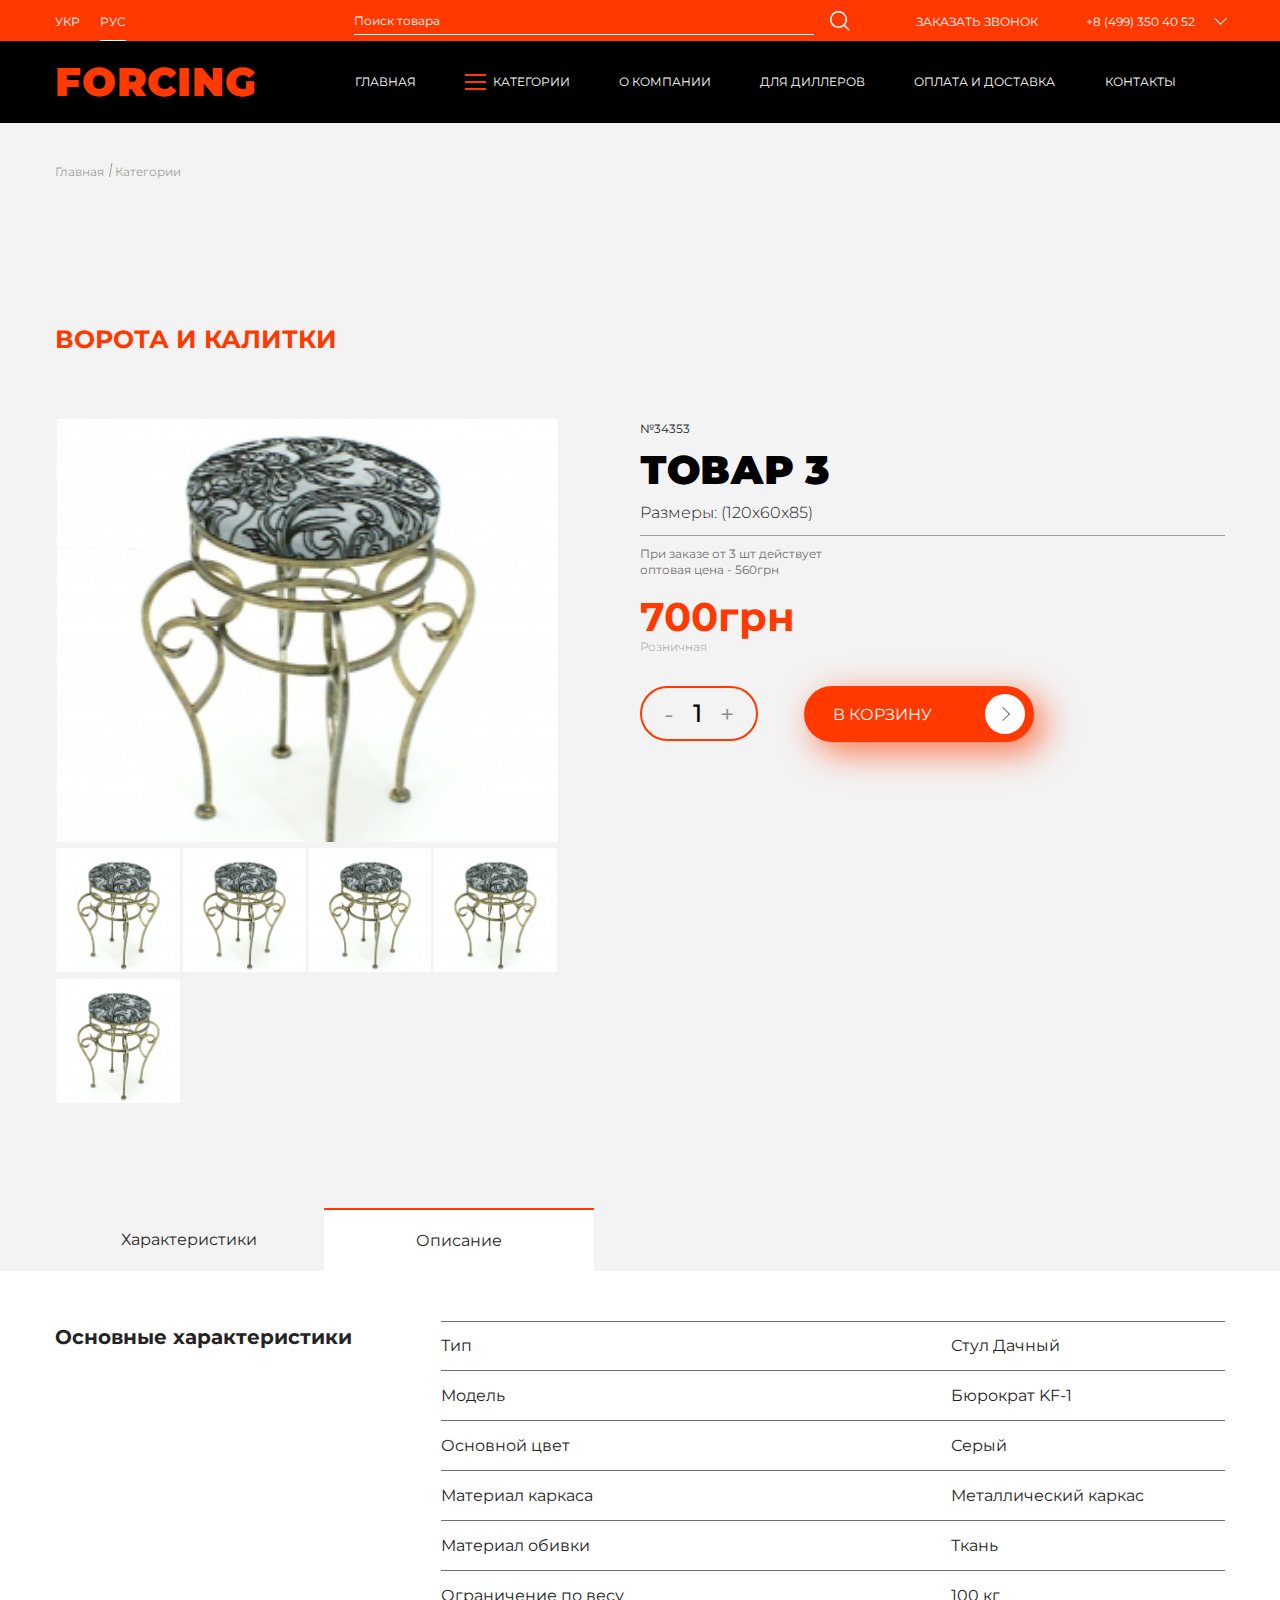
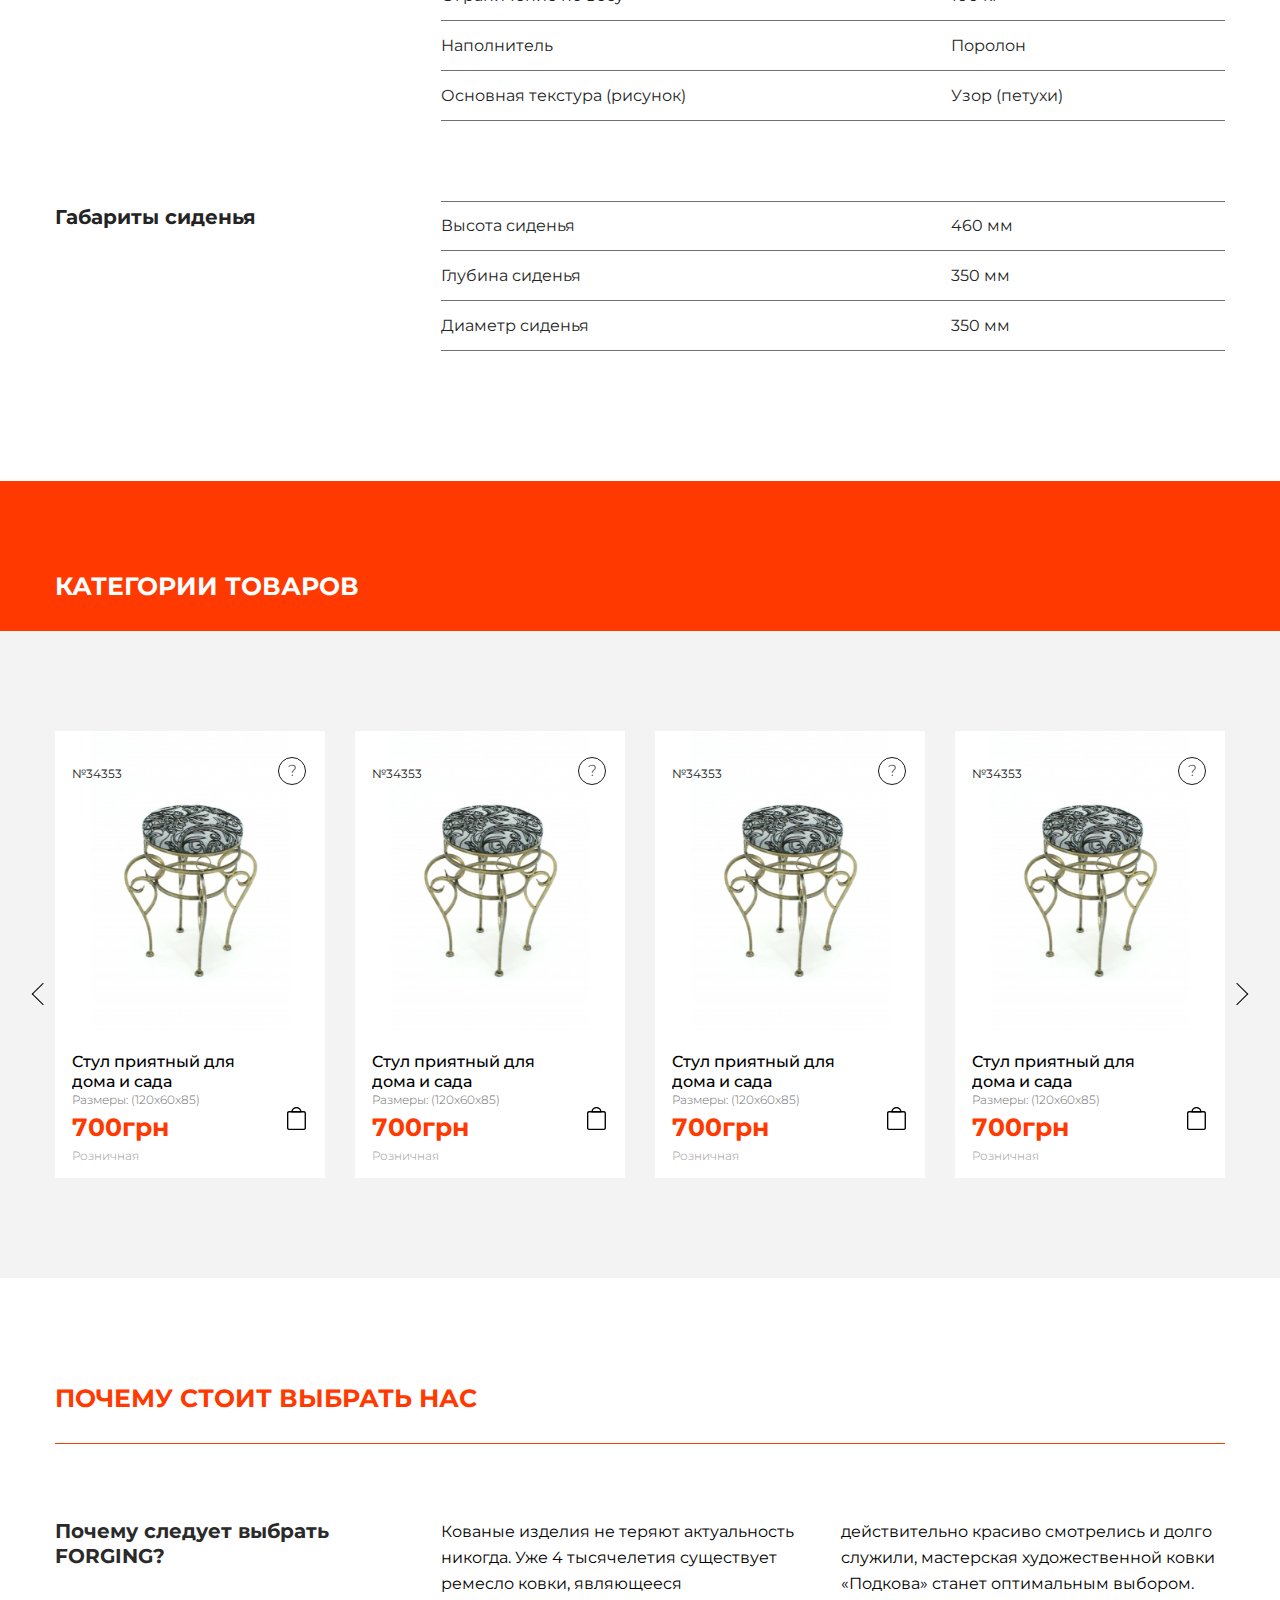
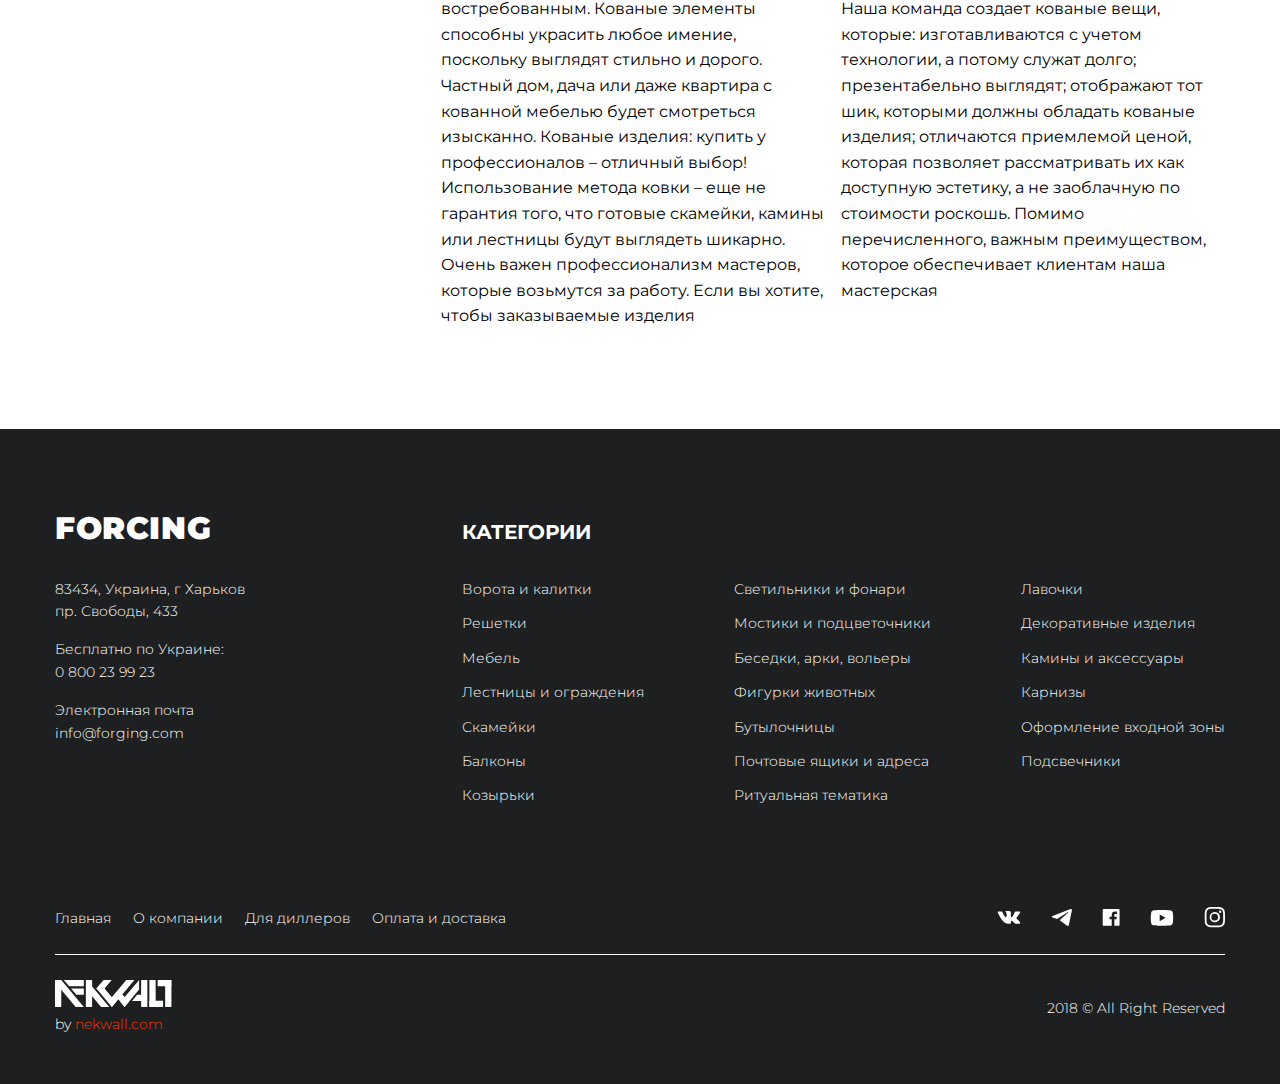
<file: product-page.html>
<!doctype html>
<html lang="ru">
<head>
    <meta charset="utf-8">
    <meta name="robots" content="noindex,nofollow">
    <meta name="theme-color" content="#ff3d00"/>
    <meta name="viewport" content="width=device-width, initial-scale=1, maximum-scale=1"/>
    <link rel="shortcut icon" href="img/16.png"/>
    <link rel="apple-touch-icon" href="img/60.png"/>
    <link rel="apple-touch-icon" sizes="76x76" href="img/76.png"/>
    <link rel="apple-touch-icon" sizes="120x120" href="img/120.png"/>
    <link rel="apple-touch-icon" sizes="152x152" href="img/152.png"/>
    <title>Forcing</title>
    <meta name="description" content="">
    <meta name="keywords" content="">
    <meta property="og:title" content=""/>
    <meta property="og:description" content=""/>
    <meta property="og:image" content="img/opengraph.png"/>
    <!--[if IE]>
    <script>
        document.createElement('header');
        document.createElement('nav');
        document.createElement('main');
        document.createElement('section');
        document.createElement('article');
        document.createElement('aside');
        document.createElement('footer');
    </script>
    <![endif]-->
    <link rel="stylesheet" href="css/main.css">
    <link href="https://fonts.googleapis.com/css?family=Montserrat:300,400,500,700,900" rel="stylesheet">
</head>
<body>

<div class="wrapper">

    <!--HEADER-->
    <header class="header">
        <div class="header-top">
            <div class="container">
                <div class="header-top-holder">
                    <div class="left">
                        <div class="select-language">
                            <span class="ukr">УКР</span>
                            <span class="rus active-language">РУС</span>
                        </div>
                    </div>
                    <div class="right">
                        <div class="form-holder">
                            <form>
                                <input type="search" placeholder="Поиск товара">
                                <a href="search.html">
                                    <svg xmlns="http://www.w3.org/2000/svg" xmlns:xlink="http://www.w3.org/1999/xlink"
    
                                         width="20" height="20" viewBox="0 0 20 20">
                                        <defs>
                                            <path id="7n07a"
                                                  d="M1160.5 26.5a7 7 0 1 0 0-14 7 7 0 0 0 0 14zm6.49-1.51L1172 30c-.67.67-1.33.67-2 0l-4.01-4.01a8.5 8.5 0 1 1 1-1z"/>
                                        </defs>
                                        <g>
                                            <g transform="translate(-1152 -11)">
                                                <g/>
                                                <g>
                                                    <use fill="#fff" xlink:href="#7n07a"/>
                                                </g>
                                            </g>
                                        </g>
                                    </svg>
                                </a>
                            </form>
                        </div>
                        <ul class="callback">
                            <li>
                                <a class="order-call" href="#">
                                    <svg xmlns="http://www.w3.org/2000/svg" xmlns:xlink="http://www.w3.org/1999/xlink"
                                         width="13" height="17" viewBox="0 0 13 17">
                                        <defs>
                                            <path id="4h0na"
                                                  d="M1227.03 24.03c-.8-.5-1.5-.7-2.3.2-1-.3-1.8-1.9-1.8-1.9s-.8-1.5-.4-2.6c1.2-.1 1.5-.7 1.5-1.7l.2-2.3c.1-.9-.4-1.7-1.3-1.7 0 0-3.4-.6-3.9 3.5-.1 1 0 3.2 1.2 5.9s2.9 3.9 3.8 4.5c3.5 2.2 5.3-.5 5.3-.5.5-.8.3-1.6-.5-2.1z"/>
                                            <path id="4h0nb" d="M1227.33 16.73c2 .6 3.1 2.7 2.5 4.7"/>
                                            <path id="4h0nc"
                                                  d="M1228.93 21.33l.4 1.5c0 .1.2.2.3.1l1.1-1.1c.1-.1.1-.3-.1-.3l-1.5-.5c-.1 0-.2.1-.2.3z"/>
                                        </defs>
                                        <g>
                                            <g transform="translate(-1218 -13)">
                                                <g>
                                                    <use fill="#fff" fill-opacity="0" stroke="#f2f2f2"
                                                         stroke-linecap="round"
                                                         stroke-linejoin="round" stroke-miterlimit="50" stroke-width="1.3"
                                                         xlink:href="#4h0na"/>
                                                </g>
                                                <g>
                                                    <g>
                                                        <use fill="#fff" fill-opacity="0" stroke="#f2f2f2"
                                                             stroke-linecap="round" stroke-linejoin="round"
                                                             stroke-miterlimit="50" stroke-width="1.3" xlink:href="#4h0nb"/>
                                                    </g>
                                                    <g>
                                                        <g>
                                                            <use fill="#fff" xlink:href="#4h0nc"/>
                                                        </g>
                                                    </g>
                                                </g>
                                            </g>
                                        </g>
                                    </svg>
                                    Заказать звонок</a>
                                <ul class="dropdown callbackForm">
                                    <li>
                                        <form class="callback-form">
                                            <div class="callback-form-holder">
                                                <input class="default-input" type="text" placeholder="Иван">
                                                <input class="default-input" type="tel" placeholder="Телефон">
                                                <textarea></textarea>
                                                <a href="#" class="button-default submit">ОТПРАВИТЬ</a>
                                            </div>
                                        </form>
                                    </li>
                                </ul>
                            </li>
                            <li><a class="tel" href="tel:+84993504052">+8 (499) 350 40 52</a></li>
                        </ul>
                    </div>
                </div>
            </div>
        </div>
        <div class="header-bottom">
            <div class="container">
                <div class="header-bottom-holder">
                    <div class="left">
                        <a href="/" class="logo">FORCING</a>
                    </div>
                    <div class="right">
                        <nav class="navbar">
                             <span class="hamburger">
                                    <div id="nav-icon">
                                        <span></span>
                                        <span></span>
                                        <span></span>
                                    </div>
                                </span>
                            <ul class="navbar-nav">
                                <li class="nav-item header-top" >
                                    <div class="header-top">
                                        <div class="header-top-holder">
                                            <div class="left">
                                                <div class="select-language">
                                                    <span class="ukr">УКР</span>
                                                    <span class="rus active-language">РУС</span>
                                                </div>
                                            </div>
                                            <div class="right">
                                                <div class="form-holder">
                                                    <form>
                                                        <input type="search" placeholder="Поиск товара">
                                                        <a href="search.html">
                                                            <svg xmlns="http://www.w3.org/2000/svg"
                                                                 xmlns:xlink="http://www.w3.org/1999/xlink"
    
                                                                 width="20" height="20" viewBox="0 0 20 20">
                                                                <defs>
                                                                    <path id="7n07a"
                                                                          d="M1160.5 26.5a7 7 0 1 0 0-14 7 7 0 0 0 0 14zm6.49-1.51L1172 30c-.67.67-1.33.67-2 0l-4.01-4.01a8.5 8.5 0 1 1 1-1z"/>
                                                                </defs>
                                                                <g>
                                                                    <g transform="translate(-1152 -11)">
                                                                        <g/>
                                                                        <g>
                                                                            <use fill="#fff" xlink:href="#7n07a"/>
                                                                        </g>
                                                                    </g>
                                                                </g>
                                                            </svg>
                                                        </a>
                                                    </form>
                                                </div>
                                                <ul class="callback">
                                                    <li>
                                                        <a class="order-call" href="#">
                                                            <svg xmlns="http://www.w3.org/2000/svg" xmlns:xlink="http://www.w3.org/1999/xlink"
                                                                 width="13" height="17" viewBox="0 0 13 17">
                                                                <defs>
                                                                    <path id="4h0na"
                                                                          d="M1227.03 24.03c-.8-.5-1.5-.7-2.3.2-1-.3-1.8-1.9-1.8-1.9s-.8-1.5-.4-2.6c1.2-.1 1.5-.7 1.5-1.7l.2-2.3c.1-.9-.4-1.7-1.3-1.7 0 0-3.4-.6-3.9 3.5-.1 1 0 3.2 1.2 5.9s2.9 3.9 3.8 4.5c3.5 2.2 5.3-.5 5.3-.5.5-.8.3-1.6-.5-2.1z"/>
                                                                    <path id="4h0nb" d="M1227.33 16.73c2 .6 3.1 2.7 2.5 4.7"/>
                                                                    <path id="4h0nc"
                                                                          d="M1228.93 21.33l.4 1.5c0 .1.2.2.3.1l1.1-1.1c.1-.1.1-.3-.1-.3l-1.5-.5c-.1 0-.2.1-.2.3z"/>
                                                                </defs>
                                                                <g>
                                                                    <g transform="translate(-1218 -13)">
                                                                        <g>
                                                                            <use fill="#fff" fill-opacity="0" stroke="#f2f2f2"
                                                                                 stroke-linecap="round"
                                                                                 stroke-linejoin="round" stroke-miterlimit="50" stroke-width="1.3"
                                                                                 xlink:href="#4h0na"/>
                                                                        </g>
                                                                        <g>
                                                                            <g>
                                                                                <use fill="#fff" fill-opacity="0" stroke="#f2f2f2"
                                                                                     stroke-linecap="round" stroke-linejoin="round"
                                                                                     stroke-miterlimit="50" stroke-width="1.3" xlink:href="#4h0nb"/>
                                                                            </g>
                                                                            <g>
                                                                                <g>
                                                                                    <use fill="#fff" xlink:href="#4h0nc"/>
                                                                                </g>
                                                                            </g>
                                                                        </g>
                                                                    </g>
                                                                </g>
                                                            </svg>
                                                            Заказать звонок</a>
                                                        <ul class="dropdown callbackForm">
                                                            <li>
                                                                <form class="callback-form">
                                                                    <div class="callback-form-holder">
                                                                        <input class="default-input" type="text" placeholder="Иван">
                                                                        <input class="default-input" type="tel" placeholder="Телефон">
                                                                        <textarea></textarea>
                                                                        <a href="#" class="button-default submit">ОТПРАВИТЬ</a>
                                                                    </div>
                                                                </form>
                                                            </li>
                                                        </ul>
                                                    </li>
                                                    <li><a class="tel" href="tel:+84993504052">+8 (499) 350 40 52</a></li>
                                                </ul>
                                            </div>
                                        </div>
                                    </div>
                                </li>
                                <li class="nav-item"><a href="/index.html">ГЛАВНАЯ</a></li>
                                <li class="nav-item category">
                                    <div class="menu-icon">
                                        <span></span>
                                        <span></span>
                                        <span></span>
                                    </div>
                                    <a href="/categories.html">КАТЕГОРИИ</a>
                                    <ul class="dropdown">
                                        <div class="container">
                                            <li>
                                                <ul class="download">
                                                    <li>
                                                        <a href="#" download>
                                                            <svg xmlns="http://www.w3.org/2000/svg"
                                                                 xmlns:xlink="http://www.w3.org/1999/xlink" width="46"
                                                                 height="42" viewBox="0 0 46 42">
                                                                <defs>
                                                                    <path id="no4wa"
                                                                          d="M419.32 197.57a3.07 3.07 0 0 1-3.06 3.05h-25.98a3.07 3.07 0 0 1-3.05-3.05v-10.7a3.07 3.07 0 0 1 3.05-3.06h25.98a3.07 3.07 0 0 1 3.06 3.06zm-16.81 7.64c0 .76-.61 1.53-1.53 1.53h-22.92c-.77 0-1.53-.61-1.53-1.53v-35.15c0-.77.61-1.53 1.53-1.53h15.28v7.64a3.07 3.07 0 0 0 3.06 3.06h6.11v3.05h-12.23a4.5 4.5 0 0 0-4.58 4.59v10.7a4.5 4.5 0 0 0 4.58 4.58h12.23zm-7.64-35.92l7.18 8.4h-5.65c-.77 0-1.53-.76-1.53-1.52zm21.4 13h-12.23v-4.6L394.87 167h-16.81a3.07 3.07 0 0 0-3.06 3.06v35.15a3.07 3.07 0 0 0 3.06 3.05h22.92a3.07 3.07 0 0 0 3.06-3.05v-3.06h12.22a4.5 4.5 0 0 0 4.59-4.58v-10.7a4.5 4.5 0 0 0-4.59-4.59z"/>
                                                                    <path id="no4wb"
                                                                          d="M410.15 191.45v-3.05h6.11v-1.53h-7.64v10.7h1.53v-4.59h4.59v-1.53z"/>
                                                                    <path id="no4wc"
                                                                          d="M394.87 191.45h-3.06v-3.05h3.06c.92 0 1.53.6 1.53 1.52s-.61 1.53-1.53 1.53zm0-4.58h-4.59v10.7h1.53v-4.59h3.06a3.07 3.07 0 0 0 3.05-3.06 3.07 3.07 0 0 0-3.05-3.05z"/>
                                                                    <path id="no4wd"
                                                                          d="M405.57 194.51c0 .92-.61 1.53-1.53 1.53h-3.06v-7.64h3.06c.92 0 1.53.6 1.53 1.52zm-1.53-7.64h-4.59v10.7h4.59a3.07 3.07 0 0 0 3.05-3.06v-4.59a3.07 3.07 0 0 0-3.05-3.05z"/>
                                                                </defs>
                                                                <g>
                                                                    <g transform="translate(-375 -167)">
                                                                        <g>
                                                                            <use fill="#ff3d00" xlink:href="#no4wa"/>
                                                                        </g>
                                                                        <g>
                                                                            <use fill="#ff3d00" xlink:href="#no4wb"/>
                                                                        </g>
                                                                        <g>
                                                                            <use fill="#ff3d00" xlink:href="#no4wc"/>
                                                                        </g>
                                                                        <g>
                                                                            <use fill="#ff3d00" xlink:href="#no4wd"/>
                                                                        </g>
                                                                    </g>
                                                                </g>
                                                            </svg>
                                                            <span>Скачать каталог</span>
                                                        </a>
                                                    </li>
                                                    <li>
                                                        <a href="#" download>
                                                            <svg xmlns="http://www.w3.org/2000/svg"
                                                                 xmlns:xlink="http://www.w3.org/1999/xlink" width="46"
                                                                 height="41" viewBox="0 0 46 41">
                                                                <defs>
                                                                    <path id="b2usa"
                                                                          d="M418.79 266.2a3.03 3.03 0 0 1-3.02 3.02H390.1a3.03 3.03 0 0 1-3.02-3.02v-10.57a3.03 3.03 0 0 1 3.02-3.02h25.67a3.03 3.03 0 0 1 3.02 3.02zm-16.61 7.55c0 .75-.6 1.5-1.51 1.5h-22.65c-.76 0-1.51-.6-1.51-1.5v-34.73c0-.76.6-1.51 1.51-1.51h15.1v7.55a3.03 3.03 0 0 0 3.02 3.02h6.04v3.02H390.1a4.45 4.45 0 0 0-4.53 4.53v10.57a4.45 4.45 0 0 0 4.53 4.53h12.08zm-7.55-35.49l7.1 8.3h-5.6c-.75 0-1.5-.75-1.5-1.5zm21.14 12.84h-12.08v-4.53L394.63 236h-16.61a3.03 3.03 0 0 0-3.02 3.02v34.73a3.03 3.03 0 0 0 3.02 3.02h22.65a3.03 3.03 0 0 0 3.02-3.02v-3.02h12.08a4.45 4.45 0 0 0 4.52-4.53v-10.57a4.45 4.45 0 0 0-4.52-4.53z"/>
                                                                    <path id="b2usb"
                                                                          d="M393.12 260.91l-3.02-5.28h1.5l2.27 3.92 2.27-3.92h1.5l-3.01 5.28 3.02 5.29h-1.51l-2.27-3.93-2.26 3.93h-1.51z"/>
                                                                    <path id="b2usc"
                                                                          d="M406.7 264.69v1.5h-7.54v-10.56h1.5v9.06z"/>
                                                                    <path id="b2usd"
                                                                          d="M411.24 255.63a3.03 3.03 0 0 0-3.02 3.02 3.03 3.03 0 0 0 3.02 3.02h1.5c.91 0 1.52.6 1.52 1.5 0 .91-.6 1.52-1.51 1.52h-1.51c-.91 0-1.51-.76-1.51-1.51h-1.51a3.03 3.03 0 0 0 3.02 3.02h1.5a3.03 3.03 0 0 0 3.03-3.02 3.03 3.03 0 0 0-3.02-3.02h-1.51c-.91 0-1.51-.6-1.51-1.51 0-.9.6-1.51 1.5-1.51h1.52c.9 0 1.5.75 1.5 1.5h1.52a3.03 3.03 0 0 0-3.02-3.01z"/>
                                                                </defs>
                                                                <g>
                                                                    <g transform="translate(-375 -236)">
                                                                        <g>
                                                                            <use fill="#ff3d00" xlink:href="#b2usa"/>
                                                                        </g>
                                                                        <g>
                                                                            <use fill="#ff3d00" xlink:href="#b2usb"/>
                                                                        </g>
                                                                        <g>
                                                                            <use fill="#ff3d00" xlink:href="#b2usc"/>
                                                                        </g>
                                                                        <g>
                                                                            <use fill="#ff3d00" xlink:href="#b2usd"/>
                                                                        </g>
                                                                    </g>
                                                                </g>
                                                            </svg>
                                                            <span>Скачать прайс-лист</span>
                                                        </a>
                                                    </li>
                                                </ul>
                                            </li>
                                            <li>
                                                <ul class="categories-list">
                                                    <li><a href="#">Ворота и калитки</a></li>
                                                    <li><a href="#">Решетки</a></li>
                                                    <li><a href="#">Мебель</a></li>
                                                    <li><a href="#">Лестницы и ограждения</a></li>
                                                    <li><a href="#">Скамейки</a></li>
                                                    <li><a href="#">Балконы</a></li>
                                                    <li><a href="#">Козырьки</a></li>
                                                </ul>
                                            </li>
                                            <li>
                                                <ul class="categories-list">
                                                    <li><a href="#">Светильники и фонари</a></li>
                                                    <li><a href="#">Мостики и подцветочники</a></li>
                                                    <li><a href="#">Беседки, арки, вольеры</a></li>
                                                    <li><a href="#">Фигурки животных</a></li>
                                                    <li><a href="#">Бутылочницы</a></li>
                                                    <li><a href="#">Почтовые ящики и адреса</a></li>
                                                    <li><a href="#">Ритуальная тематика</a></li>
                                                </ul>
                                            </li>
                                            <li>
                                                <ul class="categories-list">
                                                    <li><a href="#">Лавочки</a></li>
                                                    <li><a href="#">Декоративные изделия</a></li>
                                                    <li><a href="#">Камины и аксессуары</a></li>
                                                    <li><a href="#">Карнизы</a></li>
                                                    <li><a href="#">Оформление входной зоны</a></li>
                                                    <li><a href="#">Подсвечники</a></li>
                                                </ul>
                                            </li>
                                        </div>
                                    </ul>
                                </li>
                                <li class="nav-item"><a href="/about-company.html">О КОМПАНИИ</a></li>
                                <li class="nav-item"><a href="/for-dealers.html">ДЛЯ ДИЛЛЕРОВ</a></li>
                                <li class="nav-item"><a href="/payment-and-delivery.html">ОПЛАТА И ДОСТАВКА</a></li>
                                <li class="nav-item"><a href="/contacts.html">КОНТАКТЫ</a></li>
                                <li class="nav-item">
                                    <div class="bug">
                                        <a href="/basket.html">
                                            <svg xmlns="http://www.w3.org/2000/svg" xmlns:xlink="http://www.w3.org/1999/xlink"
                                                 width="19" height="23" viewBox="0 0 19 23">
                                                <defs>
                                                    <path id="f65fa"
                                                          d="M1536.59 86.97c0 .38-.3.68-.68.68h-14.88a.67.67 0 0 1-.68-.68V72.1c0-.38.3-.68.68-.68h14.88c.38 0 .68.3.68.68zm-15.56-16.91c-1.12 0-2.03.9-2.03 2.03v14.88c0 1.12.9 2.03 2.03 2.03h14.88c1.12 0 2.03-.9 2.03-2.03V72.1c0-1.12-.9-2.03-2.03-2.03z"/>
                                                    <path id="f65fb"
                                                          d="M1524.82 70.06h7.3c-.36-1.7-2.05-2.7-3.65-2.7s-3.29 1-3.65 2.7zm8.72 1.35h-10.14v-.67c0-2.93 2.64-4.74 5.07-4.74 2.44 0 5.07 1.81 5.07 4.74z"/>
                                                </defs>
                                                <g>
                                                    <g transform="translate(-1519 -66)">
                                                        <g>
                                                            <g>
                                                                <use fill="#fff" xlink:href="#f65fa"/>
                                                            </g>
                                                        </g>
                                                        <g>
                                                            <g>
                                                                <use fill="#fff" xlink:href="#f65fb"/>
                                                            </g>
                                                        </g>
                                                    </g>
                                                </g>
                                            </svg>
                                        </a>
                                    </div>
                                </li>
                            </ul>
                        </nav>
                    </div>
                    <div class="bug">
                        <a href="/basket.html">
                            <svg xmlns="http://www.w3.org/2000/svg" xmlns:xlink="http://www.w3.org/1999/xlink"
                                 width="19" height="23" viewBox="0 0 19 23">
                                <defs>
                                    <path id="f65fa"
                                          d="M1536.59 86.97c0 .38-.3.68-.68.68h-14.88a.67.67 0 0 1-.68-.68V72.1c0-.38.3-.68.68-.68h14.88c.38 0 .68.3.68.68zm-15.56-16.91c-1.12 0-2.03.9-2.03 2.03v14.88c0 1.12.9 2.03 2.03 2.03h14.88c1.12 0 2.03-.9 2.03-2.03V72.1c0-1.12-.9-2.03-2.03-2.03z"/>
                                    <path id="f65fb"
                                          d="M1524.82 70.06h7.3c-.36-1.7-2.05-2.7-3.65-2.7s-3.29 1-3.65 2.7zm8.72 1.35h-10.14v-.67c0-2.93 2.64-4.74 5.07-4.74 2.44 0 5.07 1.81 5.07 4.74z"/>
                                </defs>
                                <g>
                                    <g transform="translate(-1519 -66)">
                                        <g>
                                            <g>
                                                <use fill="#fff" xlink:href="#f65fa"/>
                                            </g>
                                        </g>
                                        <g>
                                            <g>
                                                <use fill="#fff" xlink:href="#f65fb"/>
                                            </g>
                                        </g>
                                    </g>
                                </g>
                            </svg>
                        </a>
                    </div>
                </div>
            </div>
        </div>
    
        <!-- The Modal -->
        <div class="modal callbackModal">
    
            <!-- Modal content -->
            <div class="modal-content">
                <span class="close">&times;</span>
                <p>Ваша заявка была успешно отправлена!</p>
            </div>
    
        </div>
    </header>

    <!--CONTENT-->
    <main id="product-page">

        <!--breadcrumbs-->
        <div class="container">
            <div class="breadcrumbs">
                <ul>
                    <li><a href="index.html">Главная</a></li>
                    <li><a href="catecories,html">Категории</a></li>
                </ul>
            </div>
        </div>

        <!--section product details-->
        <section class="section section-product-details">
            <div class="container">
                <h2 class="section-title">ВОРОТА И КАЛИТКИ</h2>
                <div class="section-product-details-holder">
                    <div class="top">
                        <div class="product-gallery">
                            <div class="main-img">
                                <a data-fancybox="gallery" href="img/background/example-img.png"><img
                                        src="img/background/example-img.png" alt="img"></a>
                            </div>
                            <div class="gallery-img">
                                <a data-fancybox="gallery" href="img/background/example-img.png">
                                    <img src="img/background/example-img.png" alt="img">
                                </a>
                                <a data-fancybox="gallery" href="img/background/example-img.png">
                                    <img src="img/background/example-img.png" alt="img">
                                </a>
                                <a data-fancybox="gallery" href="img/background/example-img.png">
                                    <img src="img/background/example-img.png" alt="img">
                                </a>
                                <a data-fancybox="gallery" href="img/background/example-img.png">
                                    <img src="img/background/example-img.png" alt="img">
                                </a>
                                <a data-fancybox="gallery" href="img/background/example-img.png">
                                    <img src="img/background/example-img.png" alt="img">
                                </a>
                            </div>
                        </div>
                        <div class="product-description">
                            <span class="product-article">№34353</span>
                            <h2 class="product-name">ТОВАР 3</h2>
                            <span class="product-size">Размеры: (120х60х85)</span>
                            <div class="special-offer">
                                <span>При заказе от 3 шт действует оптовая цена - 560грн</span>
                            </div>
                            <span class="price-in-offer">700грн</span>
                            <span class="type-of-sale">Розничная</span>
                            <div class="product-options">
                                <div class="count">
                                    <span class="amount">
                                        <span class="down">-</span>
                                        <input type="text" class="counter" id="count" value="1"/>
                                        <span class="up">+</span>
                                    </span>
                                </div>
                                <span class="button-default">В КОРЗИНУ</span>
                            </div>
                        </div>
                    </div>
                    <div class="bottom">
                        <div class="tabs">
                            <ul class="tabs__caption">
                                <li>Характеристики</li>
                                <li class="active">Описание</li>
                            </ul>
                            <div class="tabs__content textEditor ">
                                <section class="section-why-we">
                                    <div class="section-why-we-holder">
                                        <div class="left">
                                            <h3 class="title">Заголовок для описания</h3>
                                        </div>
                                        <div class="right">
                                            <p class="description">Кованые изделия не теряют актуальность никогда. Уже 4
                                                тысячелетия
                                                существует ремесло ковки, являющееся востребованным. Кованые
                                                элементы способны украсить любое имение, поскольку выглядят стильно и
                                                дорого. Частный дом,
                                                дача или даже квартира с кованной мебелью будет смотреться изысканно.
                                                Кованые изделия:
                                                купить у профессионалов – отличный выбор! Использование метода ковки –
                                                еще не гарантия того,
                                                что готовые скамейки, камины или лестницы будут выглядеть шикарно. Очень
                                                важен
                                                профессионализм мастеров, которые возьмутся за работу. Если вы хотите,
                                                чтобы заказываемые
                                                изделия действительно красиво смотрелись и долго служили, мастерская
                                                художественной ковки
                                                «Подкова» станет оптимальным выбором. Наша команда создает кованые вещи,
                                                которые:
                                                изготавливаются с учетом технологии, а потому служат долго;
                                                презентабельно выглядят;
                                                отображают тот шик, которыми должны обладать кованые изделия;
                                                отличаются приемлемой ценой, которая позволяет рассматривать их как
                                                доступную эстетику, а не
                                                заоблачную по стоимости роскошь. Помимо перечисленного, важным
                                                преимуществом, которое
                                                обеспечивает клиентам наша мастерская </p>
                                        </div>
                                    </div>
                                </section>
                            </div>
                            <div class="tabs__content active">
                                <div class="characteristics-and-dimensions">
                                    <div class="characteristics">
                                        <div class="title">Основные характеристики</div>
                                        <div class="characteristics-table">
                                            <table cellpadding="0" cellspacing="0" style="width:100%">
                                                <tr>
                                                    <td>Тип</td>
                                                    <td>Стул Дачный</td>
                                                </tr>
                                                <tr>
                                                    <td>Модель</td>
                                                    <td>Бюрократ KF-1</td>
                                                </tr>
                                                <tr>
                                                    <td>Основной цвет</td>
                                                    <td>Серый</td>
                                                </tr>
                                                <tr>
                                                    <td>Материал каркаса</td>
                                                    <td>Металлический каркас</td>
                                                </tr>
                                                <tr>
                                                    <td>Материал обивки</td>
                                                    <td>Ткань</td>
                                                </tr>
                                                <tr>
                                                    <td>Ограничение по весу</td>
                                                    <td>100 кг</td>
                                                </tr>
                                                <tr>
                                                    <td>Наполнитель</td>
                                                    <td>Поролон</td>
                                                </tr>
                                                <tr>
                                                    <td>Основная текстура (рисунок)</td>
                                                    <td>Узор (петухи)</td>
                                                </tr>
                                            </table>
                                        </div>
                                    </div>
                                    <div class="dimensions">
                                        <div class="title">Габариты сиденья</div>
                                        <div class="dimensions-table">
                                            <table cellpadding="0" cellspacing="0" style="width:100%">
                                                <tr>
                                                    <td>Высота сиденья</td>
                                                    <td>460 мм</td>
                                                </tr>
                                                <tr>
                                                    <td>Глубина сиденья</td>
                                                    <td>350 мм</td>
                                                </tr>
                                                <tr>
                                                    <td>Диаметр сиденья</td>
                                                    <td>350 мм</td>
                                                </tr>

                                            </table>
                                        </div>
                                    </div>
                                </div>
                            </div>
                        </div>
                    </div>
                </div>
            </div>
        </section>

        <!--section inner categories-->
        <section class="section-inner-categories">
            <div class="section-heading">
                <div class="container">
                    <h2 class="section-title-inverse">КАТЕГОРИИ ТОВАРОВ</h2>
                </div>
            </div>
            <div class="container">
                <div class="swiper-container default-slider">
                    <div class="swiper-wrapper">
                        <div class="swiper-slide">
                            <div class="card card-product-categories">
                                <a href="product-page.html" class="product-detailed"></a>
                                <div class="card-image">
                                    <img src="img/background/example-img.png" alt="product" class="product-image">
                                </div>
                                <div class="card-description">
                                    <h2 class="product-title">Cтул приятный для дома и сада</h2>
                                    <span class="product-size">Размеры: (120х60х85)</span>
                                    <div class="product-price">
                                        <span class="price-in-offer">700грн</span>
                                        <span class="type-of-sale">Розничная</span>
                                    </div>
                                </div>
                                <span class="product-article">№34353</span>
                                <span class="add-to-bug">
                                    <svg xmlns="http://www.w3.org/2000/svg" xmlns:xlink="http://www.w3.org/1999/xlink"
                                         width="19" height="23" viewBox="0 0 19 23">
                                        <defs>
                                            <path id="f65fa"
                                                  d="M1536.59 86.97c0 .38-.3.68-.68.68h-14.88a.67.67 0 0 1-.68-.68V72.1c0-.38.3-.68.68-.68h14.88c.38 0 .68.3.68.68zm-15.56-16.91c-1.12 0-2.03.9-2.03 2.03v14.88c0 1.12.9 2.03 2.03 2.03h14.88c1.12 0 2.03-.9 2.03-2.03V72.1c0-1.12-.9-2.03-2.03-2.03z"/>
                                            <path id="f65fb"
                                                  d="M1524.82 70.06h7.3c-.36-1.7-2.05-2.7-3.65-2.7s-3.29 1-3.65 2.7zm8.72 1.35h-10.14v-.67c0-2.93 2.64-4.74 5.07-4.74 2.44 0 5.07 1.81 5.07 4.74z"/>
                                        </defs>
                                        <g>
                                            <g transform="translate(-1519 -66)">
                                                <g>
                                                    <g>
                                                        <use fill="#fff" xlink:href="#f65fa"/>
                                                    </g>
                                                </g>
                                                <g>
                                                    <g>
                                                        <use fill="#fff" xlink:href="#f65fb"/>
                                                    </g>
                                                </g>
                                            </g>
                                        </g>
                                    </svg>
                                </span>
                                <span class="more-info">?</span>
                                <div class="special-offer">
                                    <span>При заказе от 3 шт действует оптовая цена - 560грн</span>
                                </div>
                            </div>
                        </div>
                        <div class="swiper-slide">
                            <div class="card card-product-categories">
                                <a href="product-page.html" class="product-detailed"></a>
                                <div class="card-image">
                                    <img src="img/background/example-img.png" alt="product" class="product-image">
                                </div>
                                <div class="card-description">
                                    <h2 class="product-title">Cтул приятный для дома и сада</h2>
                                    <span class="product-size">Размеры: (120х60х85)</span>
                                    <div class="product-price">
                                        <span class="price-in-offer">700грн</span>
                                        <span class="type-of-sale">Розничная</span>
                                    </div>
                                </div>
                                <span class="product-article">№34353</span>
                                <span class="add-to-bug">
                                    <svg xmlns="http://www.w3.org/2000/svg" xmlns:xlink="http://www.w3.org/1999/xlink"
                                         width="19" height="23" viewBox="0 0 19 23">
                                        <defs>
                                            <path id="f65fa"
                                                  d="M1536.59 86.97c0 .38-.3.68-.68.68h-14.88a.67.67 0 0 1-.68-.68V72.1c0-.38.3-.68.68-.68h14.88c.38 0 .68.3.68.68zm-15.56-16.91c-1.12 0-2.03.9-2.03 2.03v14.88c0 1.12.9 2.03 2.03 2.03h14.88c1.12 0 2.03-.9 2.03-2.03V72.1c0-1.12-.9-2.03-2.03-2.03z"/>
                                            <path id="f65fb"
                                                  d="M1524.82 70.06h7.3c-.36-1.7-2.05-2.7-3.65-2.7s-3.29 1-3.65 2.7zm8.72 1.35h-10.14v-.67c0-2.93 2.64-4.74 5.07-4.74 2.44 0 5.07 1.81 5.07 4.74z"/>
                                        </defs>
                                        <g>
                                            <g transform="translate(-1519 -66)">
                                                <g>
                                                    <g>
                                                        <use fill="#fff" xlink:href="#f65fa"/>
                                                    </g>
                                                </g>
                                                <g>
                                                    <g>
                                                        <use fill="#fff" xlink:href="#f65fb"/>
                                                    </g>
                                                </g>
                                            </g>
                                        </g>
                                    </svg>
                                </span>
                                <span class="more-info">?</span>
                                <div class="special-offer">
                                    <span>При заказе от 3 шт действует оптовая цена - 560грн</span>
                                </div>
                            </div>
                        </div>
                        <div class="swiper-slide">
                            <div class="card card-product-categories">
                                <a href="product-page.html" class="product-detailed"></a>
                                <div class="card-image">
                                    <img src="img/background/example-img.png" alt="product" class="product-image">
                                </div>
                                <div class="card-description">
                                    <h2 class="product-title">Cтул приятный для дома и сада</h2>
                                    <span class="product-size">Размеры: (120х60х85)</span>
                                    <div class="product-price">
                                        <span class="price-in-offer">700грн</span>
                                        <span class="type-of-sale">Розничная</span>
                                    </div>
                                </div>
                                <span class="product-article">№34353</span>
                                <span class="add-to-bug">
                                    <svg xmlns="http://www.w3.org/2000/svg" xmlns:xlink="http://www.w3.org/1999/xlink"
                                         width="19" height="23" viewBox="0 0 19 23">
                                        <defs>
                                            <path id="f65fa"
                                                  d="M1536.59 86.97c0 .38-.3.68-.68.68h-14.88a.67.67 0 0 1-.68-.68V72.1c0-.38.3-.68.68-.68h14.88c.38 0 .68.3.68.68zm-15.56-16.91c-1.12 0-2.03.9-2.03 2.03v14.88c0 1.12.9 2.03 2.03 2.03h14.88c1.12 0 2.03-.9 2.03-2.03V72.1c0-1.12-.9-2.03-2.03-2.03z"/>
                                            <path id="f65fb"
                                                  d="M1524.82 70.06h7.3c-.36-1.7-2.05-2.7-3.65-2.7s-3.29 1-3.65 2.7zm8.72 1.35h-10.14v-.67c0-2.93 2.64-4.74 5.07-4.74 2.44 0 5.07 1.81 5.07 4.74z"/>
                                        </defs>
                                        <g>
                                            <g transform="translate(-1519 -66)">
                                                <g>
                                                    <g>
                                                        <use fill="#fff" xlink:href="#f65fa"/>
                                                    </g>
                                                </g>
                                                <g>
                                                    <g>
                                                        <use fill="#fff" xlink:href="#f65fb"/>
                                                    </g>
                                                </g>
                                            </g>
                                        </g>
                                    </svg>
                                </span>
                                <span class="more-info">?</span>
                                <div class="special-offer">
                                    <span>При заказе от 3 шт действует оптовая цена - 560грн</span>
                                </div>
                            </div>
                        </div>
                        <div class="swiper-slide">
                            <div class="card card-product-categories">
                                <a href="product-page.html" class="product-detailed"></a>
                                <div class="card-image">
                                    <img src="img/background/example-img.png" alt="product" class="product-image">
                                </div>
                                <div class="card-description">
                                    <h2 class="product-title">Cтул приятный для дома и сада</h2>
                                    <span class="product-size">Размеры: (120х60х85)</span>
                                    <div class="product-price">
                                        <span class="price-in-offer">700грн</span>
                                        <span class="type-of-sale">Розничная</span>
                                    </div>
                                </div>
                                <span class="product-article">№34353</span>
                                <span class="add-to-bug">
                                    <svg xmlns="http://www.w3.org/2000/svg" xmlns:xlink="http://www.w3.org/1999/xlink"
                                         width="19" height="23" viewBox="0 0 19 23">
                                        <defs>
                                            <path id="f65fa"
                                                  d="M1536.59 86.97c0 .38-.3.68-.68.68h-14.88a.67.67 0 0 1-.68-.68V72.1c0-.38.3-.68.68-.68h14.88c.38 0 .68.3.68.68zm-15.56-16.91c-1.12 0-2.03.9-2.03 2.03v14.88c0 1.12.9 2.03 2.03 2.03h14.88c1.12 0 2.03-.9 2.03-2.03V72.1c0-1.12-.9-2.03-2.03-2.03z"/>
                                            <path id="f65fb"
                                                  d="M1524.82 70.06h7.3c-.36-1.7-2.05-2.7-3.65-2.7s-3.29 1-3.65 2.7zm8.72 1.35h-10.14v-.67c0-2.93 2.64-4.74 5.07-4.74 2.44 0 5.07 1.81 5.07 4.74z"/>
                                        </defs>
                                        <g>
                                            <g transform="translate(-1519 -66)">
                                                <g>
                                                    <g>
                                                        <use fill="#fff" xlink:href="#f65fa"/>
                                                    </g>
                                                </g>
                                                <g>
                                                    <g>
                                                        <use fill="#fff" xlink:href="#f65fb"/>
                                                    </g>
                                                </g>
                                            </g>
                                        </g>
                                    </svg>
                                </span>
                                <span class="more-info">?</span>
                                <div class="special-offer">
                                    <span>При заказе от 3 шт действует оптовая цена - 560грн</span>
                                </div>
                            </div>
                        </div>
                        <div class="swiper-slide">
                            <div class="card card-product-categories">
                                <a href="product-page.html" class="product-detailed"></a>
                                <div class="card-image">
                                    <img src="img/background/example-img.png" alt="product" class="product-image">
                                </div>
                                <div class="card-description">
                                    <h2 class="product-title">Cтул приятный для дома и сада</h2>
                                    <span class="product-size">Размеры: (120х60х85)</span>
                                    <div class="product-price">
                                        <span class="price-in-offer">700грн</span>
                                        <span class="type-of-sale">Розничная</span>
                                    </div>
                                </div>
                                <span class="product-article">№34353</span>
                                <span class="add-to-bug">
                                    <svg xmlns="http://www.w3.org/2000/svg" xmlns:xlink="http://www.w3.org/1999/xlink"
                                         width="19" height="23" viewBox="0 0 19 23">
                                        <defs>
                                            <path id="f65fa"
                                                  d="M1536.59 86.97c0 .38-.3.68-.68.68h-14.88a.67.67 0 0 1-.68-.68V72.1c0-.38.3-.68.68-.68h14.88c.38 0 .68.3.68.68zm-15.56-16.91c-1.12 0-2.03.9-2.03 2.03v14.88c0 1.12.9 2.03 2.03 2.03h14.88c1.12 0 2.03-.9 2.03-2.03V72.1c0-1.12-.9-2.03-2.03-2.03z"/>
                                            <path id="f65fb"
                                                  d="M1524.82 70.06h7.3c-.36-1.7-2.05-2.7-3.65-2.7s-3.29 1-3.65 2.7zm8.72 1.35h-10.14v-.67c0-2.93 2.64-4.74 5.07-4.74 2.44 0 5.07 1.81 5.07 4.74z"/>
                                        </defs>
                                        <g>
                                            <g transform="translate(-1519 -66)">
                                                <g>
                                                    <g>
                                                        <use fill="#fff" xlink:href="#f65fa"/>
                                                    </g>
                                                </g>
                                                <g>
                                                    <g>
                                                        <use fill="#fff" xlink:href="#f65fb"/>
                                                    </g>
                                                </g>
                                            </g>
                                        </g>
                                    </svg>
                                </span>
                                <span class="more-info">?</span>
                                <div class="special-offer">
                                    <span>При заказе от 3 шт действует оптовая цена - 560грн</span>
                                </div>
                            </div>
                        </div>
                    </div>
                </div>
                <div class="swiper-button swiper-button-prev"></div>
                <div class="swiper-button swiper-button-next"></div>
            </div>
        </section>

        <!--section why do we choose us-->
        <section class="section section-why-we">
            <div class="container">
                <h2 class="section-title border">ПОЧЕМУ СТОИТ ВЫБРАТЬ НАС</h2>
                <div class="section-why-we-holder">
                    <div class="left">
                        <h3 class="title">Почему следует выбрать FORGING?</h3>
                    </div>
                    <div class="right">
                        <p class="description">Кованые изделия не теряют актуальность никогда. Уже 4 тысячелетия
                            существует ремесло ковки, являющееся востребованным. Кованые
                            элементы способны украсить любое имение, поскольку выглядят стильно и дорого. Частный дом,
                            дача или даже квартира с кованной мебелью будет смотреться изысканно. Кованые изделия:
                            купить у профессионалов – отличный выбор! Использование метода ковки – еще не гарантия того,
                            что готовые скамейки, камины или лестницы будут выглядеть шикарно. Очень важен
                            профессионализм мастеров, которые возьмутся за работу. Если вы хотите, чтобы заказываемые
                            изделия действительно красиво смотрелись и долго служили, мастерская художественной ковки
                            «Подкова» станет оптимальным выбором. Наша команда создает кованые вещи, которые:
                            изготавливаются с учетом технологии, а потому служат долго; презентабельно выглядят;
                            отображают тот шик, которыми должны обладать кованые изделия;
                            отличаются приемлемой ценой, которая позволяет рассматривать их как доступную эстетику, а не
                            заоблачную по стоимости роскошь. Помимо перечисленного, важным преимуществом, которое
                            обеспечивает клиентам наша мастерская </p>
                    </div>
                </div>
            </div>
        </section>

    </main>

    <!--FOOTER-->
    <footer class="footer">
        <div class="container">
            <div class="footer-holder">
                <div class="footer-top">
                    <div class="left">
                        <a href="/" class="footer-logo">Forcing</a>
                        <ul class="contact-area">
                            <li>
                                <span>83434, Украина, г Харьков</span>
                                <span>пр. Свободы, 433</span>
                            </li>
                            <li>
                                <a href="tel:0800239923">
                                    <span>Бесплатно по Украине:</span>
                                    <span>0 800 23 99 23</span>
                                </a>
                            </li>
                            <li>
                                <a href="mailto:">
                                    <span>Электронная почта</span>
                                    <span>info@forging.com</span>
                                </a>
                            </li>
                        </ul>
                    </div>
                    <div class="right">
                        <h2 class="category-title">КАТЕГОРИИ</h2>
                        <div class="categories">
                            <ul class="categories-list">
                                <li><a href="#">Ворота и калитки</a></li>
                                <li><a href="#">Решетки</a></li>
                                <li><a href="#">Мебель</a></li>
                                <li><a href="#">Лестницы и ограждения</a></li>
                                <li><a href="#">Скамейки</a></li>
                                <li><a href="#">Балконы</a></li>
                                <li><a href="#">Козырьки</a></li>
                            </ul>
                            <ul class="categories-list">
                                <li><a href="#">Светильники и фонари</a></li>
                                <li><a href="#">Мостики и подцветочники</a></li>
                                <li><a href="#">Беседки, арки, вольеры</a></li>
                                <li><a href="#">Фигурки животных</a></li>
                                <li><a href="#">Бутылочницы</a></li>
                                <li><a href="#">Почтовые ящики и адреса</a></li>
                                <li><a href="#">Ритуальная тематика</a></li>
                            </ul>
                            <ul class="categories-list">
                                <li><a href="#">Лавочки</a></li>
                                <li><a href="#">Декоративные изделия</a></li>
                                <li><a href="#">Камины и аксессуары</a></li>
                                <li><a href="#">Карнизы</a></li>
                                <li><a href="#">Оформление входной зоны</a></li>
                                <li><a href="#">Подсвечники</a></li>
                            </ul>
                        </div>
                    </div>
                </div>
                <div class="footer-bottom">
                    <div class="top">
                        <nav>
                            <ul class="footer-nav">
                                <li><a href="/index.html">Главная</a></li>
                                <li><a href="/about-company.html">О компании</a></li>
                                <li><a href="/for-dealers.html">Для диллеров</a></li>
                                <li><a href="/payment-and-delivery.html">Оплата и доставка</a></li>
                            </ul>
                        </nav>
                        <ul class="socials">
                            <li><a href="#" target="_blank">
                                <svg xmlns="http://www.w3.org/2000/svg" xmlns:xlink="http://www.w3.org/1999/xlink"
                                     width="24" height="13" viewBox="0 0 24 13">
                                    <defs>
                                        <path id="5ia2a"
                                              d="M1333.67 4613.73h1.35s.4-.05.61-.27c.2-.2.2-.59.2-.59s-.03-1.8.8-2.07c.84-.26 1.9 1.74 3.01 2.51.86.6 1.5.47 1.5.47l3-.04s1.58-.1.84-1.34c-.06-.1-.42-.91-2.22-2.58-1.88-1.74-1.63-1.46.63-4.48 1.38-1.84 1.94-2.96 1.76-3.44-.16-.45-1.18-.33-1.18-.33l-3.37.02s-.26-.02-.44.09-.3.36-.3.36-.53 1.44-1.24 2.64c-1.52 2.56-2.12 2.7-2.36 2.53-.57-.37-.42-1.48-.42-2.28 0-2.47.38-3.5-.73-3.77a6.18 6.18 0 0 0-1.58-.16c-1.2-.01-2.22.01-2.8.3-.38.18-.67.6-.5.63.22.02.73.13 1 .5.34.47.33 1.53.33 1.53s.2 2.91-.46 3.27c-.47.25-1.08-.26-2.43-2.57-.69-1.18-1.2-2.5-1.2-2.5s-.1-.24-.29-.38a1.48 1.48 0 0 0-.52-.21l-3.21.03s-.48.01-.65.22c-.15.18-.01.58-.01.58s2.51 5.88 5.36 8.84c2.6 2.71 5.57 2.54 5.57 2.54l-.05-.05z"/>
                                    </defs>
                                    <g>
                                        <g transform="translate(-1322 -4601)">
                                            <use fill="#fff" xlink:href="#5ia2a"/>
                                        </g>
                                    </g>
                                </svg>
                            </a></li>
                            <li><a href="#" target="_blank">
                                <svg xmlns="http://www.w3.org/2000/svg" xmlns:xlink="http://www.w3.org/1999/xlink"
                                     width="21" height="17" viewBox="0 0 21 17">
                                    <defs>
                                        <path id="o6bha"
                                              d="M1383.65 4610.19l7.48 5.53c.86.47 1.48.23 1.69-.8l3.05-14.36c.31-1.25-.48-1.82-1.3-1.45l-17.9 6.9c-1.22.5-1.21 1.18-.22 1.48l4.6 1.44 10.63-6.71c.5-.3.96-.14.58.2"/>
                                    </defs>
                                    <g>
                                        <g transform="translate(-1375 -4599)">
                                            <use fill="#fff" xlink:href="#o6bha"/>
                                        </g>
                                    </g>
                                </svg>
                            </a></li>
                            <li><a href="#" target="_blank">
                                <svg xmlns="http://www.w3.org/2000/svg" xmlns:xlink="http://www.w3.org/1999/xlink"
                                     width="18" height="17" viewBox="0 0 18 17">
                                    <defs>
                                        <path id="gtoca"
                                              d="M1442.64 4599h-14.98a.93.93 0 0 0-.93.93v14.98c0 .51.41.93.93.93h8.06v-6.52h-2.2v-2.54h2.2v-1.88c0-2.17 1.33-3.36 3.27-3.36.93 0 1.73.07 1.96.1v2.28h-1.35c-1.05 0-1.25.5-1.25 1.24v1.62h2.51l-.33 2.55h-2.18v6.5h4.29c.51 0 .93-.4.93-.92v-14.98a.93.93 0 0 0-.93-.93"/>
                                    </defs>
                                    <g>
                                        <g transform="translate(-1426 -4599)">
                                            <use fill="#fff" xlink:href="#gtoca"/>
                                        </g>
                                    </g>
                                </svg>
                            </a></li>
                            <li><a href="#" target="_blank">
                                <svg xmlns="http://www.w3.org/2000/svg" xmlns:xlink="http://www.w3.org/1999/xlink"
                                     width="24" height="16" viewBox="0 0 24 16">
                                    <defs>
                                        <path id="7msla"
                                              d="M1482.71 4611.21v-6.73l5.86 3.37zm13-8.79c-.27-.95-1.01-1.69-1.96-1.95-1.75-.47-8.8-.47-8.8-.47s-7.01-.01-8.78.47c-.95.26-1.69 1-1.95 1.95-.33 1.8-.5 3.61-.5 5.43 0 1.82.17 3.63.5 5.41.26.95 1 1.69 1.95 1.95 1.75.47 8.79.47 8.79.47s7.02 0 8.79-.47c.95-.26 1.69-1 1.95-1.95.32-1.78.48-3.6.47-5.4.01-1.83-.14-3.65-.47-5.44z"/>
                                    </defs>
                                    <g>
                                        <g transform="translate(-1473 -4600)">
                                            <use fill="#fff" xlink:href="#7msla"/>
                                        </g>
                                    </g>
                                </svg>
                            </a></li>
                            <li><a href="#" target="_blank">
                                <svg xmlns="http://www.w3.org/2000/svg" xmlns:xlink="http://www.w3.org/1999/xlink"
                                     width="21" height="21" viewBox="0 0 21 21">
                                    <defs>
                                        <path id="t0u0a"
                                              d="M1542.27 4600.51a1.22 1.22 0 1 0 0 2.43 1.22 1.22 0 0 0 0-2.43zm-5.4 10a3.38 3.38 0 1 1 0-6.75 3.38 3.38 0 0 1 0 6.75zm0-8.58a5.2 5.2 0 1 0 0 10.4 5.2 5.2 0 0 0 0-10.4zm0-3.1c2.7 0 3.02 0 4.09.05.99.05 1.52.21 1.88.35.48.19.81.4 1.17.76.35.36.57.7.76 1.17.13.35.3.9.34 1.88a71 71 0 0 1 .06 4.1c0 2.7 0 3.02-.06 4.1a5.7 5.7 0 0 1-.35 1.87c-.2.48-.4.81-.76 1.17-.36.35-.7.57-1.17.76-.35.14-.9.3-1.89.35-1.07.04-1.39.05-4.1.05s-3.03 0-4.1-.06a5.75 5.75 0 0 1-1.9-.35c-.47-.2-.8-.4-1.16-.76-.35-.36-.58-.7-.76-1.17-.14-.35-.3-.9-.35-1.89-.04-1.06-.06-1.39-.06-4.09s.02-3.03.06-4.1c.05-1 .21-1.54.35-1.89a3 3 0 0 1 .76-1.17 3 3 0 0 1 1.17-.75c.35-.14.88-.31 1.87-.36 1.08-.04 1.4-.05 4.1-.05l.04.02zm0-1.83c-2.76 0-3.1.01-4.18.06a7.47 7.47 0 0 0-2.46.47c-.67.26-1.24.6-1.8 1.17a4.95 4.95 0 0 0-1.17 1.8 7.45 7.45 0 0 0-.47 2.46 70.63 70.63 0 0 0-.06 4.18c0 2.75.01 3.1.06 4.17.05 1.08.22 1.82.47 2.46.26.67.6 1.24 1.17 1.8.56.56 1.13.91 1.8 1.17.64.25 1.38.42 2.46.47 1.08.05 1.42.06 4.17.06 2.76 0 3.1-.01 4.18-.06a7.5 7.5 0 0 0 2.46-.47c.67-.26 1.24-.6 1.8-1.17.56-.56.91-1.13 1.17-1.8.25-.64.42-1.38.47-2.46.05-1.08.06-1.42.06-4.17 0-2.76-.01-3.1-.06-4.18a7.5 7.5 0 0 0-.47-2.46 4.97 4.97 0 0 0-1.17-1.8 4.94 4.94 0 0 0-1.8-1.17 7.46 7.46 0 0 0-2.46-.47 70.63 70.63 0 0 0-4.18-.06z"/>
                                    </defs>
                                    <g>
                                        <g transform="translate(-1526 -4597)">
                                            <use fill="#fff" xlink:href="#t0u0a"/>
                                        </g>
                                    </g>
                                </svg>
                            </a></li>
                        </ul>
                    </div>
                    <div class="bottom">
                        <a href="http://nekwall.com/en/" target="_blank" class="product-company">
                            <svg xmlns="http://www.w3.org/2000/svg" xmlns:xlink="http://www.w3.org/1999/xlink" width="117"
                                 height="27" viewBox="0 0 117 27">
                                <defs>
                                    <path id="9205a" d="M378 4701.94v-26.9h6.27v26.9z"/>
                                    <path id="9205b" d="M488.16 4701.95v-26.93h6.27v26.93z"/>
                                    <path id="9205c" d="M472.38 4701.95v-26.9h6.26v26.9z"/>
                                    <path id="9205d" d="M464.11 4701.94v-26.9h6.27v26.9z"/>
                                    <path id="9205e" d="M480.64 4681.27V4675h13.67v6.27z"/>
                                    <path id="9205f" d="M472.38 4702v-6.27h13.67v6.27z"/>
                                    <path id="9205g" d="M408.84 4701.94v-26.9h6.26v26.9z"/>
                                    <path id="9205h" d="M406.84 4701.94h-8.18l-19.2-22.88 4.81-4.03z"/>
                                    <path id="9205i" d="M432.25 4701.94h-8.14l-15.01-17.84 4.8-4.03z"/>
                                    <path id="9205j" d="M438.92 4697.09l-4.05 4.85-15.46-18.36 4.2-4.76z"/>
                                    <path id="9205k" d="M451.84 4696.77l-4.23 5.08-8.24-9.79 4.8-4.03z"/>
                                    <path id="9205l" d="M426.57 4675.04h8.1l-10.46 12.57-4.8-4.03z"/>
                                    <path id="9205m" d="M449.26 4675.03h8.17l-22.56 26.9-3.82-5.2z"/>
                                    <path id="9205n" d="M462.11 4675.03v9.4l-14.57 17.5-4.07-5z"/>
                                    <path id="9205o" d="M406.84 4681.3h-14.7l-5.28-6.27h19.98z"/>
                                    <path id="9205p" d="M406.84 4689.85h-7.54l-5.28-6.27h12.82z"/>
                                    <path id="9205q" d="M467.77 4689.85h-7.57l-5.22 6.26h12.79z"/>
                                </defs>
                                <g>
                                    <g transform="translate(-378 -4675)">
                                        <use fill="#fff" xlink:href="#9205a"/>
                                    </g>
                                    <g transform="translate(-378 -4675)">
                                        <use fill="#fff" xlink:href="#9205b"/>
                                    </g>
                                    <g transform="translate(-378 -4675)">
                                        <use fill="#fff" xlink:href="#9205c"/>
                                    </g>
                                    <g transform="translate(-378 -4675)">
                                        <use fill="#fff" xlink:href="#9205d"/>
                                    </g>
                                    <g transform="translate(-378 -4675)">
                                        <use fill="#fff" xlink:href="#9205e"/>
                                    </g>
                                    <g transform="translate(-378 -4675)">
                                        <use fill="#fff" xlink:href="#9205f"/>
                                    </g>
                                    <g transform="translate(-378 -4675)">
                                        <use fill="#fff" xlink:href="#9205g"/>
                                    </g>
                                    <g transform="translate(-378 -4675)">
                                        <use fill="#fff" xlink:href="#9205h"/>
                                    </g>
                                    <g transform="translate(-378 -4675)">
                                        <use fill="#fff" xlink:href="#9205i"/>
                                    </g>
                                    <g transform="translate(-378 -4675)">
                                        <use fill="#fff" xlink:href="#9205j"/>
                                    </g>
                                    <g transform="translate(-378 -4675)">
                                        <use fill="#fff" xlink:href="#9205k"/>
                                    </g>
                                    <g transform="translate(-378 -4675)">
                                        <use fill="#fff" xlink:href="#9205l"/>
                                    </g>
                                    <g transform="translate(-378 -4675)">
                                        <use fill="#fff" xlink:href="#9205m"/>
                                    </g>
                                    <g transform="translate(-378 -4675)">
                                        <use fill="#fff" xlink:href="#9205n"/>
                                    </g>
                                    <g transform="translate(-378 -4675)">
                                        <use fill="#fff" xlink:href="#9205o"/>
                                    </g>
                                    <g transform="translate(-378 -4675)">
                                        <use fill="#fff" xlink:href="#9205p"/>
                                    </g>
                                    <g transform="translate(-378 -4675)">
                                        <use fill="#fff" xlink:href="#9205q"/>
                                    </g>
                                </g>
                            </svg>
                            <p>by <span>nekwall.com</span></p>
                        </a>
                        <span class="copy">2018 &copy; All Right Reserved</span>
                    </div>
                </div>
            </div>
        </div>
    </footer>

</div>

<!--SCRIPTS-->
<script src="js/main.js"></script>
</body>
</html>
</file>
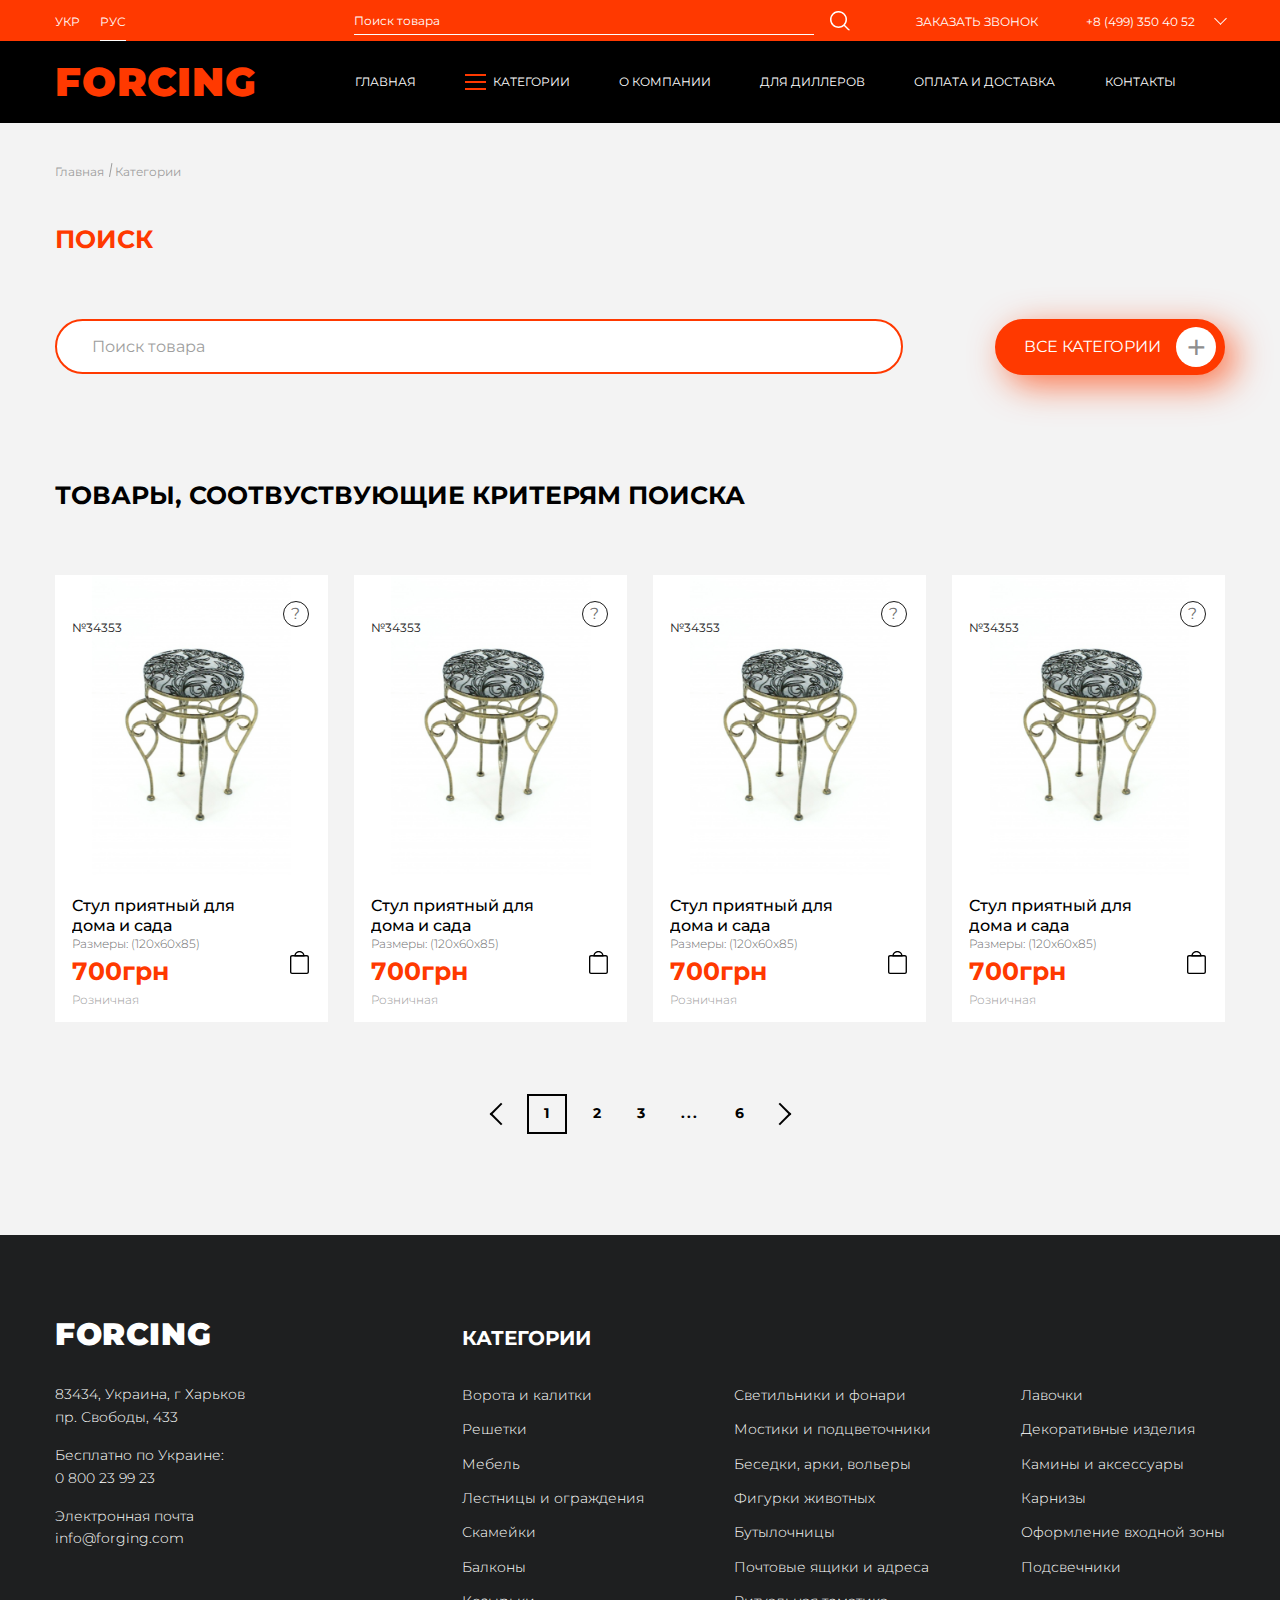
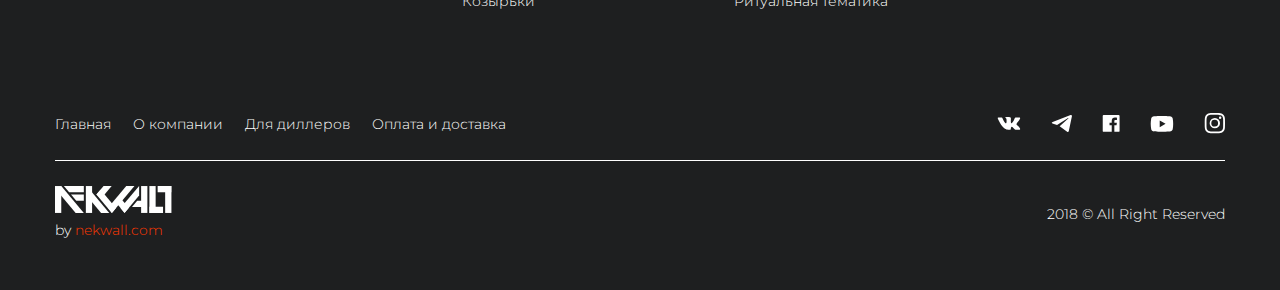
<file: search.html>
<!doctype html>
<html lang="ru">
<head>
    <meta charset="utf-8">
    <meta name="robots" content="noindex,nofollow">
    <meta name="theme-color" content="#ff3d00"/>
    <meta name="viewport" content="width=device-width, initial-scale=1, maximum-scale=1"/>
    <link rel="shortcut icon" href="img/16.png"/>
    <link rel="apple-touch-icon" href="img/60.png"/>
    <link rel="apple-touch-icon" sizes="76x76" href="img/76.png"/>
    <link rel="apple-touch-icon" sizes="120x120" href="img/120.png"/>
    <link rel="apple-touch-icon" sizes="152x152" href="img/152.png"/>
    <title>Forcing</title>
    <meta name="description" content="">
    <meta name="keywords" content="">
    <meta property="og:title" content=""/>
    <meta property="og:description" content=""/>
    <meta property="og:image" content="img/opengraph.png"/>
    <!--[if IE]>
    <script>
        document.createElement('header');
        document.createElement('nav');
        document.createElement('main');
        document.createElement('section');
        document.createElement('article');
        document.createElement('aside');
        document.createElement('footer');
    </script>
    <![endif]-->
    <link rel="stylesheet" href="css/main.css">
    <link href="https://fonts.googleapis.com/css?family=Montserrat:300,400,500,700,900" rel="stylesheet">
</head>
<body>

<div class="wrapper">

    <!--HEADER-->
    <header class="header">
        <div class="header-top">
            <div class="container">
                <div class="header-top-holder">
                    <div class="left">
                        <div class="select-language">
                            <span class="ukr">УКР</span>
                            <span class="rus active-language">РУС</span>
                        </div>
                    </div>
                    <div class="right">
                        <div class="form-holder">
                            <form>
                                <input type="search" placeholder="Поиск товара">
                                <a href="search.html">
                                    <svg xmlns="http://www.w3.org/2000/svg" xmlns:xlink="http://www.w3.org/1999/xlink"
    
                                         width="20" height="20" viewBox="0 0 20 20">
                                        <defs>
                                            <path id="7n07a"
                                                  d="M1160.5 26.5a7 7 0 1 0 0-14 7 7 0 0 0 0 14zm6.49-1.51L1172 30c-.67.67-1.33.67-2 0l-4.01-4.01a8.5 8.5 0 1 1 1-1z"/>
                                        </defs>
                                        <g>
                                            <g transform="translate(-1152 -11)">
                                                <g/>
                                                <g>
                                                    <use fill="#fff" xlink:href="#7n07a"/>
                                                </g>
                                            </g>
                                        </g>
                                    </svg>
                                </a>
                            </form>
                        </div>
                        <ul class="callback">
                            <li>
                                <a class="order-call" href="#">
                                    <svg xmlns="http://www.w3.org/2000/svg" xmlns:xlink="http://www.w3.org/1999/xlink"
                                         width="13" height="17" viewBox="0 0 13 17">
                                        <defs>
                                            <path id="4h0na"
                                                  d="M1227.03 24.03c-.8-.5-1.5-.7-2.3.2-1-.3-1.8-1.9-1.8-1.9s-.8-1.5-.4-2.6c1.2-.1 1.5-.7 1.5-1.7l.2-2.3c.1-.9-.4-1.7-1.3-1.7 0 0-3.4-.6-3.9 3.5-.1 1 0 3.2 1.2 5.9s2.9 3.9 3.8 4.5c3.5 2.2 5.3-.5 5.3-.5.5-.8.3-1.6-.5-2.1z"/>
                                            <path id="4h0nb" d="M1227.33 16.73c2 .6 3.1 2.7 2.5 4.7"/>
                                            <path id="4h0nc"
                                                  d="M1228.93 21.33l.4 1.5c0 .1.2.2.3.1l1.1-1.1c.1-.1.1-.3-.1-.3l-1.5-.5c-.1 0-.2.1-.2.3z"/>
                                        </defs>
                                        <g>
                                            <g transform="translate(-1218 -13)">
                                                <g>
                                                    <use fill="#fff" fill-opacity="0" stroke="#f2f2f2"
                                                         stroke-linecap="round"
                                                         stroke-linejoin="round" stroke-miterlimit="50" stroke-width="1.3"
                                                         xlink:href="#4h0na"/>
                                                </g>
                                                <g>
                                                    <g>
                                                        <use fill="#fff" fill-opacity="0" stroke="#f2f2f2"
                                                             stroke-linecap="round" stroke-linejoin="round"
                                                             stroke-miterlimit="50" stroke-width="1.3" xlink:href="#4h0nb"/>
                                                    </g>
                                                    <g>
                                                        <g>
                                                            <use fill="#fff" xlink:href="#4h0nc"/>
                                                        </g>
                                                    </g>
                                                </g>
                                            </g>
                                        </g>
                                    </svg>
                                    Заказать звонок</a>
                                <ul class="dropdown callbackForm">
                                    <li>
                                        <form class="callback-form">
                                            <div class="callback-form-holder">
                                                <input class="default-input" type="text" placeholder="Иван">
                                                <input class="default-input" type="tel" placeholder="Телефон">
                                                <textarea></textarea>
                                                <a href="#" class="button-default submit">ОТПРАВИТЬ</a>
                                            </div>
                                        </form>
                                    </li>
                                </ul>
                            </li>
                            <li><a class="tel" href="tel:+84993504052">+8 (499) 350 40 52</a></li>
                        </ul>
                    </div>
                </div>
            </div>
        </div>
        <div class="header-bottom">
            <div class="container">
                <div class="header-bottom-holder">
                    <div class="left">
                        <a href="/" class="logo">FORCING</a>
                    </div>
                    <div class="right">
                        <nav class="navbar">
                             <span class="hamburger">
                                    <div id="nav-icon">
                                        <span></span>
                                        <span></span>
                                        <span></span>
                                    </div>
                                </span>
                            <ul class="navbar-nav">
                                <li class="nav-item header-top" >
                                    <div class="header-top">
                                        <div class="header-top-holder">
                                            <div class="left">
                                                <div class="select-language">
                                                    <span class="ukr">УКР</span>
                                                    <span class="rus active-language">РУС</span>
                                                </div>
                                            </div>
                                            <div class="right">
                                                <div class="form-holder">
                                                    <form>
                                                        <input type="search" placeholder="Поиск товара">
                                                        <a href="search.html">
                                                            <svg xmlns="http://www.w3.org/2000/svg"
                                                                 xmlns:xlink="http://www.w3.org/1999/xlink"
    
                                                                 width="20" height="20" viewBox="0 0 20 20">
                                                                <defs>
                                                                    <path id="7n07a"
                                                                          d="M1160.5 26.5a7 7 0 1 0 0-14 7 7 0 0 0 0 14zm6.49-1.51L1172 30c-.67.67-1.33.67-2 0l-4.01-4.01a8.5 8.5 0 1 1 1-1z"/>
                                                                </defs>
                                                                <g>
                                                                    <g transform="translate(-1152 -11)">
                                                                        <g/>
                                                                        <g>
                                                                            <use fill="#fff" xlink:href="#7n07a"/>
                                                                        </g>
                                                                    </g>
                                                                </g>
                                                            </svg>
                                                        </a>
                                                    </form>
                                                </div>
                                                <ul class="callback">
                                                    <li>
                                                        <a class="order-call" href="#">
                                                            <svg xmlns="http://www.w3.org/2000/svg" xmlns:xlink="http://www.w3.org/1999/xlink"
                                                                 width="13" height="17" viewBox="0 0 13 17">
                                                                <defs>
                                                                    <path id="4h0na"
                                                                          d="M1227.03 24.03c-.8-.5-1.5-.7-2.3.2-1-.3-1.8-1.9-1.8-1.9s-.8-1.5-.4-2.6c1.2-.1 1.5-.7 1.5-1.7l.2-2.3c.1-.9-.4-1.7-1.3-1.7 0 0-3.4-.6-3.9 3.5-.1 1 0 3.2 1.2 5.9s2.9 3.9 3.8 4.5c3.5 2.2 5.3-.5 5.3-.5.5-.8.3-1.6-.5-2.1z"/>
                                                                    <path id="4h0nb" d="M1227.33 16.73c2 .6 3.1 2.7 2.5 4.7"/>
                                                                    <path id="4h0nc"
                                                                          d="M1228.93 21.33l.4 1.5c0 .1.2.2.3.1l1.1-1.1c.1-.1.1-.3-.1-.3l-1.5-.5c-.1 0-.2.1-.2.3z"/>
                                                                </defs>
                                                                <g>
                                                                    <g transform="translate(-1218 -13)">
                                                                        <g>
                                                                            <use fill="#fff" fill-opacity="0" stroke="#f2f2f2"
                                                                                 stroke-linecap="round"
                                                                                 stroke-linejoin="round" stroke-miterlimit="50" stroke-width="1.3"
                                                                                 xlink:href="#4h0na"/>
                                                                        </g>
                                                                        <g>
                                                                            <g>
                                                                                <use fill="#fff" fill-opacity="0" stroke="#f2f2f2"
                                                                                     stroke-linecap="round" stroke-linejoin="round"
                                                                                     stroke-miterlimit="50" stroke-width="1.3" xlink:href="#4h0nb"/>
                                                                            </g>
                                                                            <g>
                                                                                <g>
                                                                                    <use fill="#fff" xlink:href="#4h0nc"/>
                                                                                </g>
                                                                            </g>
                                                                        </g>
                                                                    </g>
                                                                </g>
                                                            </svg>
                                                            Заказать звонок</a>
                                                        <ul class="dropdown callbackForm">
                                                            <li>
                                                                <form class="callback-form">
                                                                    <div class="callback-form-holder">
                                                                        <input class="default-input" type="text" placeholder="Иван">
                                                                        <input class="default-input" type="tel" placeholder="Телефон">
                                                                        <textarea></textarea>
                                                                        <a href="#" class="button-default submit">ОТПРАВИТЬ</a>
                                                                    </div>
                                                                </form>
                                                            </li>
                                                        </ul>
                                                    </li>
                                                    <li><a class="tel" href="tel:+84993504052">+8 (499) 350 40 52</a></li>
                                                </ul>
                                            </div>
                                        </div>
                                    </div>
                                </li>
                                <li class="nav-item"><a href="/index.html">ГЛАВНАЯ</a></li>
                                <li class="nav-item category">
                                    <div class="menu-icon">
                                        <span></span>
                                        <span></span>
                                        <span></span>
                                    </div>
                                    <a href="/categories.html">КАТЕГОРИИ</a>
                                    <ul class="dropdown">
                                        <div class="container">
                                            <li>
                                                <ul class="download">
                                                    <li>
                                                        <a href="#" download>
                                                            <svg xmlns="http://www.w3.org/2000/svg"
                                                                 xmlns:xlink="http://www.w3.org/1999/xlink" width="46"
                                                                 height="42" viewBox="0 0 46 42">
                                                                <defs>
                                                                    <path id="no4wa"
                                                                          d="M419.32 197.57a3.07 3.07 0 0 1-3.06 3.05h-25.98a3.07 3.07 0 0 1-3.05-3.05v-10.7a3.07 3.07 0 0 1 3.05-3.06h25.98a3.07 3.07 0 0 1 3.06 3.06zm-16.81 7.64c0 .76-.61 1.53-1.53 1.53h-22.92c-.77 0-1.53-.61-1.53-1.53v-35.15c0-.77.61-1.53 1.53-1.53h15.28v7.64a3.07 3.07 0 0 0 3.06 3.06h6.11v3.05h-12.23a4.5 4.5 0 0 0-4.58 4.59v10.7a4.5 4.5 0 0 0 4.58 4.58h12.23zm-7.64-35.92l7.18 8.4h-5.65c-.77 0-1.53-.76-1.53-1.52zm21.4 13h-12.23v-4.6L394.87 167h-16.81a3.07 3.07 0 0 0-3.06 3.06v35.15a3.07 3.07 0 0 0 3.06 3.05h22.92a3.07 3.07 0 0 0 3.06-3.05v-3.06h12.22a4.5 4.5 0 0 0 4.59-4.58v-10.7a4.5 4.5 0 0 0-4.59-4.59z"/>
                                                                    <path id="no4wb"
                                                                          d="M410.15 191.45v-3.05h6.11v-1.53h-7.64v10.7h1.53v-4.59h4.59v-1.53z"/>
                                                                    <path id="no4wc"
                                                                          d="M394.87 191.45h-3.06v-3.05h3.06c.92 0 1.53.6 1.53 1.52s-.61 1.53-1.53 1.53zm0-4.58h-4.59v10.7h1.53v-4.59h3.06a3.07 3.07 0 0 0 3.05-3.06 3.07 3.07 0 0 0-3.05-3.05z"/>
                                                                    <path id="no4wd"
                                                                          d="M405.57 194.51c0 .92-.61 1.53-1.53 1.53h-3.06v-7.64h3.06c.92 0 1.53.6 1.53 1.52zm-1.53-7.64h-4.59v10.7h4.59a3.07 3.07 0 0 0 3.05-3.06v-4.59a3.07 3.07 0 0 0-3.05-3.05z"/>
                                                                </defs>
                                                                <g>
                                                                    <g transform="translate(-375 -167)">
                                                                        <g>
                                                                            <use fill="#ff3d00" xlink:href="#no4wa"/>
                                                                        </g>
                                                                        <g>
                                                                            <use fill="#ff3d00" xlink:href="#no4wb"/>
                                                                        </g>
                                                                        <g>
                                                                            <use fill="#ff3d00" xlink:href="#no4wc"/>
                                                                        </g>
                                                                        <g>
                                                                            <use fill="#ff3d00" xlink:href="#no4wd"/>
                                                                        </g>
                                                                    </g>
                                                                </g>
                                                            </svg>
                                                            <span>Скачать каталог</span>
                                                        </a>
                                                    </li>
                                                    <li>
                                                        <a href="#" download>
                                                            <svg xmlns="http://www.w3.org/2000/svg"
                                                                 xmlns:xlink="http://www.w3.org/1999/xlink" width="46"
                                                                 height="41" viewBox="0 0 46 41">
                                                                <defs>
                                                                    <path id="b2usa"
                                                                          d="M418.79 266.2a3.03 3.03 0 0 1-3.02 3.02H390.1a3.03 3.03 0 0 1-3.02-3.02v-10.57a3.03 3.03 0 0 1 3.02-3.02h25.67a3.03 3.03 0 0 1 3.02 3.02zm-16.61 7.55c0 .75-.6 1.5-1.51 1.5h-22.65c-.76 0-1.51-.6-1.51-1.5v-34.73c0-.76.6-1.51 1.51-1.51h15.1v7.55a3.03 3.03 0 0 0 3.02 3.02h6.04v3.02H390.1a4.45 4.45 0 0 0-4.53 4.53v10.57a4.45 4.45 0 0 0 4.53 4.53h12.08zm-7.55-35.49l7.1 8.3h-5.6c-.75 0-1.5-.75-1.5-1.5zm21.14 12.84h-12.08v-4.53L394.63 236h-16.61a3.03 3.03 0 0 0-3.02 3.02v34.73a3.03 3.03 0 0 0 3.02 3.02h22.65a3.03 3.03 0 0 0 3.02-3.02v-3.02h12.08a4.45 4.45 0 0 0 4.52-4.53v-10.57a4.45 4.45 0 0 0-4.52-4.53z"/>
                                                                    <path id="b2usb"
                                                                          d="M393.12 260.91l-3.02-5.28h1.5l2.27 3.92 2.27-3.92h1.5l-3.01 5.28 3.02 5.29h-1.51l-2.27-3.93-2.26 3.93h-1.51z"/>
                                                                    <path id="b2usc"
                                                                          d="M406.7 264.69v1.5h-7.54v-10.56h1.5v9.06z"/>
                                                                    <path id="b2usd"
                                                                          d="M411.24 255.63a3.03 3.03 0 0 0-3.02 3.02 3.03 3.03 0 0 0 3.02 3.02h1.5c.91 0 1.52.6 1.52 1.5 0 .91-.6 1.52-1.51 1.52h-1.51c-.91 0-1.51-.76-1.51-1.51h-1.51a3.03 3.03 0 0 0 3.02 3.02h1.5a3.03 3.03 0 0 0 3.03-3.02 3.03 3.03 0 0 0-3.02-3.02h-1.51c-.91 0-1.51-.6-1.51-1.51 0-.9.6-1.51 1.5-1.51h1.52c.9 0 1.5.75 1.5 1.5h1.52a3.03 3.03 0 0 0-3.02-3.01z"/>
                                                                </defs>
                                                                <g>
                                                                    <g transform="translate(-375 -236)">
                                                                        <g>
                                                                            <use fill="#ff3d00" xlink:href="#b2usa"/>
                                                                        </g>
                                                                        <g>
                                                                            <use fill="#ff3d00" xlink:href="#b2usb"/>
                                                                        </g>
                                                                        <g>
                                                                            <use fill="#ff3d00" xlink:href="#b2usc"/>
                                                                        </g>
                                                                        <g>
                                                                            <use fill="#ff3d00" xlink:href="#b2usd"/>
                                                                        </g>
                                                                    </g>
                                                                </g>
                                                            </svg>
                                                            <span>Скачать прайс-лист</span>
                                                        </a>
                                                    </li>
                                                </ul>
                                            </li>
                                            <li>
                                                <ul class="categories-list">
                                                    <li><a href="#">Ворота и калитки</a></li>
                                                    <li><a href="#">Решетки</a></li>
                                                    <li><a href="#">Мебель</a></li>
                                                    <li><a href="#">Лестницы и ограждения</a></li>
                                                    <li><a href="#">Скамейки</a></li>
                                                    <li><a href="#">Балконы</a></li>
                                                    <li><a href="#">Козырьки</a></li>
                                                </ul>
                                            </li>
                                            <li>
                                                <ul class="categories-list">
                                                    <li><a href="#">Светильники и фонари</a></li>
                                                    <li><a href="#">Мостики и подцветочники</a></li>
                                                    <li><a href="#">Беседки, арки, вольеры</a></li>
                                                    <li><a href="#">Фигурки животных</a></li>
                                                    <li><a href="#">Бутылочницы</a></li>
                                                    <li><a href="#">Почтовые ящики и адреса</a></li>
                                                    <li><a href="#">Ритуальная тематика</a></li>
                                                </ul>
                                            </li>
                                            <li>
                                                <ul class="categories-list">
                                                    <li><a href="#">Лавочки</a></li>
                                                    <li><a href="#">Декоративные изделия</a></li>
                                                    <li><a href="#">Камины и аксессуары</a></li>
                                                    <li><a href="#">Карнизы</a></li>
                                                    <li><a href="#">Оформление входной зоны</a></li>
                                                    <li><a href="#">Подсвечники</a></li>
                                                </ul>
                                            </li>
                                        </div>
                                    </ul>
                                </li>
                                <li class="nav-item"><a href="/about-company.html">О КОМПАНИИ</a></li>
                                <li class="nav-item"><a href="/for-dealers.html">ДЛЯ ДИЛЛЕРОВ</a></li>
                                <li class="nav-item"><a href="/payment-and-delivery.html">ОПЛАТА И ДОСТАВКА</a></li>
                                <li class="nav-item"><a href="/contacts.html">КОНТАКТЫ</a></li>
                                <li class="nav-item">
                                    <div class="bug">
                                        <a href="/basket.html">
                                            <svg xmlns="http://www.w3.org/2000/svg" xmlns:xlink="http://www.w3.org/1999/xlink"
                                                 width="19" height="23" viewBox="0 0 19 23">
                                                <defs>
                                                    <path id="f65fa"
                                                          d="M1536.59 86.97c0 .38-.3.68-.68.68h-14.88a.67.67 0 0 1-.68-.68V72.1c0-.38.3-.68.68-.68h14.88c.38 0 .68.3.68.68zm-15.56-16.91c-1.12 0-2.03.9-2.03 2.03v14.88c0 1.12.9 2.03 2.03 2.03h14.88c1.12 0 2.03-.9 2.03-2.03V72.1c0-1.12-.9-2.03-2.03-2.03z"/>
                                                    <path id="f65fb"
                                                          d="M1524.82 70.06h7.3c-.36-1.7-2.05-2.7-3.65-2.7s-3.29 1-3.65 2.7zm8.72 1.35h-10.14v-.67c0-2.93 2.64-4.74 5.07-4.74 2.44 0 5.07 1.81 5.07 4.74z"/>
                                                </defs>
                                                <g>
                                                    <g transform="translate(-1519 -66)">
                                                        <g>
                                                            <g>
                                                                <use fill="#fff" xlink:href="#f65fa"/>
                                                            </g>
                                                        </g>
                                                        <g>
                                                            <g>
                                                                <use fill="#fff" xlink:href="#f65fb"/>
                                                            </g>
                                                        </g>
                                                    </g>
                                                </g>
                                            </svg>
                                        </a>
                                    </div>
                                </li>
                            </ul>
                        </nav>
                    </div>
                    <div class="bug">
                        <a href="/basket.html">
                            <svg xmlns="http://www.w3.org/2000/svg" xmlns:xlink="http://www.w3.org/1999/xlink"
                                 width="19" height="23" viewBox="0 0 19 23">
                                <defs>
                                    <path id="f65fa"
                                          d="M1536.59 86.97c0 .38-.3.68-.68.68h-14.88a.67.67 0 0 1-.68-.68V72.1c0-.38.3-.68.68-.68h14.88c.38 0 .68.3.68.68zm-15.56-16.91c-1.12 0-2.03.9-2.03 2.03v14.88c0 1.12.9 2.03 2.03 2.03h14.88c1.12 0 2.03-.9 2.03-2.03V72.1c0-1.12-.9-2.03-2.03-2.03z"/>
                                    <path id="f65fb"
                                          d="M1524.82 70.06h7.3c-.36-1.7-2.05-2.7-3.65-2.7s-3.29 1-3.65 2.7zm8.72 1.35h-10.14v-.67c0-2.93 2.64-4.74 5.07-4.74 2.44 0 5.07 1.81 5.07 4.74z"/>
                                </defs>
                                <g>
                                    <g transform="translate(-1519 -66)">
                                        <g>
                                            <g>
                                                <use fill="#fff" xlink:href="#f65fa"/>
                                            </g>
                                        </g>
                                        <g>
                                            <g>
                                                <use fill="#fff" xlink:href="#f65fb"/>
                                            </g>
                                        </g>
                                    </g>
                                </g>
                            </svg>
                        </a>
                    </div>
                </div>
            </div>
        </div>
    
        <!-- The Modal -->
        <div class="modal callbackModal">
    
            <!-- Modal content -->
            <div class="modal-content">
                <span class="close">&times;</span>
                <p>Ваша заявка была успешно отправлена!</p>
            </div>
    
        </div>
    </header>

    <!--CONTENT-->
    <main id="search-page">

        <!--breadcrumbs-->
        <div class="container">
            <div class="breadcrumbs">
                <ul>
                    <li><a href="index.html">Главная</a></li>
                    <li><a href="catecories,html">Категории</a></li>
                </ul>
            </div>
        </div>

        <!--section search -->
        <section class="section-search">
            <div class="container">
                <h2 class="section-title">ПОИСК</h2>
                <div class="search-holder">
                    <div class="search">
                        <input type="search" placeholder="Поиск товара">
                    </div>
                    <div id="btnShow" class="categories-btn button-default">
                        <span id="iconBtn" class="icon-btn">+</span>
                        <span>ВСЕ КАТЕГОРИИ</span>
                        <ul id="scrolList" class="scroll-list">
                            <li><a href="#">Ворота и калитки</a></li>
                            <li><a href="#">Решетки</a></li>
                            <li><a href="#">Мебель</a></li>
                            <li><a href="#">Лестницы и ограждения</a></li>
                            <li><a href="#">Скамейки</a></li>
                            <li><a href="#">Балконы</a></li>
                            <li><a href="#">Козырьки</a></li>
                            <li><a href="#">Светильники и фонари</a></li>
                            <li><a href="#">Мостики и подцветочники</a></li>
                            <li><a href="#">Беседки, арки, вольеры</a></li>
                            <li><a href="#">Фигурки животных</a></li>
                            <li><a href="#">Бутылочницы</a></li>
                            <li><a href="#">Почтовые ящики и адреса</a></li>
                            <li><a href="#">Ритуальная тематика</a></li>
                            <li><a href="#">Лавочки</a></li>
                            <li><a href="#">Декоративные изделия</a></li>
                            <li><a href="#">Камины и аксессуары</a></li>
                            <li><a href="#">Карнизы</a></li>
                            <li><a href="#">Оформление входной зоны</a></li>
                            <li><a href="#">Подсвечники</a></li>
                        </ul>
                    </div>
                </div>
            </div>
        </section>

        <!--similar products-->
        <section class="section-similar-products">
            <div class="container">
                <h3 class="section-title black">ТОВАРЫ, СООТВУСТВУЮЩИЕ КРИТЕРЯМ ПОИСКА</h3>
                <div class="similar-products-holder">
                    <div class="card">
                        <a href="product-page.html" class="product-detailed"></a>
                        <div class="card-image">
                            <img src="img/background/example-img.png" alt="product" class="product-image">
                        </div>
                        <div class="card-description">
                            <h2 class="product-title">Cтул приятный для дома и сада</h2>
                            <span class="product-size">Размеры: (120х60х85)</span>
                            <div class="product-price">
                                <span class="price-in-offer">700грн</span>
                                <span class="type-of-sale">Розничная</span>
                            </div>
                        </div>
                        <span class="product-article">№34353</span>
                        <span href="#" class="add-to-bug">
                                <svg xmlns="http://www.w3.org/2000/svg" xmlns:xlink="http://www.w3.org/1999/xlink"
                                     width="19" height="23" viewBox="0 0 19 23">
                                    <defs>
                                        <path id="f65fa"
                                              d="M1536.59 86.97c0 .38-.3.68-.68.68h-14.88a.67.67 0 0 1-.68-.68V72.1c0-.38.3-.68.68-.68h14.88c.38 0 .68.3.68.68zm-15.56-16.91c-1.12 0-2.03.9-2.03 2.03v14.88c0 1.12.9 2.03 2.03 2.03h14.88c1.12 0 2.03-.9 2.03-2.03V72.1c0-1.12-.9-2.03-2.03-2.03z"/>
                                        <path id="f65fb"
                                              d="M1524.82 70.06h7.3c-.36-1.7-2.05-2.7-3.65-2.7s-3.29 1-3.65 2.7zm8.72 1.35h-10.14v-.67c0-2.93 2.64-4.74 5.07-4.74 2.44 0 5.07 1.81 5.07 4.74z"/>
                                    </defs>
                                    <g>
                                        <g transform="translate(-1519 -66)">
                                            <g>
                                                <g>
                                                    <use fill="#fff" xlink:href="#f65fa"/>
                                                </g>
                                            </g>
                                            <g>
                                                <g>
                                                    <use fill="#fff" xlink:href="#f65fb"/>
                                                </g>
                                            </g>
                                        </g>
                                    </g>
                                </svg>
                            </span>
                        <span href="#" class="more-info">?</span>
                        <div class="special-offer">
                            <span>При заказе от 3 шт действует оптовая цена - 560грн</span>
                        </div>
                    </div>
                    <div class="card">
                        <a href="product-page.html" class="product-detailed"></a>
                        <div class="card-image">
                            <img src="img/background/example-img.png" alt="product" class="product-image">
                        </div>
                        <div class="card-description">
                            <h2 class="product-title">Cтул приятный для дома и сада</h2>
                            <span class="product-size">Размеры: (120х60х85)</span>
                            <div class="product-price">
                                <span class="price-in-offer">700грн</span>
                                <span class="type-of-sale">Розничная</span>
                            </div>
                        </div>
                        <span class="product-article">№34353</span>
                        <span href="#" class="add-to-bug">
                                <svg xmlns="http://www.w3.org/2000/svg" xmlns:xlink="http://www.w3.org/1999/xlink"
                                     width="19" height="23" viewBox="0 0 19 23">
                                    <defs>
                                        <path id="f65fa"
                                              d="M1536.59 86.97c0 .38-.3.68-.68.68h-14.88a.67.67 0 0 1-.68-.68V72.1c0-.38.3-.68.68-.68h14.88c.38 0 .68.3.68.68zm-15.56-16.91c-1.12 0-2.03.9-2.03 2.03v14.88c0 1.12.9 2.03 2.03 2.03h14.88c1.12 0 2.03-.9 2.03-2.03V72.1c0-1.12-.9-2.03-2.03-2.03z"/>
                                        <path id="f65fb"
                                              d="M1524.82 70.06h7.3c-.36-1.7-2.05-2.7-3.65-2.7s-3.29 1-3.65 2.7zm8.72 1.35h-10.14v-.67c0-2.93 2.64-4.74 5.07-4.74 2.44 0 5.07 1.81 5.07 4.74z"/>
                                    </defs>
                                    <g>
                                        <g transform="translate(-1519 -66)">
                                            <g>
                                                <g>
                                                    <use fill="#fff" xlink:href="#f65fa"/>
                                                </g>
                                            </g>
                                            <g>
                                                <g>
                                                    <use fill="#fff" xlink:href="#f65fb"/>
                                                </g>
                                            </g>
                                        </g>
                                    </g>
                                </svg>
                            </span>
                        <span href="#" class="more-info">?</span>
                        <div class="special-offer">
                            <span>При заказе от 3 шт действует оптовая цена - 560грн</span>
                        </div>
                    </div>
                    <div class="card">
                        <a href="product-page.html" class="product-detailed"></a>
                        <div class="card-image">
                            <img src="img/background/example-img.png" alt="product" class="product-image">
                        </div>
                        <div class="card-description">
                            <h2 class="product-title">Cтул приятный для дома и сада</h2>
                            <span class="product-size">Размеры: (120х60х85)</span>
                            <div class="product-price">
                                <span class="price-in-offer">700грн</span>
                                <span class="type-of-sale">Розничная</span>
                            </div>
                        </div>
                        <span class="product-article">№34353</span>
                        <span href="#" class="add-to-bug">
                                <svg xmlns="http://www.w3.org/2000/svg" xmlns:xlink="http://www.w3.org/1999/xlink"
                                     width="19" height="23" viewBox="0 0 19 23">
                                    <defs>
                                        <path id="f65fa"
                                              d="M1536.59 86.97c0 .38-.3.68-.68.68h-14.88a.67.67 0 0 1-.68-.68V72.1c0-.38.3-.68.68-.68h14.88c.38 0 .68.3.68.68zm-15.56-16.91c-1.12 0-2.03.9-2.03 2.03v14.88c0 1.12.9 2.03 2.03 2.03h14.88c1.12 0 2.03-.9 2.03-2.03V72.1c0-1.12-.9-2.03-2.03-2.03z"/>
                                        <path id="f65fb"
                                              d="M1524.82 70.06h7.3c-.36-1.7-2.05-2.7-3.65-2.7s-3.29 1-3.65 2.7zm8.72 1.35h-10.14v-.67c0-2.93 2.64-4.74 5.07-4.74 2.44 0 5.07 1.81 5.07 4.74z"/>
                                    </defs>
                                    <g>
                                        <g transform="translate(-1519 -66)">
                                            <g>
                                                <g>
                                                    <use fill="#fff" xlink:href="#f65fa"/>
                                                </g>
                                            </g>
                                            <g>
                                                <g>
                                                    <use fill="#fff" xlink:href="#f65fb"/>
                                                </g>
                                            </g>
                                        </g>
                                    </g>
                                </svg>
                            </span>
                        <span href="#" class="more-info">?</span>
                        <div class="special-offer">
                            <span>При заказе от 3 шт действует оптовая цена - 560грн</span>
                        </div>
                    </div>
                    <div class="card">
                        <a href="product-page.html" class="product-detailed"></a>
                        <div class="card-image">
                            <img src="img/background/example-img.png" alt="product" class="product-image">
                        </div>
                        <div class="card-description">
                            <h2 class="product-title">Cтул приятный для дома и сада</h2>
                            <span class="product-size">Размеры: (120х60х85)</span>
                            <div class="product-price">
                                <span class="price-in-offer">700грн</span>
                                <span class="type-of-sale">Розничная</span>
                            </div>
                        </div>
                        <span class="product-article">№34353</span>
                        <span href="#" class="add-to-bug">
                                <svg xmlns="http://www.w3.org/2000/svg" xmlns:xlink="http://www.w3.org/1999/xlink"
                                     width="19" height="23" viewBox="0 0 19 23">
                                    <defs>
                                        <path id="f65fa"
                                              d="M1536.59 86.97c0 .38-.3.68-.68.68h-14.88a.67.67 0 0 1-.68-.68V72.1c0-.38.3-.68.68-.68h14.88c.38 0 .68.3.68.68zm-15.56-16.91c-1.12 0-2.03.9-2.03 2.03v14.88c0 1.12.9 2.03 2.03 2.03h14.88c1.12 0 2.03-.9 2.03-2.03V72.1c0-1.12-.9-2.03-2.03-2.03z"/>
                                        <path id="f65fb"
                                              d="M1524.82 70.06h7.3c-.36-1.7-2.05-2.7-3.65-2.7s-3.29 1-3.65 2.7zm8.72 1.35h-10.14v-.67c0-2.93 2.64-4.74 5.07-4.74 2.44 0 5.07 1.81 5.07 4.74z"/>
                                    </defs>
                                    <g>
                                        <g transform="translate(-1519 -66)">
                                            <g>
                                                <g>
                                                    <use fill="#fff" xlink:href="#f65fa"/>
                                                </g>
                                            </g>
                                            <g>
                                                <g>
                                                    <use fill="#fff" xlink:href="#f65fb"/>
                                                </g>
                                            </g>
                                        </g>
                                    </g>
                                </svg>
                            </span>
                        <span href="#" class="more-info">?</span>
                        <div class="special-offer">
                            <span>При заказе от 3 шт действует оптовая цена - 560грн</span>
                        </div>
                    </div>
                    <!--include pagination-->
                    <div class="pagin">
                        <ul>
                            <li class="left-arrow"></li>
                            <li class="active">1</li>
                            <li><a href="#">2</a></li>
                            <li><a href="#">3</a></li>
                            <li class="dots">...</li>
                            <li><a href="#">6</a></li>
                            <li class="right-arrow"><a href="#"></a></li>
                        </ul>
                    </div>
                </div>
            </div>
        </section>
    </main>

    <!--FOOTER-->
    <footer class="footer">
        <div class="container">
            <div class="footer-holder">
                <div class="footer-top">
                    <div class="left">
                        <a href="/" class="footer-logo">Forcing</a>
                        <ul class="contact-area">
                            <li>
                                <span>83434, Украина, г Харьков</span>
                                <span>пр. Свободы, 433</span>
                            </li>
                            <li>
                                <a href="tel:0800239923">
                                    <span>Бесплатно по Украине:</span>
                                    <span>0 800 23 99 23</span>
                                </a>
                            </li>
                            <li>
                                <a href="mailto:">
                                    <span>Электронная почта</span>
                                    <span>info@forging.com</span>
                                </a>
                            </li>
                        </ul>
                    </div>
                    <div class="right">
                        <h2 class="category-title">КАТЕГОРИИ</h2>
                        <div class="categories">
                            <ul class="categories-list">
                                <li><a href="#">Ворота и калитки</a></li>
                                <li><a href="#">Решетки</a></li>
                                <li><a href="#">Мебель</a></li>
                                <li><a href="#">Лестницы и ограждения</a></li>
                                <li><a href="#">Скамейки</a></li>
                                <li><a href="#">Балконы</a></li>
                                <li><a href="#">Козырьки</a></li>
                            </ul>
                            <ul class="categories-list">
                                <li><a href="#">Светильники и фонари</a></li>
                                <li><a href="#">Мостики и подцветочники</a></li>
                                <li><a href="#">Беседки, арки, вольеры</a></li>
                                <li><a href="#">Фигурки животных</a></li>
                                <li><a href="#">Бутылочницы</a></li>
                                <li><a href="#">Почтовые ящики и адреса</a></li>
                                <li><a href="#">Ритуальная тематика</a></li>
                            </ul>
                            <ul class="categories-list">
                                <li><a href="#">Лавочки</a></li>
                                <li><a href="#">Декоративные изделия</a></li>
                                <li><a href="#">Камины и аксессуары</a></li>
                                <li><a href="#">Карнизы</a></li>
                                <li><a href="#">Оформление входной зоны</a></li>
                                <li><a href="#">Подсвечники</a></li>
                            </ul>
                        </div>
                    </div>
                </div>
                <div class="footer-bottom">
                    <div class="top">
                        <nav>
                            <ul class="footer-nav">
                                <li><a href="/index.html">Главная</a></li>
                                <li><a href="/about-company.html">О компании</a></li>
                                <li><a href="/for-dealers.html">Для диллеров</a></li>
                                <li><a href="/payment-and-delivery.html">Оплата и доставка</a></li>
                            </ul>
                        </nav>
                        <ul class="socials">
                            <li><a href="#" target="_blank">
                                <svg xmlns="http://www.w3.org/2000/svg" xmlns:xlink="http://www.w3.org/1999/xlink"
                                     width="24" height="13" viewBox="0 0 24 13">
                                    <defs>
                                        <path id="5ia2a"
                                              d="M1333.67 4613.73h1.35s.4-.05.61-.27c.2-.2.2-.59.2-.59s-.03-1.8.8-2.07c.84-.26 1.9 1.74 3.01 2.51.86.6 1.5.47 1.5.47l3-.04s1.58-.1.84-1.34c-.06-.1-.42-.91-2.22-2.58-1.88-1.74-1.63-1.46.63-4.48 1.38-1.84 1.94-2.96 1.76-3.44-.16-.45-1.18-.33-1.18-.33l-3.37.02s-.26-.02-.44.09-.3.36-.3.36-.53 1.44-1.24 2.64c-1.52 2.56-2.12 2.7-2.36 2.53-.57-.37-.42-1.48-.42-2.28 0-2.47.38-3.5-.73-3.77a6.18 6.18 0 0 0-1.58-.16c-1.2-.01-2.22.01-2.8.3-.38.18-.67.6-.5.63.22.02.73.13 1 .5.34.47.33 1.53.33 1.53s.2 2.91-.46 3.27c-.47.25-1.08-.26-2.43-2.57-.69-1.18-1.2-2.5-1.2-2.5s-.1-.24-.29-.38a1.48 1.48 0 0 0-.52-.21l-3.21.03s-.48.01-.65.22c-.15.18-.01.58-.01.58s2.51 5.88 5.36 8.84c2.6 2.71 5.57 2.54 5.57 2.54l-.05-.05z"/>
                                    </defs>
                                    <g>
                                        <g transform="translate(-1322 -4601)">
                                            <use fill="#fff" xlink:href="#5ia2a"/>
                                        </g>
                                    </g>
                                </svg>
                            </a></li>
                            <li><a href="#" target="_blank">
                                <svg xmlns="http://www.w3.org/2000/svg" xmlns:xlink="http://www.w3.org/1999/xlink"
                                     width="21" height="17" viewBox="0 0 21 17">
                                    <defs>
                                        <path id="o6bha"
                                              d="M1383.65 4610.19l7.48 5.53c.86.47 1.48.23 1.69-.8l3.05-14.36c.31-1.25-.48-1.82-1.3-1.45l-17.9 6.9c-1.22.5-1.21 1.18-.22 1.48l4.6 1.44 10.63-6.71c.5-.3.96-.14.58.2"/>
                                    </defs>
                                    <g>
                                        <g transform="translate(-1375 -4599)">
                                            <use fill="#fff" xlink:href="#o6bha"/>
                                        </g>
                                    </g>
                                </svg>
                            </a></li>
                            <li><a href="#" target="_blank">
                                <svg xmlns="http://www.w3.org/2000/svg" xmlns:xlink="http://www.w3.org/1999/xlink"
                                     width="18" height="17" viewBox="0 0 18 17">
                                    <defs>
                                        <path id="gtoca"
                                              d="M1442.64 4599h-14.98a.93.93 0 0 0-.93.93v14.98c0 .51.41.93.93.93h8.06v-6.52h-2.2v-2.54h2.2v-1.88c0-2.17 1.33-3.36 3.27-3.36.93 0 1.73.07 1.96.1v2.28h-1.35c-1.05 0-1.25.5-1.25 1.24v1.62h2.51l-.33 2.55h-2.18v6.5h4.29c.51 0 .93-.4.93-.92v-14.98a.93.93 0 0 0-.93-.93"/>
                                    </defs>
                                    <g>
                                        <g transform="translate(-1426 -4599)">
                                            <use fill="#fff" xlink:href="#gtoca"/>
                                        </g>
                                    </g>
                                </svg>
                            </a></li>
                            <li><a href="#" target="_blank">
                                <svg xmlns="http://www.w3.org/2000/svg" xmlns:xlink="http://www.w3.org/1999/xlink"
                                     width="24" height="16" viewBox="0 0 24 16">
                                    <defs>
                                        <path id="7msla"
                                              d="M1482.71 4611.21v-6.73l5.86 3.37zm13-8.79c-.27-.95-1.01-1.69-1.96-1.95-1.75-.47-8.8-.47-8.8-.47s-7.01-.01-8.78.47c-.95.26-1.69 1-1.95 1.95-.33 1.8-.5 3.61-.5 5.43 0 1.82.17 3.63.5 5.41.26.95 1 1.69 1.95 1.95 1.75.47 8.79.47 8.79.47s7.02 0 8.79-.47c.95-.26 1.69-1 1.95-1.95.32-1.78.48-3.6.47-5.4.01-1.83-.14-3.65-.47-5.44z"/>
                                    </defs>
                                    <g>
                                        <g transform="translate(-1473 -4600)">
                                            <use fill="#fff" xlink:href="#7msla"/>
                                        </g>
                                    </g>
                                </svg>
                            </a></li>
                            <li><a href="#" target="_blank">
                                <svg xmlns="http://www.w3.org/2000/svg" xmlns:xlink="http://www.w3.org/1999/xlink"
                                     width="21" height="21" viewBox="0 0 21 21">
                                    <defs>
                                        <path id="t0u0a"
                                              d="M1542.27 4600.51a1.22 1.22 0 1 0 0 2.43 1.22 1.22 0 0 0 0-2.43zm-5.4 10a3.38 3.38 0 1 1 0-6.75 3.38 3.38 0 0 1 0 6.75zm0-8.58a5.2 5.2 0 1 0 0 10.4 5.2 5.2 0 0 0 0-10.4zm0-3.1c2.7 0 3.02 0 4.09.05.99.05 1.52.21 1.88.35.48.19.81.4 1.17.76.35.36.57.7.76 1.17.13.35.3.9.34 1.88a71 71 0 0 1 .06 4.1c0 2.7 0 3.02-.06 4.1a5.7 5.7 0 0 1-.35 1.87c-.2.48-.4.81-.76 1.17-.36.35-.7.57-1.17.76-.35.14-.9.3-1.89.35-1.07.04-1.39.05-4.1.05s-3.03 0-4.1-.06a5.75 5.75 0 0 1-1.9-.35c-.47-.2-.8-.4-1.16-.76-.35-.36-.58-.7-.76-1.17-.14-.35-.3-.9-.35-1.89-.04-1.06-.06-1.39-.06-4.09s.02-3.03.06-4.1c.05-1 .21-1.54.35-1.89a3 3 0 0 1 .76-1.17 3 3 0 0 1 1.17-.75c.35-.14.88-.31 1.87-.36 1.08-.04 1.4-.05 4.1-.05l.04.02zm0-1.83c-2.76 0-3.1.01-4.18.06a7.47 7.47 0 0 0-2.46.47c-.67.26-1.24.6-1.8 1.17a4.95 4.95 0 0 0-1.17 1.8 7.45 7.45 0 0 0-.47 2.46 70.63 70.63 0 0 0-.06 4.18c0 2.75.01 3.1.06 4.17.05 1.08.22 1.82.47 2.46.26.67.6 1.24 1.17 1.8.56.56 1.13.91 1.8 1.17.64.25 1.38.42 2.46.47 1.08.05 1.42.06 4.17.06 2.76 0 3.1-.01 4.18-.06a7.5 7.5 0 0 0 2.46-.47c.67-.26 1.24-.6 1.8-1.17.56-.56.91-1.13 1.17-1.8.25-.64.42-1.38.47-2.46.05-1.08.06-1.42.06-4.17 0-2.76-.01-3.1-.06-4.18a7.5 7.5 0 0 0-.47-2.46 4.97 4.97 0 0 0-1.17-1.8 4.94 4.94 0 0 0-1.8-1.17 7.46 7.46 0 0 0-2.46-.47 70.63 70.63 0 0 0-4.18-.06z"/>
                                    </defs>
                                    <g>
                                        <g transform="translate(-1526 -4597)">
                                            <use fill="#fff" xlink:href="#t0u0a"/>
                                        </g>
                                    </g>
                                </svg>
                            </a></li>
                        </ul>
                    </div>
                    <div class="bottom">
                        <a href="http://nekwall.com/en/" target="_blank" class="product-company">
                            <svg xmlns="http://www.w3.org/2000/svg" xmlns:xlink="http://www.w3.org/1999/xlink" width="117"
                                 height="27" viewBox="0 0 117 27">
                                <defs>
                                    <path id="9205a" d="M378 4701.94v-26.9h6.27v26.9z"/>
                                    <path id="9205b" d="M488.16 4701.95v-26.93h6.27v26.93z"/>
                                    <path id="9205c" d="M472.38 4701.95v-26.9h6.26v26.9z"/>
                                    <path id="9205d" d="M464.11 4701.94v-26.9h6.27v26.9z"/>
                                    <path id="9205e" d="M480.64 4681.27V4675h13.67v6.27z"/>
                                    <path id="9205f" d="M472.38 4702v-6.27h13.67v6.27z"/>
                                    <path id="9205g" d="M408.84 4701.94v-26.9h6.26v26.9z"/>
                                    <path id="9205h" d="M406.84 4701.94h-8.18l-19.2-22.88 4.81-4.03z"/>
                                    <path id="9205i" d="M432.25 4701.94h-8.14l-15.01-17.84 4.8-4.03z"/>
                                    <path id="9205j" d="M438.92 4697.09l-4.05 4.85-15.46-18.36 4.2-4.76z"/>
                                    <path id="9205k" d="M451.84 4696.77l-4.23 5.08-8.24-9.79 4.8-4.03z"/>
                                    <path id="9205l" d="M426.57 4675.04h8.1l-10.46 12.57-4.8-4.03z"/>
                                    <path id="9205m" d="M449.26 4675.03h8.17l-22.56 26.9-3.82-5.2z"/>
                                    <path id="9205n" d="M462.11 4675.03v9.4l-14.57 17.5-4.07-5z"/>
                                    <path id="9205o" d="M406.84 4681.3h-14.7l-5.28-6.27h19.98z"/>
                                    <path id="9205p" d="M406.84 4689.85h-7.54l-5.28-6.27h12.82z"/>
                                    <path id="9205q" d="M467.77 4689.85h-7.57l-5.22 6.26h12.79z"/>
                                </defs>
                                <g>
                                    <g transform="translate(-378 -4675)">
                                        <use fill="#fff" xlink:href="#9205a"/>
                                    </g>
                                    <g transform="translate(-378 -4675)">
                                        <use fill="#fff" xlink:href="#9205b"/>
                                    </g>
                                    <g transform="translate(-378 -4675)">
                                        <use fill="#fff" xlink:href="#9205c"/>
                                    </g>
                                    <g transform="translate(-378 -4675)">
                                        <use fill="#fff" xlink:href="#9205d"/>
                                    </g>
                                    <g transform="translate(-378 -4675)">
                                        <use fill="#fff" xlink:href="#9205e"/>
                                    </g>
                                    <g transform="translate(-378 -4675)">
                                        <use fill="#fff" xlink:href="#9205f"/>
                                    </g>
                                    <g transform="translate(-378 -4675)">
                                        <use fill="#fff" xlink:href="#9205g"/>
                                    </g>
                                    <g transform="translate(-378 -4675)">
                                        <use fill="#fff" xlink:href="#9205h"/>
                                    </g>
                                    <g transform="translate(-378 -4675)">
                                        <use fill="#fff" xlink:href="#9205i"/>
                                    </g>
                                    <g transform="translate(-378 -4675)">
                                        <use fill="#fff" xlink:href="#9205j"/>
                                    </g>
                                    <g transform="translate(-378 -4675)">
                                        <use fill="#fff" xlink:href="#9205k"/>
                                    </g>
                                    <g transform="translate(-378 -4675)">
                                        <use fill="#fff" xlink:href="#9205l"/>
                                    </g>
                                    <g transform="translate(-378 -4675)">
                                        <use fill="#fff" xlink:href="#9205m"/>
                                    </g>
                                    <g transform="translate(-378 -4675)">
                                        <use fill="#fff" xlink:href="#9205n"/>
                                    </g>
                                    <g transform="translate(-378 -4675)">
                                        <use fill="#fff" xlink:href="#9205o"/>
                                    </g>
                                    <g transform="translate(-378 -4675)">
                                        <use fill="#fff" xlink:href="#9205p"/>
                                    </g>
                                    <g transform="translate(-378 -4675)">
                                        <use fill="#fff" xlink:href="#9205q"/>
                                    </g>
                                </g>
                            </svg>
                            <p>by <span>nekwall.com</span></p>
                        </a>
                        <span class="copy">2018 &copy; All Right Reserved</span>
                    </div>
                </div>
            </div>
        </div>
    </footer>

</div>

<!--SCRIPTS-->
<script src="js/main.js"></script>
</body>
</html>
</file>
